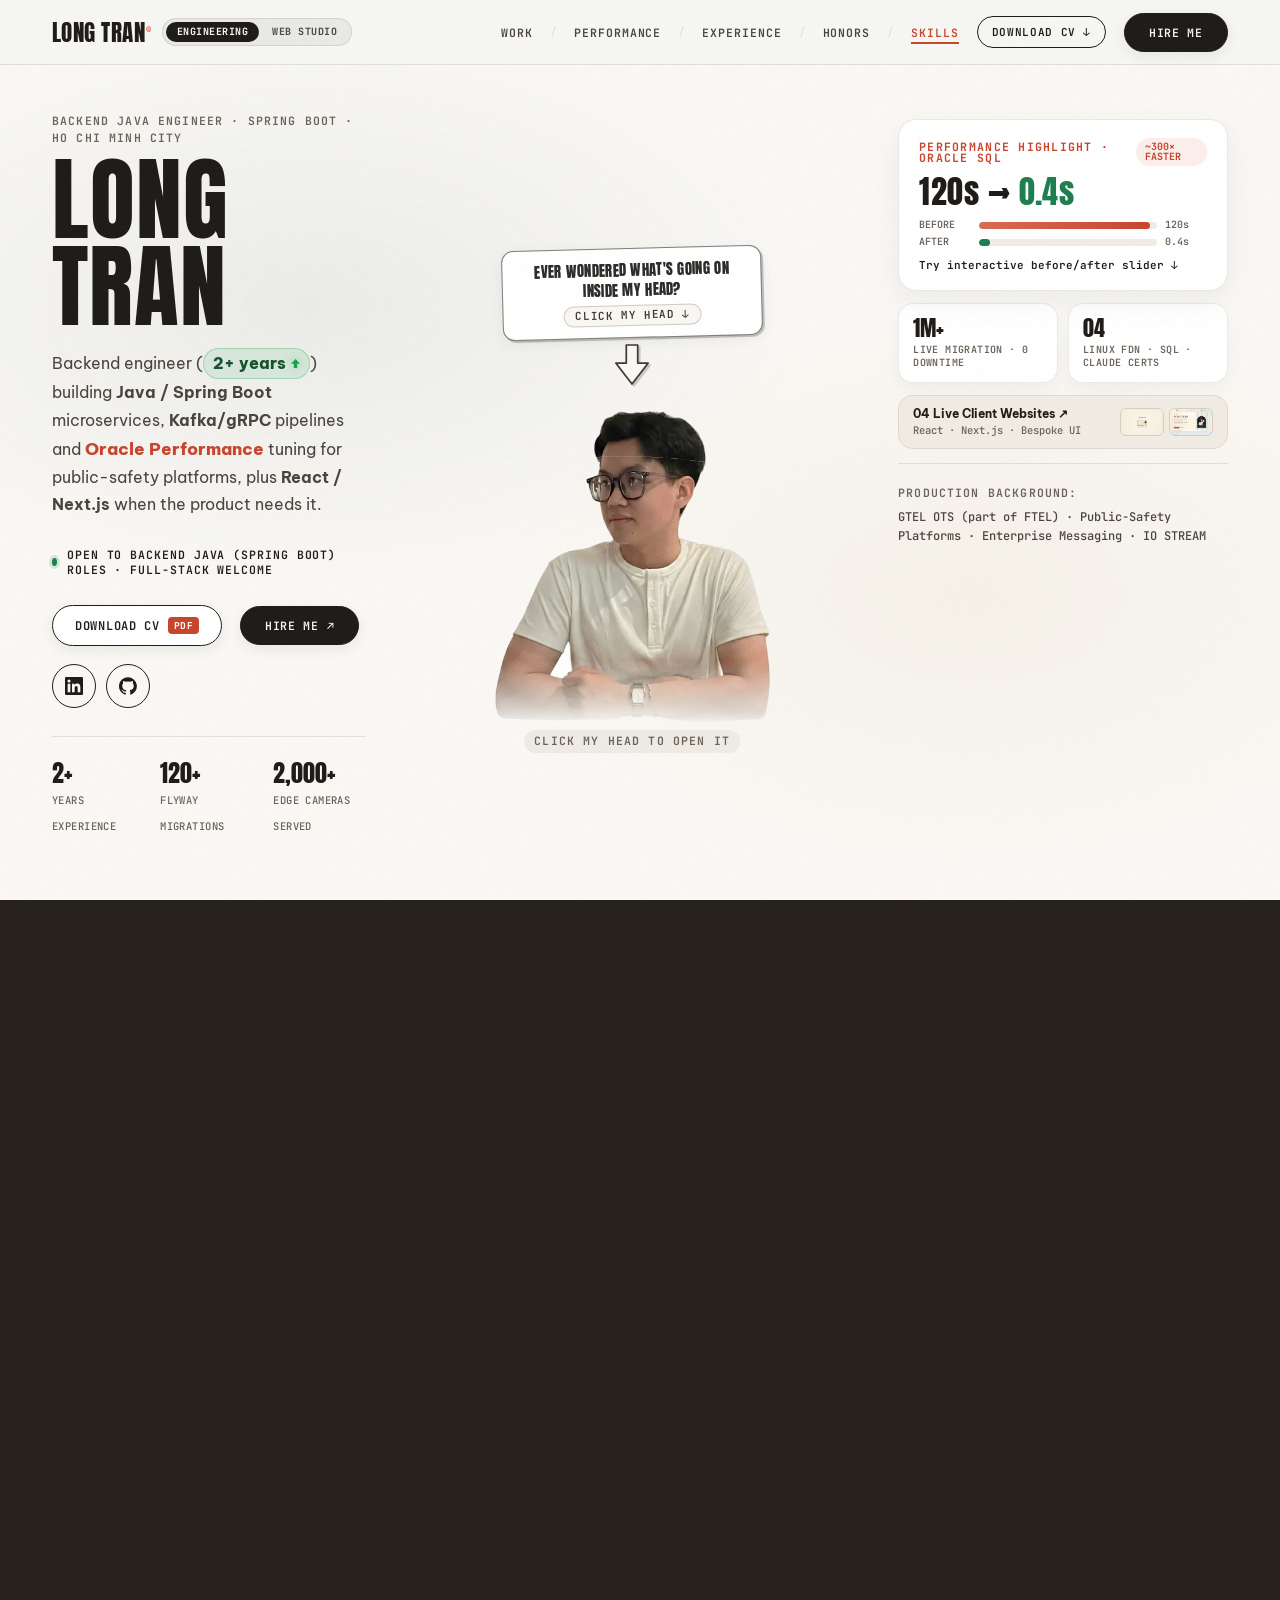
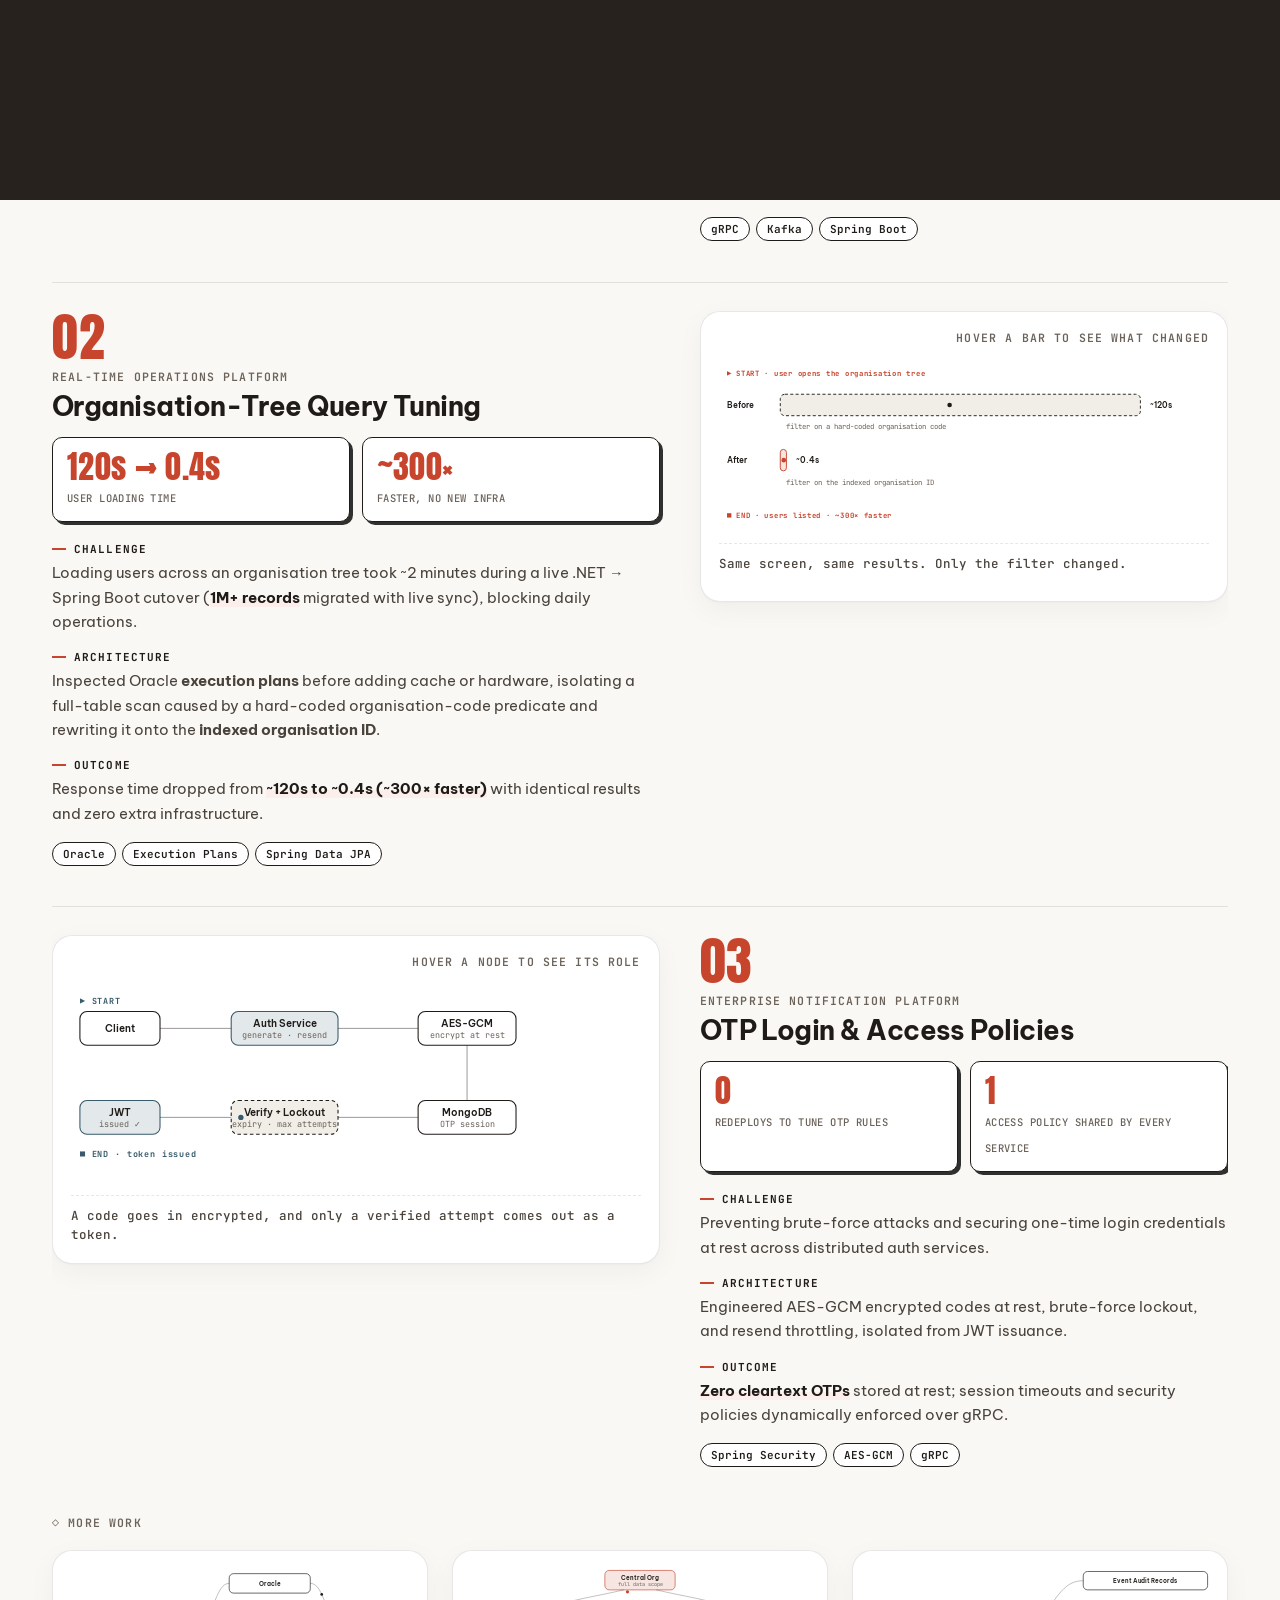
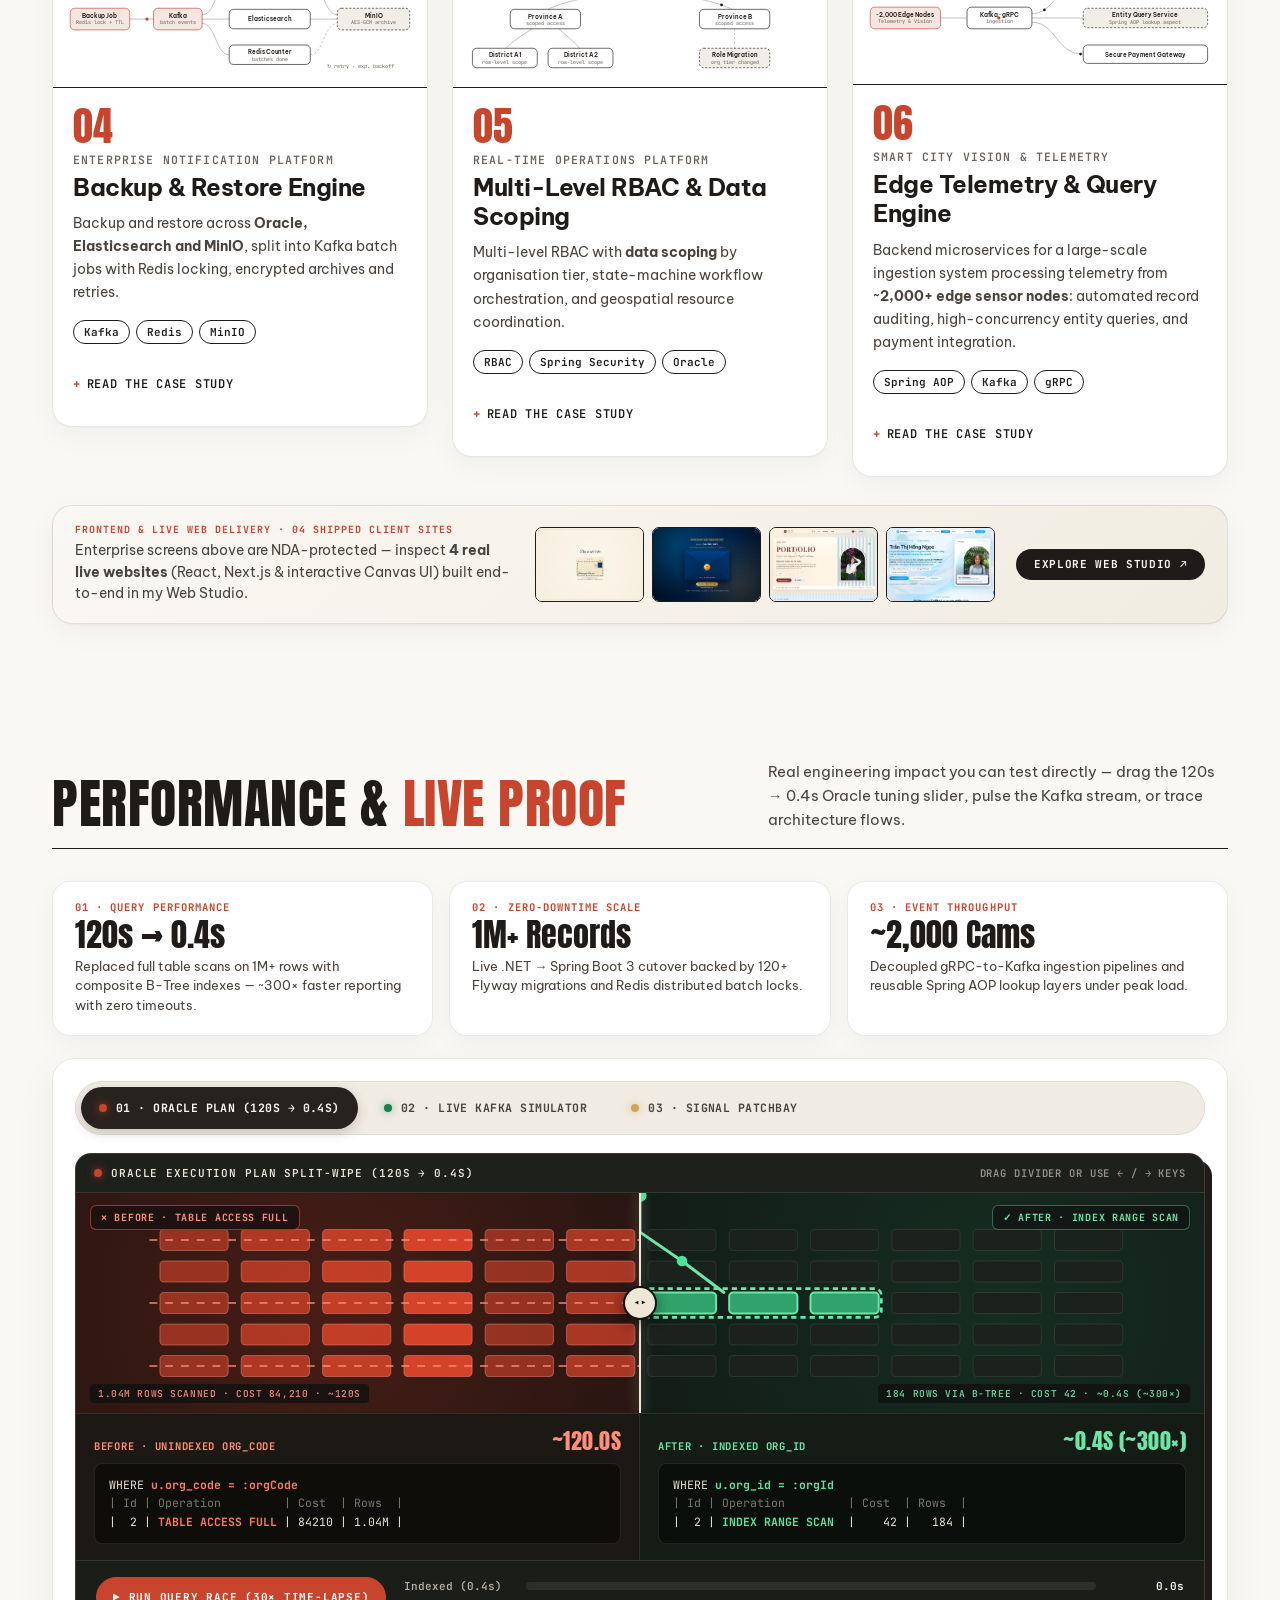
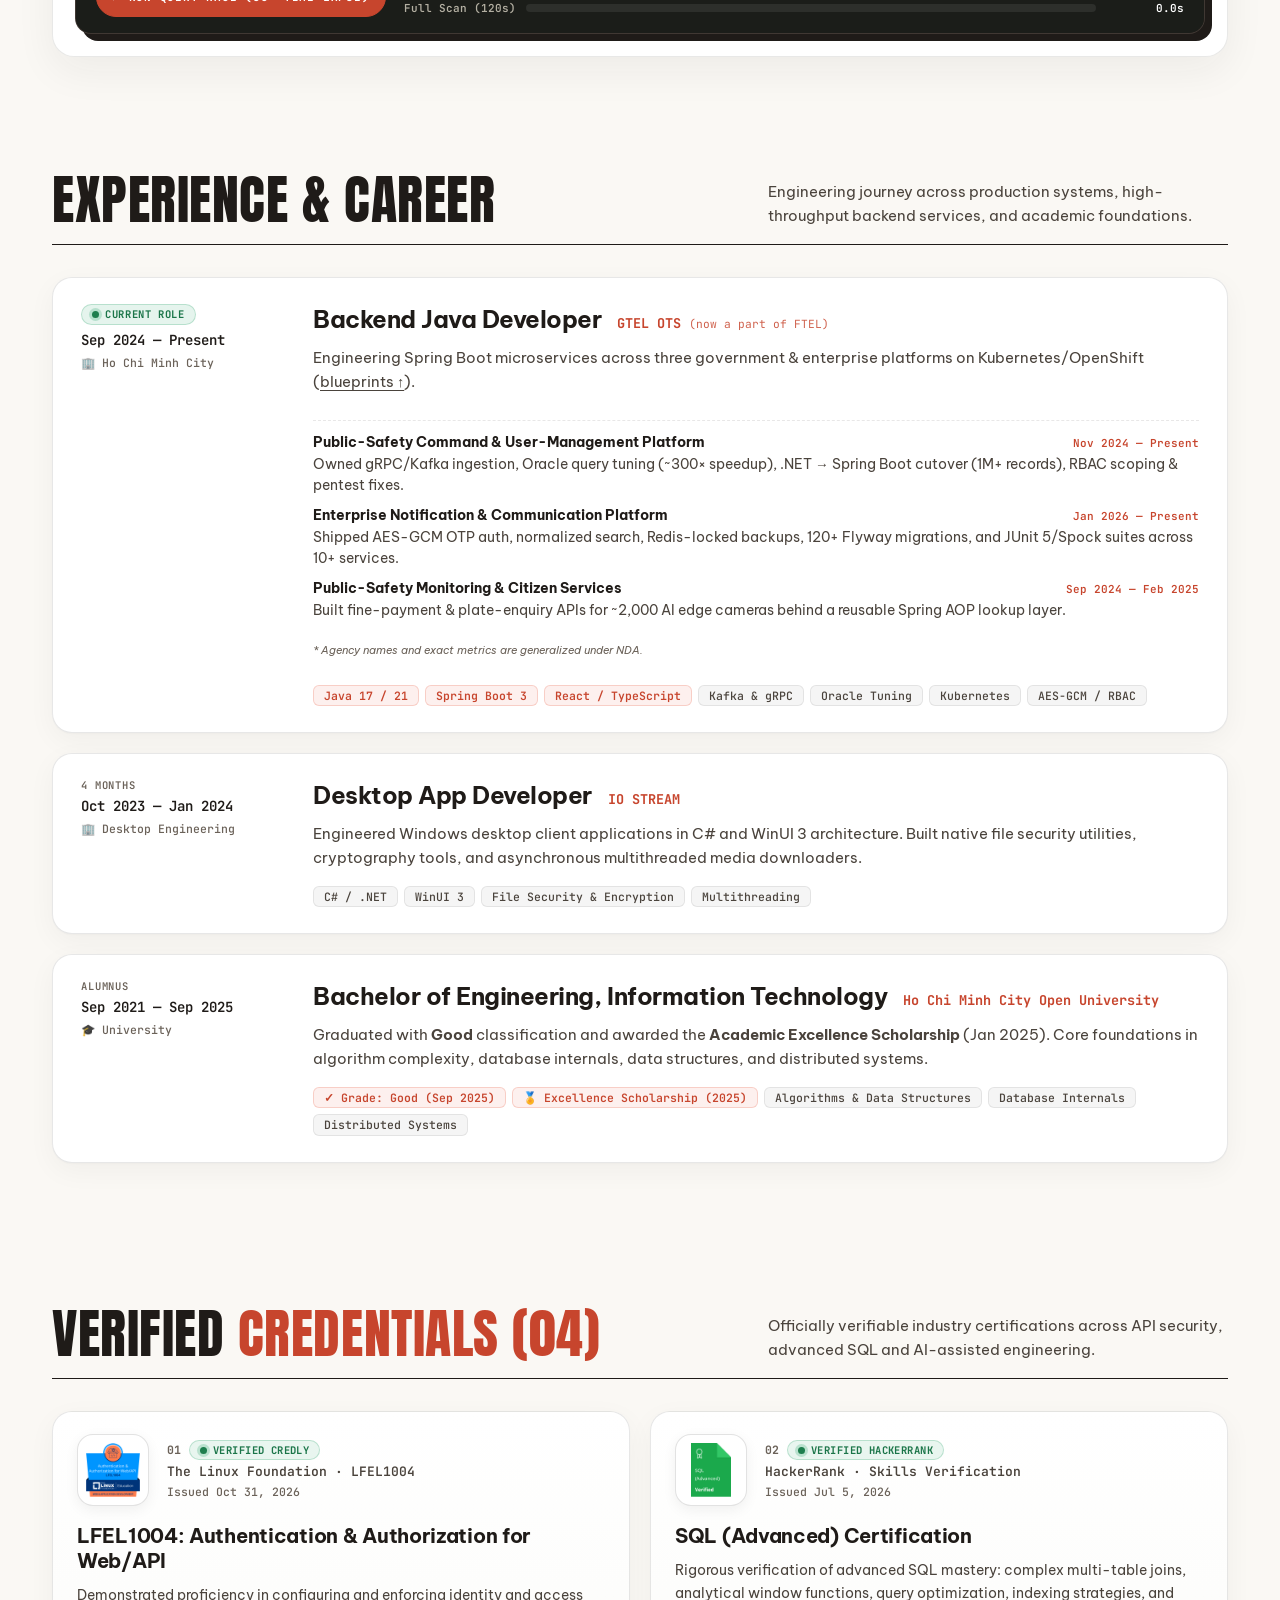
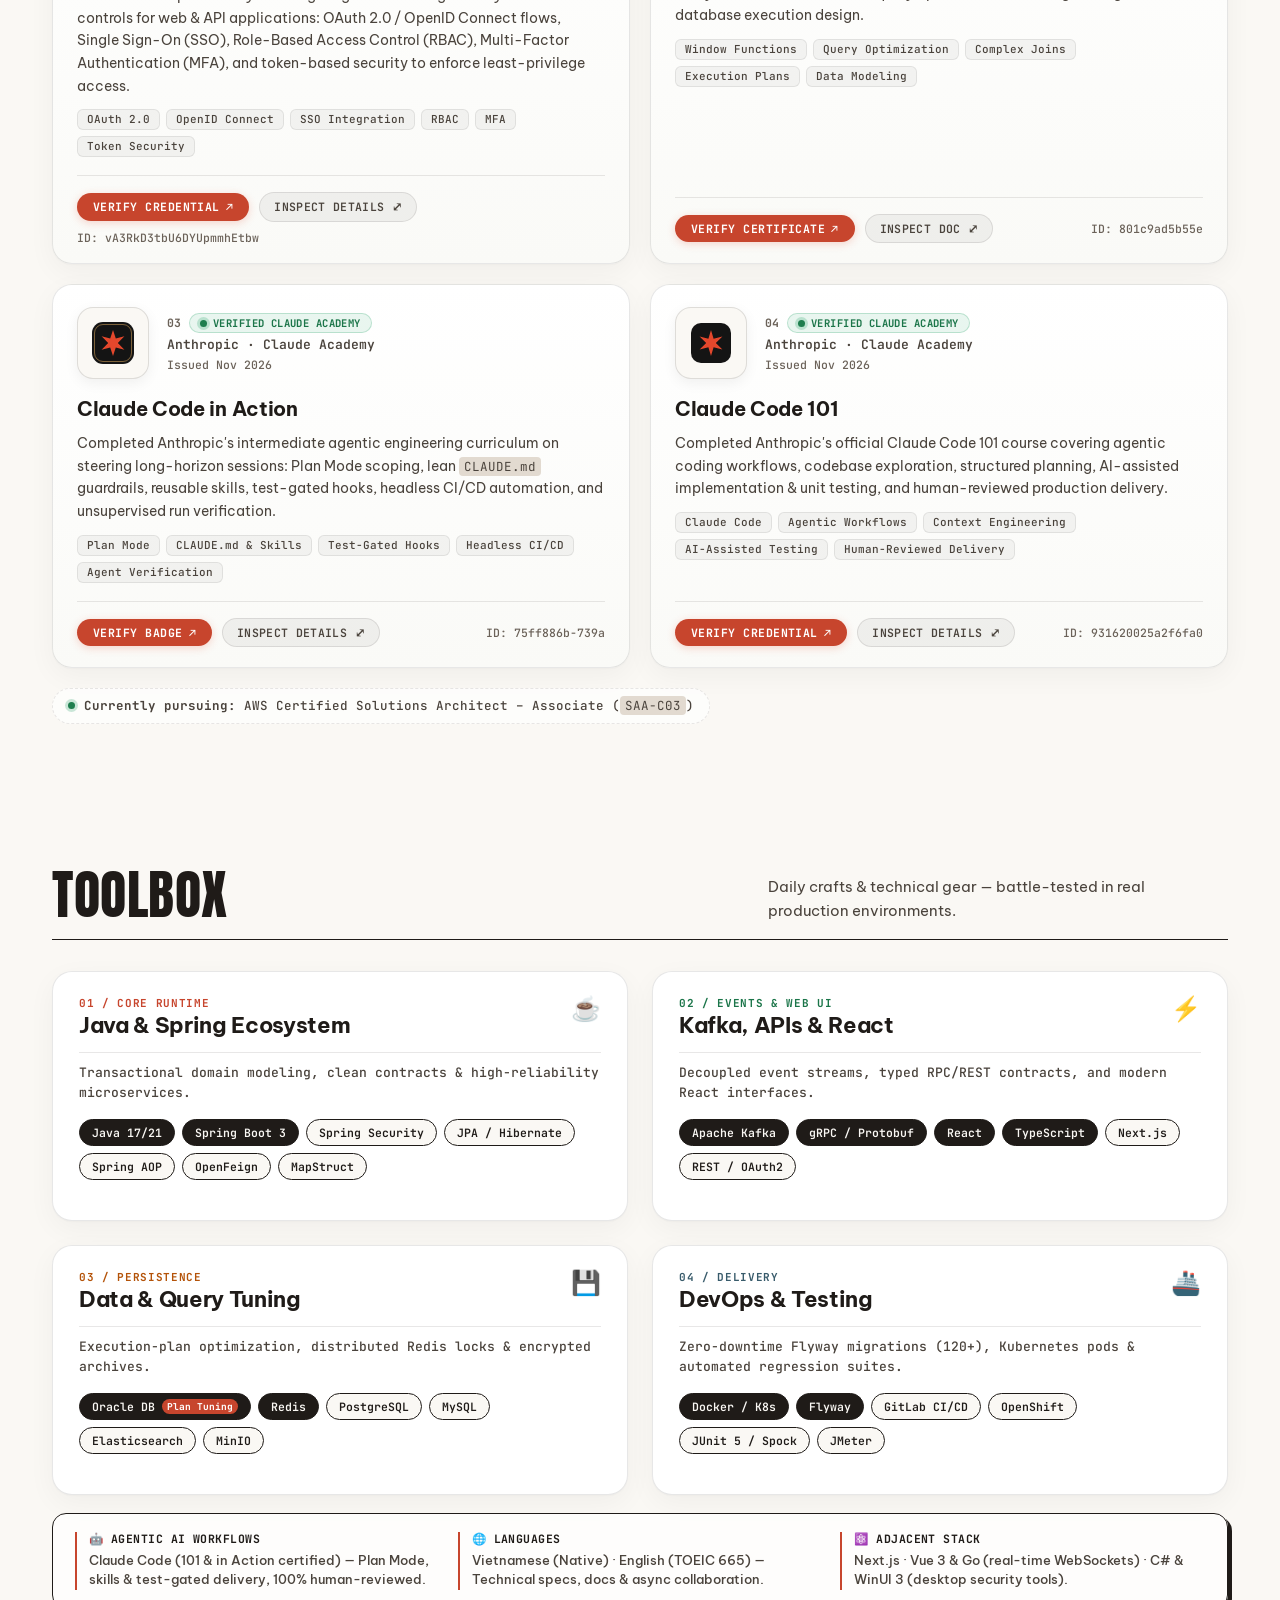
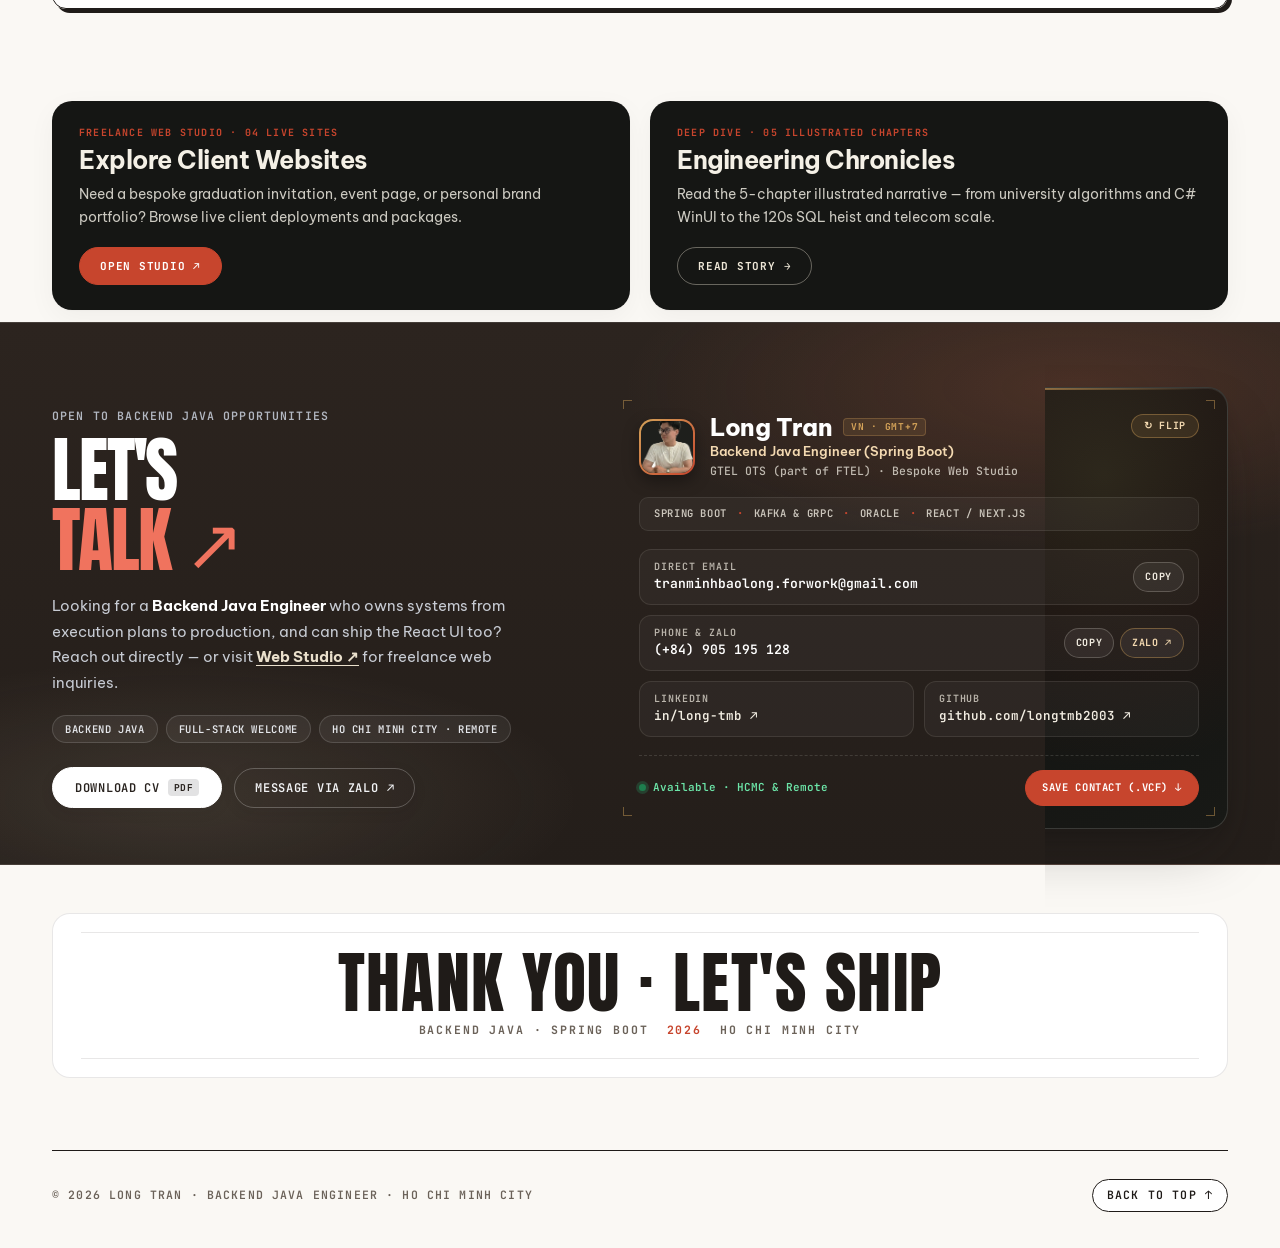
<file: index.html>
<!DOCTYPE html>
<html lang="en">
<head>
<meta charset="UTF-8">
<meta name="viewport" content="width=device-width, initial-scale=1.0">
<link rel="icon" type="image/svg+xml" href="assets/favicon.svg">
<meta name="description" content="Long Tran — Backend Java Engineer (Spring Boot). Microservices, Kafka, gRPC and Oracle performance tuning for high-reliability platforms, plus React/TypeScript when the product needs it.">
<meta property="og:title" content="Long Tran — Backend Java Engineer (Spring Boot · Kafka)">
<meta property="og:description" content="Backend Java Engineer: Spring Boot microservices, Kafka, gRPC and Oracle performance tuning, plus React/TypeScript when needed.">
<meta property="og:type" content="website">
<meta property="og:url" content="https://longtmb2003.github.io/">
<meta property="og:image" content="https://longtmb2003.github.io/assets/og-preview.png">
<meta property="og:image:width" content="1200">
<meta property="og:image:height" content="630">
<meta property="og:image:alt" content="Long Tran — Backend Java Engineer (Spring Boot · Kafka)">
<meta name="twitter:card" content="summary_large_image">
<meta name="twitter:title" content="Long Tran — Backend Java Engineer (Spring Boot · Kafka)">
<meta name="twitter:description" content="Backend Java Engineer: Spring Boot microservices, Kafka, gRPC and Oracle performance tuning, plus React/TypeScript when needed.">
<meta name="twitter:image" content="https://longtmb2003.github.io/assets/og-preview.png">
<link rel="canonical" href="https://longtmb2003.github.io/">
<meta name="theme-color" content="#FBF8F3">
<title>Long Tran — Backend Java Engineer (Spring Boot · Kafka)</title>
<link rel="preconnect" href="https://fonts.googleapis.com">
<link rel="preconnect" href="https://fonts.gstatic.com" crossorigin>
<link href="https://fonts.googleapis.com/css2?family=Anton&family=Be+Vietnam+Pro:wght@400;500;600;700;800&family=JetBrains+Mono:wght@400;500;600;700&family=Caveat:wght@600&display=swap" rel="stylesheet">
<script type="application/ld+json">
{
  "@context": "https://schema.org",
  "@type": "Person",
  "name": "Long Tran",
  "jobTitle": "Backend Java Engineer (Spring Boot)",
  "url": "https://longtmb2003.github.io/",
  "image": "https://longtmb2003.github.io/assets/long.png",
  "email": "mailto:tranminhbaolong.forwork@gmail.com",
  "telephone": "+84905195128",
  "address": { "@type": "PostalAddress", "addressLocality": "Ho Chi Minh City", "addressCountry": "VN" },
  "sameAs": [
    "https://www.linkedin.com/in/long-tmb",
    "https://github.com/longtmb2003"
  ],
  "knowsAbout": ["Java", "Spring Boot", "React", "TypeScript", "Apache Kafka", "gRPC", "Oracle Database", "Kubernetes"]
}
</script>
<link rel="stylesheet" href="assets/styles.css">
</head>
<body>
<a class="access-skip" href="#work">Skip to selected work</a>

<header class="topbar">
  <div class="top-progress-bar" id="topProgressBar"></div>
  <div class="wrap">
    <div class="logo-block">
      <a class="logo" href="#about">Long Tran<sup>©</sup></a>
      <div class="mode-switch" role="navigation" aria-label="Portfolio mode">
        <a class="mode-pill active" href="index.html" aria-current="page">Engineering</a>
        <a class="mode-pill" href="studio.html">Web Studio</a>
      </div>
    </div>

    <nav class="nav" aria-label="Primary navigation">
      <a href="#work">Work</a>
      <span class="nav-dot" aria-hidden="true">/</span>
      <a href="#lab">Performance</a>
      <span class="nav-dot" aria-hidden="true">/</span>
      <a href="#experience">Experience</a>
      <span class="nav-dot" aria-hidden="true">/</span>
      <a href="#achievements">Honors</a>
      <span class="nav-dot" aria-hidden="true">/</span>
      <a href="#skills">Skills</a>
    </nav>



    <a class="btn-cv-top" href="assets/CV_LongTran_BackendJavaDeveloper.pdf" target="_blank" rel="noopener noreferrer" download="CV_LongTran_BackendJavaDeveloper.pdf" title="Download CV (PDF)">Download CV ↓</a>
    <details class="mobile-index">
      <summary>Menu <span aria-hidden="true">+</span></summary>
      <nav aria-label="Page index">
        <a href="#about"><span>01</span> Meet Long</a>
        <a href="#work"><span>02</span> Enterprise Systems</a>
        <a href="#lab"><span>03</span> Interactive Lab</a>
        <a href="#experience"><span>04</span> Experience &amp; Degree</a>
        <a href="#achievements"><span>05</span> Certifications</a>
        <a href="#skills"><span>06</span> Tech Toolbox</a>
        <a href="studio.html"><span>07</span> Web Studio (Freelance) →</a>
        <a href="story.html"><span>08</span> Career Chronicles →</a>
        <a href="#contact"><span>09</span> Business Card &amp; Contact ↗</a>
      </nav>
    </details>
    <a class="hire" href="#contact">Hire Me</a>
  </div>
</header>

<main>

<div class="wrap">

<!-- HERO SECTION: INSIDE MY HEAD & EDITORIAL MANIFESTO -->
<section id="about" class="hero">
  <div class="hero-grid">
    <!-- LEFT: INTRO / POLAROID SCRAP CARD -->
    <div class="hero-left" id="heroLeft">
      <div class="intro-card" id="introCard">
        <p class="label">Backend Java Engineer · Spring Boot · Ho Chi Minh City</p>
        <h1 class="display">Long<br>Tran</h1>
        <p class="hero-desc">Backend engineer (<span class="lvl-up-stat"><strong>2+ years</strong><span class="lvl-up-arrow" aria-hidden="true" title="Leveling up"><svg viewBox="0 0 12 12" width="11" height="11"><path d="M6 1.2L10.8 6.4H7.8V10.8H4.2V6.4H1.2L6 1.2Z" fill="currentColor"/></svg></span></span>) building <strong>Java / Spring Boot</strong> microservices, <strong>Kafka/gRPC</strong> pipelines and <span class="perf-emphasis">Oracle Performance</span> tuning for public-safety platforms, plus <strong>React / Next.js</strong> when the product needs it.</p>
        <div class="avail">Open to Backend Java (Spring Boot) roles · Full-stack welcome</div>
        <div class="hero-actions">
          <a class="cv-cta" href="assets/CV_LongTran_BackendJavaDeveloper.pdf" target="_blank" rel="noopener noreferrer" download="CV_LongTran_BackendJavaDeveloper.pdf">
            <span>Download CV</span>
            <span class="cv-badge">PDF</span>
          </a>
          <a class="hire" href="#contact">Hire Me ↗</a>
          <div class="hero-social">
            <a href="https://www.linkedin.com/in/long-tmb/" target="_blank" rel="noopener noreferrer" aria-label="LinkedIn profile" title="LinkedIn">
              <svg viewBox="0 0 24 24" width="18" height="18" aria-hidden="true"><path fill="currentColor" d="M20.45 20.45h-3.56v-5.57c0-1.33-.02-3.04-1.85-3.04-1.86 0-2.14 1.45-2.14 2.94v5.67H9.35V9h3.41v1.56h.05c.48-.9 1.64-1.85 3.37-1.85 3.6 0 4.27 2.37 4.27 5.46v6.28ZM5.34 7.43a2.06 2.06 0 1 1 0-4.13 2.06 2.06 0 0 1 0 4.13ZM7.12 20.45H3.56V9h3.56v11.45ZM22.22 0H1.77C.79 0 0 .77 0 1.73v20.54C0 23.23.79 24 1.77 24h20.45c.98 0 1.78-.77 1.78-1.73V1.73C24 .77 23.2 0 22.22 0Z"/></svg>
            </a>
            <a href="https://github.com/longtmb2003" target="_blank" rel="noopener noreferrer" aria-label="GitHub profile" title="GitHub">
              <svg viewBox="0 0 24 24" width="18" height="18" aria-hidden="true"><path fill="currentColor" d="M12 .3a12 12 0 0 0-3.8 23.38c.6.12.83-.26.83-.57v-2.1c-3.34.73-4.04-1.6-4.04-1.6-.55-1.4-1.34-1.77-1.34-1.77-1.08-.74.09-.73.09-.73 1.2.09 1.83 1.24 1.83 1.24 1.07 1.83 2.8 1.3 3.49 1 .1-.78.42-1.31.76-1.6-2.67-.31-5.47-1.34-5.47-5.93 0-1.31.47-2.38 1.24-3.22-.14-.3-.54-1.52.1-3.18 0 0 1-.32 3.3 1.23a11.5 11.5 0 0 1 6 0c2.28-1.55 3.29-1.23 3.29-1.23.64 1.66.24 2.88.12 3.18a4.65 4.65 0 0 1 1.23 3.22c0 4.61-2.8 5.62-5.48 5.92.42.36.81 1.1.81 2.22v3.29c0 .32.22.7.83.58A12 12 0 0 0 12 .3Z"/></svg>
            </a>
          </div>
        </div>
        <div class="hero-stats-row">
          <div class="h-stat"><b>2+</b><span>Years experience</span></div>
          <div class="h-stat"><b>120+</b><span>Flyway migrations</span></div>
          <div class="h-stat"><b>2,000+</b><span>Edge cameras served</span></div>
        </div>
      </div>

      <!-- POLAROID STORY CARD CONTAINER -->
      <div class="polaroid-card" id="polaroidCard" role="region" aria-live="polite">
        <div class="polaroid-drag-handle">
          <span>Memory scrap · <b id="pMemoryIndex">01/05</b></span>
          <button class="polaroid-close-btn" id="pCloseBtn" type="button" aria-label="Close memory card">Close ×</button>
        </div>
        <div class="polaroid-visual" id="pVisual"></div>
        <div class="polaroid-body">
          <span class="polaroid-tag" id="pTag">Daily craft</span>
          <h2 class="polaroid-title" id="pTitle">Java &amp; Spring Boot ☕</h2>
          <p class="polaroid-text" id="pText"></p>
          <div class="polaroid-chips" id="pChips"></div>
          <div class="polaroid-nav">
            <button class="polaroid-nav-btn" id="pPrevBtn" type="button">‹ Previous</button>
            <span class="label" style="font-size:10px;">Drag me around</span>
            <button class="polaroid-nav-btn" id="pNextBtn" type="button">Next story →</button>
          </div>
        </div>
      </div>
    </div>

    <!-- CENTER: THE STAGE & SPLIT HEAD -->
    <div class="hero-stage-container">
      <div class="stage" id="stage">
        <!-- Prominent Pointer Arrow & Speech Bubble pointing directly to head -->
        <div class="bubble" id="speechBubble" role="button" tabindex="0" aria-label="Click to explore my head">
          <div class="bubble-box">
            Ever wondered what's going on inside my head?
            <span class="bubble-sub">CLICK MY HEAD ↓</span>
          </div>
          <div class="pointer-arrow-wrap">
            <svg class="pointer-arrow-svg" viewBox="0 0 42 46" fill="none" xmlns="http://www.w3.org/2000/svg">
              <path d="M15,2 L27,2 L27,21 L38,21 L21,43 L4,21 L15,21 Z" fill="#FAF7F2" stroke="#3C3935" stroke-width="1.8" stroke-linejoin="round"/>
            </svg>
          </div>
        </div>

        <button class="item" data-idx="0" data-id="java" style="--i:0;--dx:-195;--dy:-180;--r:-6deg"><b aria-hidden="true">☕</b><span>Java</span></button>
        <button class="item" data-idx="1" data-id="kafka" style="--i:1;--dx:-115;--dy:-282;--r:-3deg"><b aria-hidden="true">📨</b><span>Kafka</span></button>
        <button class="item item-perf" data-idx="2" data-id="oracle" style="--i:2;--dx:0;--dy:-326;--r:0deg"><b aria-hidden="true">⚡</b><span>Performance</span></button>
        <button class="item" data-idx="3" data-id="security" style="--i:3;--dx:115;--dy:-282;--r:3deg"><b aria-hidden="true">🔐</b><span>Security</span></button>
        <button class="item" data-idx="4" data-id="sql" style="--i:4;--dx:195;--dy:-180;--r:6deg"><b aria-hidden="true">🏅</b><span>SQL</span></button>

        <!-- The Head Assembly -->
        <button class="head-box" id="headBtn" type="button" aria-expanded="false" aria-controls="stage" aria-label="Open my head to explore my memories">
          <!-- Upper lid part -->
          <img class="head-lid" src="assets/head_lid.webp" alt="Long Tran - head top" width="452" height="512">
          
          <!-- Inner skull glow & neural particles -->
          <div class="head-interior" aria-hidden="true">
            <div class="head-glow"></div>
            <div class="particles-stream">
              <span>☕</span><span>⚡</span><span>{ }</span><span>01</span>
            </div>
          </div>
          
          <!-- Lower face & shoulders part -->
          <img class="head-base" src="assets/head_base.webp" alt="Long Tran - head base" width="452" height="512">
        </button>

        <div class="head-hint label" id="headHint" aria-live="polite">Click my head to open it</div>
      </div>
    </div>

    <!-- RIGHT: PROOF PANEL -->
    <div class="hero-right">
      <div class="hero-proof-panel">
        <a class="hero-perf-card" href="#lab">
          <div class="hero-perf-top">
            <span class="hero-perf-kicker">Performance Highlight · Oracle SQL</span>
            <span class="hero-perf-badge">~300× FASTER</span>
          </div>
          <div class="hero-perf-headline">120s → <span>0.4s</span></div>
          <div class="hero-perf-bars" aria-hidden="true">
            <div class="hp-bar-row"><span>BEFORE</span><div class="hp-bar-track"><div class="hp-bar-fill before"></div></div><span>120s</span></div>
            <div class="hp-bar-row"><span>AFTER</span><div class="hp-bar-track"><div class="hp-bar-fill after"></div></div><span>0.4s</span></div>
          </div>
          <span class="hero-perf-link">Try interactive before/after slider ↓</span>
        </a>

        <div class="hero-proof-grid">
          <a class="hero-mini-tile" href="#experience">
            <b>1M+</b>
            <span>Live Migration · 0 Downtime</span>
          </a>
          <a class="hero-mini-tile" href="#achievements">
            <b>04</b>
            <span>Linux Fdn · SQL · Claude Certs</span>
          </a>
        </div>

        <a class="hero-studio-strip" href="studio.html">
          <div class="hero-studio-strip-copy">
            <strong>04 Live Client Websites ↗</strong>
            <span>React · Next.js · Bespoke UI</span>
          </div>
          <div class="hero-studio-thumbs" aria-hidden="true">
            <img src="assets/projects/vodinhlong.webp" alt="" width="44" height="28">
            <img src="assets/projects/tranhuynhanhthu.webp" alt="" width="44" height="28">
          </div>
        </a>
      </div>

      <div class="trusted-block" style="margin-top:14px;">
        <span class="label">Production background:</span>
        <p class="trusted-names">GTEL OTS (part of FTEL) · Public-Safety Platforms · Enterprise Messaging · IO STREAM</p>
      </div>
    </div>
  </div>
</section>
</div>

<!-- CRISS-CROSS DUAL-ANGLE KINETIC RIBBON -->
<div class="cross-ribbon-wrap" aria-hidden="true">
  <div class="cross-ribbon back">
    <div class="cross-track">
      <span>Spring Boot 3</span><span class="cross-sep">/</span><span>Apache Kafka</span><span class="cross-sep">/</span><span>gRPC &amp; Protobuf</span><span class="cross-sep">/</span><span>Oracle Plan Tuning</span><span class="cross-sep">/</span><span>Redis Locks</span><span class="cross-sep">/</span><span>Kubernetes</span><span class="cross-sep">/</span><span>Flyway 120+</span><span class="cross-sep">/</span>
      <span>Spring Boot 3</span><span class="cross-sep">/</span><span>Apache Kafka</span><span class="cross-sep">/</span><span>gRPC &amp; Protobuf</span><span class="cross-sep">/</span><span>Oracle Plan Tuning</span><span class="cross-sep">/</span><span>Redis Locks</span><span class="cross-sep">/</span><span>Kubernetes</span><span class="cross-sep">/</span><span>Flyway 120+</span><span class="cross-sep">/</span>
    </div>
  </div>
  <div class="cross-ribbon front">
    <div class="cross-track">
      <span>Java 21</span><span class="cross-sep">/</span><span>React &amp; TypeScript</span><span class="cross-sep">/</span><span>Next.js</span><span class="cross-sep">/</span><span>API Security (AES-GCM · RBAC)</span><span class="cross-sep">/</span><span>2,000+ Edge Cameras</span><span class="cross-sep">/</span><span>Bespoke Web Studio</span><span class="cross-sep">/</span>
      <span>Java 21</span><span class="cross-sep">/</span><span>React &amp; TypeScript</span><span class="cross-sep">/</span><span>Next.js</span><span class="cross-sep">/</span><span>API Security (AES-GCM · RBAC)</span><span class="cross-sep">/</span><span>2,000+ Edge Cameras</span><span class="cross-sep">/</span><span>Bespoke Web Studio</span><span class="cross-sep">/</span>
    </div>
  </div>
</div>

<div class="wrap">
<section id="work">
  <div class="sec-head work-sec-head rv">
    <div>
      <h2 class="display">Enterprise Systems <span class="accent">(06)</span></h2>
      <p>Production backend architectures rendered as interactive blueprints (client UIs are NDA-protected).</p>
    </div>
    <div class="work-filter-pills" role="group" aria-label="Filter enterprise systems">
      <button type="button" class="work-filter-pill active" data-work-filter="all" aria-pressed="true">All <sup>06</sup></button>
      <button type="button" class="work-filter-pill" data-work-filter="featured" aria-pressed="false">Featured Blueprints <sup>03</sup></button>
      <button type="button" class="work-filter-pill" data-work-filter="more" aria-pressed="false">More Systems <sup>03</sup></button>
    </div>
  </div>

  <p class="label work-group rv" data-work-group="featured">◆ Featured case studies</p>

  <!-- FEATURED 01 -->
  <article class="case-study rv" data-work-group="featured">
    <div class="box proj-media" style="--dg:var(--c-green)">
      <div class="dgm-bar"><span class="label">Hover a node to see its role</span></div>
      <svg class="dgm" viewBox="0 0 640 225" xmlns="http://www.w3.org/2000/svg">
        <text class="se" x="6" y="80">▶ START</text>
        <g class="n" tabindex="0" style="--d:0s" data-role="Command system: operators create incidents here, and each incident is emitted once as an event.">
          <rect class="node hot" x="6" y="88" width="110" height="40" rx="8"/>
          <text class="lbl" x="61" y="106" text-anchor="middle">Command System</text>
          <text class="sub" x="61" y="118" text-anchor="middle">incident events</text>
        </g>
        <g class="n" tabindex="0" style="--d:.6s" data-role="gRPC gateway: the single intake point. A typed contract checks every event before it enters the stream.">
          <rect class="node" x="160" y="88" width="100" height="40" rx="8"/>
          <text class="lbl" x="210" y="106" text-anchor="middle">gRPC Gateway</text>
          <text class="sub" x="210" y="118" text-anchor="middle">typed contract</text>
        </g>
        <g class="n" tabindex="0" style="--d:1.2s" data-role="Kafka topics: each downstream system reads with its own consumer group, so one slow reader cannot hold up the others.">
          <rect class="node hot" x="315" y="88" width="80" height="40" rx="8"/>
          <text class="lbl" x="355" y="111" text-anchor="middle">Kafka</text>
        </g>
        <g class="n" tabindex="0" style="--d:1.8s" data-role="Support system: consumer group A, reads the incident stream on its own schedule.">
          <rect class="node" x="470" y="22" width="160" height="34" rx="8"/>
          <text class="lbl" x="550" y="44" text-anchor="middle">Support System</text>
        </g>
        <g class="n" tabindex="0" style="--d:1.8s" data-role="Edge units: consumer group B, receive the same events independently.">
          <rect class="node" x="470" y="90" width="160" height="34" rx="8"/>
          <text class="lbl" x="550" y="112" text-anchor="middle">Edge Units</text>
        </g>
        <g class="n" tabindex="0" style="--d:1.8s" data-role="Event log and database: consumer group C, keeps raw events so history can be checked later.">
          <rect class="node" x="470" y="158" width="160" height="34" rx="8"/>
          <text class="lbl" x="550" y="180" text-anchor="middle">Event Log + DB</text>
        </g>
        <path class="edge flow" style="--d:.3s" d="M116,108 L160,108"/>
        <path class="edge flow" style="--d:.9s" d="M260,108 L315,108"/>
        <path class="edge flow" style="--d:1.5s" d="M395,100 C430,100 430,39 470,39"/>
        <path class="edge flow" style="--d:1.5s" d="M395,108 L470,107"/>
        <path class="edge flow" style="--d:1.5s" d="M395,116 C430,116 430,175 470,175"/>
        <circle class="pulse" r="3"><animateMotion dur="2.2s" repeatCount="indefinite" path="M116,108 L160,108 L260,108 L315,108"/></circle>
        <circle class="pulse w" r="2.5"><animateMotion dur="2s" begin="0.2s" repeatCount="indefinite" path="M395,100 C430,100 430,39 470,39"/></circle>
        <circle class="pulse w" r="2.5"><animateMotion dur="2s" begin="0.5s" repeatCount="indefinite" path="M395,108 L470,107"/></circle>
        <circle class="pulse w" r="2.5"><animateMotion dur="2s" begin="0.8s" repeatCount="indefinite" path="M395,116 C430,116 430,175 470,175"/></circle>
        <text class="se" x="405" y="214">■ END · 3 independent consumers</text>
      </svg>
      <p class="dgm-cap" aria-live="polite">Data starts at the command system and ends in three independent consumers.</p>
    </div>
    <div class="cs-text">
      <div class="proj-no">01</div>
      <div class="p-tag label">Real-Time Operations Platform</div>
      <h3>Incident-Event Pipeline</h3>
      <div class="cs-metrics">
        <div><b>3</b><span>systems on one stream</span></div>
        <div><b>0</b><span>producer changes per new consumer</span></div>
      </div>
      <dl class="cs-body">
        <dt>Challenge</dt>
        <dd>Command, support and field edge systems all needed identical operational events; point-to-point calls coupled them tightly so one slow downstream service stalled the others.</dd>
        <dt>Architecture</dt>
        <dd>Designed a typed gRPC ingress gateway publishing into partitioned Kafka topics with isolated consumer groups per downstream system and raw event auditing.</dd>
        <dt>Outcome</dt>
        <dd>Downstream services scale and recover independently, and <b class="m">new consumers attach with zero producer changes</b>.</dd>
      </dl>
      <div class="chip-row"><span class="chip">gRPC</span><span class="chip">Kafka</span><span class="chip">Spring Boot</span></div>
    </div>
  </article>

  <!-- FEATURED 02 -->
  <article class="case-study flip rv" data-work-group="featured">
    <div class="box proj-media" style="--dg:var(--accent)">
      <div class="dgm-bar"><span class="label">Hover a bar to see what changed</span></div>
      <svg class="dgm" viewBox="0 0 640 225" xmlns="http://www.w3.org/2000/svg">
        <text class="se" x="10" y="22">▶ START · user opens the organisation tree</text>
        <g class="n" tabindex="0" style="--d:.2s" data-role="Before: the query filtered on a hard-coded organisation code that the database could not use efficiently. About two minutes per load.">
          <text class="lbl" x="10" y="64">Before</text>
          <rect class="node warn" x="80" y="46" width="470" height="28" rx="6"/>
          <text class="lbl" x="562" y="64">~120s</text>
          <text class="sub" x="88" y="92">filter on a hard-coded organisation code</text>
        </g>
        <g class="n" tabindex="0" style="--d:2.8s" data-role="After: the same results, with the filter rewritten on the indexed organisation ID. Found by reading the execution plans.">
          <text class="lbl" x="10" y="136">After</text>
          <rect class="node hot" x="80" y="118" width="8" height="28" rx="4"/>
          <text class="lbl" x="100" y="136">~0.4s</text>
          <text class="sub" x="88" y="164">filter on the indexed organisation ID</text>
        </g>
        <circle class="pulse w" r="3"><animateMotion dur="6s" repeatCount="indefinite" path="M86,60 L544,60"/></circle>
        <circle class="pulse" r="3"><animateMotion dur="0.5s" repeatCount="indefinite" path="M82,132 L86,132"/></circle>
        <text class="se" x="10" y="208">■ END · users listed · ~300× faster</text>
      </svg>
      <p class="dgm-cap" aria-live="polite">Same screen, same results. Only the filter changed.</p>
    </div>
    <div class="cs-text">
      <div class="proj-no">02</div>
      <div class="p-tag label">Real-Time Operations Platform</div>
      <h3>Organisation-Tree Query Tuning</h3>
      <div class="cs-metrics">
        <div><b>120s → 0.4s</b><span>user loading time</span></div>
        <div><b>~300×</b><span>faster, no new infra</span></div>
      </div>
      <dl class="cs-body">
        <dt>Challenge</dt>
        <dd>Loading users across an organisation tree took ~2 minutes during a live .NET → Spring Boot cutover (<b class="m">1M+ records</b> migrated with live sync), blocking daily operations.</dd>
        <dt>Architecture</dt>
        <dd>Inspected Oracle <strong>execution plans</strong> before adding cache or hardware, isolating a full-table scan caused by a hard-coded organisation-code predicate and rewriting it onto the <strong>indexed organisation ID</strong>.</dd>
        <dt>Outcome</dt>
        <dd>Response time dropped from <b class="m">~120s to ~0.4s (~300× faster)</b> with identical results and zero extra infrastructure.</dd>
      </dl>
      <div class="chip-row"><span class="chip">Oracle</span><span class="chip">Execution Plans</span><span class="chip">Spring Data JPA</span></div>
    </div>
  </article>

  <!-- FEATURED 03 -->
  <article class="case-study rv" data-work-group="featured">
    <div class="box proj-media" style="--dg:var(--c-indigo)">
      <div class="dgm-bar"><span class="label">Hover a node to see its role</span></div>
      <svg class="dgm" viewBox="0 0 640 225" xmlns="http://www.w3.org/2000/svg">
        <text class="se" x="10" y="24">▶ START</text>
        <g class="n" tabindex="0" style="--d:0s" data-role="Client: the user asks for a one-time code.">
          <rect class="node" x="10" y="32" width="90" height="38" rx="8"/>
          <text class="lbl" x="55" y="55" text-anchor="middle">Client</text>
        </g>
        <g class="n" tabindex="0" style="--d:.6s" data-role="Auth service: generates the code, applies the resend quota and masks phone numbers in logs.">
          <rect class="node hot" x="180" y="32" width="120" height="38" rx="8"/>
          <text class="lbl" x="240" y="49" text-anchor="middle">Auth Service</text>
          <text class="sub" x="240" y="62" text-anchor="middle">generate · resend</text>
        </g>
        <g class="n" tabindex="0" style="--d:1.2s" data-role="AES-GCM: the code is encrypted before it is stored, so a leaked record does not expose a usable OTP.">
          <rect class="node" x="390" y="32" width="110" height="38" rx="8"/>
          <text class="lbl" x="445" y="49" text-anchor="middle">AES-GCM</text>
          <text class="sub" x="445" y="62" text-anchor="middle">encrypt at rest</text>
        </g>
        <g class="n" tabindex="0" style="--d:1.8s" data-role="MongoDB: the OTP session keeps the encrypted code, its expiry and the failed-attempt counter.">
          <rect class="node" x="390" y="132" width="110" height="38" rx="8"/>
          <text class="lbl" x="445" y="149" text-anchor="middle">MongoDB</text>
          <text class="sub" x="445" y="162" text-anchor="middle">OTP session</text>
        </g>
        <g class="n" tabindex="0" style="--d:2.4s" data-role="Verify and lockout: checks expiry and attempts. Validity, max attempts and lockout time are editable at runtime through an admin API.">
          <rect class="node warn" x="180" y="132" width="120" height="38" rx="8"/>
          <text class="lbl" x="240" y="149" text-anchor="middle">Verify + Lockout</text>
          <text class="sub" x="240" y="162" text-anchor="middle">expiry · max attempts</text>
        </g>
        <g class="n" tabindex="0" style="--d:3s" data-role="JWT: issued on success. Refresh-token lifetime follows the group's session timeout, pushed to other services over gRPC.">
          <rect class="node hot" x="10" y="132" width="90" height="38" rx="8"/>
          <text class="lbl" x="55" y="149" text-anchor="middle">JWT</text>
          <text class="sub" x="55" y="162" text-anchor="middle">issued ✓</text>
        </g>
        <path class="edge flow" style="--d:.3s" d="M100,51 L180,51"/>
        <path class="edge flow" style="--d:.9s" d="M300,51 L390,51"/>
        <path class="edge flow" style="--d:1.5s" d="M445,70 L445,132"/>
        <path class="edge flow" style="--d:2.1s" d="M390,151 L300,151"/>
        <path class="edge flow" style="--d:2.7s" d="M180,151 L100,151"/>
        <circle class="pulse" r="3"><animateMotion dur="3.2s" repeatCount="indefinite" path="M100,51 L180,51 L300,51 L390,51 L445,70 L445,132 L390,151 L300,151 L180,151 L100,151"/></circle>
        <text class="se" x="10" y="196">■ END · token issued</text>
      </svg>
      <p class="dgm-cap" aria-live="polite">A code goes in encrypted, and only a verified attempt comes out as a token.</p>
    </div>
    <div class="cs-text">
      <div class="proj-no">03</div>
      <div class="p-tag label">Enterprise Notification Platform</div>
      <h3>OTP Login &amp; Access Policies</h3>
      <div class="cs-metrics">
        <div><b>0</b><span>redeploys to tune OTP rules</span></div>
        <div><b>1</b><span>access policy shared by every service</span></div>
      </div>
      <dl class="cs-body">
        <dt>Challenge</dt>
        <dd>Preventing brute-force attacks and securing one-time login credentials at rest across distributed auth services.</dd>
        <dt>Architecture</dt>
        <dd>Engineered AES-GCM encrypted codes at rest, brute-force lockout, and resend throttling, isolated from JWT issuance.</dd>
        <dt>Outcome</dt>
        <dd><b class="m">Zero cleartext OTPs</b> stored at rest; session timeouts and security policies dynamically enforced over gRPC.</dd>
      </dl>
      <div class="chip-row"><span class="chip">Spring Security</span><span class="chip">AES-GCM</span><span class="chip">gRPC</span></div>
    </div>
  </article>

  <p class="label work-group rv" data-work-group="more">◇ More work</p>
  <div class="more-grid" data-work-group="more">
    <!-- MORE 04 -->
    <article class="box more-card rv">
      <div class="proj-media"><svg class="dgm" viewBox="0 0 640 200" xmlns="http://www.w3.org/2000/svg">
          <rect class="node hot" x="6" y="80" width="110" height="40" rx="8"/>
          <text class="lbl" x="61" y="98" text-anchor="middle">Backup Job</text>
          <text class="sub" x="61" y="110" text-anchor="middle">Redis lock + TTL</text>
          <rect class="node hot" x="160" y="80" width="90" height="40" rx="8"/>
          <text class="lbl" x="205" y="98" text-anchor="middle">Kafka</text>
          <text class="sub" x="205" y="110" text-anchor="middle">batch events</text>
          <rect class="node" x="300" y="16" width="150" height="36" rx="8"/>
          <text class="lbl" x="375" y="38" text-anchor="middle">Oracle</text>
          <rect class="node" x="300" y="82" width="150" height="36" rx="8"/>
          <text class="lbl" x="375" y="104" text-anchor="middle">Elasticsearch</text>
          <rect class="node" x="300" y="148" width="150" height="36" rx="8"/>
          <text class="lbl" x="375" y="165" text-anchor="middle">Redis Counter</text>
          <text class="sub" x="375" y="177" text-anchor="middle">batches done</text>
          <rect class="node warn" x="500" y="80" width="134" height="40" rx="8"/>
          <text class="lbl" x="567" y="98" text-anchor="middle">MinIO</text>
          <text class="sub" x="567" y="110" text-anchor="middle">AES-GCM archive</text>
          <path class="edge" d="M116,100 L160,100"/>
          <path class="edge" d="M250,92 C275,92 275,34 300,34"/>
          <path class="edge" d="M250,100 L300,100"/>
          <path class="edge" d="M250,108 C275,108 275,166 300,166"/>
          <path class="edge" d="M450,34 C475,34 475,92 500,92"/>
          <path class="edge" d="M450,100 L500,100"/>
          <path class="edge dash" d="M450,166 C475,166 475,108 500,108"/>
          <circle class="pulse" r="3"><animateMotion dur="2.6s" repeatCount="indefinite" path="M116,100 L160,100 L250,100 L300,100 L450,100 L500,100"/></circle>
          <circle class="pulse w" r="2.5"><animateMotion dur="2.4s" begin="0.8s" repeatCount="indefinite" path="M250,92 C275,92 275,34 300,34 L450,34 C475,34 475,92 500,92"/></circle>
          <text class="tick" x="480" y="190">↻ retry · exp. backoff</text>
        </svg></div>
      <div class="more-body">
        <div class="proj-no">04</div><div class="p-tag label">Enterprise Notification Platform</div>
        <h3>Backup &amp; Restore Engine</h3>
        <p>Backup and restore across <strong>Oracle, Elasticsearch and MinIO</strong>, split into Kafka batch jobs with Redis locking, encrypted archives and retries.</p>
        <div class="chip-row"><span class="chip">Kafka</span><span class="chip">Redis</span><span class="chip">MinIO</span></div>
        <details class="case">
          <summary>Read the case study</summary>
          <div class="case-body">
            <h4>Problem</h4>
            <p>Backups covered large volumes of data in several stores, had to run safely with multiple pods, and restores were producing duplicate recipients.</p>
            <h4>Solution</h4>
            <p>A job takes a <strong>Redis lock</strong> (<code>setIfAbsent</code> with a TTL) so only one run proceeds. Work is split into batches published to <strong>Kafka</strong>, and a Redis counter tracks finished batches to trigger finalisation. Archive files are encrypted with <strong>AES-GCM</strong> before they reach MinIO.</p>
            <h4>Key decisions</h4>
            <p>The lock TTL keeps a crashed pod from blocking later runs · transient failures are retried with exponential backoff · the restore path was fixed so recipients are not inserted twice.</p>
            <h4>Impact</h4>
            <p>Backups run safely across pods, archives are encrypted at rest, and restores no longer create duplicate recipients.</p>
          </div>
        </details>
      </div>
    </article>
    <!-- MORE 05 -->
    <article class="box more-card rv">
      <div class="proj-media"><svg class="dgm" viewBox="0 0 640 200" xmlns="http://www.w3.org/2000/svg">
          <rect class="node hot" x="255" y="10" width="130" height="36" rx="8"/>
          <text class="lbl" x="320" y="27" text-anchor="middle">Central Org</text>
          <text class="sub" x="320" y="39" text-anchor="middle">full data scope</text>
          <rect class="node" x="80" y="82" width="130" height="36" rx="8"/>
          <text class="lbl" x="145" y="99" text-anchor="middle">Province A</text>
          <text class="sub" x="145" y="111" text-anchor="middle">scoped access</text>
          <rect class="node" x="430" y="82" width="130" height="36" rx="8"/>
          <text class="lbl" x="495" y="99" text-anchor="middle">Province B</text>
          <text class="sub" x="495" y="111" text-anchor="middle">scoped access</text>
          <rect class="node" x="10" y="154" width="120" height="36" rx="8"/>
          <text class="lbl" x="70" y="171" text-anchor="middle">District A1</text>
          <text class="sub" x="70" y="183" text-anchor="middle">row-level scope</text>
          <rect class="node" x="150" y="154" width="120" height="36" rx="8"/>
          <text class="lbl" x="210" y="171" text-anchor="middle">District A2</text>
          <text class="sub" x="210" y="183" text-anchor="middle">row-level scope</text>
          <rect class="node warn" x="430" y="154" width="130" height="36" rx="8"/>
          <text class="lbl" x="495" y="171" text-anchor="middle">Role Migration</text>
          <text class="sub" x="495" y="183" text-anchor="middle">org tier changed</text>
          <path class="edge" d="M290,46 C230,60 180,66 150,82"/>
          <path class="edge" d="M350,46 C410,60 460,66 490,82"/>
          <path class="edge" d="M120,118 C100,132 85,140 72,154"/>
          <path class="edge" d="M170,118 C185,132 197,140 208,154"/>
          <path class="edge dash" d="M495,118 L495,154"/>
          <circle class="pulse" r="3"><animateMotion dur="2.6s" repeatCount="indefinite" path="M320,46 C230,60 180,66 150,82 C 110,120 85,140 72,154"/></circle>
          <circle class="pulse w" r="2.6"><animateMotion dur="2.6s" begin="1.2s" repeatCount="indefinite" path="M320,46 C410,60 460,66 490,82 L495,154"/></circle>
        </svg></div>
      <div class="more-body">
        <div class="proj-no">05</div><div class="p-tag label">Real-Time Operations Platform</div>
        <h3>Multi-Level RBAC &amp; Data Scoping</h3>
        <p>Multi-level RBAC with <strong>data scoping</strong> by organisation tier, state-machine workflow orchestration, and geospatial resource coordination.</p>
        <div class="chip-row"><span class="chip">RBAC</span><span class="chip">Spring Security</span><span class="chip">Oracle</span></div>
        <details class="case">
          <summary>Read the case study</summary>
          <div class="case-body">
            <h4>Problem</h4>
            <p>Permissions differed at each organisational level, and a user should only see data from their own unit and the units below it. When an organisation changed tier, its role mappings had to follow.</p>
            <h4>Solution</h4>
            <p>A layered permission model (permissions → groups → roles) with <strong>data scoping</strong> by organisation, plus a migration that remaps roles when the hierarchy changes.</p>
            <h4>Key decisions</h4>
            <p>Scope is applied in the query instead of filtering results afterwards · permission groups keep the number of roles small · integration accounts get their own provisioning flow.</p>
            <h4>Impact</h4>
            <p>One permission model covers every account type, and access rules are kept in one place.</p>
          </div>
        </details>
      </div>
    </article>
    <!-- MORE 06 -->
    <article class="box more-card rv">
      <div class="proj-media"><svg class="dgm" viewBox="0 0 640 195" xmlns="http://www.w3.org/2000/svg">
          <rect class="node hot" x="6" y="78" width="130" height="40" rx="8"/>
          <text class="lbl" x="71" y="96" text-anchor="middle">~2,000 Edge Nodes</text>
          <text class="sub" x="71" y="108" text-anchor="middle">Telemetry &amp; Vision</text>
          <rect class="node" x="185" y="78" width="120" height="40" rx="8"/>
          <text class="lbl" x="245" y="96" text-anchor="middle">Kafka · gRPC</text>
          <text class="sub" x="245" y="108" text-anchor="middle">ingestion</text>
          <rect class="node" x="400" y="12" width="230" height="34" rx="8"/>
          <text class="lbl" x="515" y="34" text-anchor="middle">Event Audit Records</text>
          <rect class="node warn" x="400" y="80" width="230" height="36" rx="8"/>
          <text class="lbl" x="515" y="97" text-anchor="middle">Entity Query Service</text>
          <text class="sub" x="515" y="109" text-anchor="middle">Spring AOP lookup aspect</text>
          <rect class="node" x="400" y="148" width="230" height="34" rx="8"/>
          <text class="lbl" x="515" y="170" text-anchor="middle">Secure Payment Gateway</text>
          <path class="edge" d="M136,98 L185,98"/>
          <path class="edge" d="M305,90 C350,90 350,29 400,29"/>
          <path class="edge" d="M305,98 L400,98"/>
          <path class="edge" d="M305,106 C350,106 350,165 400,165"/>
          <circle class="pulse" r="3"><animateMotion dur="2s" repeatCount="indefinite" path="M136,98 L185,98 L305,98 L400,98"/></circle>
          <circle class="pulse w" r="2.5"><animateMotion dur="2s" begin="0.4s" repeatCount="indefinite" path="M305,90 C350,90 350,29 400,29"/></circle>
          <circle class="pulse w" r="2.5"><animateMotion dur="2s" begin="0.9s" repeatCount="indefinite" path="M305,106 C350,106 350,165 400,165"/></circle>
        </svg></div>
      <div class="more-body">
        <div class="proj-no">06</div><div class="p-tag label">Smart City Vision &amp; Telemetry</div>
        <h3>Edge Telemetry &amp; Query Engine</h3>
        <p>Backend microservices for a large-scale ingestion system processing telemetry from <strong>~2,000+ edge sensor nodes</strong>: automated record auditing, high-concurrency entity queries, and payment integration.</p>
        <div class="chip-row"><span class="chip">Spring AOP</span><span class="chip">Kafka</span><span class="chip">gRPC</span></div>
        <details class="case">
          <summary>Read the case study</summary>
          <div class="case-body">
            <h4>What I did</h4>
            <p>Centralized repetitive entity validation lookups behind a reusable <strong>Spring AOP aspect</strong>, reducing latency and boilerplate across endpoints. Resolved streaming data discrepancies in the Kafka/gRPC telemetry ingestion path.</p>
            <h4>Scope</h4>
            <p>Joined as an intern (Sep 2024) and continued full-time until Feb 2025.</p>
          </div>
        </details>
      </div>
    </article>
  </div>

  <!-- COMPACT FRONTEND & LIVE CLIENT WEB FILMSTRIP BRIDGE -->
  <div class="web-proof-strip rv">
    <div class="wps-copy">
      <span class="wps-kicker">Frontend &amp; Live Web Delivery · 04 Shipped Client Sites</span>
      <p>Enterprise screens above are NDA-protected — inspect <strong>4 real live websites</strong> (React, Next.js &amp; interactive Canvas UI) built end-to-end in my Web Studio.</p>
    </div>
    <a class="wps-thumbs" href="studio.html" aria-label="Preview 4 live client websites in Web Studio">
      <img src="assets/projects/vodinhlong.webp" alt="Vo Dinh Long Graduation Invite" width="120" height="75" loading="lazy">
      <img src="assets/projects/phamminhphuong.webp" alt="Pham Minh Phuong HCMUT Keepsake" width="120" height="75" loading="lazy">
      <img src="assets/projects/tranhuynhanhthu.webp" alt="Tran Huynh Anh Thu Portfolio" width="120" height="75" loading="lazy">
      <img src="assets/projects/tranthihongngoc.webp" alt="Tran Thi Hong Ngoc Portfolio" width="120" height="75" loading="lazy">
    </a>
    <a class="wps-btn" href="studio.html">Explore Web Studio ↗</a>
  </div>
</section>

<section id="lab">
  <div class="sec-head rv">
    <h2 class="display">Performance &amp; <span class="accent">Live Proof</span></h2>
    <p>Real engineering impact you can test directly — drag the 120s → 0.4s Oracle tuning slider, pulse the Kafka stream, or trace architecture flows.</p>
  </div>

  <div class="perf-highlights-bar rv">
    <div class="perf-pill-card">
      <span class="perf-pill-kicker">01 · Query Performance</span>
      <div class="perf-pill-metric">120s → 0.4s</div>
      <p>Replaced full table scans on 1M+ rows with composite B-Tree indexes — ~300× faster reporting with zero timeouts.</p>
    </div>
    <div class="perf-pill-card">
      <span class="perf-pill-kicker">02 · Zero-Downtime Scale</span>
      <div class="perf-pill-metric">1M+ Records</div>
      <p>Live .NET → Spring Boot 3 cutover backed by 120+ Flyway migrations and Redis distributed batch locks.</p>
    </div>
    <div class="perf-pill-card">
      <span class="perf-pill-kicker">03 · Event Throughput</span>
      <div class="perf-pill-metric">~2,000 Cams</div>
      <p>Decoupled gRPC-to-Kafka ingestion pipelines and reusable Spring AOP lookup layers under peak load.</p>
    </div>
  </div>

  <div class="lab-console rv">
    <div class="lab-tabs" role="tablist" aria-label="Interactive engineering simulations">
      <button class="lab-tab active" id="labTabOracle" role="tab" type="button" aria-selected="true" aria-controls="labPanelOracle" data-lab-tab="oracle">
        <span class="lab-led" aria-hidden="true"></span>
        <span>01 · Oracle Plan (120s → 0.4s)</span>
      </button>
      <button class="lab-tab" id="labTabKafka" role="tab" type="button" aria-selected="false" aria-controls="labPanelKafka" tabindex="-1" data-lab-tab="kafka">
        <span class="lab-led green" aria-hidden="true"></span>
        <span>02 · Live Kafka Simulator</span>
      </button>
      <button class="lab-tab" id="labTabPatchbay" role="tab" type="button" aria-selected="false" aria-controls="labPanelPatchbay" tabindex="-1" data-lab-tab="patchbay">
        <span class="lab-led gold" aria-hidden="true"></span>
        <span>03 · Signal Patchbay</span>
      </button>
    </div>

    <!-- TAB PANEL 01: ORACLE 120s -> 0.4s EXECUTION PLAN SPLIT-WIPE -->
    <div class="lab-panel" id="labPanelOracle" role="tabpanel" aria-labelledby="labTabOracle">
      <div class="lab-card">
        <div class="lab-card-bar">
          <div class="lab-card-title">
            <span class="lab-led" aria-hidden="true"></span>
            <span id="labOracleTitle">Oracle Execution Plan Split-Wipe (120s → 0.4s)</span>
          </div>
          <span class="lab-card-meta">Drag divider or use ← / → keys</span>
        </div>

        <div class="wipe-stage" id="oracleWipeStage" style="--wipe: 50%;">
          <div class="wipe-layer wipe-layer-after">
            <svg viewBox="0 0 860 220" preserveAspectRatio="xMidYMid slice" aria-hidden="true">
              <rect x="64" y="54" width="52" height="16" rx="3" fill="#1B221E" stroke="rgba(238,231,215,0.09)" stroke-width="0.8"/><rect x="126" y="54" width="52" height="16" rx="3" fill="#1B221E" stroke="rgba(238,231,215,0.09)" stroke-width="0.8"/><rect x="188" y="54" width="52" height="16" rx="3" fill="#1B221E" stroke="rgba(238,231,215,0.09)" stroke-width="0.8"/><rect x="250" y="54" width="52" height="16" rx="3" fill="#1B221E" stroke="rgba(238,231,215,0.09)" stroke-width="0.8"/><rect x="312" y="54" width="52" height="16" rx="3" fill="#1B221E" stroke="rgba(238,231,215,0.09)" stroke-width="0.8"/><rect x="374" y="54" width="52" height="16" rx="3" fill="#1B221E" stroke="rgba(238,231,215,0.09)" stroke-width="0.8"/><rect x="436" y="54" width="52" height="16" rx="3" fill="#1B221E" stroke="rgba(238,231,215,0.09)" stroke-width="0.8"/><rect x="498" y="54" width="52" height="16" rx="3" fill="#1B221E" stroke="rgba(238,231,215,0.09)" stroke-width="0.8"/><rect x="560" y="54" width="52" height="16" rx="3" fill="#1B221E" stroke="rgba(238,231,215,0.09)" stroke-width="0.8"/><rect x="622" y="54" width="52" height="16" rx="3" fill="#1B221E" stroke="rgba(238,231,215,0.09)" stroke-width="0.8"/><rect x="684" y="54" width="52" height="16" rx="3" fill="#1B221E" stroke="rgba(238,231,215,0.09)" stroke-width="0.8"/><rect x="746" y="54" width="52" height="16" rx="3" fill="#1B221E" stroke="rgba(238,231,215,0.09)" stroke-width="0.8"/><rect x="64" y="78" width="52" height="16" rx="3" fill="#1B221E" stroke="rgba(238,231,215,0.09)" stroke-width="0.8"/><rect x="126" y="78" width="52" height="16" rx="3" fill="#1B221E" stroke="rgba(238,231,215,0.09)" stroke-width="0.8"/><rect x="188" y="78" width="52" height="16" rx="3" fill="#1B221E" stroke="rgba(238,231,215,0.09)" stroke-width="0.8"/><rect x="250" y="78" width="52" height="16" rx="3" fill="#1B221E" stroke="rgba(238,231,215,0.09)" stroke-width="0.8"/><rect x="312" y="78" width="52" height="16" rx="3" fill="#1B221E" stroke="rgba(238,231,215,0.09)" stroke-width="0.8"/><rect x="374" y="78" width="52" height="16" rx="3" fill="#1B221E" stroke="rgba(238,231,215,0.09)" stroke-width="0.8"/><rect x="436" y="78" width="52" height="16" rx="3" fill="#1B221E" stroke="rgba(238,231,215,0.09)" stroke-width="0.8"/><rect x="498" y="78" width="52" height="16" rx="3" fill="#1B221E" stroke="rgba(238,231,215,0.09)" stroke-width="0.8"/><rect x="560" y="78" width="52" height="16" rx="3" fill="#1B221E" stroke="rgba(238,231,215,0.09)" stroke-width="0.8"/><rect x="622" y="78" width="52" height="16" rx="3" fill="#1B221E" stroke="rgba(238,231,215,0.09)" stroke-width="0.8"/><rect x="684" y="78" width="52" height="16" rx="3" fill="#1B221E" stroke="rgba(238,231,215,0.09)" stroke-width="0.8"/><rect x="746" y="78" width="52" height="16" rx="3" fill="#1B221E" stroke="rgba(238,231,215,0.09)" stroke-width="0.8"/><rect x="64" y="102" width="52" height="16" rx="3" fill="#1B221E" stroke="rgba(238,231,215,0.09)" stroke-width="0.8"/><rect x="126" y="102" width="52" height="16" rx="3" fill="#1B221E" stroke="rgba(238,231,215,0.09)" stroke-width="0.8"/><rect x="188" y="102" width="52" height="16" rx="3" fill="#1B221E" stroke="rgba(238,231,215,0.09)" stroke-width="0.8"/><rect x="250" y="102" width="52" height="16" rx="3" fill="#1B221E" stroke="rgba(238,231,215,0.09)" stroke-width="0.8"/><rect x="312" y="102" width="52" height="16" rx="3" fill="#1B221E" stroke="rgba(238,231,215,0.09)" stroke-width="0.8"/><rect x="374" y="102" width="52" height="16" rx="3" fill="#1B221E" stroke="rgba(238,231,215,0.09)" stroke-width="0.8"/><rect x="436" y="102" width="52" height="16" rx="3" fill="#2FA36B" stroke="#6CE5A8" stroke-width="1.5"/><rect x="498" y="102" width="52" height="16" rx="3" fill="#2FA36B" stroke="#6CE5A8" stroke-width="1.5"/><rect x="560" y="102" width="52" height="16" rx="3" fill="#2FA36B" stroke="#6CE5A8" stroke-width="1.5"/><rect x="622" y="102" width="52" height="16" rx="3" fill="#1B221E" stroke="rgba(238,231,215,0.09)" stroke-width="0.8"/><rect x="684" y="102" width="52" height="16" rx="3" fill="#1B221E" stroke="rgba(238,231,215,0.09)" stroke-width="0.8"/><rect x="746" y="102" width="52" height="16" rx="3" fill="#1B221E" stroke="rgba(238,231,215,0.09)" stroke-width="0.8"/><rect x="64" y="126" width="52" height="16" rx="3" fill="#1B221E" stroke="rgba(238,231,215,0.09)" stroke-width="0.8"/><rect x="126" y="126" width="52" height="16" rx="3" fill="#1B221E" stroke="rgba(238,231,215,0.09)" stroke-width="0.8"/><rect x="188" y="126" width="52" height="16" rx="3" fill="#1B221E" stroke="rgba(238,231,215,0.09)" stroke-width="0.8"/><rect x="250" y="126" width="52" height="16" rx="3" fill="#1B221E" stroke="rgba(238,231,215,0.09)" stroke-width="0.8"/><rect x="312" y="126" width="52" height="16" rx="3" fill="#1B221E" stroke="rgba(238,231,215,0.09)" stroke-width="0.8"/><rect x="374" y="126" width="52" height="16" rx="3" fill="#1B221E" stroke="rgba(238,231,215,0.09)" stroke-width="0.8"/><rect x="436" y="126" width="52" height="16" rx="3" fill="#1B221E" stroke="rgba(238,231,215,0.09)" stroke-width="0.8"/><rect x="498" y="126" width="52" height="16" rx="3" fill="#1B221E" stroke="rgba(238,231,215,0.09)" stroke-width="0.8"/><rect x="560" y="126" width="52" height="16" rx="3" fill="#1B221E" stroke="rgba(238,231,215,0.09)" stroke-width="0.8"/><rect x="622" y="126" width="52" height="16" rx="3" fill="#1B221E" stroke="rgba(238,231,215,0.09)" stroke-width="0.8"/><rect x="684" y="126" width="52" height="16" rx="3" fill="#1B221E" stroke="rgba(238,231,215,0.09)" stroke-width="0.8"/><rect x="746" y="126" width="52" height="16" rx="3" fill="#1B221E" stroke="rgba(238,231,215,0.09)" stroke-width="0.8"/><rect x="64" y="150" width="52" height="16" rx="3" fill="#1B221E" stroke="rgba(238,231,215,0.09)" stroke-width="0.8"/><rect x="126" y="150" width="52" height="16" rx="3" fill="#1B221E" stroke="rgba(238,231,215,0.09)" stroke-width="0.8"/><rect x="188" y="150" width="52" height="16" rx="3" fill="#1B221E" stroke="rgba(238,231,215,0.09)" stroke-width="0.8"/><rect x="250" y="150" width="52" height="16" rx="3" fill="#1B221E" stroke="rgba(238,231,215,0.09)" stroke-width="0.8"/><rect x="312" y="150" width="52" height="16" rx="3" fill="#1B221E" stroke="rgba(238,231,215,0.09)" stroke-width="0.8"/><rect x="374" y="150" width="52" height="16" rx="3" fill="#1B221E" stroke="rgba(238,231,215,0.09)" stroke-width="0.8"/><rect x="436" y="150" width="52" height="16" rx="3" fill="#1B221E" stroke="rgba(238,231,215,0.09)" stroke-width="0.8"/><rect x="498" y="150" width="52" height="16" rx="3" fill="#1B221E" stroke="rgba(238,231,215,0.09)" stroke-width="0.8"/><rect x="560" y="150" width="52" height="16" rx="3" fill="#1B221E" stroke="rgba(238,231,215,0.09)" stroke-width="0.8"/><rect x="622" y="150" width="52" height="16" rx="3" fill="#1B221E" stroke="rgba(238,231,215,0.09)" stroke-width="0.8"/><rect x="684" y="150" width="52" height="16" rx="3" fill="#1B221E" stroke="rgba(238,231,215,0.09)" stroke-width="0.8"/><rect x="746" y="150" width="52" height="16" rx="3" fill="#1B221E" stroke="rgba(238,231,215,0.09)" stroke-width="0.8"/>
              <path d="M430 28 L430 56 L462 78 L494 102" fill="none" stroke="#6CE5A8" stroke-width="2.2" stroke-linecap="round" stroke-linejoin="round"/>
              <circle cx="430" cy="28" r="5" fill="#4BE397"/>
              <circle cx="462" cy="78" r="4" fill="#4BE397"/>
              <rect x="432" y="99" width="182" height="22" rx="5" fill="none" stroke="#6CE5A8" stroke-width="2" stroke-dasharray="4 3"/>
            </svg>
          </div>

          <div class="wipe-layer wipe-layer-before">
            <svg viewBox="0 0 860 220" preserveAspectRatio="xMidYMid slice" aria-hidden="true">
              <rect x="64" y="54" width="52" height="16" rx="3" fill="#E4472C" fill-opacity="0.55" stroke="#FF8E78" stroke-opacity="0.45" stroke-width="0.8"/><rect x="126" y="54" width="52" height="16" rx="3" fill="#E4472C" fill-opacity="0.67" stroke="#FF8E78" stroke-opacity="0.45" stroke-width="0.8"/><rect x="188" y="54" width="52" height="16" rx="3" fill="#E4472C" fill-opacity="0.79" stroke="#FF8E78" stroke-opacity="0.45" stroke-width="0.8"/><rect x="250" y="54" width="52" height="16" rx="3" fill="#E4472C" fill-opacity="0.91" stroke="#FF8E78" stroke-opacity="0.45" stroke-width="0.8"/><rect x="312" y="54" width="52" height="16" rx="3" fill="#E4472C" fill-opacity="0.55" stroke="#FF8E78" stroke-opacity="0.45" stroke-width="0.8"/><rect x="374" y="54" width="52" height="16" rx="3" fill="#E4472C" fill-opacity="0.67" stroke="#FF8E78" stroke-opacity="0.45" stroke-width="0.8"/><rect x="436" y="54" width="52" height="16" rx="3" fill="#E4472C" fill-opacity="0.79" stroke="#FF8E78" stroke-opacity="0.45" stroke-width="0.8"/><rect x="498" y="54" width="52" height="16" rx="3" fill="#E4472C" fill-opacity="0.91" stroke="#FF8E78" stroke-opacity="0.45" stroke-width="0.8"/><rect x="560" y="54" width="52" height="16" rx="3" fill="#E4472C" fill-opacity="0.55" stroke="#FF8E78" stroke-opacity="0.45" stroke-width="0.8"/><rect x="622" y="54" width="52" height="16" rx="3" fill="#E4472C" fill-opacity="0.67" stroke="#FF8E78" stroke-opacity="0.45" stroke-width="0.8"/><rect x="684" y="54" width="52" height="16" rx="3" fill="#E4472C" fill-opacity="0.79" stroke="#FF8E78" stroke-opacity="0.45" stroke-width="0.8"/><rect x="746" y="54" width="52" height="16" rx="3" fill="#E4472C" fill-opacity="0.91" stroke="#FF8E78" stroke-opacity="0.45" stroke-width="0.8"/><rect x="64" y="78" width="52" height="16" rx="3" fill="#E4472C" fill-opacity="0.55" stroke="#FF8E78" stroke-opacity="0.45" stroke-width="0.8"/><rect x="126" y="78" width="52" height="16" rx="3" fill="#E4472C" fill-opacity="0.67" stroke="#FF8E78" stroke-opacity="0.45" stroke-width="0.8"/><rect x="188" y="78" width="52" height="16" rx="3" fill="#E4472C" fill-opacity="0.79" stroke="#FF8E78" stroke-opacity="0.45" stroke-width="0.8"/><rect x="250" y="78" width="52" height="16" rx="3" fill="#E4472C" fill-opacity="0.91" stroke="#FF8E78" stroke-opacity="0.45" stroke-width="0.8"/><rect x="312" y="78" width="52" height="16" rx="3" fill="#E4472C" fill-opacity="0.55" stroke="#FF8E78" stroke-opacity="0.45" stroke-width="0.8"/><rect x="374" y="78" width="52" height="16" rx="3" fill="#E4472C" fill-opacity="0.67" stroke="#FF8E78" stroke-opacity="0.45" stroke-width="0.8"/><rect x="436" y="78" width="52" height="16" rx="3" fill="#E4472C" fill-opacity="0.79" stroke="#FF8E78" stroke-opacity="0.45" stroke-width="0.8"/><rect x="498" y="78" width="52" height="16" rx="3" fill="#E4472C" fill-opacity="0.91" stroke="#FF8E78" stroke-opacity="0.45" stroke-width="0.8"/><rect x="560" y="78" width="52" height="16" rx="3" fill="#E4472C" fill-opacity="0.55" stroke="#FF8E78" stroke-opacity="0.45" stroke-width="0.8"/><rect x="622" y="78" width="52" height="16" rx="3" fill="#E4472C" fill-opacity="0.67" stroke="#FF8E78" stroke-opacity="0.45" stroke-width="0.8"/><rect x="684" y="78" width="52" height="16" rx="3" fill="#E4472C" fill-opacity="0.79" stroke="#FF8E78" stroke-opacity="0.45" stroke-width="0.8"/><rect x="746" y="78" width="52" height="16" rx="3" fill="#E4472C" fill-opacity="0.91" stroke="#FF8E78" stroke-opacity="0.45" stroke-width="0.8"/><rect x="64" y="102" width="52" height="16" rx="3" fill="#E4472C" fill-opacity="0.55" stroke="#FF8E78" stroke-opacity="0.45" stroke-width="0.8"/><rect x="126" y="102" width="52" height="16" rx="3" fill="#E4472C" fill-opacity="0.67" stroke="#FF8E78" stroke-opacity="0.45" stroke-width="0.8"/><rect x="188" y="102" width="52" height="16" rx="3" fill="#E4472C" fill-opacity="0.79" stroke="#FF8E78" stroke-opacity="0.45" stroke-width="0.8"/><rect x="250" y="102" width="52" height="16" rx="3" fill="#E4472C" fill-opacity="0.91" stroke="#FF8E78" stroke-opacity="0.45" stroke-width="0.8"/><rect x="312" y="102" width="52" height="16" rx="3" fill="#E4472C" fill-opacity="0.55" stroke="#FF8E78" stroke-opacity="0.45" stroke-width="0.8"/><rect x="374" y="102" width="52" height="16" rx="3" fill="#E4472C" fill-opacity="0.67" stroke="#FF8E78" stroke-opacity="0.45" stroke-width="0.8"/><rect x="436" y="102" width="52" height="16" rx="3" fill="#E4472C" fill-opacity="0.79" stroke="#FF8E78" stroke-opacity="0.45" stroke-width="0.8"/><rect x="498" y="102" width="52" height="16" rx="3" fill="#E4472C" fill-opacity="0.91" stroke="#FF8E78" stroke-opacity="0.45" stroke-width="0.8"/><rect x="560" y="102" width="52" height="16" rx="3" fill="#E4472C" fill-opacity="0.55" stroke="#FF8E78" stroke-opacity="0.45" stroke-width="0.8"/><rect x="622" y="102" width="52" height="16" rx="3" fill="#E4472C" fill-opacity="0.67" stroke="#FF8E78" stroke-opacity="0.45" stroke-width="0.8"/><rect x="684" y="102" width="52" height="16" rx="3" fill="#E4472C" fill-opacity="0.79" stroke="#FF8E78" stroke-opacity="0.45" stroke-width="0.8"/><rect x="746" y="102" width="52" height="16" rx="3" fill="#E4472C" fill-opacity="0.91" stroke="#FF8E78" stroke-opacity="0.45" stroke-width="0.8"/><rect x="64" y="126" width="52" height="16" rx="3" fill="#E4472C" fill-opacity="0.55" stroke="#FF8E78" stroke-opacity="0.45" stroke-width="0.8"/><rect x="126" y="126" width="52" height="16" rx="3" fill="#E4472C" fill-opacity="0.67" stroke="#FF8E78" stroke-opacity="0.45" stroke-width="0.8"/><rect x="188" y="126" width="52" height="16" rx="3" fill="#E4472C" fill-opacity="0.79" stroke="#FF8E78" stroke-opacity="0.45" stroke-width="0.8"/><rect x="250" y="126" width="52" height="16" rx="3" fill="#E4472C" fill-opacity="0.91" stroke="#FF8E78" stroke-opacity="0.45" stroke-width="0.8"/><rect x="312" y="126" width="52" height="16" rx="3" fill="#E4472C" fill-opacity="0.55" stroke="#FF8E78" stroke-opacity="0.45" stroke-width="0.8"/><rect x="374" y="126" width="52" height="16" rx="3" fill="#E4472C" fill-opacity="0.67" stroke="#FF8E78" stroke-opacity="0.45" stroke-width="0.8"/><rect x="436" y="126" width="52" height="16" rx="3" fill="#E4472C" fill-opacity="0.79" stroke="#FF8E78" stroke-opacity="0.45" stroke-width="0.8"/><rect x="498" y="126" width="52" height="16" rx="3" fill="#E4472C" fill-opacity="0.91" stroke="#FF8E78" stroke-opacity="0.45" stroke-width="0.8"/><rect x="560" y="126" width="52" height="16" rx="3" fill="#E4472C" fill-opacity="0.55" stroke="#FF8E78" stroke-opacity="0.45" stroke-width="0.8"/><rect x="622" y="126" width="52" height="16" rx="3" fill="#E4472C" fill-opacity="0.67" stroke="#FF8E78" stroke-opacity="0.45" stroke-width="0.8"/><rect x="684" y="126" width="52" height="16" rx="3" fill="#E4472C" fill-opacity="0.79" stroke="#FF8E78" stroke-opacity="0.45" stroke-width="0.8"/><rect x="746" y="126" width="52" height="16" rx="3" fill="#E4472C" fill-opacity="0.91" stroke="#FF8E78" stroke-opacity="0.45" stroke-width="0.8"/><rect x="64" y="150" width="52" height="16" rx="3" fill="#E4472C" fill-opacity="0.55" stroke="#FF8E78" stroke-opacity="0.45" stroke-width="0.8"/><rect x="126" y="150" width="52" height="16" rx="3" fill="#E4472C" fill-opacity="0.67" stroke="#FF8E78" stroke-opacity="0.45" stroke-width="0.8"/><rect x="188" y="150" width="52" height="16" rx="3" fill="#E4472C" fill-opacity="0.79" stroke="#FF8E78" stroke-opacity="0.45" stroke-width="0.8"/><rect x="250" y="150" width="52" height="16" rx="3" fill="#E4472C" fill-opacity="0.91" stroke="#FF8E78" stroke-opacity="0.45" stroke-width="0.8"/><rect x="312" y="150" width="52" height="16" rx="3" fill="#E4472C" fill-opacity="0.55" stroke="#FF8E78" stroke-opacity="0.45" stroke-width="0.8"/><rect x="374" y="150" width="52" height="16" rx="3" fill="#E4472C" fill-opacity="0.67" stroke="#FF8E78" stroke-opacity="0.45" stroke-width="0.8"/><rect x="436" y="150" width="52" height="16" rx="3" fill="#E4472C" fill-opacity="0.79" stroke="#FF8E78" stroke-opacity="0.45" stroke-width="0.8"/><rect x="498" y="150" width="52" height="16" rx="3" fill="#E4472C" fill-opacity="0.91" stroke="#FF8E78" stroke-opacity="0.45" stroke-width="0.8"/><rect x="560" y="150" width="52" height="16" rx="3" fill="#E4472C" fill-opacity="0.55" stroke="#FF8E78" stroke-opacity="0.45" stroke-width="0.8"/><rect x="622" y="150" width="52" height="16" rx="3" fill="#E4472C" fill-opacity="0.67" stroke="#FF8E78" stroke-opacity="0.45" stroke-width="0.8"/><rect x="684" y="150" width="52" height="16" rx="3" fill="#E4472C" fill-opacity="0.79" stroke="#FF8E78" stroke-opacity="0.45" stroke-width="0.8"/><rect x="746" y="150" width="52" height="16" rx="3" fill="#E4472C" fill-opacity="0.91" stroke="#FF8E78" stroke-opacity="0.45" stroke-width="0.8"/>
              <line x1="56" y1="62" x2="804" y2="62" stroke="#FF8E78" stroke-width="1.5" stroke-dasharray="6 6" opacity="0.7"/>
              <line x1="56" y1="110" x2="804" y2="110" stroke="#FF8E78" stroke-width="1.5" stroke-dasharray="6 6" opacity="0.7"/>
              <line x1="56" y1="158" x2="804" y2="158" stroke="#FF8E78" stroke-width="1.5" stroke-dasharray="6 6" opacity="0.7"/>
            </svg>
          </div>

          <span class="wipe-corner-tag left">✕ BEFORE · TABLE ACCESS FULL</span>
          <span class="wipe-corner-tag right">✓ AFTER · INDEX RANGE SCAN</span>
          <span class="wipe-corner-foot left">1.04M rows scanned · Cost 84,210 · ~120s</span>
          <span class="wipe-corner-foot right">184 rows via B-Tree · Cost 42 · ~0.4s (~300×)</span>

          <div
            class="wipe-handle"
            id="oracleWipeHandle"
            role="slider"
            tabindex="0"
            aria-label="Compare full table scan heatmap before tuning and B-Tree index scan after tuning"
            aria-valuemin="6"
            aria-valuemax="94"
            aria-valuenow="50"
          >
            <span class="wipe-knob" aria-hidden="true">◂▸</span>
          </div>
        </div>

        <div class="plan-diff-grid">
          <div class="plan-diff-col before">
            <div class="plan-diff-head">
              <span>Before · Unindexed ORG_CODE</span>
              <span class="plan-diff-metric">~120.0s</span>
            </div>
            <pre class="wipe-plan-code">WHERE <span class="hl-bad">u.org_code = :orgCode</span>
<span class="hl-dim">| Id | Operation         | Cost  | Rows  |</span>
|  2 | <span class="hl-bad">TABLE ACCESS FULL</span> | 84210 | 1.04M |</pre>
          </div>
          <div class="plan-diff-col after">
            <div class="plan-diff-head">
              <span>After · Indexed ORG_ID</span>
              <span class="plan-diff-metric">~0.4s (~300×)</span>
            </div>
            <pre class="wipe-plan-code">WHERE <span class="hl-good">u.org_id = :orgId</span>
<span class="hl-dim">| Id | Operation         | Cost  | Rows  |</span>
|  2 | <span class="hl-good">INDEX RANGE SCAN</span>  |    42 |   184 |</pre>
          </div>
        </div>

        <div class="race-strip">
          <button class="lab-btn primary" id="oracleRaceBtn" type="button">▶ Run Query Race (30× Time-Lapse)</button>
          <div class="race-bars">
            <div class="race-row">
              <span class="r-lbl">Indexed (0.4s)</span>
              <div class="race-track"><div class="race-fill good" id="raceFillGood"></div></div>
              <span class="r-val" id="raceValGood">0.0s</span>
            </div>
            <div class="race-row">
              <span class="r-lbl">Full Scan (120s)</span>
              <div class="race-track"><div class="race-fill bad" id="raceFillBad"></div></div>
              <span class="r-val" id="raceValBad">0.0s</span>
            </div>
          </div>
        </div>
      </div>
    </div>

    <!-- TAB PANEL 02: LIVE KAFKA / GRPC EVENT PIPELINE SIMULATOR -->
    <div class="lab-panel" id="labPanelKafka" role="tabpanel" aria-labelledby="labTabKafka" hidden>
      <div class="lab-card">
        <div class="lab-card-bar">
          <div class="lab-card-title">
            <span class="lab-led green" aria-hidden="true"></span>
            <span id="labKafkaTitle">Live gRPC → Kafka Pipeline Simulator</span>
          </div>
          <span class="lab-card-meta">3 Partitions · Idempotent Consumers · Redis Lock TTL</span>
        </div>

        <div class="sim-canvas-wrap">
          <canvas class="sim-canvas" id="kafkaSimCanvas" role="img" aria-label="Live simulation of gRPC ingestion streaming through 3 Kafka partitions into Core Ops, Support, and Audit Log consumer groups with an idempotency shield"></canvas>
        </div>

        <div class="sim-toolbar">
          <div class="sim-controls-left">
            <label class="sim-fader">
              <span>TPS</span>
              <input type="range" id="simTpsInput" min="2000" max="24000" step="1000" value="12000" aria-label="Incoming transactions per second">
              <output id="simTpsOut" for="simTpsInput">12.0k/s</output>
            </label>
            <button class="lab-btn" id="simDupBtn" type="button">⚡ Inject Duplicate</button>
            <button class="lab-btn" id="simLagBtn" type="button" aria-pressed="false">⚠ Simulate Lag</button>
          </div>
          <div class="sim-controls-right">
            <button class="lab-btn" id="simDevBtn" type="button" aria-pressed="false">○ Dev View</button>
          </div>
        </div>

        <div class="sim-metrics-strip">
          <div class="sim-metric">
            <span>Events Processed</span>
            <strong class="ok" id="simMetricProcessed">0</strong>
          </div>
          <div class="sim-metric">
            <span>Duplicates Blocked</span>
            <strong id="simMetricBlocked">0</strong>
          </div>
          <div class="sim-metric">
            <span>Support Group Lag</span>
            <strong class="ok" id="simMetricLag">0</strong>
          </div>
          <div class="sim-metric">
            <span>Simulated p99</span>
            <strong id="simMetricP99">8.5ms</strong>
          </div>
        </div>
      </div>
    </div>

    <!-- TAB PANEL 03: ARCHITECTURE SIGNAL PATCHBAY -->
    <div class="lab-panel" id="labPanelPatchbay" role="tabpanel" aria-labelledby="labTabPatchbay" hidden>
      <div class="patchbay-layout">
        <div class="patchbay-story-card" aria-live="polite">
          <span class="patchbay-route" id="pbRoute">gRPC Ingestion ⟶ Kafka 3-Group</span>
          <h3 class="patchbay-story-title" id="pbTitle">Decoupled Incident Stream</h3>
          <p class="patchbay-story-text" id="pbText">Ingested real-time alerts over gRPC into a single Kafka topic so Core Operations, Support, and Audit consumers scale independently with zero producer changes.</p>
          <div class="patchbay-story-impact" id="pbImpact">3 independent consumer groups · 0 producer rewrites</div>
          <div class="patchbay-pills" id="pbPills" role="group" aria-label="Select architecture signal cable"></div>
        </div>

        <div class="patchbay-rack">
          <svg class="patchbay-svg" id="patchbaySvg" viewBox="0 0 1000 510" role="group" aria-label="Interactive architecture patchbay connecting Spring Boot, Kafka, Oracle, and Security nodes"></svg>
          <div class="patchbay-caption">
            <span>Signal Patchbay · 4 Domains · 6 Production Links</span>
            <span>Hover or click a cable to trace ↗</span>
          </div>
        </div>
      </div>
    </div>
  </div>
</section>

<section id="experience">
  <div class="sec-head rv">
    <h2 class="display">Experience &amp; Career</h2>
    <p>Engineering journey across production systems, high-throughput backend services, and academic foundations.</p>
  </div>

  <div class="xp-timeline">
    <!-- GTEL OTS (NOW A PART OF FTEL) - CURRENT -->
    <article class="xp-item spotlight-card xp-current rv">
      <div class="xp-side">
        <span class="xp-badge-current"><i class="live-dot"></i> CURRENT ROLE</span>
        <div class="xp-date">Sep 2024 — Present</div>
        <span class="xp-location" style="font:500 11.5px var(--mono); color:var(--mute);">🏢 Ho Chi Minh City</span>
      </div>
      <div class="xp-card-main">
        <div class="xp-header-row">
          <h3 class="xp-role">Backend Java Developer</h3>
          <span class="xp-co">GTEL OTS <small style="font-weight:400; opacity:0.85;">(now a part of FTEL)</small></span>
        </div>
        <p class="xp-desc">
          Engineering Spring Boot microservices across three government &amp; enterprise platforms on Kubernetes/OpenShift (<a href="#work" style="text-decoration:underline; text-underline-offset:3px;">blueprints ↑</a>).
        </p>

        <div class="xp-platform-list">
          <div class="xp-platform-row">
            <div class="xp-platform-head">
              <h4>Public-Safety Command &amp; User-Management Platform</h4>
              <span>Nov 2024 — Present</span>
            </div>
            <p>Owned gRPC/Kafka ingestion, Oracle query tuning (~300× speedup), .NET → Spring Boot cutover (1M+ records), RBAC scoping &amp; pentest fixes.</p>
          </div>

          <div class="xp-platform-row">
            <div class="xp-platform-head">
              <h4>Enterprise Notification &amp; Communication Platform</h4>
              <span>Jan 2026 — Present</span>
            </div>
            <p>Shipped AES-GCM OTP auth, normalized search, Redis-locked backups, 120+ Flyway migrations, and JUnit 5/Spock suites across 10+ services.</p>
          </div>

          <div class="xp-platform-row">
            <div class="xp-platform-head">
              <h4>Public-Safety Monitoring &amp; Citizen Services</h4>
              <span>Sep 2024 — Feb 2025</span>
            </div>
            <p>Built fine-payment &amp; plate-enquiry APIs for ~2,000 AI edge cameras behind a reusable Spring AOP lookup layer.</p>
          </div>
        </div>
        <p class="xp-nda-note">* Agency names and exact metrics are generalized under NDA.</p>

        <div class="xp-chips" style="margin-top:14px;">
          <span class="xp-chip active">Java 17 / 21</span>
          <span class="xp-chip active">Spring Boot 3</span>
          <span class="xp-chip active">React / TypeScript</span>
          <span class="xp-chip">Kafka &amp; gRPC</span>
          <span class="xp-chip">Oracle Tuning</span>
          <span class="xp-chip">Kubernetes</span>
          <span class="xp-chip">AES-GCM / RBAC</span>
        </div>
      </div>
    </article>

    <!-- IO STREAM -->
    <article class="xp-item spotlight-card rv">
      <div class="xp-side">
        <span class="xp-badge-past">4 MONTHS</span>
        <div class="xp-date">Oct 2023 — Jan 2024</div>
        <span class="xp-location" style="font:500 11.5px var(--mono); color:var(--mute);">🏢 Desktop Engineering</span>
      </div>
      <div class="xp-card-main">
        <div class="xp-header-row">
          <h3 class="xp-role">Desktop App Developer</h3>
          <span class="xp-co">IO STREAM</span>
        </div>
        <p class="xp-desc">
          Engineered Windows desktop client applications in C# and WinUI 3 architecture. Built native file security utilities, cryptography tools, and asynchronous multithreaded media downloaders.
        </p>
        <div class="xp-chips">
          <span class="xp-chip">C# / .NET</span>
          <span class="xp-chip">WinUI 3</span>
          <span class="xp-chip">File Security &amp; Encryption</span>
          <span class="xp-chip">Multithreading</span>
        </div>
      </div>
    </article>

    <!-- HCMC OPEN UNIVERSITY -->
    <article class="xp-item spotlight-card rv">
      <div class="xp-side">
        <span class="xp-badge-past">ALUMNUS</span>
        <div class="xp-date">Sep 2021 — Sep 2025</div>
        <span class="xp-location" style="font:500 11.5px var(--mono); color:var(--mute);">🎓 University</span>
      </div>
      <div class="xp-card-main">
        <div class="xp-header-row">
          <h3 class="xp-role">Bachelor of Engineering, Information Technology</h3>
          <span class="xp-co">Ho Chi Minh City Open University</span>
        </div>
        <p class="xp-desc">
          Graduated with <strong>Good</strong> classification and awarded the <strong>Academic Excellence Scholarship</strong> (Jan 2025). Core foundations in algorithm complexity, database internals, data structures, and distributed systems.
        </p>
        <div class="xp-chips">
          <span class="xp-chip active">✓ Grade: Good (Sep 2025)</span>
          <span class="xp-chip active">🏅 Excellence Scholarship (2025)</span>
          <span class="xp-chip">Algorithms &amp; Data Structures</span>
          <span class="xp-chip">Database Internals</span>
          <span class="xp-chip">Distributed Systems</span>
        </div>
      </div>
    </article>
  </div>
</section>

<section id="achievements">
  <div class="sec-head rv">
    <h2 class="display">Verified <span class="accent">Credentials (04)</span></h2>
    <p>Officially verifiable industry certifications across API security, advanced SQL and AI-assisted engineering.</p>
  </div>

  <!-- 2x2 VERIFIED CERTIFICATES GRID -->
  <div class="cert-grid">
    <!-- 01: LINUX FOUNDATION LFEL1004 -->
    <article class="cert-card spotlight-card cert-featured rv" data-category="security" data-cert-id="lfel1004">
      <div class="cert-card-top">
        <a class="cert-badge-frame" href="https://www.credly.com/go/vA3RkD3tbU6DYUpmmhEtbw" target="_blank" rel="noopener noreferrer" title="Verify LFEL1004 Badge on Credly">
          <img src="assets/certs/linux-foundation-lfel1004.png" alt="Linux Foundation LFEL1004 Badge" class="cert-badge-img" width="72" height="72" loading="lazy">
        </a>
        <div class="cert-header-meta">
          <div class="cert-badge-row">
            <span class="cert-no">01</span>
            <span class="cert-verified-pill"><i class="live-dot"></i> Verified Credly</span>
          </div>
          <span class="cert-issuer">The Linux Foundation · LFEL1004</span>
          <span class="cert-date">Issued Oct 31, 2026</span>
        </div>
      </div>
      <div class="cert-card-content">
        <h3 class="cert-title">LFEL1004: Authentication &amp; Authorization for Web/API</h3>
        <p class="cert-desc">
          Demonstrated proficiency in configuring and enforcing identity and access controls for web &amp; API applications: OAuth 2.0 / OpenID Connect flows, Single Sign-On (SSO), Role-Based Access Control (RBAC), Multi-Factor Authentication (MFA), and token-based security to enforce least-privilege access.
        </p>
        <div class="cert-skill-tags">
          <span class="cert-tag">OAuth 2.0</span>
          <span class="cert-tag">OpenID Connect</span>
          <span class="cert-tag">SSO Integration</span>
          <span class="cert-tag">RBAC</span>
          <span class="cert-tag">MFA</span>
          <span class="cert-tag">Token Security</span>
        </div>
      </div>
      <div class="cert-card-action">
        <div class="cert-action-group">
          <a class="cert-btn" href="https://www.credly.com/go/vA3RkD3tbU6DYUpmmhEtbw" target="_blank" rel="noopener noreferrer">
            <span>Verify Credential</span>
            <span class="cert-btn-arr">↗</span>
          </a>
          <button type="button" class="cert-inspect-btn" data-cert-open="lfel1004">
            <span>Inspect Details ⤢</span>
          </button>
        </div>
        <span class="cert-id-tag">ID: vA3RkD3tbU6DYUpmmhEtbw</span>
      </div>
    </article>

    <!-- 02: HACKERRANK SQL ADVANCED -->
    <article class="cert-card spotlight-card cert-featured rv" data-category="database" data-cert-id="hackerrank-sql">
      <div class="cert-card-top">
        <a class="cert-badge-frame" href="https://www.hackerrank.com/certificates/801c9ad5b55e" target="_blank" rel="noopener noreferrer" title="Verify SQL (Advanced) Certificate on HackerRank">
          <img src="assets/certs/hackerrank-sql-advanced.png" alt="HackerRank SQL (Advanced) Badge" class="cert-badge-img" width="72" height="72" loading="lazy">
        </a>
        <div class="cert-header-meta">
          <div class="cert-badge-row">
            <span class="cert-no">02</span>
            <span class="cert-verified-pill"><i class="live-dot"></i> Verified HackerRank</span>
          </div>
          <span class="cert-issuer">HackerRank · Skills Verification</span>
          <span class="cert-date">Issued Jul 5, 2026</span>
        </div>
      </div>
      <div class="cert-card-content">
        <h3 class="cert-title">SQL (Advanced) Certification</h3>
        <p class="cert-desc">
          Rigorous verification of advanced SQL mastery: complex multi-table joins, analytical window functions, query optimization, indexing strategies, and database execution design.
        </p>
        <div class="cert-skill-tags">
          <span class="cert-tag">Window Functions</span>
          <span class="cert-tag">Query Optimization</span>
          <span class="cert-tag">Complex Joins</span>
          <span class="cert-tag">Execution Plans</span>
          <span class="cert-tag">Data Modeling</span>
        </div>
      </div>
      <div class="cert-card-action">
        <div class="cert-action-group">
          <a class="cert-btn" href="https://www.hackerrank.com/certificates/801c9ad5b55e" target="_blank" rel="noopener noreferrer">
            <span>Verify Certificate</span>
            <span class="cert-btn-arr">↗</span>
          </a>
          <button type="button" class="cert-inspect-btn" data-cert-open="hackerrank-sql">
            <span>Inspect Doc ⤢</span>
          </button>
        </div>
        <span class="cert-id-tag">ID: 801c9ad5b55e</span>
      </div>
    </article>

    <!-- 03: ANTHROPIC CLAUDE CODE IN ACTION -->
    <article class="cert-card spotlight-card cert-featured rv" data-category="ai" data-cert-id="claude-code-in-action">
      <div class="cert-card-top">
        <a class="cert-badge-frame icon-frame" href="https://academy.claude.com/badges/75ff886b-739a-41af-8dca-4b7404e60825" target="_blank" rel="noopener noreferrer" title="Verify Claude Code in Action Badge on Claude Academy">
          <svg width="42" height="42" viewBox="0 0 42 42" fill="none" aria-hidden="true">
            <rect width="42" height="42" rx="11" fill="#141414"/>
            <rect x="2.5" y="2.5" width="37" height="37" rx="8.5" stroke="#D4A359" stroke-opacity="0.55"/>
            <path d="M21 8L23.8 16.6L32.4 14.2L25.8 21L32.4 27.8L23.8 25.4L21 34L18.2 25.4L9.6 27.8L16.2 21L9.6 14.2L18.2 16.6L21 8Z" fill="#E4472C"/>
          </svg>
        </a>
        <div class="cert-header-meta">
          <div class="cert-badge-row">
            <span class="cert-no">03</span>
            <span class="cert-verified-pill"><i class="live-dot"></i> Verified Claude Academy</span>
          </div>
          <span class="cert-issuer">Anthropic · Claude Academy</span>
          <span class="cert-date">Issued Nov 2026</span>
        </div>
      </div>
      <div class="cert-card-content">
        <h3 class="cert-title">Claude Code in Action</h3>
        <p class="cert-desc">
          Completed Anthropic's intermediate agentic engineering curriculum on steering long-horizon sessions: Plan Mode scoping, lean <code>CLAUDE.md</code> guardrails, reusable skills, test-gated hooks, headless CI/CD automation, and unsupervised run verification.
        </p>
        <div class="cert-skill-tags">
          <span class="cert-tag">Plan Mode</span>
          <span class="cert-tag">CLAUDE.md &amp; Skills</span>
          <span class="cert-tag">Test-Gated Hooks</span>
          <span class="cert-tag">Headless CI/CD</span>
          <span class="cert-tag">Agent Verification</span>
        </div>
      </div>
      <div class="cert-card-action">
        <div class="cert-action-group">
          <a class="cert-btn" href="https://academy.claude.com/badges/75ff886b-739a-41af-8dca-4b7404e60825" target="_blank" rel="noopener noreferrer">
            <span>Verify Badge</span>
            <span class="cert-btn-arr">↗</span>
          </a>
          <button type="button" class="cert-inspect-btn" data-cert-open="claude-code-in-action">
            <span>Inspect Details ⤢</span>
          </button>
        </div>
        <span class="cert-id-tag">ID: 75ff886b-739a</span>
      </div>
    </article>

    <!-- 04: ANTHROPIC CLAUDE CODE 101 -->
    <article class="cert-card spotlight-card cert-featured rv" data-category="ai" data-cert-id="claude-code-101">
      <div class="cert-card-top">
        <a class="cert-badge-frame icon-frame" href="https://academy.claude.com/verify/931620025a2f6fa00558279139d5a159" target="_blank" rel="noopener noreferrer" title="Verify Claude Code 101 Certificate on Claude Academy">
          <svg width="40" height="40" viewBox="0 0 40 40" fill="none" aria-hidden="true">
            <rect width="40" height="40" rx="10" fill="#141414"/>
            <path d="M20 7L22.6 15.8L31.4 13.4L24.8 20L31.4 26.6L22.6 24.2L20 33L17.4 24.2L8.6 26.6L15.2 20L8.6 13.4L17.4 15.8L20 7Z" fill="#E4472C"/>
          </svg>
        </a>
        <div class="cert-header-meta">
          <div class="cert-badge-row">
            <span class="cert-no">04</span>
            <span class="cert-verified-pill"><i class="live-dot"></i> Verified Claude Academy</span>
          </div>
          <span class="cert-issuer">Anthropic · Claude Academy</span>
          <span class="cert-date">Issued Nov 2026</span>
        </div>
      </div>
      <div class="cert-card-content">
        <h3 class="cert-title">Claude Code 101</h3>
        <p class="cert-desc">
          Completed Anthropic's official Claude Code 101 course covering agentic coding workflows, codebase exploration, structured planning, AI-assisted implementation &amp; unit testing, and human-reviewed production delivery.
        </p>
        <div class="cert-skill-tags">
          <span class="cert-tag">Claude Code</span>
          <span class="cert-tag">Agentic Workflows</span>
          <span class="cert-tag">Context Engineering</span>
          <span class="cert-tag">AI-Assisted Testing</span>
          <span class="cert-tag">Human-Reviewed Delivery</span>
        </div>
      </div>
      <div class="cert-card-action">
        <div class="cert-action-group">
          <a class="cert-btn" href="https://academy.claude.com/verify/931620025a2f6fa00558279139d5a159" target="_blank" rel="noopener noreferrer">
            <span>Verify Credential</span>
            <span class="cert-btn-arr">↗</span>
          </a>
          <button type="button" class="cert-inspect-btn" data-cert-open="claude-code-101">
            <span>Inspect Details ⤢</span>
          </button>
        </div>
        <span class="cert-id-tag">ID: 931620025a2f6fa0</span>
      </div>
    </article>
  </div>

  <p class="cert-wip-note rv">
    <span class="live-dot"></span>
    <span><strong>Currently pursuing:</strong> AWS Certified Solutions Architect – Associate (<code>SAA-C03</code>)</span>
  </p>
</section>

<section id="skills">
  <div class="sec-head rv">
    <h2 class="display">Toolbox</h2>
    <p>Daily crafts &amp; technical gear — battle-tested in real production environments.</p>
  </div>

  <div class="toolbox-grid">
    <div class="tool-card rv" style="--card-accent:var(--accent);">
      <div class="tool-card-head">
        <div class="tool-card-meta">
          <span class="tool-card-stamp">01 / Core Runtime</span>
          <h3>Java &amp; Spring Ecosystem</h3>
        </div>
        <span class="tool-card-icon" aria-hidden="true">☕</span>
      </div>
      <p class="tool-card-desc">Transactional domain modeling, clean contracts &amp; high-reliability microservices.</p>
      <div class="tool-chips">
        <span class="tool-chip core">Java 17/21</span>
        <span class="tool-chip core">Spring Boot 3</span>
        <span class="tool-chip">Spring Security</span>
        <span class="tool-chip">JPA / Hibernate</span>
        <span class="tool-chip">Spring AOP</span>
        <span class="tool-chip">OpenFeign</span>
        <span class="tool-chip">MapStruct</span>
      </div>
    </div>

    <div class="tool-card rv" style="--card-accent:var(--c-green);">
      <div class="tool-card-head">
        <div class="tool-card-meta">
          <span class="tool-card-stamp">02 / Events &amp; Web UI</span>
          <h3>Kafka, APIs &amp; React</h3>
        </div>
        <span class="tool-card-icon" aria-hidden="true">⚡</span>
      </div>
      <p class="tool-card-desc">Decoupled event streams, typed RPC/REST contracts, and modern React interfaces.</p>
      <div class="tool-chips">
        <span class="tool-chip core">Apache Kafka</span>
        <span class="tool-chip core">gRPC / Protobuf</span>
        <span class="tool-chip core">React</span>
        <span class="tool-chip core">TypeScript</span>
        <span class="tool-chip">Next.js</span>
        <span class="tool-chip">REST / OAuth2</span>
      </div>
    </div>

    <div class="tool-card rv" style="--card-accent:#B45309;">
      <div class="tool-card-head">
        <div class="tool-card-meta">
          <span class="tool-card-stamp">03 / Persistence</span>
          <h3>Data &amp; Query Tuning</h3>
        </div>
        <span class="tool-card-icon" aria-hidden="true">💾</span>
      </div>
      <p class="tool-card-desc">Execution-plan optimization, distributed Redis locks &amp; encrypted archives.</p>
      <div class="tool-chips">
        <span class="tool-chip core highlight">Oracle DB <small>Plan Tuning</small></span>
        <span class="tool-chip core">Redis</span>
        <span class="tool-chip">PostgreSQL</span>
        <span class="tool-chip">MySQL</span>
        <span class="tool-chip">Elasticsearch</span>
        <span class="tool-chip">MinIO</span>
      </div>
    </div>

    <div class="tool-card rv" style="--card-accent:var(--c-indigo);">
      <div class="tool-card-head">
        <div class="tool-card-meta">
          <span class="tool-card-stamp">04 / Delivery</span>
          <h3>DevOps &amp; Testing</h3>
        </div>
        <span class="tool-card-icon" aria-hidden="true">🚢</span>
      </div>
      <p class="tool-card-desc">Zero-downtime Flyway migrations (120+), Kubernetes pods &amp; automated regression suites.</p>
      <div class="tool-chips">
        <span class="tool-chip core">Docker / K8s</span>
        <span class="tool-chip core">Flyway</span>
        <span class="tool-chip">GitLab CI/CD</span>
        <span class="tool-chip">OpenShift</span>
        <span class="tool-chip">JUnit 5 / Spock</span>
        <span class="tool-chip">JMeter</span>
      </div>
    </div>
  </div>

  <!-- COMPACT FIELD NOTES STRIP -->
  <div class="toolbox-notes-bar rv">
    <div class="tn-item">
      <strong>🤖 Agentic AI Workflows</strong>
      <span>Claude Code (101 &amp; in Action certified) — Plan Mode, skills &amp; test-gated delivery, 100% human-reviewed.</span>
    </div>
    <div class="tn-item">
      <strong>🌐 Languages</strong>
      <span>Vietnamese (Native) · English (TOEIC 665) — Technical specs, docs &amp; async collaboration.</span>
    </div>
    <div class="tn-item">
      <strong>⚛️ Adjacent Stack</strong>
      <span>Next.js · Vue 3 &amp; Go (real-time WebSockets) · C# &amp; WinUI 3 (desktop security tools).</span>
    </div>
  </div>
</section>
</div>

<div class="wrap">
  <div class="dual-teasers rv">
    <aside class="chronicles-teaser" aria-label="Freelance Web Studio">
      <div class="chronicles-teaser-copy">
        <span class="chronicles-teaser-kicker">Freelance Web Studio · 04 Live Sites</span>
        <h2>Explore Client Websites</h2>
        <p>Need a bespoke graduation invitation, event page, or personal brand portfolio? Browse live client deployments and packages.</p>
      </div>
      <a class="chronicles-teaser-btn" href="studio.html">
        <span>Open Studio</span>
        <span aria-hidden="true">↗</span>
      </a>
    </aside>

    <aside class="chronicles-teaser" aria-label="Illustrated career chronicles">
      <div class="chronicles-teaser-copy">
        <span class="chronicles-teaser-kicker">Deep Dive · 05 Illustrated Chapters</span>
        <h2>Engineering Chronicles</h2>
        <p>Read the 5-chapter illustrated narrative — from university algorithms and C# WinUI to the 120s SQL heist and telecom scale.</p>
      </div>
      <a class="chronicles-teaser-btn secondary" href="story.html">
        <span>Read Story</span>
        <span aria-hidden="true">→</span>
      </a>
    </aside>
  </div>
</div>

<div class="sumi-band sumi-contact">
<div class="wrap">
<section id="contact">
  <div class="contact-shell">
    <div class="contact-pitch rv">
      <p class="label">Open to Backend Java Opportunities</p>
      <h2 class="display contact-big" id="contactMagnetic">
        <span class="sr-only">Let's talk</span>
        <span aria-hidden="true"><span class="mag-char">L</span><span class="mag-char">e</span><span class="mag-char">t</span><span class="mag-char">'</span><span class="mag-char">s</span><br><a href="mailto:tranminhbaolong.forwork@gmail.com"><span class="mag-char">t</span><span class="mag-char">a</span><span class="mag-char">l</span><span class="mag-char">k</span><span class="mag-char">&nbsp;</span><span class="mag-char">↗</span></a></span>
      </h2>
      <p class="contact-copy">Looking for a <strong>Backend Java Engineer</strong> who owns systems from execution plans to production, and can ship the React UI too? Reach out directly — or visit <a href="studio.html" class="inline-studio-link">Web Studio ↗</a> for freelance web inquiries.</p>
      <div class="avail-row">
        <span>Backend Java</span>
        <span>Full-stack welcome</span>
        <span>Ho Chi Minh City · Remote</span>
      </div>
      <div class="contact-quick-actions">
        <a class="cv-cta" href="assets/CV_LongTran_BackendJavaDeveloper.pdf" target="_blank" rel="noopener noreferrer" download="CV_LongTran_BackendJavaDeveloper.pdf">
          <span>Download CV</span>
          <span class="cv-badge">PDF</span>
        </a>
        <a class="zalo-cta" href="https://zalo.me/0905195128" target="_blank" rel="noopener noreferrer">
          <span>Message via Zalo</span>
          <span aria-hidden="true">↗</span>
        </a>
      </div>
    </div>

    <!-- 3D FLIPPABLE EXECUTIVE DIGITAL BUSINESS CARD ("CARD VISIT") -->
    <div class="biz-card-stage rv">
      <div class="biz-card-flipper" id="bizCardFlipper">
        <!-- FRONT FACE -->
        <article class="biz-card biz-face-front" id="execBizCard" aria-label="Long Tran Digital Business Card — Front">
          <div class="biz-card-glow" aria-hidden="true"></div>
          <span class="biz-corner tl" aria-hidden="true"></span>
          <span class="biz-corner tr" aria-hidden="true"></span>
          <span class="biz-corner bl" aria-hidden="true"></span>
          <span class="biz-corner br" aria-hidden="true"></span>

          <div class="biz-top">
            <div class="biz-identity">
              <div class="biz-avatar-wrap">
                <img src="assets/long.webp" alt="Long Tran portrait" class="biz-avatar" width="58" height="58" loading="lazy">
              </div>
              <div class="biz-name-block">
                <div class="biz-name-row">
                  <h3 class="biz-name">Long Tran</h3>
                  <span class="biz-monogram">VN · GMT+7</span>
                </div>
                <p class="biz-role">Backend Java Engineer (Spring Boot)</p>
                <p class="biz-org">GTEL OTS (part of FTEL) · Bespoke Web Studio</p>
              </div>
            </div>
            <button type="button" class="biz-flip-btn" data-biz-flip aria-label="Flip business card to back side">
              <span>↻ Flip</span>
            </button>
          </div>

          <div class="biz-spec-bar" aria-label="Core Specialties">
            <span>Spring Boot</span>
            <i aria-hidden="true">·</i>
            <span>Kafka &amp; gRPC</span>
            <i aria-hidden="true">·</i>
            <span>Oracle</span>
            <i aria-hidden="true">·</i>
            <span>React / Next.js</span>
          </div>

          <div class="biz-channels">
            <div class="biz-row">
              <div class="biz-row-main">
                <span class="biz-field-label">Direct Email</span>
                <a class="biz-field-val" href="mailto:tranminhbaolong.forwork@gmail.com">tranminhbaolong.forwork@gmail.com</a>
              </div>
              <button class="biz-action-btn" id="copyEmailBtn" type="button" data-email="tranminhbaolong.forwork@gmail.com" aria-label="Copy email address">Copy</button>
            </div>

            <div class="biz-row">
              <div class="biz-row-main">
                <span class="biz-field-label">Phone &amp; Zalo</span>
                <a class="biz-field-val" href="tel:+84905195128">(+84) 905 195 128</a>
              </div>
              <div class="biz-row-actions">
                <button class="biz-action-btn" id="copyPhoneBtn" type="button" data-phone="+84905195128" aria-label="Copy phone number">Copy</button>
                <a class="biz-action-link" href="https://zalo.me/0905195128" target="_blank" rel="noopener noreferrer">Zalo ↗</a>
              </div>
            </div>

            <div class="biz-grid-2">
              <a class="biz-social-cell" href="https://www.linkedin.com/in/long-tmb/" target="_blank" rel="noopener noreferrer">
                <span class="biz-field-label">LinkedIn</span>
                <span class="biz-social-val">in/long-tmb ↗</span>
              </a>
              <a class="biz-social-cell" href="https://github.com/longtmb2003" target="_blank" rel="noopener noreferrer">
                <span class="biz-field-label">GitHub</span>
                <span class="biz-social-val">github.com/longtmb2003 ↗</span>
              </a>
            </div>
          </div>

          <div class="biz-foot">
            <div class="biz-serial">
              <span class="biz-status-inline"><i class="live-dot"></i> Available · HCMC &amp; Remote</span>
            </div>
            <button class="biz-vcard-btn" id="downloadVcardBtn" type="button">
              <span>Save Contact (.vcf)</span>
              <span aria-hidden="true">↓</span>
            </button>
          </div>
        </article>

        <!-- BACK FACE -->
        <aside class="biz-card biz-face-back" aria-label="Long Tran Digital Business Card — Back" aria-hidden="true">
          <span class="biz-corner tl" aria-hidden="true"></span>
          <span class="biz-corner tr" aria-hidden="true"></span>
          <span class="biz-corner bl" aria-hidden="true"></span>
          <span class="biz-corner br" aria-hidden="true"></span>

          <div class="biz-back-top">
            <div class="biz-crest">
              <svg width="42" height="42" viewBox="0 0 42 42" fill="none" aria-hidden="true">
                <rect x="1" y="1" width="40" height="40" rx="10" stroke="#D4A359" stroke-width="1.2"/>
                <circle cx="21" cy="21" r="12" stroke="#E4472C" stroke-width="1.2" stroke-dasharray="3 3"/>
                <path d="M21 9L23.4 18.6L33 21L23.4 23.4L21 33L18.6 23.4L9 21L18.6 18.6L21 9Z" fill="#D4A359"/>
              </svg>
              <div>
                <span class="biz-back-kicker">ECOSYSTEM PASSPORT · LT-2026</span>
                <strong class="biz-back-motto">"Explicit contracts. Sub-second queries. Unforgettable interfaces."</strong>
              </div>
            </div>
            <button type="button" class="biz-flip-btn" data-biz-flip aria-label="Flip business card to front side">
              <span>↺ Front</span>
            </button>
          </div>

          <div class="biz-portals">
            <a class="biz-portal-item current" href="#about">
              <span>01 / ENGINEERING CV</span>
              <strong>Spring Boot, Kafka &amp; Lab ●</strong>
            </a>
            <a class="biz-portal-item" href="studio.html">
              <span>02 / BESPOKE STUDIO</span>
              <strong>04 Live Client Websites ↗</strong>
            </a>
            <a class="biz-portal-item" href="story.html">
              <span>03 / CHRONICLES</span>
              <strong>5-Chapter Illustrated Strip →</strong>
            </a>
          </div>

          <div class="biz-foot">
            <span class="biz-location">longtmb2003.github.io</span>
            <button type="button" class="biz-action-btn" id="copySiteUrlBtn" data-site-url="https://longtmb2003.github.io/">Copy Portfolio URL</button>
          </div>
        </aside>
      </div>
    </div>
  </div>
</section>
</div>
</div>
</main>

<div class="wrap">
  <div class="closing-poster rv" aria-label="Closing note">
    <div class="closing-poster-title">Thank You · Let's Ship</div>
    <div class="closing-poster-meta">
      <span>Backend Java · Spring Boot</span>
      <strong>2026</strong>
      <span>Ho Chi Minh City</span>
    </div>
  </div>
  <footer class="label footer-colophon">
    <span>© 2026 Long Tran · Backend Java Engineer · Ho Chi Minh City</span>
    <a href="#about">Back to top ↑</a>
  </footer>
</div>

<!-- CERTIFICATE LIGHTBOX INSPECTION MODAL -->
<div id="certModalOverlay" class="cert-modal-overlay" aria-hidden="true" role="dialog" aria-modal="true" aria-labelledby="modalCertTitle">
  <div class="cert-modal-card">
    <button class="cert-modal-close" id="certModalCloseBtn" type="button" aria-label="Close certificate inspector">&times;</button>
    <div class="cert-modal-grid">
      <div class="cert-modal-visual-pane">
        <div class="cert-modal-img-wrap" id="modalImgWrap">
          <img alt="" id="modalCertImg" class="cert-modal-img" hidden>
        </div>
        <div class="cert-modal-view-toggle" id="modalViewToggle" style="display:none;">
          <button type="button" class="view-toggle-btn active" id="toggleBadgeBtn" data-view="badge">Official Badge</button>
          <button type="button" class="view-toggle-btn" id="toggleCertBtn" data-view="cert">Certificate Doc</button>
        </div>
        <span id="modalCertIdBadge" class="cert-id-tag" style="margin-top:6px;"></span>
      </div>

      <div class="cert-modal-spec-pane">
        <div class="cert-modal-status" id="modalCertStatus">
          <i class="live-dot"></i> <span id="modalCertStatusText">Verified Credential</span>
        </div>
        <h3 class="cert-modal-title" id="modalCertTitle">Certificate Title</h3>
        <div class="cert-modal-issuer" id="modalCertIssuer">Issuer</div>
        <p class="cert-modal-desc" id="modalCertDesc">Description</p>

        <div class="cert-modal-meta-box">
          <div class="spec-row">
            <span class="spec-label">Issued To</span>
            <span class="spec-val" id="modalCertEarner">Long Trần</span>
          </div>
          <div class="spec-row">
            <span class="spec-label">Issue Date</span>
            <span class="spec-val" id="modalCertDate">Oct 31, 2026</span>
          </div>
          <div class="spec-row">
            <span class="spec-label">Authority / Platform</span>
            <span class="spec-val" id="modalCertAuthority">The Linux Foundation</span>
          </div>
          <div class="spec-row" id="modalRowCredId">
            <span class="spec-label">Credential ID</span>
            <span class="spec-val mono" id="modalCertIdVal">vA3RkD3tbU6DYUpmmhEtbw</span>
          </div>
        </div>

        <div>
          <span class="spec-label" style="display:block; margin-bottom:6px;">Verified Engineering Competencies:</span>
          <div class="cert-modal-skills" id="modalCertSkills"></div>
        </div>

        <div class="cert-modal-actions">
          <a href="#" target="_blank" rel="noopener noreferrer" class="cert-modal-verify-btn" id="modalVerifyBtn">
            <span>Verify on Official Registry</span>
            <span>↗</span>
          </a>
          <button type="button" class="cert-modal-copy-btn" id="modalCopyBtn">
            <span>📋 Copy Link</span>
          </button>
        </div>
      </div>
    </div>
  </div>
</div>

<button class="to-top-btn" id="toTopBtn" type="button" aria-label="Back to top" title="Back to top">↑</button>

<script src="assets/app.js" defer></script>
</body>
</html>
</file>
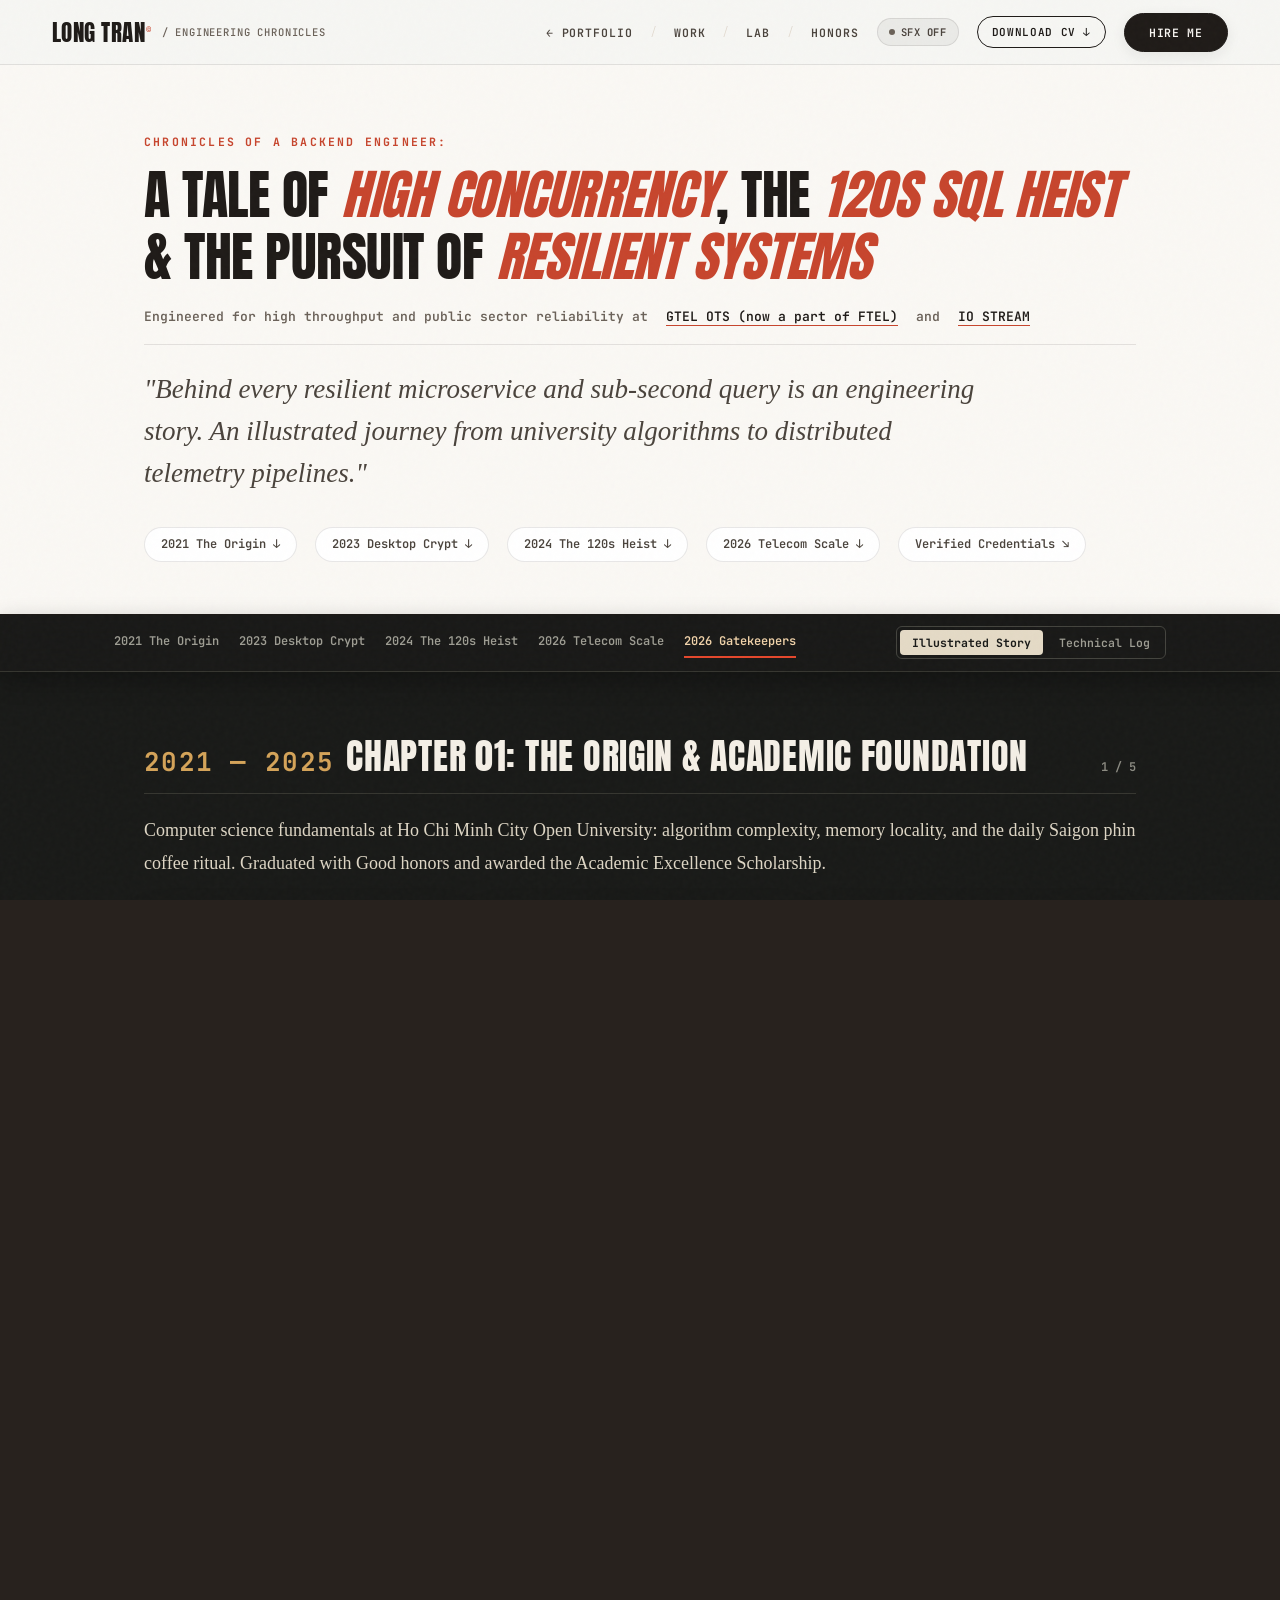
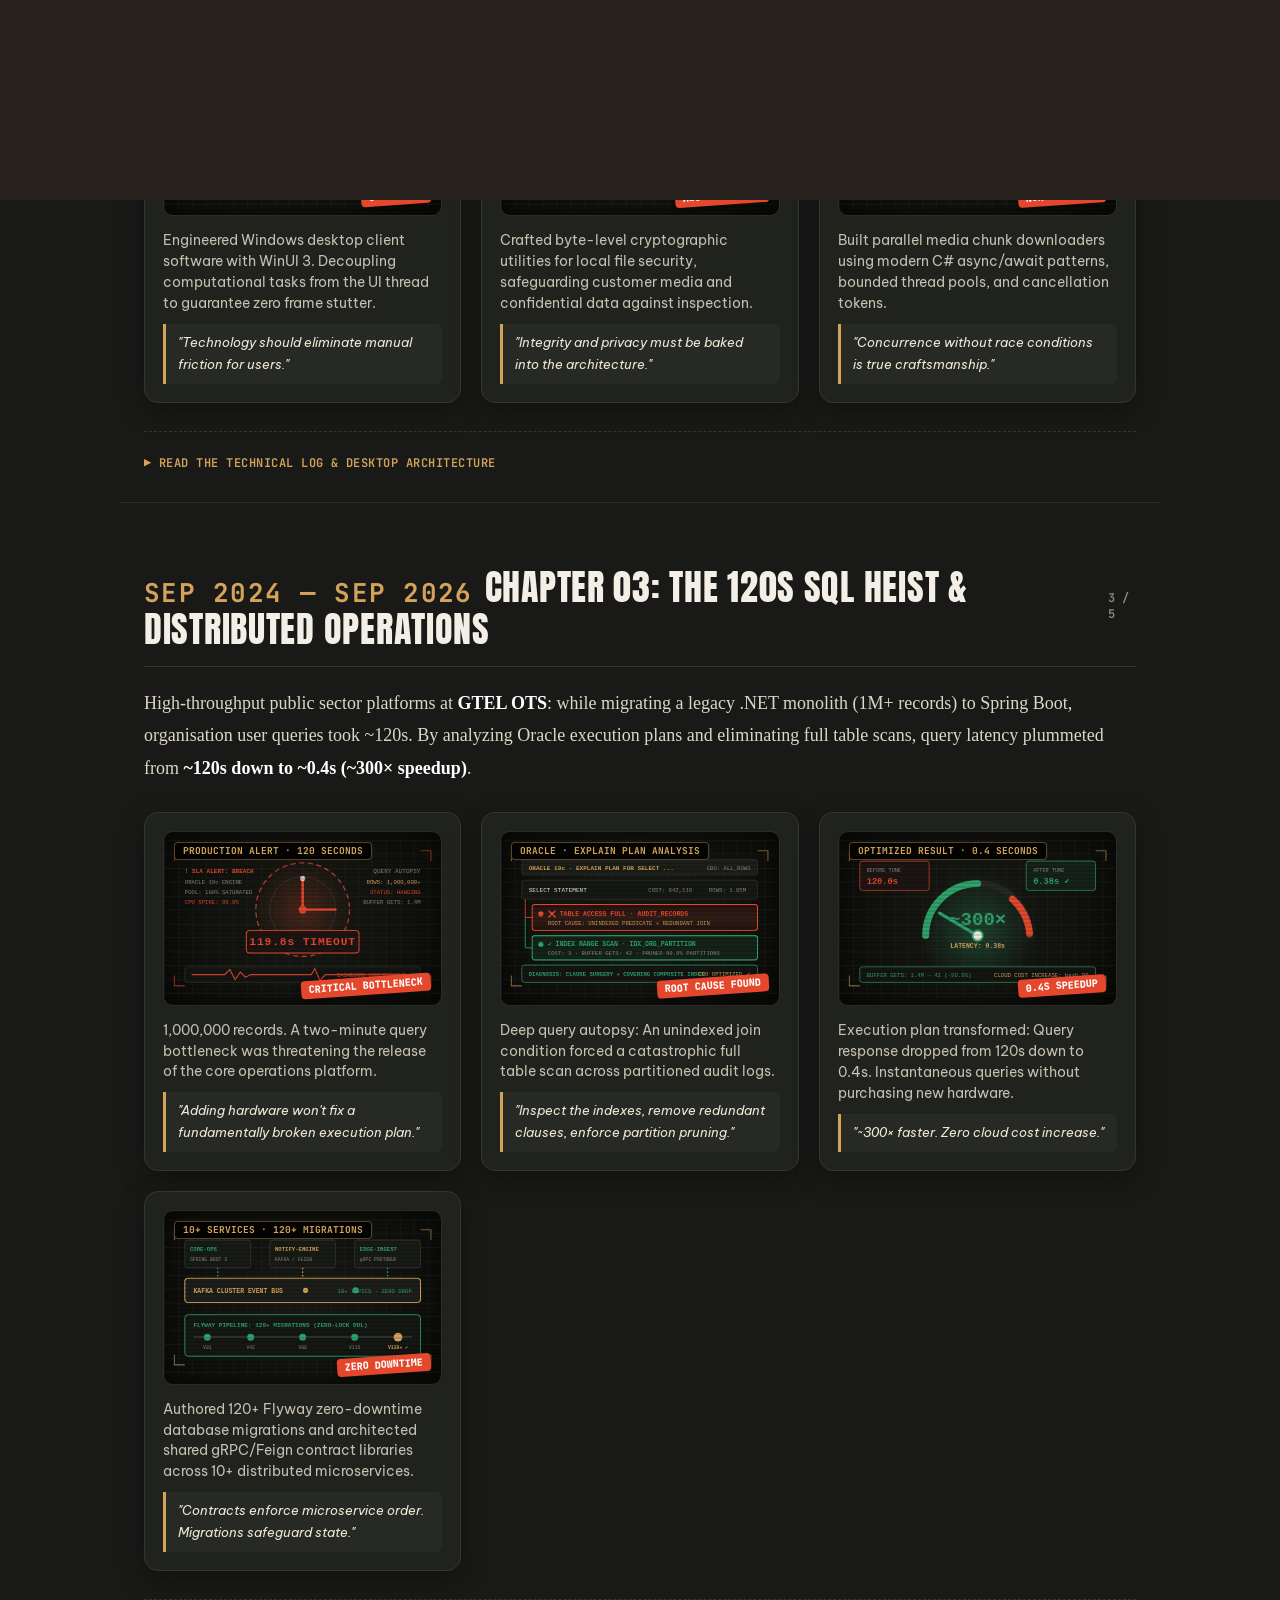
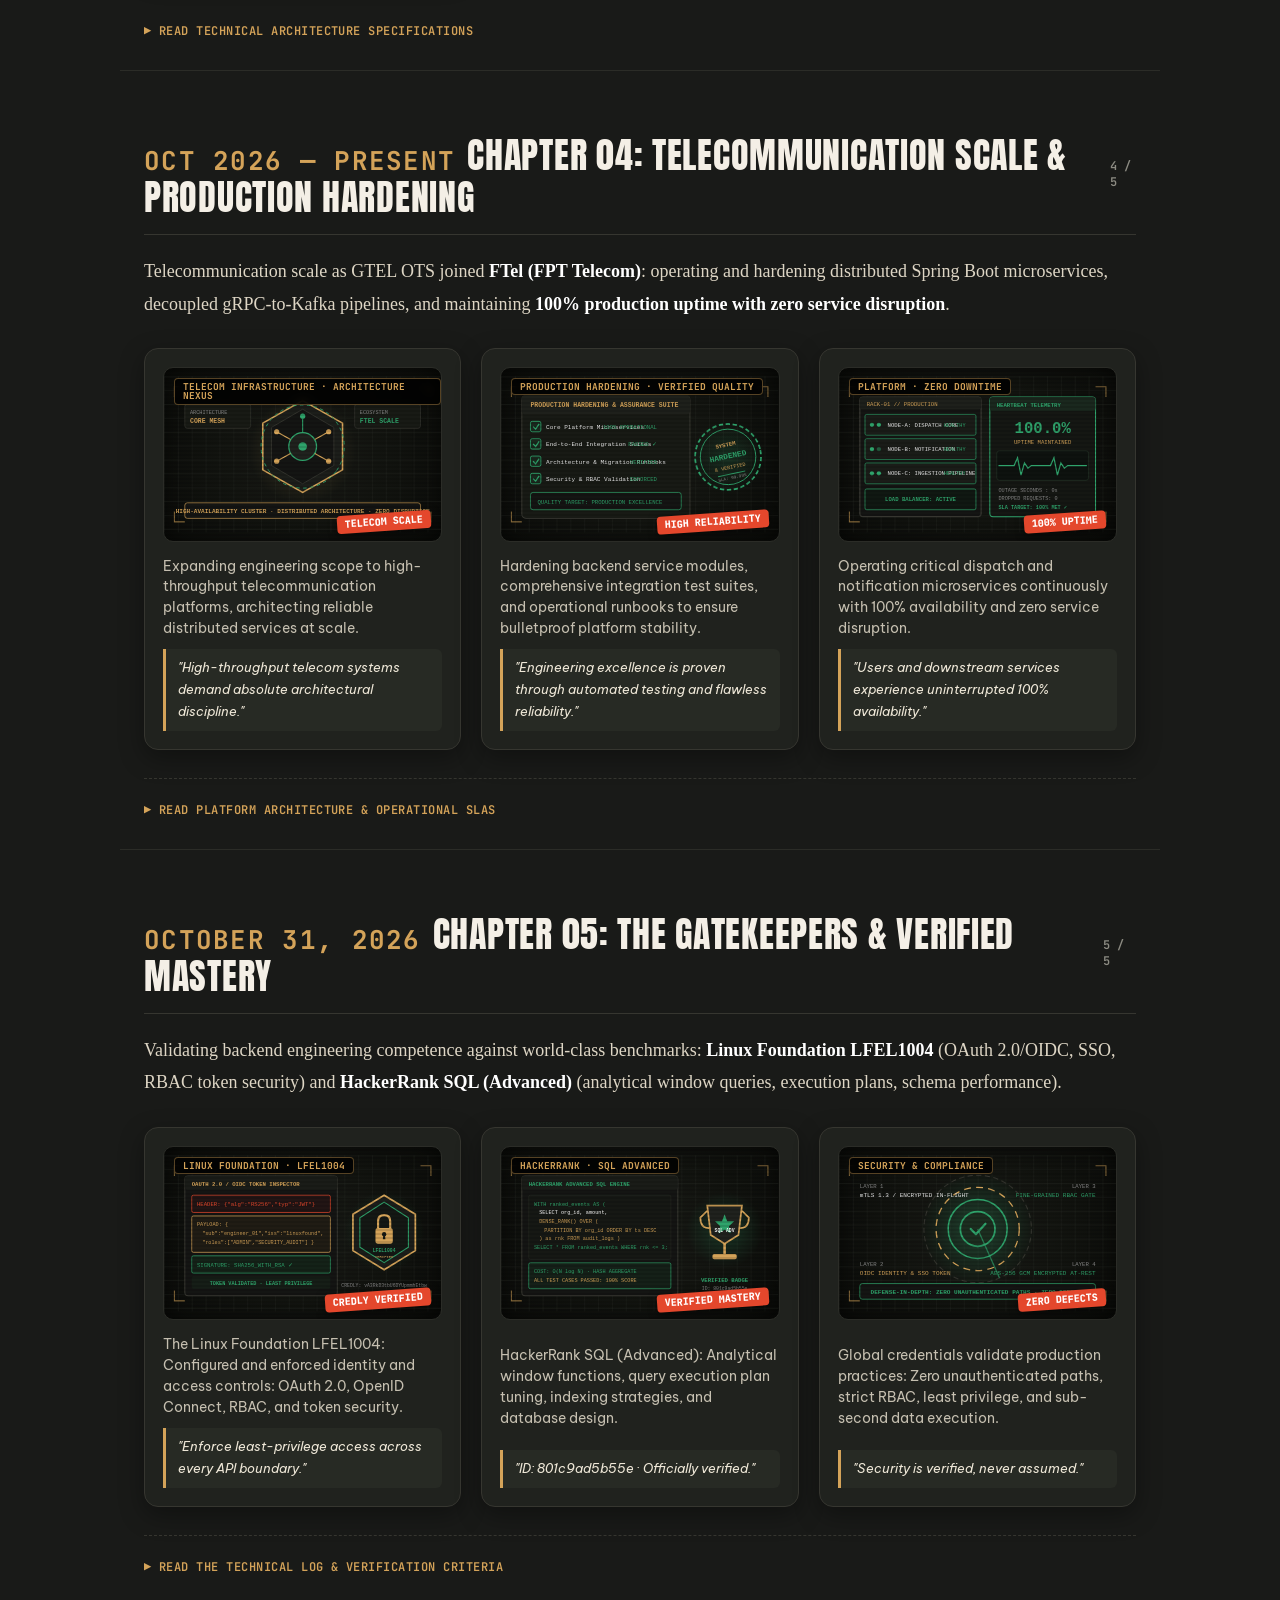
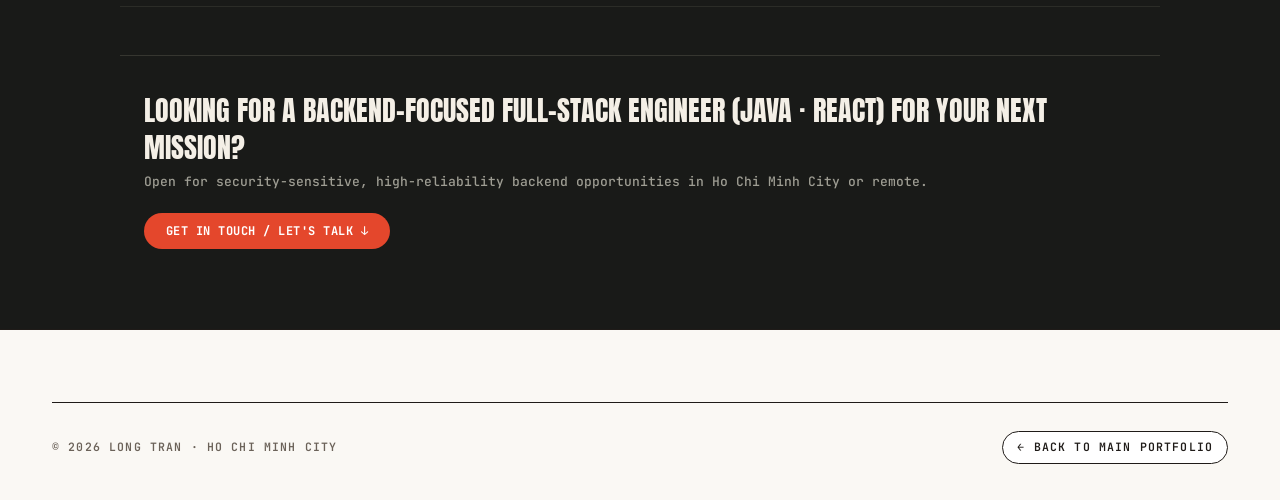
<file: story.html>
<!DOCTYPE html>
<html lang="en">
<head>
<meta charset="UTF-8">
<meta name="viewport" content="width=device-width, initial-scale=1.0">
<link rel="icon" type="image/svg+xml" href="assets/favicon.svg">
<meta name="description" content="Illustrated engineering chronicles of Long Tran — from university algorithms and C# WinUI to the 120s Oracle SQL heist, Kafka pipelines, and FTel telecom scale.">
<meta property="og:title" content="Engineering Chronicles — Long Tran">
<meta property="og:description" content="Five illustrated chapters behind the backend systems: C# WinUI, Oracle ~300× tuning, Kafka streams, and API security.">
<meta property="og:type" content="article">
<meta property="og:url" content="https://longtmb2003.github.io/story.html">
<meta property="og:image" content="https://longtmb2003.github.io/assets/og-preview.png">
<link rel="canonical" href="https://longtmb2003.github.io/story.html">
<meta name="theme-color" content="#FBF8F3">
<title>Engineering Chronicles — Long Tran</title>
<link rel="preconnect" href="https://fonts.googleapis.com">
<link rel="preconnect" href="https://fonts.gstatic.com" crossorigin>
<link href="https://fonts.googleapis.com/css2?family=Anton&family=Be+Vietnam+Pro:wght@400;500;600;700;800&family=JetBrains+Mono:wght@400;500;600;700&family=Caveat:wght@600&display=swap" rel="stylesheet">
<link rel="stylesheet" href="assets/styles.css">
</head>
<body>
<a class="access-skip" href="#story-chronicles">Skip to chronicles</a>

<header class="topbar">
  <div class="top-progress-bar" id="topProgressBar"></div>
  <div class="wrap">
    <div class="logo-block">
      <a class="logo" href="index.html">Long Tran<sup>©</sup></a>
      <span class="logo-role">/ Engineering Chronicles</span>
    </div>

    <nav class="nav" aria-label="Chronicles navigation">
      <a href="index.html">← Portfolio</a>
      <span class="nav-dot" aria-hidden="true">/</span>
      <a href="index.html#work">Work</a>
      <span class="nav-dot" aria-hidden="true">/</span>
      <a href="index.html#lab">Lab</a>
      <span class="nav-dot" aria-hidden="true">/</span>
      <a href="index.html#achievements">Honors</a>
    </nav>

    <a class="story-back-mobile" href="index.html">← Portfolio</a>

    <button class="sfx-toggle" id="sfxToggleBtn" type="button" aria-pressed="false" title="Toggle subtle UI sound effects">
      <span class="sfx-dot" aria-hidden="true"></span>
      <span class="sfx-label">SFX</span>
      <strong id="sfxStateText">OFF</strong>
    </button>

    <a class="btn-cv-top" href="assets/CV_LongTran_BackendJavaDeveloper.pdf" target="_blank" rel="noopener noreferrer" download="CV_LongTran_BackendJavaDeveloper.pdf" title="Download CV (PDF)">Download CV ↓</a>
    <a class="hire" href="index.html#contact">Hire Me</a>
  </div>
</header>

<main>
<div class="wrap">
  <!-- COLD OPEN: EDITORIAL STORY INVITATION (CALIF.IO / PHP2SHELL STYLE) -->
  <section class="cold-open rv" aria-labelledby="storyOpening">
    <h1 id="storyOpening">
      <span class="kicker">CHRONICLES OF A BACKEND ENGINEER:</span>
      A tale of <em>high concurrency</em>, the <em>120s SQL heist</em> &amp; the pursuit of <em>resilient systems</em>
    </h1>
    <p class="press-coverage">
      Engineered for high throughput and public sector reliability at
      <a href="#the-high-throughput">GTEL OTS (now a part of FTEL)</a> and
      <a href="#the-crypt">IO STREAM</a>
    </p>
    <p class="invitation">
      "Behind every resilient microservice and sub-second query is an engineering story. An illustrated journey from university algorithms to distributed telemetry pipelines."
    </p>
    <nav class="shortcuts" aria-label="Start reading chronicle">
      <a href="#the-origin">2021 The Origin ↓</a>
      <a href="#the-crypt">2023 Desktop Crypt ↓</a>
      <a href="#the-120s-heist">2024 The 120s Heist ↓</a>
      <a href="#the-high-throughput">2026 Telecom Scale ↓</a>
      <a href="#the-gatekeepers">Verified Credentials ↘</a>
    </nav>
  </section>
</div>

<section class="comic-chronicles" id="story-chronicles" data-mode="story" aria-label="An illustrated journey through engineering history">
  <!-- STICKY READER TOOLBAR -->
  <div class="reader-toolbar">
    <div class="reader-toolbar-inner">
      <nav class="era-links" aria-label="Comic chapters navigation">
        <a href="#the-origin" class="active" data-chapter="the-origin">2021 The Origin</a>
        <a href="#the-crypt" data-chapter="the-crypt">2023 Desktop Crypt</a>
        <a href="#the-120s-heist" data-chapter="the-120s-heist">2024 The 120s Heist</a>
        <a href="#the-high-throughput" data-chapter="the-high-throughput">2026 Telecom Scale</a>
        <a href="#the-gatekeepers" data-chapter="the-gatekeepers">2026 Gatekeepers</a>
      </nav>
      <div class="reader-mode" role="group" aria-label="Comic reading mode">
        <button type="button" class="mode-btn active" id="btnStoryMode" data-mode="story" aria-pressed="true">Illustrated Story</button>
        <button type="button" class="mode-btn" id="btnLogMode" data-mode="blueprint" aria-pressed="false">Technical Log</button>
      </div>
    </div>
  </div>

  <!-- CHAPTER 01: 2021 -->
  <article class="story-chapter" id="the-origin" aria-labelledby="ch1-heading">
    <div class="chapter-heading">
      <h2 id="ch1-heading"><span>2021 — 2025</span>Chapter 01: The Origin &amp; Academic Foundation</h2>
      <small>1 / 5</small>
    </div>
    <div class="chapter-description">
      <p>
        Computer science fundamentals at Ho Chi Minh City Open University: algorithm complexity, memory locality, and the daily Saigon phin coffee ritual. Graduated with Good honors and awarded the Academic Excellence Scholarship.
      </p>
    </div>
    <div class="panel-layout">
      <div class="comic-panel">
        <div class="panel-art-wrap">
          <span class="panel-badge">SAIGON · 07:30 AM</span>
          <svg viewBox="0 0 320 180" fill="none" xmlns="http://www.w3.org/2000/svg">
            <defs>
              <pattern id="ch1Grid" width="16" height="16" patternUnits="userSpaceOnUse"><path d="M 16 0 L 0 0 0 16" fill="none" stroke="#252822" stroke-width="0.8"/></pattern>
              <linearGradient id="cGlassGrad" x1="0" y1="0" x2="1" y2="1"><stop offset="0%" stop-color="#2A2D25"/><stop offset="100%" stop-color="#121310"/></linearGradient>
              <linearGradient id="cEspressoGrad" x1="0" y1="0" x2="0" y2="1"><stop offset="0%" stop-color="#4A2E18"/><stop offset="100%" stop-color="#241408"/></linearGradient>
              <linearGradient id="cMilkGrad" x1="0" y1="0" x2="0" y2="1"><stop offset="0%" stop-color="#FFF4DD"/><stop offset="100%" stop-color="#E1BF86"/></linearGradient>
            </defs>
            <rect width="320" height="180" fill="url(#ch1Grid)"/>
            <path d="M12 24 L12 12 L24 12 M308 24 L308 12 L296 12 M12 156 L12 168 L24 168 M308 156 L308 168 L296 168" stroke="#D4A359" stroke-width="1.2" opacity="0.6"/>
            <!-- Telemetry readout right side -->
            <text x="186" y="44" font-size="8.5" font-family="monospace" font-weight="bold" fill="#D4A359" letter-spacing="1">KERNEL: SAIGON//07:30</text>
            <text x="186" y="60" font-size="7.5" font-family="monospace" fill="#888">EXTRACTION : 60 DPM</text>
            <text x="186" y="74" font-size="7.5" font-family="monospace" fill="#888">BUFFER     : HOT ESPRESSO</text>
            <text x="186" y="88" font-size="7.5" font-family="monospace" fill="#2FA36B">INITIALIZE : OK (0.04s)</text>
            <text x="186" y="102" font-size="7.5" font-family="monospace" fill="#888">INPUT      : ROBUSTA 100%</text>
            <line x1="186" y1="110" x2="295" y2="110" stroke="#363630" stroke-width="1"/>
            <text x="186" y="124" font-size="7" font-family="monospace" fill="#D4A359">CONCURRENCY BRAIN READY</text>
            <!-- Glass -->
            <path d="M72 70 L82 156 Q84 164 94 164 L122 164 Q132 164 134 156 L144 70 Z" fill="url(#cGlassGrad)" stroke="#D4A359" stroke-width="1.8"/>
            <path d="M85 142 L88 162 L128 162 L131 142 Z" fill="url(#cMilkGrad)"/>
            <path d="M77 86 L85 142 L131 142 L139 86 Z" fill="url(#cEspressoGrad)"/>
            <rect x="90" y="96" width="16" height="16" rx="3" fill="#3D453C" opacity="0.75" stroke="#2FA36B" stroke-width="0.8"/>
            <rect x="110" y="106" width="16" height="16" rx="3" fill="#3D453C" opacity="0.75" stroke="#2FA36B" stroke-width="0.8"/>
            <!-- Phin Saucer plate -->
            <rect x="62" y="62" width="92" height="7" rx="2" fill="#20221E" stroke="#D4A359" stroke-width="1.5"/>
            <!-- Phin Chamber -->
            <path d="M76 22 L140 22 L134 62 L82 62 Z" fill="#272A24" stroke="#D4A359" stroke-width="1.8"/>
            <!-- Phin Lid & Knob -->
            <path d="M72 22 Q108 14 144 22 Z" fill="#363630" stroke="#D4A359" stroke-width="1.5"/>
            <circle cx="108" cy="14" r="4.5" fill="#D4A359"/>
            <path d="M100 10 Q98 2 104 -4 Q110 -10 106 -16" stroke="#E4472C" stroke-width="1.5" stroke-linecap="round" fill="none" opacity="0.7"/>
            <path d="M116 10 Q120 2 114 -4 Q108 -10 112 -16" stroke="#E4472C" stroke-width="1.5" stroke-linecap="round" fill="none" opacity="0.7"/>
            <!-- Drip bead -->
            <circle cx="108" cy="67" r="2.2" fill="#D4A359"><animate attributeName="cy" values="67;86" dur="1.2s" repeatCount="indefinite"/><animate attributeName="opacity" values="1;0" dur="1.2s" repeatCount="indefinite"/></circle>
            <ellipse cx="108" cy="86" rx="16" ry="2.5" fill="none" stroke="#D4A359" stroke-width="0.8"><animate attributeName="rx" values="3;16" dur="1.2s" repeatCount="indefinite"/><animate attributeName="opacity" values="1;0" dur="1.2s" repeatCount="indefinite"/></ellipse>
          </svg>
          <span class="panel-stamp">CAFFEINE COMPILER</span>
        </div>
        <p class="panel-caption">Before any service warms up, the phin brews. Saigon iced milk coffee isn't just a drink—it's the mental compiler for high-concurrency thinking.</p>
        <div class="panel-dialogue">"1 drop = 100 requests per second."</div>
      </div>

      <div class="comic-panel">
        <div class="panel-art-wrap">
          <span class="panel-badge">CS LAB · MEMORY &amp; TREES</span>
          <svg viewBox="0 0 320 180" fill="none" xmlns="http://www.w3.org/2000/svg">
            <defs>
              <pattern id="ch1TreeGrid" width="16" height="16" patternUnits="userSpaceOnUse"><path d="M 16 0 L 0 0 0 16" fill="none" stroke="#252822" stroke-width="0.8"/></pattern>
            </defs>
            <rect width="320" height="180" fill="url(#ch1TreeGrid)"/>
            <path d="M12 24 L12 12 L24 12 M308 24 L308 12 L296 12 M12 156 L12 168 L24 168 M308 156 L308 168 L296 168" stroke="#2FA36B" stroke-width="1.2" opacity="0.6"/>
            <!-- Left Memory Layout matrix -->
            <rect x="22" y="30" width="80" height="116" rx="4" fill="#181A16" stroke="#363630" stroke-width="1.2"/>
            <text x="30" y="44" font-size="7.5" font-family="monospace" fill="#D4A359" font-weight="bold">HEAP / RAM</text>
            <rect x="28" y="52" width="68" height="14" rx="2" fill="#20221E" stroke="#2FA36B" stroke-width="0.8"/>
            <text x="32" y="62" font-size="6.5" font-family="monospace" fill="#2FA36B">0x7F · ROOT</text>
            <rect x="28" y="70" width="68" height="14" rx="2" fill="#20221E" stroke="#363630" stroke-width="0.8"/>
            <text x="32" y="80" font-size="6.5" font-family="monospace" fill="#888">0x8C · LEFT</text>
            <rect x="28" y="88" width="68" height="14" rx="2" fill="#20221E" stroke="#363630" stroke-width="0.8"/>
            <text x="32" y="98" font-size="6.5" font-family="monospace" fill="#888">0x9A · RIGHT</text>
            <rect x="28" y="106" width="68" height="14" rx="2" fill="#20221E" stroke="#E4472C" stroke-width="0.8"/>
            <text x="32" y="116" font-size="6.5" font-family="monospace" fill="#E4472C">0xB4 · LEAF</text>
            <text x="30" y="136" font-size="6.5" font-family="monospace" fill="#2FA36B">ALIGN: 64-BYTE</text>
            <!-- Right Tree Hierarchy -->
            <line x1="210" y1="46" x2="160" y2="86" stroke="#2FA36B" stroke-width="1.6"/>
            <line x1="210" y1="46" x2="260" y2="86" stroke="#D4A359" stroke-width="1.6"/>
            <line x1="160" y1="86" x2="135" y2="132" stroke="#2FA36B" stroke-width="1.4"/>
            <line x1="160" y1="86" x2="185" y2="132" stroke="#363630" stroke-width="1.4"/>
            <line x1="260" y1="86" x2="235" y2="132" stroke="#363630" stroke-width="1.4"/>
            <line x1="260" y1="86" x2="285" y2="132" stroke="#D4A359" stroke-width="1.4"/>
            <!-- Pulsing traversal packet -->
            <circle cx="210" cy="46" r="3.5" fill="#FFF"><animateMotion path="M0,0 L-50,40 L-75,86" dur="2s" repeatCount="indefinite"/></circle>
            <!-- Nodes -->
            <circle cx="210" cy="46" r="14" fill="#1C2E20" stroke="#2FA36B" stroke-width="2"/>
            <text x="210" y="50" font-size="8.5" font-family="monospace" font-weight="bold" fill="#FFF" text-anchor="middle">50</text>
            <circle cx="160" cy="86" r="12" fill="#1C2E20" stroke="#2FA36B" stroke-width="1.8"/>
            <text x="160" y="90" font-size="8" font-family="monospace" font-weight="bold" fill="#FFF" text-anchor="middle">25</text>
            <circle cx="260" cy="86" r="12" fill="#20221E" stroke="#D4A359" stroke-width="1.8"/>
            <text x="260" y="90" font-size="8" font-family="monospace" font-weight="bold" fill="#FFF" text-anchor="middle">75</text>
            <circle cx="135" cy="132" r="10" fill="#2E1C1A" stroke="#E4472C" stroke-width="1.8"/>
            <text x="135" y="135.5" font-size="7.5" font-family="monospace" font-weight="bold" fill="#FFF" text-anchor="middle">12</text>
            <circle cx="185" cy="132" r="10" fill="#20221E" stroke="#363630" stroke-width="1.4"/>
            <text x="185" y="135.5" font-size="7.5" font-family="monospace" fill="#888" text-anchor="middle">38</text>
            <circle cx="235" cy="132" r="10" fill="#20221E" stroke="#363630" stroke-width="1.4"/>
            <text x="235" y="135.5" font-size="7.5" font-family="monospace" fill="#888" text-anchor="middle">62</text>
            <circle cx="285" cy="132" r="10" fill="#272A24" stroke="#D4A359" stroke-width="1.4"/>
            <text x="285" y="135.5" font-size="7.5" font-family="monospace" fill="#FFF" text-anchor="middle">90</text>
            <rect x="135" y="152" width="150" height="16" rx="3" fill="#141613" stroke="#2FA36B" stroke-width="1"/>
            <text x="210" y="163" font-size="7" font-family="monospace" fill="#2FA36B" font-weight="bold" text-anchor="middle">COMPLEXITY: O(log N) · BALANCED</text>
          </svg>
          <span class="panel-stamp">ALGORITHM MERIT</span>
        </div>
        <p class="panel-caption">Mastering relational database internal trees, memory pointers, operating system threads, and algorithmic efficiency from the ground up.</p>
        <div class="panel-dialogue">"Theoretical rigor makes production debugging intuitive."</div>
      </div>

      <div class="comic-panel">
        <div class="panel-art-wrap">
          <span class="panel-badge">HCMCOU · DEGREE &amp; SCHOLARSHIP</span>
          <svg viewBox="0 0 320 180" fill="none" xmlns="http://www.w3.org/2000/svg">
            <defs>
              <pattern id="ch1HcmcouGrid" width="16" height="16" patternUnits="userSpaceOnUse"><path d="M 16 0 L 0 0 0 16" fill="none" stroke="#252822" stroke-width="0.8"/></pattern>
              <linearGradient id="goldDiplomaGrad" x1="0" y1="0" x2="1" y2="1"><stop offset="0%" stop-color="#D4A359"/><stop offset="50%" stop-color="#FFF2D6"/><stop offset="100%" stop-color="#9E7332"/></linearGradient>
            </defs>
            <rect width="320" height="180" fill="url(#ch1HcmcouGrid)"/>
            <path d="M12 24 L12 12 L24 12 M308 24 L308 12 L296 12 M12 156 L12 168 L24 168 M308 156 L308 168 L296 168" stroke="#D4A359" stroke-width="1.2" opacity="0.6"/>
            <!-- Ornate Diploma certificate parchment frame -->
            <rect x="30" y="20" width="260" height="140" rx="6" fill="#161814" stroke="url(#goldDiplomaGrad)" stroke-width="2"/>
            <rect x="36" y="26" width="248" height="128" rx="4" fill="#1C1E1A" stroke="#363630" stroke-width="1" stroke-dasharray="3 3"/>
            <!-- Center Seal / Laurel Emblem -->
            <circle cx="160" cy="62" r="24" fill="#252822" stroke="url(#goldDiplomaGrad)" stroke-width="2"/>
            <!-- Star in seal -->
            <polygon points="160,46 164,56 174,58 166,65 168,76 160,70 152,76 154,65 146,58 156,56" fill="url(#goldDiplomaGrad)"/>
            <!-- University & Degree details -->
            <text x="160" y="100" font-size="10" font-family="monospace" font-weight="900" fill="#FFF" text-anchor="middle" letter-spacing="1">B.ENG INFORMATION TECHNOLOGY</text>
            <text x="160" y="114" font-size="8" font-family="monospace" fill="#D4A359" text-anchor="middle">HO CHI MINH CITY OPEN UNIVERSITY</text>
            <text x="160" y="126" font-size="7.5" font-family="monospace" fill="#2FA36B" text-anchor="middle" font-weight="bold">DEGREE CLASSIFICATION: GOOD · 2021 — 2025</text>
            <!-- Scholarship Ribbon Banner -->
            <rect x="68" y="134" width="184" height="14" rx="3" fill="#E4472C"/>
            <text x="160" y="144" font-size="7" font-family="monospace" font-weight="900" fill="#FFF" text-anchor="middle" letter-spacing="0.5">★ ACADEMIC EXCELLENCE SCHOLARSHIP AWARDEE ★</text>
          </svg>
          <span class="panel-stamp">TOP HONORS</span>
        </div>
        <p class="panel-caption">Awarded the Academic Excellence Scholarship and graduated with a B.Eng in Information Technology (Grade: Good, 2021 — 2025).</p>
        <div class="panel-dialogue">"Recognized for top-tier academic dedication."</div>
      </div>
    </div>
    <details class="story-transcript">
      <summary>▶ Read the technical log &amp; academic context</summary>
      <div class="transcript-body">
        <p><strong>Curriculum Core:</strong> Algorithmic analysis, relational database normalization, concurrency synchronization primitives, network socket programming, and software engineering architecture.</p>
        <p><strong>Key Artifacts:</strong> Academic Excellence Scholarship (Jan 2025), B.Eng Degree in IT (Sep 2025). The rigorous foundation in B-trees, hashing strategies, and memory layouts later became the decisive weapon in solving Oracle query bottlenecks and tuning Kafka partition streaming in production.</p>
      </div>
    </details>
  </article>

  <!-- CHAPTER 02: 2023 -->
  <article class="story-chapter" id="the-crypt" aria-labelledby="ch2-heading">
    <div class="chapter-heading">
      <h2 id="ch2-heading"><span>Oct 2023 — Jan 2024</span>Chapter 02: The Cryptographic Vault</h2>
      <small>2 / 5</small>
    </div>
    <div class="chapter-description">
      <p>
        Classroom theory met commercial software at <strong>IO STREAM</strong>: multithreaded media downloaders, asynchronous scheduling, and local file encryption utilities in C# and WinUI 3.
      </p>
    </div>
    <div class="panel-layout">
      <div class="comic-panel">
        <div class="panel-art-wrap">
          <span class="panel-badge">IO STREAM · WINUI 3</span>
          <svg viewBox="0 0 320 180" fill="none" xmlns="http://www.w3.org/2000/svg">
            <defs>
              <pattern id="ch2WinGrid" width="16" height="16" patternUnits="userSpaceOnUse"><path d="M 16 0 L 0 0 0 16" fill="none" stroke="#252822" stroke-width="0.8"/></pattern>
              <linearGradient id="winGlassGrad" x1="0" y1="0" x2="1" y2="1"><stop offset="0%" stop-color="#232620"/><stop offset="100%" stop-color="#121310"/></linearGradient>
            </defs>
            <rect width="320" height="180" fill="url(#ch2WinGrid)"/>
            <path d="M12 24 L12 12 L24 12 M308 24 L308 12 L296 12 M12 156 L12 168 L24 168 M308 156 L308 168 L296 168" stroke="#D4A359" stroke-width="1.2" opacity="0.6"/>
            <rect x="26" y="24" width="268" height="136" rx="8" fill="url(#winGlassGrad)" stroke="#363630" stroke-width="1.5"/>
            <path d="M26 32 Q26 24 34 24 L286 24 Q294 24 294 32 L294 44 L26 44 Z" fill="#1C1E1A"/>
            <circle cx="42" cy="34" r="3.5" fill="#E4472C"/>
            <circle cx="53" cy="34" r="3.5" fill="#D4A359"/>
            <circle cx="64" cy="34" r="3.5" fill="#2FA36B"/>
            <text x="160" y="37" font-size="7.5" font-family="monospace" fill="#888" text-anchor="middle">IoStream.Security.WinUI — ThreadPool: 8 Cores</text>
            <rect x="40" y="54" width="240" height="18" rx="3" fill="#181A15" stroke="#2FA36B" stroke-width="0.8"/>
            <text x="50" y="66" font-size="7.5" font-family="monospace" fill="#2FA36B" font-weight="bold">UI THREAD: 60.0 FPS · DISPATCHER OK</text>
            <text x="235" y="66" font-size="7" font-family="monospace" fill="#D4A359">JANK: 0ms</text>
            <text x="40" y="86" font-size="7" font-family="monospace" fill="#AAA">ASYNC WORKER #1 [AES-256 ENCRYPT]</text>
            <rect x="40" y="92" width="240" height="8" rx="2" fill="#20221E"/>
            <rect x="40" y="92" width="220" height="8" rx="2" fill="#2FA36B"/>
            <text x="264" y="99" font-size="6.5" font-family="monospace" fill="#FFF">92%</text>
            <text x="40" y="114" font-size="7" font-family="monospace" fill="#AAA">ASYNC WORKER #2 [PARALLEL CHUNK DOWNLOADER]</text>
            <rect x="40" y="120" width="240" height="8" rx="2" fill="#20221E"/>
            <rect x="40" y="120" width="186" height="8" rx="2" fill="#D4A359"/>
            <text x="230" y="127" font-size="6.5" font-family="monospace" fill="#FFF">78%</text>
            <rect x="40" y="136" width="240" height="14" rx="2" fill="#141513"/>
            <text x="48" y="146" font-size="6.5" font-family="monospace" fill="#2FA36B">● DISPATCHERQUEUE: ASYNC/AWAIT NON-BLOCKING</text>
          </svg>
          <span class="panel-stamp">SMOOTH UI</span>
        </div>
        <p class="panel-caption">Engineered Windows desktop client software with WinUI 3. Decoupling computational tasks from the UI thread to guarantee zero frame stutter.</p>
        <div class="panel-dialogue">"Technology should eliminate manual friction for users."</div>
      </div>

      <div class="comic-panel">
        <div class="panel-art-wrap">
          <span class="panel-badge">SECURITY · AES CIPHER</span>
          <svg viewBox="0 0 320 180" fill="none" xmlns="http://www.w3.org/2000/svg">
            <defs>
              <pattern id="ch2AesGrid" width="16" height="16" patternUnits="userSpaceOnUse"><path d="M 16 0 L 0 0 0 16" fill="none" stroke="#252822" stroke-width="0.8"/></pattern>
              <linearGradient id="aesLaserGrad" x1="0" y1="0" x2="1" y2="0"><stop offset="0%" stop-color="#2FA36B" stop-opacity="0"/><stop offset="50%" stop-color="#2FA36B"/><stop offset="100%" stop-color="#2FA36B" stop-opacity="0"/></linearGradient>
            </defs>
            <rect width="320" height="180" fill="url(#ch2AesGrid)"/>
            <path d="M12 24 L12 12 L24 12 M308 24 L308 12 L296 12 M12 156 L12 168 L24 168 M308 156 L308 168 L296 168" stroke="#D4A359" stroke-width="1.2" opacity="0.6"/>
            <circle cx="160" cy="86" r="66" stroke="#363630" stroke-width="1.2" stroke-dasharray="4 4"/>
            <circle cx="160" cy="86" r="50" stroke="#D4A359" stroke-width="1.6" stroke-dasharray="8 6"/>
            <circle cx="160" cy="86" r="36" stroke="#2FA36B" stroke-width="1.8"/>
            <polygon points="160,62 178,72 178,98 160,108 142,98 142,72" fill="#20221E" stroke="#D4A359" stroke-width="2"/>
            <circle cx="160" cy="82" r="5.5" fill="#E4472C"/>
            <polygon points="157,84 163,84 164,96 156,96" fill="#E4472C"/>
            <rect x="80" y="85" width="160" height="2" fill="url(#aesLaserGrad)"><animate attributeName="y" values="30;140;30" dur="3s" repeatCount="indefinite"/></rect>
            <text x="24" y="44" font-size="7" font-family="monospace" fill="#2FA36B">0x7F 0xA4 0x12 0x90</text>
            <text x="24" y="56" font-size="7" font-family="monospace" fill="#888">IV : 96-BIT RANDOM</text>
            <text x="24" y="68" font-size="7" font-family="monospace" fill="#D4A359">KEY: 256-BIT SYMMETRIC</text>
            <text x="220" y="118" font-size="7" font-family="monospace" fill="#2FA36B">AUTH TAG: 128-BIT</text>
            <text x="220" y="130" font-size="7" font-family="monospace" fill="#888">TAMPER-PROOF : YES</text>
            <text x="220" y="142" font-size="7" font-family="monospace" fill="#E4472C">NO PLAINTEXT ON DISK</text>
          </svg>
          <span class="panel-stamp">AES-256 VAULT</span>
        </div>
        <p class="panel-caption">Crafted byte-level cryptographic utilities for local file security, safeguarding customer media and confidential data against inspection.</p>
        <div class="panel-dialogue">"Integrity and privacy must be baked into the architecture."</div>
      </div>

      <div class="comic-panel">
        <div class="panel-art-wrap">
          <span class="panel-badge">ASYNC · CONCURRENCY</span>
          <svg viewBox="0 0 320 180" fill="none" xmlns="http://www.w3.org/2000/svg">
            <defs>
              <pattern id="ch2ChunkGrid" width="16" height="16" patternUnits="userSpaceOnUse"><path d="M 16 0 L 0 0 0 16" fill="none" stroke="#252822" stroke-width="0.8"/></pattern>
            </defs>
            <rect width="320" height="180" fill="url(#ch2ChunkGrid)"/>
            <path d="M12 24 L12 12 L24 12 M308 24 L308 12 L296 12 M12 156 L12 168 L24 168 M308 156 L308 168 L296 168" stroke="#D4A359" stroke-width="1.2" opacity="0.6"/>
            <!-- 4 Parallel Streaming Lanes -->
            <rect x="28" y="28" width="264" height="24" rx="4" fill="#181A15" stroke="#363630" stroke-width="1"/>
            <text x="36" y="43" font-size="7.5" font-family="monospace" fill="#D4A359">THREAD 01</text>
            <rect x="100" y="34" width="30" height="12" rx="2" fill="#2FA36B"><animate attributeName="x" values="100;230;100" dur="2.4s" repeatCount="indefinite"/></rect>
            <text x="248" y="43" font-size="7" font-family="monospace" fill="#2FA36B">CHUNK #1 ✓</text>
            <rect x="28" y="58" width="264" height="24" rx="4" fill="#181A15" stroke="#363630" stroke-width="1"/>
            <text x="36" y="73" font-size="7.5" font-family="monospace" fill="#D4A359">THREAD 02</text>
            <rect x="100" y="64" width="45" height="12" rx="2" fill="#2FA36B"><animate attributeName="x" values="100;220;100" dur="2.8s" begin="0.3s" repeatCount="indefinite"/></rect>
            <text x="248" y="73" font-size="7" font-family="monospace" fill="#2FA36B">CHUNK #2 ✓</text>
            <rect x="28" y="88" width="264" height="24" rx="4" fill="#181A15" stroke="#363630" stroke-width="1"/>
            <text x="36" y="103" font-size="7.5" font-family="monospace" fill="#D4A359">THREAD 03</text>
            <rect x="100" y="94" width="38" height="12" rx="2" fill="#D4A359"><animate attributeName="x" values="100;215;100" dur="2.1s" begin="0.6s" repeatCount="indefinite"/></rect>
            <text x="248" y="103" font-size="7" font-family="monospace" fill="#D4A359">CHUNK #3 ↻</text>
            <rect x="28" y="118" width="264" height="24" rx="4" fill="#181A15" stroke="#363630" stroke-width="1"/>
            <text x="36" y="133" font-size="7.5" font-family="monospace" fill="#D4A359">THREAD 04</text>
            <rect x="100" y="124" width="50" height="12" rx="2" fill="#2FA36B"><animate attributeName="x" values="100;225;100" dur="2.6s" begin="0.2s" repeatCount="indefinite"/></rect>
            <text x="248" y="133" font-size="7" font-family="monospace" fill="#2FA36B">CHUNK #4 ✓</text>
            <rect x="28" y="148" width="264" height="18" rx="3" fill="#141613" stroke="#2FA36B" stroke-width="1"/>
            <text x="160" y="160" font-size="7" font-family="monospace" fill="#2FA36B" font-weight="bold" text-anchor="middle">PIPELINE: MULTI-PART STREAM · MD5 CHECKSUM VERIFIED</text>
          </svg>
          <span class="panel-stamp">NON-BLOCKING</span>
        </div>
        <p class="panel-caption">Built parallel media chunk downloaders using modern C# async/await patterns, bounded thread pools, and cancellation tokens.</p>
        <div class="panel-dialogue">"Concurrence without race conditions is true craftsmanship."</div>
      </div>
    </div>
    <details class="story-transcript">
      <summary>▶ Read the technical log &amp; desktop architecture</summary>
      <div class="transcript-body">
        <p><strong>Stack &amp; Frameworks:</strong> C#, .NET, WinUI 3, Windows App SDK, Cryptography APIs.</p>
        <p><strong>Engineering Takeaway:</strong> Learned the intricacies of thread synchronization, byte streams, and memory buffers. Managing local machine resources laid the groundwork for managing cloud container resources in distributed microservices.</p>
      </div>
    </details>
  </article>

  <!-- CHAPTER 03: 2024 - 2026 -->
  <article class="story-chapter" id="the-120s-heist" aria-labelledby="ch3-heading">
    <div class="chapter-heading">
      <h2 id="ch3-heading"><span>Sep 2024 — Sep 2026</span>Chapter 03: The 120s SQL Heist &amp; Distributed Operations</h2>
      <small>3 / 5</small>
    </div>
    <div class="chapter-description">
      <p>
        High-throughput public sector platforms at <strong>GTEL OTS</strong>: while migrating a legacy .NET monolith (1M+ records) to Spring Boot, organisation user queries took ~120s. By analyzing Oracle execution plans and eliminating full table scans, query latency plummeted from <strong>~120s down to ~0.4s (~300× speedup)</strong>.
      </p>
    </div>
        <div class="panel-layout">
      <div class="comic-panel">
        <div class="panel-art-wrap">
          <span class="panel-badge">PRODUCTION ALERT · 120 SECONDS</span>
          <svg viewBox="0 0 320 180" fill="none" xmlns="http://www.w3.org/2000/svg">
            <defs>
              <pattern id="ch3p1Grid" width="16" height="16" patternUnits="userSpaceOnUse">
                <path d="M 16 0 L 0 0 0 16" fill="none" stroke="#252822" stroke-width="0.8"/>
              </pattern>
              <radialGradient id="alertGlow" cx="50%" cy="50%" r="50%">
                <stop offset="0%" stop-color="#E4472C" stop-opacity="0.25"/>
                <stop offset="100%" stop-color="#E4472C" stop-opacity="0"/>
              </radialGradient>
            </defs>
            <rect width="320" height="180" fill="url(#ch3p1Grid)"/>
            <path d="M12 24 L12 12 L24 12 M308 24 L308 12 L296 12 M12 156 L12 168 L24 168 M308 156 L308 168 L296 168" stroke="#E4472C" stroke-width="1.2" opacity="0.6"/>
            <circle cx="160" cy="80" r="58" fill="url(#alertGlow)"/>
            <circle cx="160" cy="80" r="54" stroke="#E4472C" stroke-width="1.5" stroke-dasharray="6 4" opacity="0.8"/>
            <circle cx="160" cy="80" r="38" stroke="#363630" stroke-width="1"/>
            <line x1="160" y1="80" x2="160" y2="44" stroke="#E4472C" stroke-width="3" stroke-linecap="round"/>
            <line x1="160" y1="80" x2="198" y2="80" stroke="#E4472C" stroke-width="2.5" stroke-linecap="round"/>
            <circle cx="160" cy="80" r="4.5" fill="#E4472C"/>
            <circle cx="160" cy="44" r="3" fill="#FFF"><animate attributeName="opacity" values="0.2;1;0.2" dur="0.8s" repeatCount="indefinite"/></circle>
            <rect x="95" y="104" width="130" height="26" rx="4" fill="#1C1514" stroke="#E4472C" stroke-width="1.2"/>
            <text x="160" y="121" font-size="13" font-weight="900" font-family="monospace" fill="#E4472C" text-anchor="middle" letter-spacing="1">119.8s TIMEOUT</text>
            <text x="24" y="38" font-size="7" font-family="monospace" fill="#E4472C" font-weight="bold">! SLA ALERT: BREACH</text>
            <text x="24" y="50" font-size="6.5" font-family="monospace" fill="#888">ORACLE 19c ENGINE</text>
            <text x="24" y="62" font-size="6.5" font-family="monospace" fill="#888">POOL: 100% SATURATED</text>
            <text x="24" y="74" font-size="6.5" font-family="monospace" fill="#E4472C">CPU SPIKE: 99.8%</text>
            <text x="296" y="38" font-size="7" font-family="monospace" fill="#888" text-anchor="end">QUERY AUTOPSY</text>
            <text x="296" y="50" font-size="6.5" font-family="monospace" fill="#D4A359" text-anchor="end">ROWS: 1,000,000+</text>
            <text x="296" y="62" font-size="6.5" font-family="monospace" fill="#E4472C" text-anchor="end">STATUS: HANGING</text>
            <text x="296" y="74" font-size="6.5" font-family="monospace" fill="#888" text-anchor="end">BUFFER GETS: 1.4M</text>
            <rect x="24" y="146" width="272" height="18" rx="3" fill="#141513" stroke="#363630" stroke-width="0.8"/>
            <path d="M 32 155 L 70 155 L 76 149 L 82 161 L 88 152 L 94 158 L 100 155 L 170 155 L 174 148 L 180 162 L 186 155 L 290 155" stroke="#E4472C" stroke-width="1.2" fill="none"/>
            <text x="200" y="158" font-size="6" font-family="monospace" fill="#E4472C">DASHBOARD UNRESPONSIVE (120s)</text>
          </svg>
          <span class="panel-stamp">CRITICAL BOTTLENECK</span>
        </div>
        <p class="panel-caption">1,000,000 records. A two-minute query bottleneck was threatening the release of the core operations platform.</p>
        <div class="panel-dialogue">"Adding hardware won't fix a fundamentally broken execution plan."</div>
      </div>

      <div class="comic-panel">
        <div class="panel-art-wrap">
          <span class="panel-badge">ORACLE · EXPLAIN PLAN ANALYSIS</span>
          <svg viewBox="0 0 320 180" fill="none" xmlns="http://www.w3.org/2000/svg">
            <defs>
              <pattern id="ch3p2Grid" width="16" height="16" patternUnits="userSpaceOnUse">
                <path d="M 16 0 L 0 0 0 16" fill="none" stroke="#252822" stroke-width="0.8"/>
              </pattern>
              <linearGradient id="scanBeam" x1="0" y1="0" x2="0" y2="1">
                <stop offset="0%" stop-color="#D4A359" stop-opacity="0"/>
                <stop offset="50%" stop-color="#D4A359" stop-opacity="0.35"/>
                <stop offset="100%" stop-color="#D4A359" stop-opacity="0"/>
              </linearGradient>
            </defs>
            <rect width="320" height="180" fill="url(#ch3p2Grid)"/>
            <path d="M12 24 L12 12 L24 12 M308 24 L308 12 L296 12 M12 156 L12 168 L24 168 M308 156 L308 168 L296 168" stroke="#D4A359" stroke-width="1.2" opacity="0.6"/>
            <rect x="24" y="22" width="272" height="18" rx="3" fill="#1C1E1A" stroke="#363630" stroke-width="0.8"/>
            <text x="32" y="34" font-size="7" font-family="monospace" fill="#D4A359" font-weight="bold">ORACLE 19c · EXPLAIN PLAN FOR SELECT ...</text>
            <text x="288" y="34" font-size="6.5" font-family="monospace" fill="#888" text-anchor="end">CBO: ALL_ROWS</text>
            <rect x="24" y="46" width="272" height="22" rx="3" fill="#161814" stroke="#363630" stroke-width="0.8"/>
            <text x="32" y="60" font-size="7" font-family="monospace" fill="#EEE">SELECT STATEMENT</text>
            <text x="170" y="60" font-size="6.5" font-family="monospace" fill="#888">COST: 842,110</text>
            <text x="240" y="60" font-size="6.5" font-family="monospace" fill="#888">ROWS: 1.05M</text>
            <rect x="36" y="74" width="260" height="30" rx="3" fill="#241412" stroke="#E4472C" stroke-width="1.2"/>
            <path d="M 28 68 L 28 89 L 36 89" stroke="#E4472C" stroke-width="1" fill="none"/>
            <circle cx="46" cy="85" r="3" fill="#E4472C"/>
            <text x="54" y="87" font-size="7.5" font-family="monospace" fill="#E4472C" font-weight="bold">❌ TABLE ACCESS FULL · AUDIT_RECORDS</text>
            <text x="54" y="98" font-size="6.5" font-family="monospace" fill="#D4A359">ROOT CAUSE: UNINDEXED PREDICATE + REDUNDANT JOIN</text>
            <rect x="36" y="74" width="260" height="30" rx="3" fill="url(#scanBeam)"><animate attributeName="opacity" values="0.1;0.6;0.1" dur="2s" repeatCount="indefinite"/></rect>
            <rect x="36" y="110" width="260" height="28" rx="3" fill="#142218" stroke="#2FA36B" stroke-width="1.2"/>
            <path d="M 28 89 L 28 124 L 36 124" stroke="#2FA36B" stroke-width="1" fill="none"/>
            <circle cx="46" cy="120" r="3" fill="#2FA36B"/>
            <text x="54" y="122" font-size="7.5" font-family="monospace" fill="#2FA36B" font-weight="bold">✓ INDEX RANGE SCAN · IDX_ORG_PARTITION</text>
            <text x="54" y="132" font-size="6.5" font-family="monospace" fill="#888">COST: 3 · BUFFER GETS: 42 · PRUNED 99.9% PARTITIONS</text>
            <rect x="24" y="144" width="272" height="20" rx="3" fill="#141513" stroke="#2FA36B" stroke-width="0.8"/>
            <text x="32" y="157" font-size="6.5" font-family="monospace" fill="#2FA36B" font-weight="bold">DIAGNOSIS: CLAUSE SURGERY + COVERING COMPOSITE INDEX</text>
            <text x="288" y="157" font-size="6.5" font-family="monospace" fill="#D4A359" text-anchor="end">CBO OPTIMIZED ✓</text>
          </svg>
          <span class="panel-stamp">ROOT CAUSE FOUND</span>
        </div>
        <p class="panel-caption">Deep query autopsy: An unindexed join condition forced a catastrophic full table scan across partitioned audit logs.</p>
        <div class="panel-dialogue">"Inspect the indexes, remove redundant clauses, enforce partition pruning."</div>
      </div>

      <div class="comic-panel">
        <div class="panel-art-wrap">
          <span class="panel-badge">OPTIMIZED RESULT · 0.4 SECONDS</span>
          <svg viewBox="0 0 320 180" fill="none" xmlns="http://www.w3.org/2000/svg">
            <defs>
              <pattern id="ch3p3Grid" width="16" height="16" patternUnits="userSpaceOnUse">
                <path d="M 16 0 L 0 0 0 16" fill="none" stroke="#252822" stroke-width="0.8"/>
              </pattern>
              <radialGradient id="speedGlow" cx="50%" cy="50%" r="50%">
                <stop offset="0%" stop-color="#2FA36B" stop-opacity="0.3"/>
                <stop offset="100%" stop-color="#2FA36B" stop-opacity="0"/>
              </radialGradient>
            </defs>
            <rect width="320" height="180" fill="url(#ch3p3Grid)"/>
            <path d="M12 24 L12 12 L24 12 M308 24 L308 12 L296 12 M12 156 L12 168 L24 168 M308 156 L308 168 L296 168" stroke="#D4A359" stroke-width="1.2" opacity="0.6"/>
            <circle cx="160" cy="105" r="68" fill="url(#speedGlow)"/>
            <path d="M 100 110 A 60 60 0 1 1 220 110" stroke="#262822" stroke-width="8" stroke-linecap="round"/>
            <path d="M 200 68 A 60 60 0 0 1 220 110" stroke="#E4472C" stroke-width="8" stroke-linecap="round" stroke-dasharray="3 3"/>
            <path d="M 100 110 A 60 60 0 0 1 160 50" stroke="#2FA36B" stroke-width="8" stroke-linecap="round"/>
            <line x1="160" y1="110" x2="116" y2="84" stroke="#2FA36B" stroke-width="3.5" stroke-linecap="round">
              <animateTransform attributeName="transform" type="rotate" from="40 160 110" to="0 160 110" dur="1s" fill="freeze"/>
            </line>
            <circle cx="160" cy="110" r="6" fill="#EEE7D7" stroke="#2FA36B" stroke-width="2"/>
            <text x="160" y="98" font-size="22" font-weight="900" font-family="monospace" fill="#2FA36B" text-anchor="middle">~300×</text>
            <text x="160" y="124" font-size="7.5" font-family="monospace" fill="#D4A359" text-anchor="middle" font-weight="bold">LATENCY: 0.38s</text>
            <rect x="24" y="24" width="80" height="34" rx="3" fill="#1C1514" stroke="#E4472C" stroke-width="0.8"/>
            <text x="32" y="37" font-size="6" font-family="monospace" fill="#888">BEFORE TUNE</text>
            <text x="32" y="50" font-size="10" font-weight="900" font-family="monospace" fill="#E4472C">120.0s</text>
            <rect x="216" y="24" width="80" height="34" rx="3" fill="#142218" stroke="#2FA36B" stroke-width="0.8"/>
            <text x="224" y="37" font-size="6" font-family="monospace" fill="#888">AFTER TUNE</text>
            <text x="224" y="50" font-size="10" font-weight="900" font-family="monospace" fill="#2FA36B">0.38s ✓</text>
            <rect x="24" y="146" width="272" height="18" rx="3" fill="#141513" stroke="#2FA36B" stroke-width="0.8"/>
            <text x="32" y="158" font-size="6.5" font-family="monospace" fill="#2FA36B">BUFFER GETS: 1.4M → 42 (-99.9%)</text>
            <text x="288" y="158" font-size="6.5" font-family="monospace" fill="#D4A359" text-anchor="end">CLOUD COST INCREASE: bash.00</text>
          </svg>
          <span class="panel-stamp">0.4s SPEEDUP</span>
        </div>
        <p class="panel-caption">Execution plan transformed: Query response dropped from 120s down to 0.4s. Instantaneous queries without purchasing new hardware.</p>
        <div class="panel-dialogue">"~300× faster. Zero cloud cost increase."</div>
      </div>

      <div class="comic-panel">
        <div class="panel-art-wrap">
          <span class="panel-badge">10+ SERVICES · 120+ MIGRATIONS</span>
          <svg viewBox="0 0 320 180" fill="none" xmlns="http://www.w3.org/2000/svg">
            <defs>
              <pattern id="ch3p4Grid" width="16" height="16" patternUnits="userSpaceOnUse">
                <path d="M 16 0 L 0 0 0 16" fill="none" stroke="#252822" stroke-width="0.8"/>
              </pattern>
            </defs>
            <rect width="320" height="180" fill="url(#ch3p4Grid)"/>
            <path d="M12 24 L12 12 L24 12 M308 24 L308 12 L296 12 M12 156 L12 168 L24 168 M308 156 L308 168 L296 168" stroke="#D4A359" stroke-width="1.2" opacity="0.6"/>
            <rect x="24" y="68" width="272" height="28" rx="4" fill="#1C1E1A" stroke="#D4A359" stroke-width="1.2"/>
            <text x="34" y="85" font-size="7.5" font-family="monospace" fill="#D4A359" font-weight="bold">KAFKA CLUSTER EVENT BUS</text>
            <text x="286" y="85" font-size="6.5" font-family="monospace" fill="#2FA36B" text-anchor="end">10+ TOPICS · ZERO DROP</text>
            <circle cx="160" cy="82" r="3.5" fill="#2FA36B"><animate attributeName="cx" values="120;250;120" dur="3s" repeatCount="indefinite"/></circle>
            <circle cx="180" cy="82" r="3" fill="#D4A359"><animate attributeName="cx" values="240;110;240" dur="2.6s" repeatCount="indefinite"/></circle>
            <rect x="24" y="24" width="76" height="32" rx="3" fill="#181A15" stroke="#363630" stroke-width="1"/>
            <text x="30" y="37" font-size="6.5" font-family="monospace" fill="#2FA36B" font-weight="bold">CORE-OPS</text>
            <text x="30" y="48" font-size="5.5" font-family="monospace" fill="#888">SPRING BOOT 3</text>
            <line x1="62" y1="56" x2="62" y2="68" stroke="#2FA36B" stroke-width="1.2" stroke-dasharray="2 2"/>
            <rect x="122" y="24" width="76" height="32" rx="3" fill="#181A15" stroke="#363630" stroke-width="1"/>
            <text x="128" y="37" font-size="6.5" font-family="monospace" fill="#D4A359" font-weight="bold">NOTIFY-ENGINE</text>
            <text x="128" y="48" font-size="5.5" font-family="monospace" fill="#888">KAFKA / FEIGN</text>
            <line x1="160" y1="56" x2="160" y2="68" stroke="#D4A359" stroke-width="1.2" stroke-dasharray="2 2"/>
            <rect x="220" y="24" width="76" height="32" rx="3" fill="#181A15" stroke="#363630" stroke-width="1"/>
            <text x="226" y="37" font-size="6.5" font-family="monospace" fill="#2FA36B" font-weight="bold">EDGE-INGEST</text>
            <text x="226" y="48" font-size="5.5" font-family="monospace" fill="#888">gRPC PROTOBUF</text>
            <line x1="258" y1="56" x2="258" y2="68" stroke="#2FA36B" stroke-width="1.2" stroke-dasharray="2 2"/>
            <rect x="24" y="110" width="272" height="48" rx="4" fill="#151713" stroke="#2FA36B" stroke-width="1"/>
            <text x="34" y="124" font-size="7" font-family="monospace" fill="#2FA36B" font-weight="bold">FLYWAY PIPELINE: 120+ MIGRATIONS (ZERO-LOCK DDL)</text>
            <line x1="34" y1="136" x2="286" y2="136" stroke="#363630" stroke-width="2"/>
            <circle cx="50" cy="136" r="4" fill="#2FA36B"/>
            <circle cx="100" cy="136" r="4" fill="#2FA36B"/>
            <circle cx="160" cy="136" r="4" fill="#2FA36B"/>
            <circle cx="220" cy="136" r="4" fill="#2FA36B"/>
            <circle cx="270" cy="136" r="5" fill="#D4A359"/>
            <text x="50" y="150" font-size="5.5" font-family="monospace" fill="#888" text-anchor="middle">V01</text>
            <text x="100" y="150" font-size="5.5" font-family="monospace" fill="#888" text-anchor="middle">V42</text>
            <text x="160" y="150" font-size="5.5" font-family="monospace" fill="#888" text-anchor="middle">V88</text>
            <text x="220" y="150" font-size="5.5" font-family="monospace" fill="#888" text-anchor="middle">V115</text>
            <text x="270" y="150" font-size="5.5" font-family="monospace" fill="#D4A359" text-anchor="middle" font-weight="bold">V120+ ✓</text>
          </svg>
          <span class="panel-stamp">ZERO DOWNTIME</span>
        </div>
        <p class="panel-caption">Authored 120+ Flyway zero-downtime database migrations and architected shared gRPC/Feign contract libraries across 10+ distributed microservices.</p>
        <div class="panel-dialogue">"Contracts enforce microservice order. Migrations safeguard state."</div>
      </div>
    </div>
    <details class="story-transcript">
      <summary>▶ Read technical architecture specifications</summary>
      <div class="transcript-body">
        <p><strong>Architecture Pattern:</strong> Event-Driven Architecture (EDA) &amp; Microservices with typed Protobuf/gRPC contracts.</p>
        <p><strong>Core Stack:</strong> Java 17/21, Spring Boot 3, Oracle 19c, Apache Kafka, Redis, Elasticsearch, Docker/K8s.</p>
        <p><strong>Key Milestones:</strong> 120+ zero-downtime Flyway migrations, sub-second query tuning via execution plan optimization, shared Feign/gRPC libraries across 10+ internal services, automated test safety via JUnit 5 &amp; Spock.</p>
      </div>
    </details>
  </article>

  <!-- CHAPTER 04: 2026 - PRESENT -->
    <article class="story-chapter" id="the-high-throughput" aria-labelledby="ch4-heading">
    <div class="chapter-heading">
      <h2 id="ch4-heading"><span>Oct 2026 — Present</span>Chapter 04: Telecommunication Scale &amp; Production Hardening</h2>
      <small>4 / 5</small>
    </div>
    <div class="chapter-description">
      <p>
        Telecommunication scale as GTEL OTS joined <strong>FTel (FPT Telecom)</strong>: operating and hardening distributed Spring Boot microservices, decoupled gRPC-to-Kafka pipelines, and maintaining <strong>100% production uptime with zero service disruption</strong>.
      </p>
    </div>
    <div class="panel-layout">
      <!-- Panel 1 -->
      <div class="comic-panel">
        <div class="panel-art-wrap">
          <span class="panel-badge">TELECOM INFRASTRUCTURE · ARCHITECTURE NEXUS</span>
          <svg viewBox="0 0 320 180" fill="none" xmlns="http://www.w3.org/2000/svg">
            <defs>
              <pattern id="ch4p1Grid" width="16" height="16" patternUnits="userSpaceOnUse">
                <path d="M 16 0 L 0 0 0 16" fill="none" stroke="#252822" stroke-width="0.8"/>
              </pattern>
              <radialGradient id="allianceGlow" cx="50%" cy="50%" r="50%">
                <stop offset="0%" stop-color="#D4A359" stop-opacity="0.2"/>
                <stop offset="100%" stop-color="#D4A359" stop-opacity="0"/>
              </radialGradient>
            </defs>
            <rect width="320" height="180" fill="url(#ch4p1Grid)"/>
            <path d="M12 24 L12 12 L24 12 M308 24 L308 12 L296 12 M12 156 L12 168 L24 168 M308 156 L308 168 L296 168" stroke="#D4A359" stroke-width="1.2" opacity="0.6"/>
            <circle cx="160" cy="85" r="62" fill="url(#allianceGlow)"/>
            <polygon points="160,28 206,54 206,108 160,134 114,108 114,54" stroke="#D4A359" stroke-width="1.8" fill="#1C1E1A"/>
            <polygon points="160,38 196,59 196,103 160,124 124,103 124,59" stroke="#363630" stroke-width="1" fill="#141513"/>
            <!-- Distributed Service Mesh Nodes -->
            <circle cx="160" cy="81" r="16" fill="#20221E" stroke="#2FA36B" stroke-width="1.5"/>
            <circle cx="160" cy="81" r="5" fill="#2FA36B"/>
            <line x1="160" y1="65" x2="160" y2="46" stroke="#2FA36B" stroke-width="1.2"/>
            <circle cx="160" cy="46" r="3" fill="#2FA36B"/>
            <line x1="174" y1="89" x2="190" y2="98" stroke="#D4A359" stroke-width="1.2"/>
            <circle cx="190" cy="98" r="3" fill="#D4A359"/>
            <line x1="146" y1="89" x2="130" y2="98" stroke="#D4A359" stroke-width="1.2"/>
            <circle cx="130" cy="98" r="3" fill="#D4A359"/>
            <line x1="174" y1="73" x2="190" y2="64" stroke="#D4A359" stroke-width="1.2"/>
            <circle cx="190" cy="64" r="3" fill="#D4A359"/>
            <line x1="146" y1="73" x2="130" y2="64" stroke="#D4A359" stroke-width="1.2"/>
            <circle cx="130" cy="64" r="3" fill="#D4A359"/>
            <circle cx="160" cy="81" r="48" stroke="#2FA36B" stroke-width="1" stroke-dasharray="4 4"><animateTransform attributeName="transform" type="rotate" from="0 160 81" to="360 160 81" dur="18s" repeatCount="indefinite"/></circle>
            <rect x="24" y="32" width="76" height="28" rx="3" fill="#181A15" stroke="#363630" stroke-width="0.8"/>
            <text x="30" y="44" font-size="6" font-family="monospace" fill="#888">ARCHITECTURE</text>
            <text x="30" y="54" font-size="7.5" font-weight="bold" font-family="monospace" fill="#D4A359">CORE MESH</text>
            <rect x="220" y="32" width="76" height="28" rx="3" fill="#181A15" stroke="#363630" stroke-width="0.8"/>
            <text x="226" y="44" font-size="6" font-family="monospace" fill="#888">ECOSYSTEM</text>
            <text x="226" y="54" font-size="7.5" font-weight="bold" font-family="monospace" fill="#2FA36B">FTEL SCALE</text>
            <rect x="24" y="146" width="272" height="18" rx="3" fill="#141513" stroke="#D4A359" stroke-width="0.8"/>
            <text x="160" y="158" font-size="7" font-family="monospace" fill="#D4A359" font-weight="bold" text-anchor="middle">HIGH-AVAILABILITY CLUSTER · DISTRIBUTED ARCHITECTURE · ZERO DISRUPTION</text>
          </svg>
          <span class="panel-stamp">TELECOM SCALE</span>
        </div>
        <p class="panel-caption">Expanding engineering scope to high-throughput telecommunication platforms, architecting reliable distributed services at scale.</p>
        <div class="panel-dialogue">"High-throughput telecom systems demand absolute architectural discipline."</div>
      </div>

      <!-- Panel 2 -->
      <div class="comic-panel">
        <div class="panel-art-wrap">
          <span class="panel-badge">PRODUCTION HARDENING · VERIFIED QUALITY</span>
          <svg viewBox="0 0 320 180" fill="none" xmlns="http://www.w3.org/2000/svg">
            <defs>
              <pattern id="ch4p2Grid" width="16" height="16" patternUnits="userSpaceOnUse">
                <path d="M 16 0 L 0 0 0 16" fill="none" stroke="#252822" stroke-width="0.8"/>
              </pattern>
              <radialGradient id="acceptGlow" cx="50%" cy="50%" r="50%">
                <stop offset="0%" stop-color="#2FA36B" stop-opacity="0.2"/>
                <stop offset="100%" stop-color="#2FA36B" stop-opacity="0"/>
              </radialGradient>
            </defs>
            <rect width="320" height="180" fill="url(#ch4p2Grid)"/>
            <path d="M12 24 L12 12 L24 12 M308 24 L308 12 L296 12 M12 156 L12 168 L24 168 M308 156 L308 168 L296 168" stroke="#D4A359" stroke-width="1.2" opacity="0.6"/>
            <rect x="24" y="22" width="194" height="142" rx="5" fill="#181A15" stroke="#363630" stroke-width="1.2"/>
            <rect x="24" y="22" width="194" height="22" rx="4" fill="#1E201B"/>
            <text x="34" y="36" font-size="7.5" font-family="monospace" fill="#D4A359" font-weight="bold">PRODUCTION HARDENING &amp; ASSURANCE SUITE</text>
            <rect x="34" y="52" width="12" height="12" rx="2" fill="#1A281E" stroke="#2FA36B" stroke-width="1"/>
            <path d="M 37 58 L 40 61 L 44 55" stroke="#2FA36B" stroke-width="1.4" fill="none"/>
            <text x="52" y="61" font-size="7" font-family="monospace" fill="#EEE">Core Platform Microservices</text>
            <text x="180" y="61" font-size="6.5" font-family="monospace" fill="#2FA36B" text-anchor="end">100% OPERATIONAL</text>
            <rect x="34" y="72" width="12" height="12" rx="2" fill="#1A281E" stroke="#2FA36B" stroke-width="1"/>
            <path d="M 37 78 L 40 81 L 44 75" stroke="#2FA36B" stroke-width="1.4" fill="none"/>
            <text x="52" y="81" font-size="7" font-family="monospace" fill="#EEE">End-to-End Integration Suites</text>
            <text x="180" y="81" font-size="6.5" font-family="monospace" fill="#2FA36B" text-anchor="end">PASSED ✓</text>
            <rect x="34" y="92" width="12" height="12" rx="2" fill="#1A281E" stroke="#2FA36B" stroke-width="1"/>
            <path d="M 37 98 L 40 101 L 44 95" stroke="#2FA36B" stroke-width="1.4" fill="none"/>
            <text x="52" y="101" font-size="7" font-family="monospace" fill="#EEE">Architecture &amp; Migration Runbooks</text>
            <text x="180" y="101" font-size="6.5" font-family="monospace" fill="#2FA36B" text-anchor="end">VERIFIED</text>
            <rect x="34" y="112" width="12" height="12" rx="2" fill="#1A281E" stroke="#2FA36B" stroke-width="1"/>
            <path d="M 37 118 L 40 121 L 44 115" stroke="#2FA36B" stroke-width="1.4" fill="none"/>
            <text x="52" y="121" font-size="7" font-family="monospace" fill="#EEE">Security &amp; RBAC Validation</text>
            <text x="180" y="121" font-size="6.5" font-family="monospace" fill="#2FA36B" text-anchor="end">ENFORCED</text>
            <rect x="34" y="134" width="174" height="20" rx="3" fill="#141513" stroke="#2FA36B" stroke-width="0.8"/>
            <text x="42" y="147" font-size="6.5" font-family="monospace" fill="#2FA36B">QUALITY TARGET: PRODUCTION EXCELLENCE</text>
            <g transform="translate(262, 93) rotate(-12)">
              <circle cx="0" cy="0" r="42" fill="url(#acceptGlow)"/>
              <circle cx="0" cy="0" r="38" stroke="#2FA36B" stroke-width="2" stroke-dasharray="5 3"/>
              <circle cx="0" cy="0" r="32" stroke="#2FA36B" stroke-width="1"/>
              <text x="0" y="-12" font-size="6.5" font-family="monospace" fill="#D4A359" text-anchor="middle" font-weight="bold">SYSTEM</text>
              <text x="0" y="2" font-size="9" font-weight="900" font-family="monospace" fill="#2FA36B" text-anchor="middle">HARDENED</text>
              <text x="0" y="14" font-size="6" font-family="monospace" fill="#D4A359" text-anchor="middle">&amp; VERIFIED</text>
              <path d="M -16 20 L 16 20" stroke="#2FA36B" stroke-width="1"/>
              <text x="0" y="26" font-size="5" font-family="monospace" fill="#888" text-anchor="middle">SLA: 99.99%</text>
            </g>
          </svg>
          <span class="panel-stamp">HIGH RELIABILITY</span>
        </div>
        <p class="panel-caption">Hardening backend service modules, comprehensive integration test suites, and operational runbooks to ensure bulletproof platform stability.</p>
        <div class="panel-dialogue">"Engineering excellence is proven through automated testing and flawless reliability."</div>
      </div>

      <!-- Panel 3 -->
      <div class="comic-panel">
        <div class="panel-art-wrap">
          <span class="panel-badge">PLATFORM · ZERO DOWNTIME</span>
          <svg viewBox="0 0 320 180" fill="none" xmlns="http://www.w3.org/2000/svg">
            <defs>
              <pattern id="ch4p3Grid" width="16" height="16" patternUnits="userSpaceOnUse">
                <path d="M 16 0 L 0 0 0 16" fill="none" stroke="#252822" stroke-width="0.8"/>
              </pattern>
            </defs>
            <rect width="320" height="180" fill="url(#ch4p3Grid)"/>
            <path d="M12 24 L12 12 L24 12 M308 24 L308 12 L296 12 M12 156 L12 168 L24 168 M308 156 L308 168 L296 168" stroke="#D4A359" stroke-width="1.2" opacity="0.6"/>
            <rect x="24" y="24" width="140" height="138" rx="4" fill="#141513" stroke="#363630" stroke-width="1.5"/>
            <rect x="24" y="24" width="140" height="14" rx="3" fill="#1E201B"/>
            <text x="32" y="34" font-size="6.5" font-family="monospace" fill="#D4A359">RACK-01 // PRODUCTION</text>
            <rect x="30" y="44" width="128" height="24" rx="2" fill="#1A1C18" stroke="#2FA36B" stroke-width="0.8"/>
            <circle cx="38" cy="56" r="2.5" fill="#2FA36B"><animate attributeName="opacity" values="0.4;1;0.4" dur="1.2s" repeatCount="indefinite"/></circle>
            <circle cx="46" cy="56" r="2.5" fill="#2FA36B"/>
            <text x="56" y="58" font-size="6.5" font-family="monospace" fill="#EEE">NODE-A: DISPATCH CORE</text>
            <text x="146" y="58" font-size="6" font-family="monospace" fill="#2FA36B" text-anchor="end">HEALTHY</text>
            <rect x="30" y="72" width="128" height="24" rx="2" fill="#1A1C18" stroke="#2FA36B" stroke-width="0.8"/>
            <circle cx="38" cy="84" r="2.5" fill="#2FA36B"/>
            <circle cx="46" cy="84" r="2.5" fill="#2FA36B"><animate attributeName="opacity" values="0.4;1;0.4" dur="0.9s" repeatCount="indefinite"/></circle>
            <text x="56" y="86" font-size="6.5" font-family="monospace" fill="#EEE">NODE-B: NOTIFICATION</text>
            <text x="146" y="86" font-size="6" font-family="monospace" fill="#2FA36B" text-anchor="end">HEALTHY</text>
            <rect x="30" y="100" width="128" height="24" rx="2" fill="#1A1C18" stroke="#2FA36B" stroke-width="0.8"/>
            <circle cx="38" cy="112" r="2.5" fill="#2FA36B"/>
            <circle cx="46" cy="112" r="2.5" fill="#2FA36B"/>
            <text x="56" y="114" font-size="6.5" font-family="monospace" fill="#EEE">NODE-C: INGESTION PIPELINE</text>
            <text x="146" y="114" font-size="6" font-family="monospace" fill="#2FA36B" text-anchor="end">HEALTHY</text>
            <rect x="30" y="130" width="128" height="24" rx="2" fill="#101812" stroke="#2FA36B" stroke-width="0.8"/>
            <text x="94" y="144" font-size="6.5" font-family="monospace" fill="#2FA36B" font-weight="bold" text-anchor="middle">LOAD BALANCER: ACTIVE</text>
            <rect x="174" y="24" width="122" height="138" rx="4" fill="#151713" stroke="#2FA36B" stroke-width="1.2"/>
            <rect x="174" y="24" width="122" height="16" rx="3" fill="#1A281E"/>
            <text x="182" y="35" font-size="6.5" font-family="monospace" fill="#2FA36B" font-weight="bold">HEARTBEAT TELEMETRY</text>
            <text x="235" y="66" font-size="18" font-weight="900" font-family="monospace" fill="#2FA36B" text-anchor="middle">100.0%</text>
            <text x="235" y="78" font-size="6.5" font-family="monospace" fill="#D4A359" text-anchor="middle">UPTIME MAINTAINED</text>
            <rect x="182" y="86" width="106" height="34" rx="3" fill="#0E120F" stroke="#253528" stroke-width="0.8"/>
            <path d="M 184 103 L 202 103 L 206 94 L 210 114 L 214 100 L 218 106 L 222 103 L 244 103 L 248 94 L 252 114 L 256 100 L 260 106 L 264 103 L 286 103" stroke="#2FA36B" stroke-width="1.4" fill="none"/>
            <text x="184" y="133" font-size="6" font-family="monospace" fill="#888">OUTAGE SECONDS : 0s</text>
            <text x="184" y="143" font-size="6" font-family="monospace" fill="#888">DROPPED REQUESTS: 0</text>
            <text x="184" y="153" font-size="6" font-family="monospace" fill="#2FA36B" font-weight="bold">SLA TARGET: 100% MET ✓</text>
          </svg>
          <span class="panel-stamp">100% UPTIME</span>
        </div>
        <p class="panel-caption">Operating critical dispatch and notification microservices continuously with 100% availability and zero service disruption.</p>
        <div class="panel-dialogue">"Users and downstream services experience uninterrupted 100% availability."</div>
      </div>
    </div>
    <details class="story-transcript">
      <summary>▶ Read platform architecture &amp; operational SLAs</summary>
      <div class="transcript-body">
        <p><strong>Platform Scope:</strong> High-availability telecommunication backend services and streaming microservices at FPT Telecom (FTel).</p>
        <p><strong>Engineering Focus:</strong> Automated integration test safety (JUnit 5, Spock), zero-downtime rolling deployments, architectural runbooks, and cross-service contract enforcement via gRPC/Feign.</p>
        <p><strong>Operational SLA:</strong> 100% production uptime, zero data loss, sub-second latency, and uninterrupted service delivery across all mission-critical platform modules.</p>
      </div>
    </details>
  </article>

  <!-- CHAPTER 05: OCTOBER 2026 -->
  <article class="story-chapter" id="the-gatekeepers" aria-labelledby="ch5-heading">
    <div class="chapter-heading">
      <h2 id="ch5-heading"><span>October 31, 2026</span>Chapter 05: The Gatekeepers &amp; Verified Mastery</h2>
      <small>5 / 5</small>
    </div>
    <div class="chapter-description">
      <p>
        Validating backend engineering competence against world-class benchmarks: <strong>Linux Foundation LFEL1004</strong> (OAuth 2.0/OIDC, SSO, RBAC token security) and <strong>HackerRank SQL (Advanced)</strong> (analytical window queries, execution plans, schema performance).
      </p>
    </div>
        <div class="panel-layout">
      <div class="comic-panel">
        <div class="panel-art-wrap">
          <span class="panel-badge">LINUX FOUNDATION · LFEL1004</span>
          <svg viewBox="0 0 320 180" fill="none" xmlns="http://www.w3.org/2000/svg">
            <defs>
              <pattern id="ch5p1Grid" width="16" height="16" patternUnits="userSpaceOnUse">
                <path d="M 16 0 L 0 0 0 16" fill="none" stroke="#252822" stroke-width="0.8"/>
              </pattern>
              <radialGradient id="lfGlow" cx="50%" cy="50%" r="50%">
                <stop offset="0%" stop-color="#2FA36B" stop-opacity="0.25"/>
                <stop offset="100%" stop-color="#2FA36B" stop-opacity="0"/>
              </radialGradient>
            </defs>
            <rect width="320" height="180" fill="url(#ch5p1Grid)"/>
            <path d="M12 24 L12 12 L24 12 M308 24 L308 12 L296 12 M12 156 L12 168 L24 168 M308 156 L308 168 L296 168" stroke="#D4A359" stroke-width="1.2" opacity="0.6"/>
            <rect x="24" y="24" width="176" height="138" rx="4" fill="#141513" stroke="#363630" stroke-width="1.2"/>
            <rect x="24" y="24" width="176" height="16" rx="3" fill="#1A1C18"/>
            <text x="32" y="35" font-size="6.5" font-family="monospace" fill="#D4A359" font-weight="bold">OAUTH 2.0 / OIDC TOKEN INSPECTOR</text>
            <rect x="32" y="46" width="160" height="20" rx="2" fill="#221514" stroke="#E4472C" stroke-width="0.8"/>
            <text x="38" y="58" font-size="6.5" font-family="monospace" fill="#E4472C">HEADER: {"alg":"RS256","typ":"JWT"}</text>
            <rect x="32" y="70" width="160" height="42" rx="2" fill="#201C14" stroke="#D4A359" stroke-width="0.8"/>
            <text x="38" y="82" font-size="6" font-family="monospace" fill="#D4A359">PAYLOAD: {</text>
            <text x="44" y="92" font-size="6" font-family="monospace" fill="#D4A359">"sub":"engineer_01","iss":"linuxfound",</text>
            <text x="44" y="102" font-size="6" font-family="monospace" fill="#D4A359">"roles":["ADMIN","SECURITY_AUDIT"] }</text>
            <rect x="32" y="116" width="160" height="20" rx="2" fill="#142218" stroke="#2FA36B" stroke-width="0.8"/>
            <text x="38" y="129" font-size="6.5" font-family="monospace" fill="#2FA36B">SIGNATURE: SHA256_WITH_RSA ✓</text>
            <rect x="32" y="140" width="160" height="14" rx="2" fill="#161E17"/>
            <text x="112" y="150" font-size="6" font-family="monospace" fill="#2FA36B" font-weight="bold" text-anchor="middle">TOKEN VALIDATED · LEAST PRIVILEGE</text>
            <g transform="translate(254, 88)">
              <circle cx="0" cy="0" r="46" fill="url(#lfGlow)"/>
              <polygon points="0,-42 36,-20 36,22 0,44 -36,22 -36,-20" stroke="#D4A359" stroke-width="2" fill="#1C1E1A"/>
              <polygon points="0,-34 28,-16 28,18 0,36 -28,18 -28,-16" stroke="#2FA36B" stroke-width="1.2" fill="#141814"/>
              <rect x="-10" y="-4" width="20" height="18" rx="3" fill="#D4A359"/>
              <path d="M -7 -4 L -7 -12 Q -7 -19 0 -19 Q 7 -19 7 -12 L 7 -4" stroke="#D4A359" stroke-width="2.5" fill="none"/>
              <circle cx="0" cy="3" r="2.5" fill="#141814"/>
              <polygon points="-1,4 1,4 1.5,9 -1.5,9" fill="#141814"/>
              <text x="0" y="24" font-size="5.5" font-weight="bold" font-family="monospace" fill="#2FA36B" text-anchor="middle">LFEL1004</text>
              <text x="0" y="31" font-size="4.5" font-family="monospace" fill="#D4A359" text-anchor="middle">VERIFIED</text>
            </g>
            <text x="254" y="152" font-size="5.5" font-family="monospace" fill="#888" text-anchor="middle">CREDLY: vA3RkD3tbU6DYUpmmhEtbw</text>
          </svg>
          <span class="panel-stamp">CREDLY VERIFIED</span>
        </div>
        <p class="panel-caption">The Linux Foundation LFEL1004: Configured and enforced identity and access controls: OAuth 2.0, OpenID Connect, RBAC, and token security.</p>
        <div class="panel-dialogue">"Enforce least-privilege access across every API boundary."</div>
      </div>

      <div class="comic-panel">
        <div class="panel-art-wrap">
          <span class="panel-badge">HACKERRANK · SQL ADVANCED</span>
          <svg viewBox="0 0 320 180" fill="none" xmlns="http://www.w3.org/2000/svg">
            <defs>
              <pattern id="ch5p2Grid" width="16" height="16" patternUnits="userSpaceOnUse">
                <path d="M 16 0 L 0 0 0 16" fill="none" stroke="#252822" stroke-width="0.8"/>
              </pattern>
              <radialGradient id="sqlGlow" cx="50%" cy="50%" r="50%">
                <stop offset="0%" stop-color="#2FA36B" stop-opacity="0.25"/>
                <stop offset="100%" stop-color="#2FA36B" stop-opacity="0"/>
              </radialGradient>
            </defs>
            <rect width="320" height="180" fill="url(#ch5p2Grid)"/>
            <path d="M12 24 L12 12 L24 12 M308 24 L308 12 L296 12 M12 156 L12 168 L24 168 M308 156 L308 168 L296 168" stroke="#D4A359" stroke-width="1.2" opacity="0.6"/>
            <rect x="24" y="24" width="180" height="138" rx="4" fill="#141513" stroke="#363630" stroke-width="1.2"/>
            <rect x="24" y="24" width="180" height="16" rx="3" fill="#1A1C18"/>
            <text x="32" y="35" font-size="6.5" font-family="monospace" fill="#2FA36B" font-weight="bold">HACKERRANK ADVANCED SQL ENGINE</text>
            <rect x="32" y="46" width="164" height="74" rx="2" fill="#161814" stroke="#252822" stroke-width="0.8"/>
            <text x="38" y="58" font-size="6" font-family="monospace" fill="#2FA36B">WITH ranked_events AS (</text>
            <text x="44" y="68" font-size="6" font-family="monospace" fill="#FFF">SELECT org_id, amount,</text>
            <text x="44" y="78" font-size="6" font-family="monospace" fill="#D4A359">DENSE_RANK() OVER (</text>
            <text x="50" y="88" font-size="6" font-family="monospace" fill="#D4A359">PARTITION BY org_id ORDER BY ts DESC</text>
            <text x="44" y="98" font-size="6" font-family="monospace" fill="#D4A359">) as rnk FROM audit_logs )</text>
            <text x="38" y="108" font-size="6" font-family="monospace" fill="#2FA36B">SELECT * FROM ranked_events WHERE rnk &lt;= 3;</text>
            <rect x="32" y="124" width="164" height="30" rx="2" fill="#152018" stroke="#2FA36B" stroke-width="0.8"/>
            <text x="38" y="136" font-size="6" font-family="monospace" fill="#2FA36B">COST: O(N log N) · HASH AGGREGATE</text>
            <text x="38" y="146" font-size="6" font-family="monospace" fill="#D4A359">ALL TEST CASES PASSED: 100% SCORE</text>
            <g transform="translate(258, 86)">
              <circle cx="0" cy="0" r="44" fill="url(#sqlGlow)"/>
              <path d="M -20 -28 L 20 -28 L 16 6 Q 0 16 0 16 Q 0 16 -16 6 Z" fill="#20221E" stroke="#D4A359" stroke-width="2"/>
              <path d="M -20 -22 L -28 -14 Q -28 -2 -18 -2" stroke="#D4A359" stroke-width="2" fill="none"/>
              <path d="M 20 -22 L 28 -14 Q 28 -2 18 -2" stroke="#D4A359" stroke-width="2" fill="none"/>
              <line x1="0" y1="16" x2="0" y2="28" stroke="#D4A359" stroke-width="3"/>
              <rect x="-14" y="28" width="28" height="6" rx="2" fill="#D4A359"/>
              <polygon points="0,-18 3,-10 11,-10 5,-4 7,4 0,0 -7,4 -5,-4 -11,-10 -3,-10" fill="#2FA36B"/>
              <text x="0" y="3" font-size="5.5" font-family="monospace" fill="#FFF" font-weight="bold" text-anchor="middle">SQL ADV</text>
            </g>
            <text x="258" y="146" font-size="6.5" font-family="monospace" fill="#2FA36B" font-weight="bold" text-anchor="middle">VERIFIED BADGE</text>
            <text x="258" y="156" font-size="5.5" font-family="monospace" fill="#888" text-anchor="middle">ID: 801c9ad5b55e</text>
          </svg>
          <span class="panel-stamp">VERIFIED MASTERY</span>
        </div>
        <p class="panel-caption">HackerRank SQL (Advanced): Analytical window functions, query execution plan tuning, indexing strategies, and database design.</p>
        <div class="panel-dialogue">"ID: 801c9ad5b55e · Officially verified."</div>
      </div>

      <div class="comic-panel">
        <div class="panel-art-wrap">
          <span class="panel-badge">SECURITY &amp; COMPLIANCE</span>
          <svg viewBox="0 0 320 180" fill="none" xmlns="http://www.w3.org/2000/svg">
            <defs>
              <pattern id="ch5p3Grid" width="16" height="16" patternUnits="userSpaceOnUse">
                <path d="M 16 0 L 0 0 0 16" fill="none" stroke="#252822" stroke-width="0.8"/>
              </pattern>
              <radialGradient id="defenseGlow" cx="50%" cy="50%" r="50%">
                <stop offset="0%" stop-color="#2FA36B" stop-opacity="0.3"/>
                <stop offset="100%" stop-color="#2FA36B" stop-opacity="0"/>
              </radialGradient>
            </defs>
            <rect width="320" height="180" fill="url(#ch5p3Grid)"/>
            <path d="M12 24 L12 12 L24 12 M308 24 L308 12 L296 12 M12 156 L12 168 L24 168 M308 156 L308 168 L296 168" stroke="#D4A359" stroke-width="1.2" opacity="0.6"/>
            <circle cx="160" cy="85" r="66" fill="url(#defenseGlow)"/>
            <circle cx="160" cy="85" r="62" stroke="#363630" stroke-width="1.2" stroke-dasharray="6 4"/>
            <circle cx="160" cy="85" r="48" stroke="#D4A359" stroke-width="1.5" stroke-dasharray="8 6"/>
            <circle cx="160" cy="85" r="34" stroke="#2FA36B" stroke-width="1.8"/>
            <circle cx="160" cy="85" r="20" fill="#1C2E20" stroke="#2FA36B" stroke-width="2"/>
            <path d="M 152 85 L 158 91 L 169 79" stroke="#2FA36B" stroke-width="2.5" stroke-linecap="round" stroke-linejoin="round"/>
            <line x1="160" y1="85" x2="222" y2="85" stroke="#2FA36B" stroke-width="1.5" opacity="0.7">
              <animateTransform attributeName="transform" type="rotate" from="0 160 85" to="360 160 85" dur="10s" repeatCount="indefinite"/>
            </line>
            <text x="24" y="38" font-size="6.5" font-family="monospace" fill="#888">LAYER 1</text>
            <text x="24" y="48" font-size="7" font-family="monospace" fill="#EEE">mTLS 1.3 / ENCRYPTED IN-FLIGHT</text>
            <text x="24" y="128" font-size="6.5" font-family="monospace" fill="#888">LAYER 2</text>
            <text x="24" y="138" font-size="7" font-family="monospace" fill="#D4A359">OIDC IDENTITY &amp; SSO TOKEN</text>
            <text x="296" y="38" font-size="6.5" font-family="monospace" fill="#888" text-anchor="end">LAYER 3</text>
            <text x="296" y="48" font-size="7" font-family="monospace" fill="#2FA36B" text-anchor="end">FINE-GRAINED RBAC GATE</text>
            <text x="296" y="128" font-size="6.5" font-family="monospace" fill="#888" text-anchor="end">LAYER 4</text>
            <text x="296" y="138" font-size="7" font-family="monospace" fill="#2FA36B" text-anchor="end">AES-256 GCM ENCRYPTED AT-REST</text>
            <rect x="24" y="148" width="272" height="18" rx="3" fill="#141513" stroke="#2FA36B" stroke-width="0.8"/>
            <text x="160" y="160" font-size="7" font-family="monospace" fill="#2FA36B" font-weight="bold" text-anchor="middle">DEFENSE-IN-DEPTH: ZERO UNAUTHENTICATED PATHS · ZERO DEFECTS</text>
          </svg>
          <span class="panel-stamp">ZERO DEFECTS</span>
        </div>
        <p class="panel-caption">Global credentials validate production practices: Zero unauthenticated paths, strict RBAC, least privilege, and sub-second data execution.</p>
        <div class="panel-dialogue">"Security is verified, never assumed."</div>
      </div>
    </div>
    <details class="story-transcript">
      <summary>▶ Read the technical log &amp; verification criteria</summary>
      <div class="transcript-body">
        <p><strong>Linux Foundation LFEL1004:</strong> Passed final exam with &gt;70% passing grade. Verified proficiency in OAuth 2.0 authorization code / PKCE flows, OpenID Connect ID tokens, Single Sign-On (SSO), RBAC roles, MFA integration, and JWT cryptographic signature verification.</p>
        <p><strong>HackerRank SQL (Advanced):</strong> Verification ID <code>801c9ad5b55e</code>. Verified analytical aggregations, recursive CTEs, query plan index scans, and database schema performance.</p>
      </div>
    </details>
  </article>

  <!-- COMIC END EDITORIAL SHELL -->
  <div class="comic-end-shell">
    <div>
      <p>Looking for a Backend-focused Full-Stack engineer (Java · React) for your next mission?</p>
      <span style="font:500 13px var(--mono); color:#9E9D93;">Open for security-sensitive, high-reliability backend opportunities in Ho Chi Minh City or remote.</span>
    </div>
    <a href="index.html#contact">
      <span>Get in touch / Let's talk</span>
      <span>↓</span>
    </a>
  </div>
</section>
</main>

<div class="wrap">
  <footer class="label">
    <span>© 2026 Long Tran · Ho Chi Minh City</span>
    <a href="index.html">← Back to main portfolio</a>
  </footer>
</div>

<button class="to-top-btn" id="toTopBtn" type="button" aria-label="Back to top" title="Back to top">↑</button>

<script src="assets/app.js" defer></script>
</body>
</html>
</file>
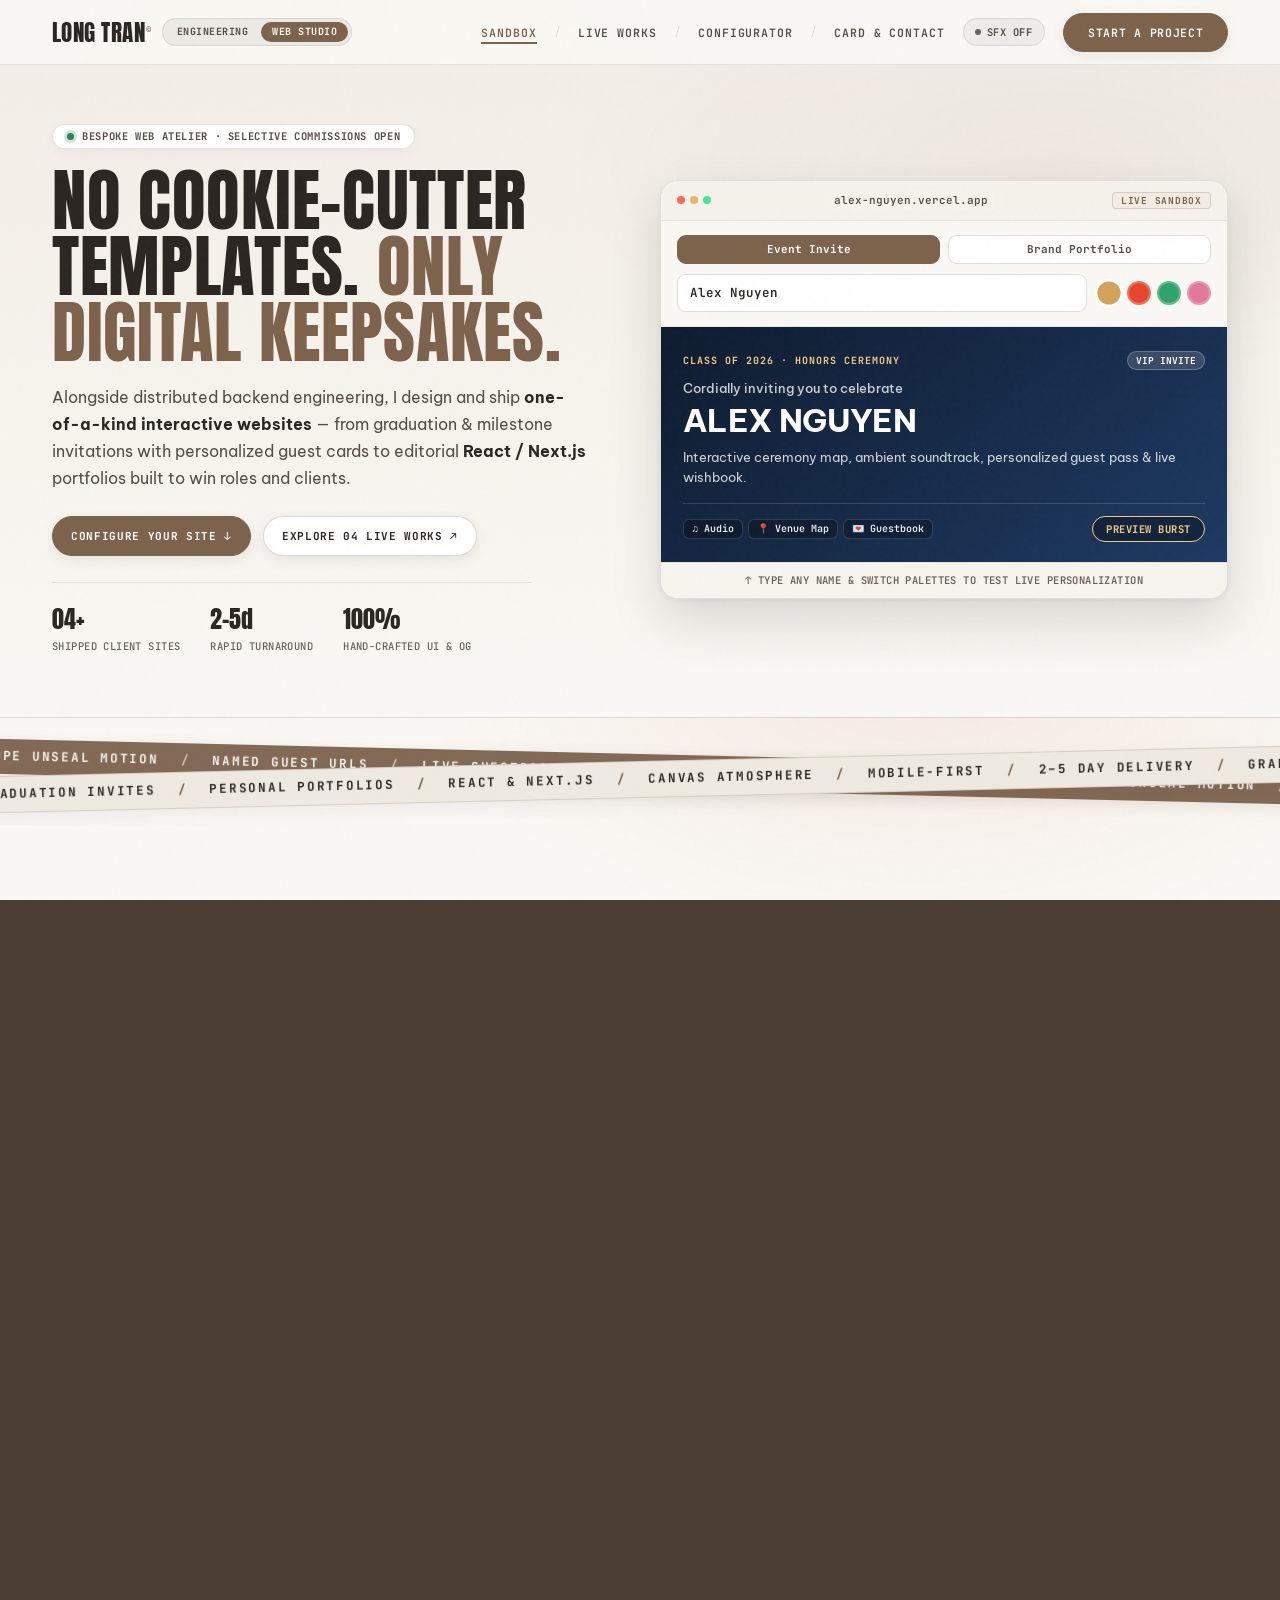
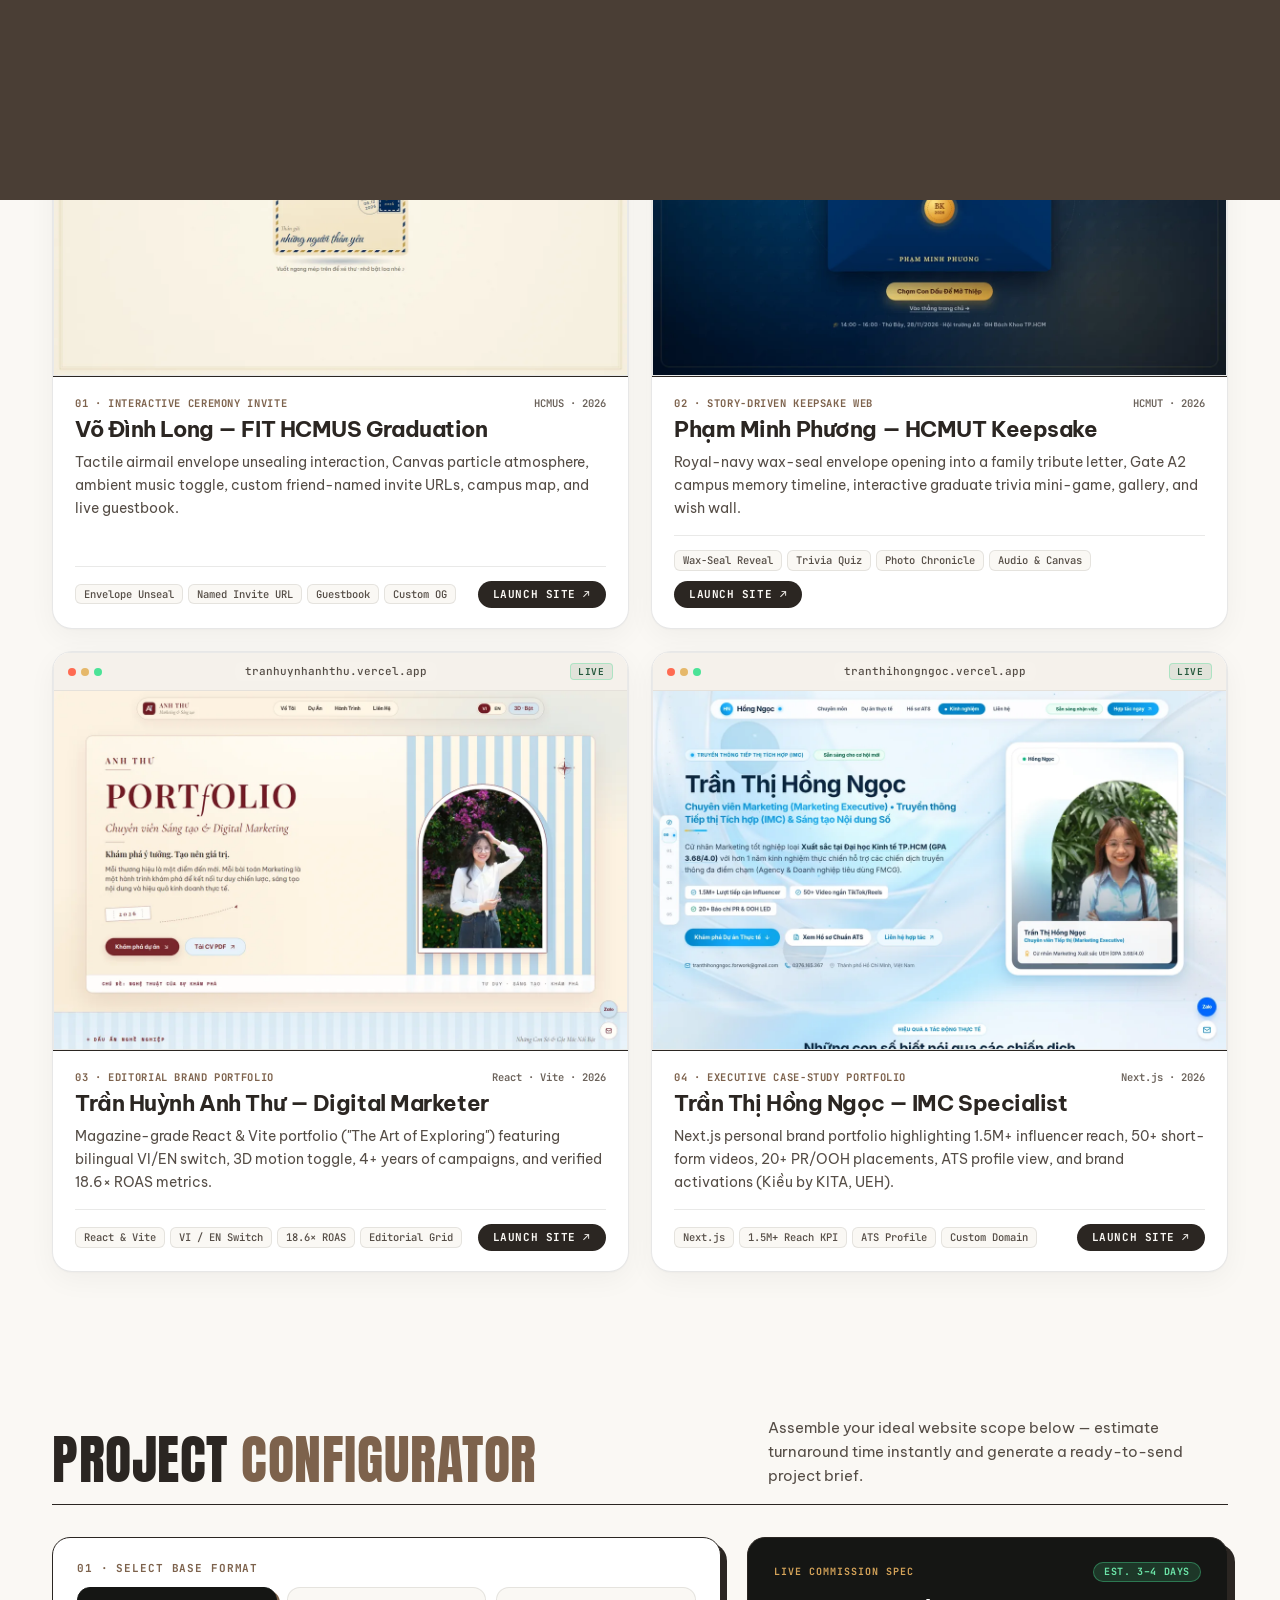
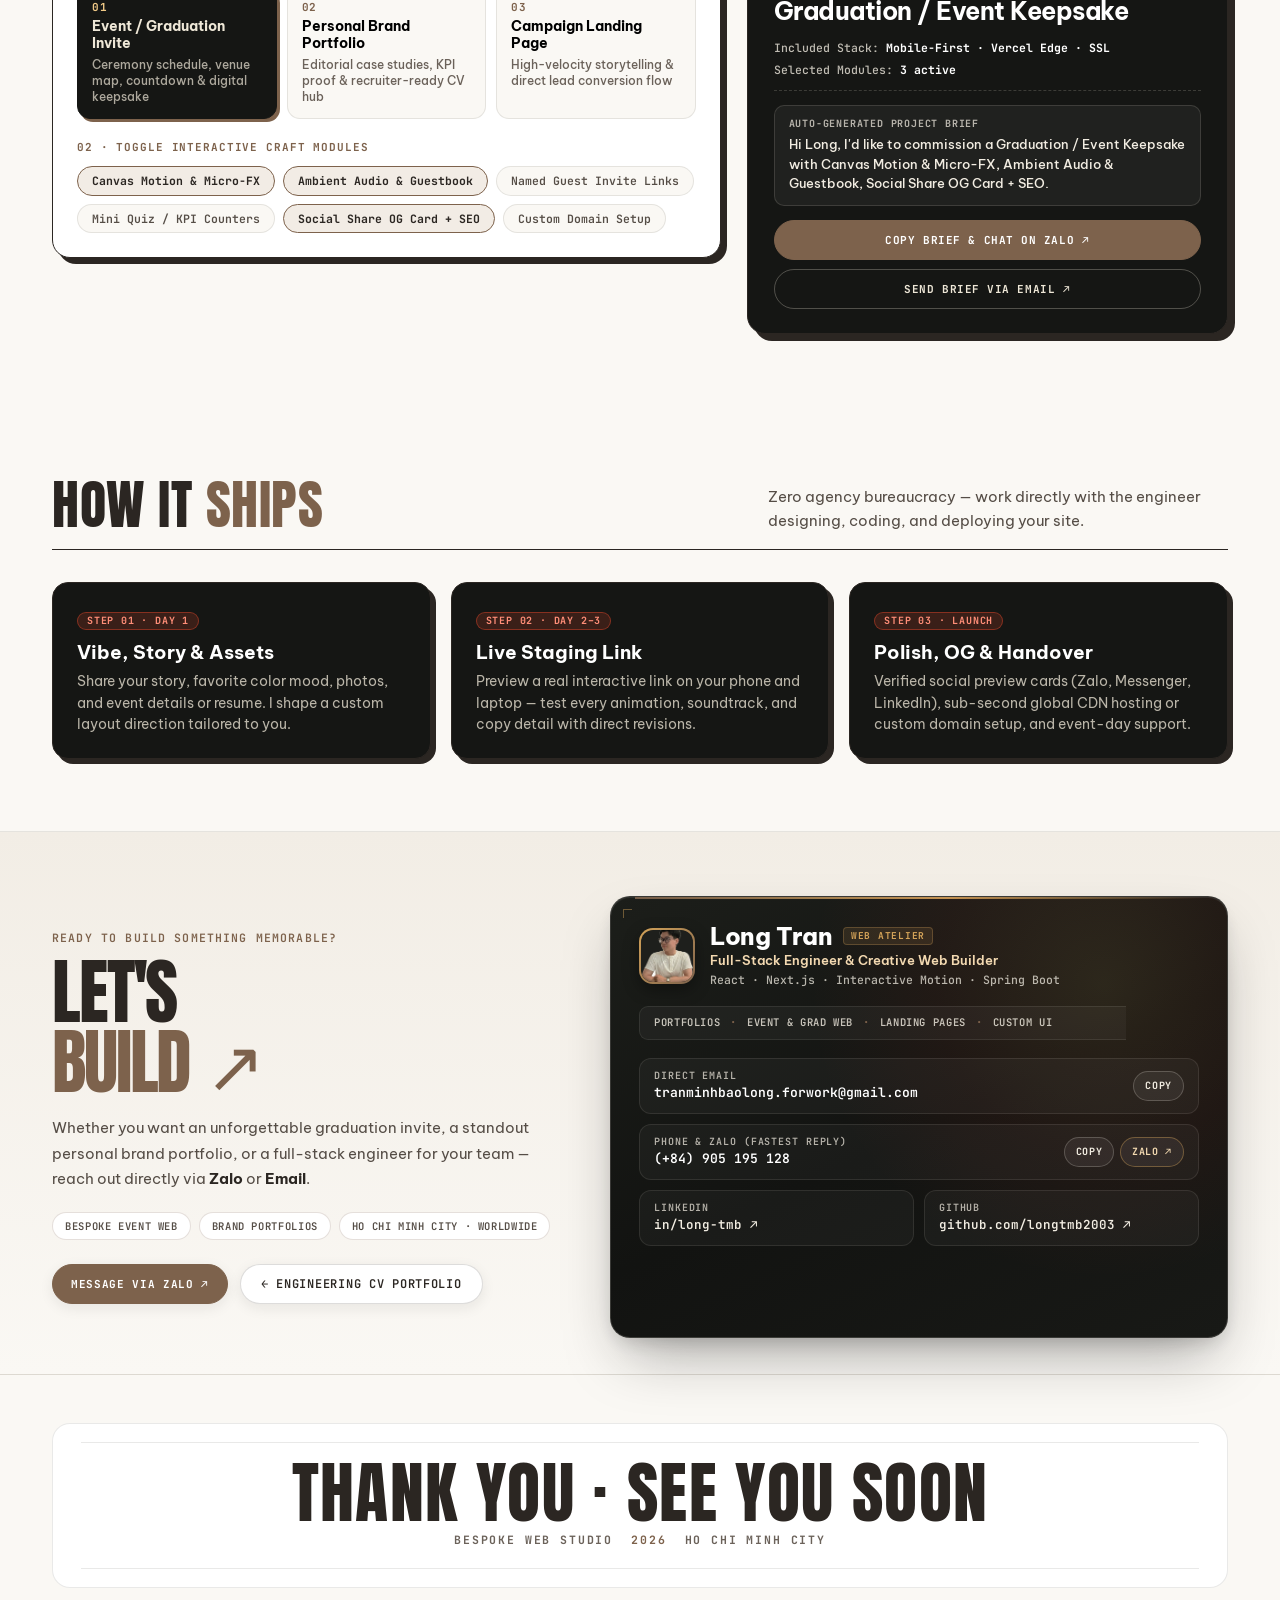
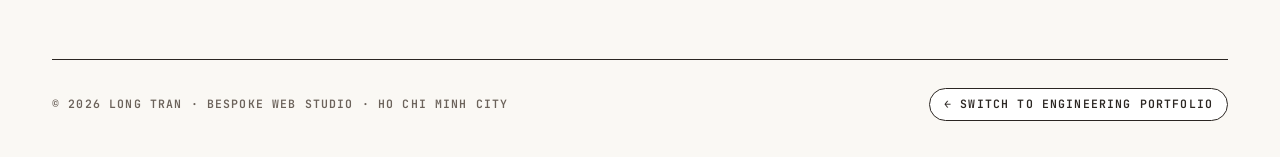
<file: studio.html>
<!DOCTYPE html>
<html lang="en">
<head>
<meta charset="UTF-8">
<meta name="viewport" content="width=device-width, initial-scale=1.0">
<link rel="icon" type="image/svg+xml" href="assets/favicon.svg">
<meta name="description" content="Long Tran Web Atelier — Bespoke interactive websites for graduations, milestone events, and personal brand portfolios. Custom motion, sound, and sub-second performance.">
<meta property="og:title" content="Long Tran — Bespoke Web Studio (Portfolios &amp; Interactive Event Sites)">
<meta property="og:description" content="No cookie-cutter templates. Explore 4 live client websites — interactive graduation invitations, trivia keepsakes, and React/Next.js portfolios.">
<meta property="og:type" content="website">
<meta property="og:url" content="https://longtmb2003.github.io/studio.html">
<meta property="og:image" content="https://longtmb2003.github.io/assets/og-preview.png">
<meta property="og:image:width" content="1200">
<meta property="og:image:height" content="630">
<meta property="og:image:alt" content="Long Tran — Bespoke Web Atelier">
<meta name="twitter:card" content="summary_large_image">
<meta name="twitter:title" content="Long Tran — Bespoke Web Studio">
<meta name="twitter:description" content="Custom-engineered graduation invitations, event keepsakes, and personal brand portfolios.">
<meta name="twitter:image" content="https://longtmb2003.github.io/assets/og-preview.png">
<link rel="canonical" href="https://longtmb2003.github.io/studio.html">
<meta name="theme-color" content="#FAF8F4">
<title>Long Tran — Bespoke Web Studio · Portfolios &amp; Interactive Event Web</title>
<link rel="preconnect" href="https://fonts.googleapis.com">
<link rel="preconnect" href="https://fonts.gstatic.com" crossorigin>
<link href="https://fonts.googleapis.com/css2?family=Anton&family=Be+Vietnam+Pro:wght@400;500;600;700;800&family=JetBrains+Mono:wght@400;500;600;700&display=swap" rel="stylesheet">
<script type="application/ld+json">
{
  "@context": "https://schema.org",
  "@type": "ProfessionalService",
  "name": "Long Tran — Bespoke Web Studio",
  "url": "https://longtmb2003.github.io/studio.html",
  "image": "https://longtmb2003.github.io/assets/long.png",
  "email": "mailto:tranminhbaolong.forwork@gmail.com",
  "telephone": "+84905195128",
  "address": { "@type": "PostalAddress", "addressLocality": "Ho Chi Minh City", "addressCountry": "VN" },
  "description": "Custom-engineered interactive graduation invitations, event websites, and personal brand portfolios built with React, Next.js, and HTML5 Canvas."
}
</script>
<link rel="stylesheet" href="assets/styles.css">
</head>
<body class="studio-page">
<a class="access-skip" href="#showcase">Skip to live client showcase</a>

<header class="topbar">
  <div class="top-progress-bar" id="topProgressBar"></div>
  <div class="wrap">
    <div class="logo-block">
      <a class="logo" href="#studio-top">Long Tran<sup>©</sup></a>
      <div class="mode-switch" role="navigation" aria-label="Portfolio mode">
        <a class="mode-pill" href="index.html">Engineering</a>
        <a class="mode-pill active" href="studio.html" aria-current="page">Web Studio</a>
      </div>
    </div>

    <nav class="nav" aria-label="Studio navigation">
      <a href="#studio-top">Sandbox</a>
      <span class="nav-dot" aria-hidden="true">/</span>
      <a href="#showcase">Live Works</a>
      <span class="nav-dot" aria-hidden="true">/</span>
      <a href="#blueprint">Configurator</a>
      <span class="nav-dot" aria-hidden="true">/</span>
      <a href="#contact">Card &amp; Contact</a>
    </nav>

    <button class="sfx-toggle" id="sfxToggleBtn" type="button" aria-pressed="false" title="Toggle subtle UI sound effects">
      <span class="sfx-dot" aria-hidden="true"></span>
      <span class="sfx-label">SFX</span>
      <strong id="sfxStateText">OFF</strong>
    </button>

    <details class="mobile-index">
      <summary>Menu <span aria-hidden="true">+</span></summary>
      <nav aria-label="Studio page index">
        <a href="#studio-top"><span>01</span> Live Bespoke Sandbox</a>
        <a href="#showcase"><span>02</span> Client Showcase (04)</a>
        <a href="#blueprint"><span>03</span> Project Configurator</a>
        <a href="#contact"><span>04</span> Business Card &amp; Contact</a>
        <a href="index.html"><span>05</span> ← Engineering CV Portfolio</a>
      </nav>
    </details>
    <a class="hire" href="#blueprint">Start a Project</a>
  </div>
</header>

<main>
<div class="sumi-band sumi-hero">
<div class="wrap">

<!-- STUDIO HERO: MANIFESTO + INTERACTIVE LIVE BESPOKE SANDBOX -->
<section id="studio-top" class="studio-hero">
  <div class="studio-hero-grid">
    <div class="studio-hero-copy">
      <span class="studio-hero-badge"><i class="live-dot"></i> Bespoke Web Atelier · Selective Commissions Open</span>
      <h1 class="display studio-display-title">
        No Cookie-Cutter<br>
        Templates. <span class="accent">Only<br>Digital Keepsakes.</span>
      </h1>
      <p class="studio-hero-lead">
        Alongside distributed backend engineering, I design and ship <strong>one-of-a-kind interactive websites</strong> — from graduation &amp; milestone invitations with personalized guest cards to editorial <strong>React / Next.js</strong> portfolios built to win roles and clients.
      </p>
      <div class="studio-hero-actions">
        <a class="scb-btn primary" href="#blueprint">Configure Your Site ↓</a>
        <a class="scb-btn" href="#showcase">Explore 04 Live Works ↗</a>
      </div>
      <div class="hero-stats-row studio-stats">
        <div class="h-stat"><b>04+</b><span>Shipped client sites</span></div>
        <div class="h-stat"><b>2–5d</b><span>Rapid turnaround</span></div>
        <div class="h-stat"><b>100%</b><span>Hand-crafted UI &amp; OG</span></div>
      </div>
    </div>

    <!-- INTERACTIVE BESPOKE PREVIEW SANDBOX -->
    <div class="sandbox-shell" id="atelierSandbox">
      <div class="sandbox-topbar">
        <div class="studio-dots" aria-hidden="true"><i></i><i></i><i></i></div>
        <span class="sandbox-url" id="sbxUrlSlug">alex-nguyen.vercel.app</span>
        <span class="sandbox-tag">LIVE SANDBOX</span>
      </div>

      <div class="sandbox-controls">
        <div class="sandbox-mode-btns" role="group" aria-label="Preview template style">
          <button type="button" class="sbx-mode-btn active" data-sbx-mode="invite" aria-pressed="true">Event Invite</button>
          <button type="button" class="sbx-mode-btn" data-sbx-mode="portfolio" aria-pressed="false">Brand Portfolio</button>
        </div>

        <div class="sandbox-input-row">
          <label class="sr-only" for="sandboxNameInput">Type your name to preview</label>
          <input id="sandboxNameInput" class="sandbox-input" type="text" maxlength="26" value="Alex Nguyen" placeholder="Type your name to test…" autocomplete="off">
          <div class="sandbox-swatches" role="group" aria-label="Color palette">
            <button type="button" class="sbx-swatch active" data-sbx-theme="gold" style="--sw:#D4A359;" aria-label="Midnight Gold palette" aria-pressed="true"></button>
            <button type="button" class="sbx-swatch" data-sbx-theme="vermilion" style="--sw:#E4472C;" aria-label="Editorial Vermilion palette" aria-pressed="false"></button>
            <button type="button" class="sbx-swatch" data-sbx-theme="emerald" style="--sw:#2FA36B;" aria-label="Emerald Noir palette" aria-pressed="false"></button>
            <button type="button" class="sbx-swatch" data-sbx-theme="rose" style="--sw:#E07A9A;" aria-label="Velvet Rose palette" aria-pressed="false"></button>
          </div>
        </div>
      </div>

      <!-- LIVE MINIATURE STAGE -->
      <div class="sandbox-stage" id="sandboxStage" data-theme="gold">
        <div class="sbx-particles" id="sbxParticles" aria-hidden="true"></div>
        <div class="sbx-stage-top">
          <span class="sbx-kicker" id="sbxKicker">CLASS OF 2026 · HONORS CEREMONY</span>
          <span class="sbx-badge" id="sbxBadge">VIP INVITE</span>
        </div>
        <div class="sbx-greeting" id="sbxGreeting">Cordially inviting you to celebrate</div>
        <div class="sbx-name" id="sbxDisplayName">ALEX NGUYEN</div>
        <p class="sbx-desc" id="sbxDesc">Interactive ceremony map, ambient soundtrack, personalized guest pass &amp; live wishbook.</p>
        <div class="sbx-stage-foot">
          <div class="sbx-mini-pills" id="sbxPills">
            <span>♫ Audio</span>
            <span>📍 Venue Map</span>
            <span>💌 Guestbook</span>
          </div>
          <button type="button" class="sbx-spark-btn" id="sandboxSparkBtn">Preview Burst</button>
        </div>
      </div>
      <div class="sandbox-caption">
        <span>↑ Type any name &amp; switch palettes to test live personalization</span>
      </div>
    </div>
  </div>
</section>
</div>
</div>

<!-- CRISS-CROSS DUAL-ANGLE KINETIC RIBBON -->
<div class="cross-ribbon-wrap" aria-hidden="true">
  <div class="cross-ribbon back">
    <div class="cross-track">
      <span>Envelope Unseal Motion</span><span class="cross-sep">/</span><span>Named Guest URLs</span><span class="cross-sep">/</span><span>Live Guestbook</span><span class="cross-sep">/</span><span>Custom OG Previews</span><span class="cross-sep">/</span><span>Sub-Second Load</span><span class="cross-sep">/</span>
      <span>Envelope Unseal Motion</span><span class="cross-sep">/</span><span>Named Guest URLs</span><span class="cross-sep">/</span><span>Live Guestbook</span><span class="cross-sep">/</span><span>Custom OG Previews</span><span class="cross-sep">/</span><span>Sub-Second Load</span><span class="cross-sep">/</span>
    </div>
  </div>
  <div class="cross-ribbon front">
    <div class="cross-track">
      <span>Graduation Invites</span><span class="cross-sep">/</span><span>Personal Portfolios</span><span class="cross-sep">/</span><span>React &amp; Next.js</span><span class="cross-sep">/</span><span>Canvas Atmosphere</span><span class="cross-sep">/</span><span>Mobile-First</span><span class="cross-sep">/</span><span>2–5 Day Delivery</span><span class="cross-sep">/</span>
      <span>Graduation Invites</span><span class="cross-sep">/</span><span>Personal Portfolios</span><span class="cross-sep">/</span><span>React &amp; Next.js</span><span class="cross-sep">/</span><span>Canvas Atmosphere</span><span class="cross-sep">/</span><span>Mobile-First</span><span class="cross-sep">/</span><span>2–5 Day Delivery</span><span class="cross-sep">/</span>
    </div>
  </div>
</div>

<div class="wrap">
<!-- LIVE CLIENT EXHIBITION LOOKBOOK (#showcase) — INSPIRED BY VANDANAR.DESIGN + BEHANCE -->
<section id="showcase">
  <div class="sec-head rv">
    <h2 class="display">Selected Works <span class="accent">(04)</span></h2>
    <p>Real screenshots from live production sites. Select a project on the exhibition rail or browse the full grid below.</p>
  </div>

  <!-- EDITORIAL EXHIBITION STAGE (01 / 04 INTERACTIVE SELECTOR) -->
  <div class="exhibit-stage rv" id="exhibitStage">
    <div class="exhibit-visual-pane">
      <div class="exhibit-browser-chrome">
        <div class="studio-dots" aria-hidden="true"><i></i><i></i><i></i></div>
        <span class="exhibit-url" id="exhibitUrl">vodinhlong-graduation.vercel.app</span>
        <span class="exhibit-counter" id="exhibitCounter">01 / 04</span>
      </div>
      <a class="exhibit-shot-link" id="exhibitLink" href="https://vodinhlong-graduation.vercel.app/" target="_blank" rel="noopener noreferrer" aria-label="Launch featured project website">
        <img id="exhibitImg" src="assets/projects/vodinhlong.webp" alt="Vo Dinh Long — FIT HCMUS Graduation Invitation screenshot" width="1200" height="750">
      </a>
    </div>

    <div class="exhibit-index-pane">
      <div class="exhibit-meta-top">
        <span class="exhibit-role" id="exhibitRole">Interactive Ceremony Invite · 2026</span>
        <h3 class="exhibit-title" id="exhibitTitle">Võ Đình Long — FIT HCMUS Graduation</h3>
        <p class="exhibit-summary" id="exhibitSummary">Vintage airmail envelope interaction ("Swipe to unseal"), Canvas particle ambiance, custom guest-named invite URLs, Hall 1 map, and live wish wall.</p>
        <a class="exhibit-cta" id="exhibitCta" href="https://vodinhlong-graduation.vercel.app/" target="_blank" rel="noopener noreferrer">Launch Live Site ↗</a>
      </div>

      <div class="exhibit-rail" role="tablist" aria-label="Featured client projects">
        <button type="button" class="exhibit-rail-item active" role="tab" aria-selected="true" data-exhibit-idx="0">
          <span class="er-no">01</span>
          <span class="er-name">Võ Đình Long · HCMUS</span>
          <span class="er-tag">Grad Invite</span>
        </button>
        <button type="button" class="exhibit-rail-item" role="tab" aria-selected="false" data-exhibit-idx="1">
          <span class="er-no">02</span>
          <span class="er-name">Phạm Minh Phương · HCMUT</span>
          <span class="er-tag">Keepsake</span>
        </button>
        <button type="button" class="exhibit-rail-item" role="tab" aria-selected="false" data-exhibit-idx="2">
          <span class="er-no">03</span>
          <span class="er-name">Trần Huỳnh Anh Thư</span>
          <span class="er-tag">Portfolio</span>
        </button>
        <button type="button" class="exhibit-rail-item" role="tab" aria-selected="false" data-exhibit-idx="3">
          <span class="er-no">04</span>
          <span class="er-name">Trần Thị Hồng Ngọc</span>
          <span class="er-tag">Portfolio</span>
        </button>
      </div>
    </div>
  </div>

  <!-- FILTERABLE FULL ARCHIVE GRID WITH REAL SCREENSHOTS -->
  <div class="studio-toolbar rv">
    <div class="studio-filters" role="group" aria-label="Filter client web projects">
      <button class="studio-filter-btn active" data-studio-filter="all" aria-pressed="true" type="button">
        <span>All Works</span>
        <span class="filter-count">4</span>
      </button>
      <button class="studio-filter-btn" data-studio-filter="graduation" aria-pressed="false" type="button">
        <span>Event &amp; Graduation</span>
        <span class="filter-count">2</span>
      </button>
      <button class="studio-filter-btn" data-studio-filter="portfolio" aria-pressed="false" type="button">
        <span>Brand Portfolios</span>
        <span class="filter-count">2</span>
      </button>
    </div>

    <div class="viewport-switch" id="viewportToggleGroup" role="group" aria-label="Preview device frame">
      <button type="button" class="vp-btn active" data-vp="desktop" aria-pressed="true">Desktop Frame</button>
      <button type="button" class="vp-btn" data-vp="mobile" aria-pressed="false">Mobile Frame</button>
    </div>
  </div>

  <div class="studio-grid" id="studioShowcaseGrid">
    <!-- WORK 01: VO DINH LONG GRADUATION -->
    <article class="studio-card spotlight-card rv" data-studio-cat="graduation">
      <div class="studio-stage-shell">
        <div class="studio-device-frame">
          <div class="studio-browser-bar">
            <div class="studio-dots" aria-hidden="true"><i></i><i></i><i></i></div>
            <span class="studio-url">vodinhlong-graduation.vercel.app</span>
            <span class="studio-live-tag">LIVE</span>
          </div>
          <a class="studio-shot-wrap" href="https://vodinhlong-graduation.vercel.app/" target="_blank" rel="noopener noreferrer" aria-label="Launch Vo Dinh Long Graduation Invitation live website">
            <img class="studio-shot" src="assets/projects/vodinhlong.webp" alt="Live screenshot of Vo Dinh Long FIT HCMUS Graduation Invitation" width="1200" height="750" loading="lazy">
            <span class="studio-shot-hover">Open Live Site ↗</span>
          </a>
        </div>
      </div>
      <div class="studio-body">
        <div class="studio-meta-row">
          <span class="studio-cat">01 · Interactive Ceremony Invite</span>
          <span class="studio-year">HCMUS · 2026</span>
        </div>
        <h3>Võ Đình Long — FIT HCMUS Graduation</h3>
        <p>Tactile airmail envelope unsealing interaction, Canvas particle atmosphere, ambient music toggle, custom friend-named invite URLs, campus map, and live guestbook.</p>
        <div class="studio-foot">
          <div class="studio-tags">
            <span>Envelope Unseal</span>
            <span>Named Invite URL</span>
            <span>Guestbook</span>
            <span>Custom OG</span>
          </div>
          <a class="studio-visit-btn" href="https://vodinhlong-graduation.vercel.app/" target="_blank" rel="noopener noreferrer">Launch Site ↗</a>
        </div>
      </div>
    </article>

    <!-- WORK 02: PHAM MINH PHUONG GRADUATION -->
    <article class="studio-card spotlight-card rv" data-studio-cat="graduation">
      <div class="studio-stage-shell">
        <div class="studio-device-frame">
          <div class="studio-browser-bar">
            <div class="studio-dots" aria-hidden="true"><i></i><i></i><i></i></div>
            <span class="studio-url">phamminhphuong-graduation.vercel.app</span>
            <span class="studio-live-tag">LIVE</span>
          </div>
          <a class="studio-shot-wrap" href="https://phamminhphuong-graduation.vercel.app/" target="_blank" rel="noopener noreferrer" aria-label="Launch Pham Minh Phuong HCMUT Graduation Keepsake live website">
            <img class="studio-shot" src="assets/projects/phamminhphuong.webp" alt="Live screenshot of Pham Minh Phuong HCMUT Graduation Keepsake" width="1200" height="750" loading="lazy">
            <span class="studio-shot-hover">Open Live Site ↗</span>
          </a>
        </div>
      </div>
      <div class="studio-body">
        <div class="studio-meta-row">
          <span class="studio-cat">02 · Story-Driven Keepsake Web</span>
          <span class="studio-year">HCMUT · 2026</span>
        </div>
        <h3>Phạm Minh Phương — HCMUT Keepsake</h3>
        <p>Royal-navy wax-seal envelope opening into a family tribute letter, Gate A2 campus memory timeline, interactive graduate trivia mini-game, gallery, and wish wall.</p>
        <div class="studio-foot">
          <div class="studio-tags">
            <span>Wax-Seal Reveal</span>
            <span>Trivia Quiz</span>
            <span>Photo Chronicle</span>
            <span>Audio &amp; Canvas</span>
          </div>
          <a class="studio-visit-btn" href="https://phamminhphuong-graduation.vercel.app/" target="_blank" rel="noopener noreferrer">Launch Site ↗</a>
        </div>
      </div>
    </article>

    <!-- WORK 03: TRAN HUYNH ANH THU PORTFOLIO -->
    <article class="studio-card spotlight-card rv" data-studio-cat="portfolio">
      <div class="studio-stage-shell">
        <div class="studio-device-frame">
          <div class="studio-browser-bar">
            <div class="studio-dots" aria-hidden="true"><i></i><i></i><i></i></div>
            <span class="studio-url">tranhuynhanhthu.vercel.app</span>
            <span class="studio-live-tag">LIVE</span>
          </div>
          <a class="studio-shot-wrap" href="https://tranhuynhanhthu.vercel.app/" target="_blank" rel="noopener noreferrer" aria-label="Launch Tran Huynh Anh Thu Creative Marketer Portfolio live website">
            <img class="studio-shot" src="assets/projects/tranhuynhanhthu.webp" alt="Live screenshot of Tran Huynh Anh Thu Creative Marketer Portfolio" width="1200" height="750" loading="lazy">
            <span class="studio-shot-hover">Open Live Site ↗</span>
          </a>
        </div>
      </div>
      <div class="studio-body">
        <div class="studio-meta-row">
          <span class="studio-cat">03 · Editorial Brand Portfolio</span>
          <span class="studio-year">React · Vite · 2026</span>
        </div>
        <h3>Trần Huỳnh Anh Thư — Digital Marketer</h3>
        <p>Magazine-grade React &amp; Vite portfolio ("The Art of Exploring") featuring bilingual VI/EN switch, 3D motion toggle, 4+ years of campaigns, and verified 18.6× ROAS metrics.</p>
        <div class="studio-foot">
          <div class="studio-tags">
            <span>React &amp; Vite</span>
            <span>VI / EN Switch</span>
            <span>18.6× ROAS</span>
            <span>Editorial Grid</span>
          </div>
          <a class="studio-visit-btn" href="https://tranhuynhanhthu.vercel.app/" target="_blank" rel="noopener noreferrer">Launch Site ↗</a>
        </div>
      </div>
    </article>

    <!-- WORK 04: TRAN THI HONG NGOC PORTFOLIO -->
    <article class="studio-card spotlight-card rv" data-studio-cat="portfolio">
      <div class="studio-stage-shell">
        <div class="studio-device-frame">
          <div class="studio-browser-bar">
            <div class="studio-dots" aria-hidden="true"><i></i><i></i><i></i></div>
            <span class="studio-url">tranthihongngoc.vercel.app</span>
            <span class="studio-live-tag">LIVE</span>
          </div>
          <a class="studio-shot-wrap" href="https://tranthihongngoc.vercel.app/" target="_blank" rel="noopener noreferrer" aria-label="Launch Tran Thi Hong Ngoc IMC Specialist Portfolio live website">
            <img class="studio-shot" src="assets/projects/tranthihongngoc.webp" alt="Live screenshot of Tran Thi Hong Ngoc IMC Specialist Portfolio" width="1200" height="750" loading="lazy">
            <span class="studio-shot-hover">Open Live Site ↗</span>
          </a>
        </div>
      </div>
      <div class="studio-body">
        <div class="studio-meta-row">
          <span class="studio-cat">04 · Executive Case-Study Portfolio</span>
          <span class="studio-year">Next.js · 2026</span>
        </div>
        <h3>Trần Thị Hồng Ngọc — IMC Specialist</h3>
        <p>Next.js personal brand portfolio highlighting 1.5M+ influencer reach, 50+ short-form videos, 20+ PR/OOH placements, ATS profile view, and brand activations (Kiều by KITA, UEH).</p>
        <div class="studio-foot">
          <div class="studio-tags">
            <span>Next.js</span>
            <span>1.5M+ Reach KPI</span>
            <span>ATS Profile</span>
            <span>Custom Domain</span>
          </div>
          <a class="studio-visit-btn" href="https://tranthihongngoc.vercel.app/" target="_blank" rel="noopener noreferrer">Launch Site ↗</a>
        </div>
      </div>
    </article>
  </div>
</section>

<!-- INTERACTIVE PROJECT BLUEPRINT CONFIGURATOR (#blueprint) -->
<section id="blueprint">
  <div class="sec-head rv">
    <h2 class="display">Project <span class="accent">Configurator</span></h2>
    <p>Assemble your ideal website scope below — estimate turnaround time instantly and generate a ready-to-send project brief.</p>
  </div>

  <div class="blueprint-builder rv">
    <div class="bp-controls">
      <div class="bp-step-group">
        <span class="bp-step-label">01 · Select Base Format</span>
        <div class="bp-format-grid" role="group" aria-label="Select website format">
          <button type="button" class="bp-format-card active" data-bp-format="Graduation / Event Keepsake" data-bp-days="2.5" aria-pressed="true">
            <span class="bp-fmt-icon" aria-hidden="true">01</span>
            <strong>Event / Graduation Invite</strong>
            <small>Ceremony schedule, venue map, countdown &amp; digital keepsake</small>
          </button>
          <button type="button" class="bp-format-card" data-bp-format="Personal Brand Portfolio" data-bp-days="3.5" aria-pressed="false">
            <span class="bp-fmt-icon" aria-hidden="true">02</span>
            <strong>Personal Brand Portfolio</strong>
            <small>Editorial case studies, KPI proof &amp; recruiter-ready CV hub</small>
          </button>
          <button type="button" class="bp-format-card" data-bp-format="Campaign / Service Landing Page" data-bp-days="3" aria-pressed="false">
            <span class="bp-fmt-icon" aria-hidden="true">03</span>
            <strong>Campaign Landing Page</strong>
            <small>High-velocity storytelling &amp; direct lead conversion flow</small>
          </button>
        </div>
      </div>

      <div class="bp-step-group">
        <span class="bp-step-label">02 · Toggle Interactive Craft Modules</span>
        <div class="bp-mod-chips" role="group" aria-label="Toggle bespoke website features">
          <button type="button" class="bp-mod-chip active" data-bp-mod="Canvas Motion &amp; Micro-FX" data-bp-add="0.5" aria-pressed="true">Canvas Motion &amp; Micro-FX</button>
          <button type="button" class="bp-mod-chip active" data-bp-mod="Ambient Audio &amp; Guestbook" data-bp-add="0.5" aria-pressed="true">Ambient Audio &amp; Guestbook</button>
          <button type="button" class="bp-mod-chip" data-bp-mod="Named Guest Invite Links" data-bp-add="0.5" aria-pressed="false">Named Guest Invite Links</button>
          <button type="button" class="bp-mod-chip" data-bp-mod="Mini Trivia Quiz / KPI Counters" data-bp-add="1" aria-pressed="false">Mini Quiz / KPI Counters</button>
          <button type="button" class="bp-mod-chip active" data-bp-mod="Social Share OG Card + SEO" data-bp-add="0" aria-pressed="true">Social Share OG Card + SEO</button>
          <button type="button" class="bp-mod-chip" data-bp-mod="Custom Domain Setup" data-bp-add="0.5" aria-pressed="false">Custom Domain Setup</button>
        </div>
      </div>
    </div>

    <!-- LIVE GENERATED ARCHITECTURAL SPEC TICKET -->
    <aside class="bp-ticket" id="bpTicket" aria-live="polite">
      <div class="bp-ticket-head">
        <span class="bp-ticket-kicker">LIVE COMMISSION SPEC</span>
        <span class="bp-ticket-eta" id="bpEtaBadge">EST. 3–4 DAYS</span>
      </div>
      <h3 class="bp-ticket-title" id="bpSelectedFormat">Graduation / Event Keepsake</h3>
      <div class="bp-ticket-meta">
        <span>Included Stack: <strong>Mobile-First · Vercel Edge · SSL</strong></span>
        <span>Selected Modules: <strong id="bpModCount">3 active</strong></span>
      </div>
      <div class="bp-brief-box">
        <span class="bp-brief-label">Auto-Generated Project Brief</span>
        <p id="bpBriefPreview">Hi Long, I'd like to commission a Graduation / Event Keepsake with Canvas Motion &amp; Micro-FX, Ambient Audio &amp; Guestbook, and Social Share OG Card + SEO.</p>
      </div>
      <div class="bp-ticket-actions">
        <button type="button" class="bp-send-btn primary" id="bpZaloBtn">
          <span>Copy Brief &amp; Chat on Zalo ↗</span>
        </button>
        <a class="bp-send-btn" id="bpEmailLink" href="mailto:tranminhbaolong.forwork@gmail.com">
          <span>Send Brief via Email ↗</span>
        </a>
      </div>
    </aside>
  </div>
</section>

<!-- 3-STEP ATELIER PROCESS -->
<section id="process">
  <div class="sec-head rv">
    <h2 class="display">How It <span class="accent">Ships</span></h2>
    <p>Zero agency bureaucracy — work directly with the engineer designing, coding, and deploying your site.</p>
  </div>

  <div class="process-grid rv">
    <div class="process-step">
      <span class="process-no">STEP 01 · DAY 1</span>
      <h3>Vibe, Story &amp; Assets</h3>
      <p>Share your story, favorite color mood, photos, and event details or resume. I shape a custom layout direction tailored to you.</p>
    </div>
    <div class="process-step">
      <span class="process-no">STEP 02 · DAY 2–3</span>
      <h3>Live Staging Link</h3>
      <p>Preview a real interactive link on your phone and laptop — test every animation, soundtrack, and copy detail with direct revisions.</p>
    </div>
    <div class="process-step">
      <span class="process-no">STEP 03 · LAUNCH</span>
      <h3>Polish, OG &amp; Handover</h3>
      <p>Verified social preview cards (Zalo, Messenger, LinkedIn), sub-second global CDN hosting or custom domain setup, and event-day support.</p>
    </div>
  </div>
</section>
</div>

<!-- CONTACT & 3D FLIPPABLE EXECUTIVE BUSINESS CARD -->
<div class="sumi-band sumi-contact">
<div class="wrap">
<section id="contact">
  <div class="contact-shell">
    <div class="contact-pitch rv">
      <p class="label">Ready to Build Something Memorable?</p>
      <h2 class="display contact-big" id="contactMagnetic">
        <span class="sr-only">Let's build</span>
        <span aria-hidden="true"><span class="mag-char">L</span><span class="mag-char">e</span><span class="mag-char">t</span><span class="mag-char">'</span><span class="mag-char">s</span><br><a href="mailto:tranminhbaolong.forwork@gmail.com"><span class="mag-char">b</span><span class="mag-char">u</span><span class="mag-char">i</span><span class="mag-char">l</span><span class="mag-char">d</span><span class="mag-char">&nbsp;</span><span class="mag-char">↗</span></a></span>
      </h2>
      <p class="contact-copy">Whether you want an unforgettable graduation invite, a standout personal brand portfolio, or a full-stack engineer for your team — reach out directly via <strong>Zalo</strong> or <strong>Email</strong>.</p>
      <div class="avail-row">
        <span>Bespoke Event Web</span>
        <span>Brand Portfolios</span>
        <span>Ho Chi Minh City · Worldwide</span>
      </div>
      <div class="contact-quick-actions">
        <a class="scb-btn primary" href="https://zalo.me/0905195128" target="_blank" rel="noopener noreferrer">
          <span>Message via Zalo ↗</span>
        </a>
        <a class="zalo-cta" href="index.html">
          <span>← Engineering CV Portfolio</span>
        </a>
      </div>
    </div>

    <!-- 3D FLIPPABLE EXECUTIVE DIGITAL BUSINESS CARD -->
    <div class="biz-card-stage rv">
      <div class="biz-card-flipper" id="bizCardFlipper">
        <!-- FRONT FACE -->
        <article class="biz-card biz-face-front" id="execBizCard" aria-label="Long Tran Digital Business Card — Front">
          <div class="biz-card-glow" aria-hidden="true"></div>
          <span class="biz-corner tl" aria-hidden="true"></span>
          <span class="biz-corner tr" aria-hidden="true"></span>
          <span class="biz-corner bl" aria-hidden="true"></span>
          <span class="biz-corner br" aria-hidden="true"></span>

          <div class="biz-top">
            <div class="biz-identity">
              <div class="biz-avatar-wrap">
                <img src="assets/long.webp" alt="Long Tran portrait" class="biz-avatar" width="58" height="58" loading="lazy">
              </div>
              <div class="biz-name-block">
                <div class="biz-name-row">
                  <h3 class="biz-name">Long Tran</h3>
                  <span class="biz-monogram">WEB ATELIER</span>
                </div>
                <p class="biz-role">Full-Stack Engineer &amp; Creative Web Builder</p>
                <p class="biz-org">React · Next.js · Interactive Motion · Spring Boot</p>
              </div>
            </div>
            <button type="button" class="biz-flip-btn" data-biz-flip aria-label="Flip business card to back side">
              <span>↻ Flip</span>
            </button>
          </div>

          <div class="biz-spec-bar" aria-label="Studio Specialties">
            <span>Portfolios</span>
            <i aria-hidden="true">·</i>
            <span>Event &amp; Grad Web</span>
            <i aria-hidden="true">·</i>
            <span>Landing Pages</span>
            <i aria-hidden="true">·</i>
            <span>Custom UI</span>
          </div>

          <div class="biz-channels">
            <div class="biz-row">
              <div class="biz-row-main">
                <span class="biz-field-label">Direct Email</span>
                <a class="biz-field-val" href="mailto:tranminhbaolong.forwork@gmail.com">tranminhbaolong.forwork@gmail.com</a>
              </div>
              <button class="biz-action-btn" id="copyEmailBtn" type="button" data-email="tranminhbaolong.forwork@gmail.com" aria-label="Copy email address">Copy</button>
            </div>

            <div class="biz-row">
              <div class="biz-row-main">
                <span class="biz-field-label">Phone &amp; Zalo (Fastest Reply)</span>
                <a class="biz-field-val" href="tel:+84905195128">(+84) 905 195 128</a>
              </div>
              <div class="biz-row-actions">
                <button class="biz-action-btn" id="copyPhoneBtn" type="button" data-phone="+84905195128" aria-label="Copy phone number">Copy</button>
                <a class="biz-action-link" href="https://zalo.me/0905195128" target="_blank" rel="noopener noreferrer">Zalo ↗</a>
              </div>
            </div>

            <div class="biz-grid-2">
              <a class="biz-social-cell" href="https://www.linkedin.com/in/long-tmb/" target="_blank" rel="noopener noreferrer">
                <span class="biz-field-label">LinkedIn</span>
                <span class="biz-social-val">in/long-tmb ↗</span>
              </a>
              <a class="biz-social-cell" href="https://github.com/longtmb2003" target="_blank" rel="noopener noreferrer">
                <span class="biz-field-label">GitHub</span>
                <span class="biz-social-val">github.com/longtmb2003 ↗</span>
              </a>
            </div>
          </div>

          <div class="biz-foot">
            <div class="biz-serial">
              <span class="biz-status-inline"><i class="live-dot"></i> Accepting Commissions</span>
            </div>
            <button class="biz-vcard-btn" id="downloadVcardBtn" type="button">
              <span>Save Contact (.vcf)</span>
              <span aria-hidden="true">↓</span>
            </button>
          </div>
        </article>

        <!-- BACK FACE -->
        <aside class="biz-card biz-face-back" aria-label="Long Tran Digital Business Card — Back" aria-hidden="true">
          <span class="biz-corner tl" aria-hidden="true"></span>
          <span class="biz-corner tr" aria-hidden="true"></span>
          <span class="biz-corner bl" aria-hidden="true"></span>
          <span class="biz-corner br" aria-hidden="true"></span>

          <div class="biz-back-top">
            <div class="biz-crest">
              <svg width="42" height="42" viewBox="0 0 42 42" fill="none" aria-hidden="true">
                <rect x="1" y="1" width="40" height="40" rx="10" stroke="#D4A359" stroke-width="1.2"/>
                <circle cx="21" cy="21" r="12" stroke="#E4472C" stroke-width="1.2" stroke-dasharray="3 3"/>
                <path d="M21 9L23.4 18.6L33 21L23.4 23.4L21 33L18.6 23.4L9 21L18.6 18.6L21 9Z" fill="#D4A359"/>
              </svg>
              <div>
                <span class="biz-back-kicker">ECOSYSTEM PASSPORT · LT-2026</span>
                <strong class="biz-back-motto">"Explicit contracts. Sub-second queries. Unforgettable interfaces."</strong>
              </div>
            </div>
            <button type="button" class="biz-flip-btn" data-biz-flip aria-label="Flip business card to front side">
              <span>↺ Front</span>
            </button>
          </div>

          <div class="biz-portals">
            <a class="biz-portal-item" href="index.html">
              <span>01 / ENGINEERING CV</span>
              <strong>Microservices, Kafka &amp; Lab →</strong>
            </a>
            <a class="biz-portal-item current" href="#studio-top">
              <span>02 / BESPOKE STUDIO</span>
              <strong>04 Live Client Websites ●</strong>
            </a>
            <a class="biz-portal-item" href="story.html">
              <span>03 / CHRONICLES</span>
              <strong>5-Chapter Illustrated Strip →</strong>
            </a>
          </div>

          <div class="biz-foot">
            <span class="biz-location">longtmb2003.github.io/studio.html</span>
            <button type="button" class="biz-action-btn" id="copySiteUrlBtn" data-site-url="https://longtmb2003.github.io/studio.html">Copy Studio Link</button>
          </div>
        </aside>
      </div>
    </div>
  </div>
</section>

</div>
</div>
</main>

<div class="wrap">
  <div class="closing-poster rv" aria-label="Closing note">
    <div class="closing-poster-title">Thank You · See You Soon</div>
    <div class="closing-poster-meta">
      <span>Bespoke Web Studio</span>
      <strong>2026</strong>
      <span>Ho Chi Minh City</span>
    </div>
  </div>
  <footer class="label footer-colophon">
    <span>© 2026 Long Tran · Bespoke Web Studio · Ho Chi Minh City</span>
    <a href="index.html">← Switch to Engineering Portfolio</a>
  </footer>
</div>

<button class="to-top-btn" id="toTopBtn" type="button" aria-label="Back to top" title="Back to top">↑</button>

<script src="assets/app.js" defer></script>
</body>
</html>
</file>
<file: assets/styles.css>
:root {
  --paper:#FAF8F4;
  --washi:#F1ECE3;
  --card:#FFFFFF;
  --sumi:#28221E;
  --sumi-2:#332B26;
  --ember:#3B2C24;
  --ink:#1F1B18;
  --ink-2:#4A433C;
  --mute:#6B6259;
  --line:rgba(31,27,24,.10);
  --line-kin:rgba(255,245,235,.16);
  --ghost:#E2DAD0;
  --accent:#C7452D;
  --accent-soft:#FCEEEB;
  --accent-hover:#A6331E;
  --kin:#E2CEB0;
  --kin-light:#F3E6D3;
  --kin-deep:#7A6242;
  --grad-kin:linear-gradient(135deg, #FFFFFF 0%, #F3E6D3 55%, #C7452D 100%);
  --ai:#385B6B;
  --green:#1E7E4E;
  --c-green:#1B7549;
  --c-indigo:#385B6B;
  --display:'Anton', Impact, 'Arial Narrow', sans-serif;
  --sans:'Be Vietnam Pro', -apple-system, BlinkMacSystemFont, 'Segoe UI', Roboto, sans-serif;
  --mono:'JetBrains Mono', ui-monospace, Menlo, Monaco, monospace;
  --ease-out:cubic-bezier(0.22, 1, 0.36, 1);
  --ease-spring:cubic-bezier(0.34, 1.35, 0.64, 1);
}
*, *::before, *::after { margin:0; padding:0; box-sizing:border-box; }
html { scroll-behavior:smooth; }
body {
  background:var(--paper);
  color:var(--ink);
  font:400 15.5px/1.68 var(--sans);
  -webkit-font-smoothing:antialiased;
  -moz-osx-font-smoothing:grayscale;
  overflow-x:hidden;
}
body::after {
  content:'';
  position:fixed;
  inset:0;
  pointer-events:none;
  z-index:9990;
  opacity:.022;
  background-image:url("data:image/svg+xml,%3Csvg viewBox='0 0 220 220' xmlns='http://www.w3.org/2000/svg'%3E%3Cfilter id='g'%3E%3CfeTurbulence type='fractalNoise' baseFrequency='0.85' numOctaves='3' stitchTiles='stitch'/%3E%3C/filter%3E%3Crect width='100%25' height='100%25' filter='url(%23g)'/%3E%3C/svg%3E");
}
a { color:inherit; text-decoration:none; }
::selection { background:var(--accent); color:#FFFFFF; }
:focus-visible { outline:2px solid var(--accent); outline-offset:3px; }
.wrap { max-width:1240px; margin:0 auto; padding:0 32px; }
.label { font:600 11.5px/1.45 var(--mono); letter-spacing:.1em; text-transform:uppercase; color:var(--mute); }
.display { font-family:var(--display); font-weight:400; text-transform:uppercase; line-height:.96; letter-spacing:.012em; }
.accent { color:var(--accent); }

/* TOPBAR */
.topbar {
  position:sticky;
  top:0;
  z-index:100;
  background:rgba(245,245,243,.90);
  backdrop-filter:blur(16px);
  -webkit-backdrop-filter:blur(16px);
  border-bottom:1px solid var(--line);
}
.top-progress-bar {
  position: absolute;
  bottom: -1px;
  left: 0;
  height: 2px;
  width: 100%;
  transform: scaleX(0);
  transform-origin: left center;
  will-change: transform;
  background: linear-gradient(90deg, var(--accent), #E86A54);
  box-shadow: 0 0 10px rgba(200,62,43,0.42);
  z-index: 101;
  pointer-events: none;
}
.topbar .wrap {
  display:flex;
  align-items:center;
  gap:18px;
  height:64px;
}
.logo-block { display:flex; align-items:center; gap:10px; }
.logo { font:400 23px/1 var(--display); letter-spacing:.02em; text-transform:uppercase; }
.logo sup { font:600 9px var(--mono); margin-left:1px; color:var(--accent); }
.logo-role { font:500 10.5px/1 var(--mono); letter-spacing:.08em; text-transform:uppercase; color:var(--mute); display:none; }
@media (min-width:1100px) { .logo-role { display:inline; } }

/* Dual-Mode Cross-Page Switcher */
.mode-switch {
  display: inline-flex;
  align-items: center;
  padding: 3px;
  border-radius: 99px;
  background: rgba(20, 20, 20, .06);
  border: 1px solid var(--line);
  gap: 2px;
}
.mode-pill {
  padding: 5px 11px;
  border-radius: 99px;
  font: 700 10px/1 var(--mono);
  letter-spacing: .05em;
  text-transform: uppercase;
  color: var(--ink-2);
  white-space: nowrap;
  transition: background .18s ease, color .18s ease;
}
.mode-pill:hover {
  color: var(--ink);
}
.mode-pill.active {
  background: var(--ink);
  color: var(--paper);
}

.nav { display:flex; align-items:center; gap:18px; margin-left:auto; }
.nav a {
  font:600 11.5px var(--mono);
  letter-spacing:.08em;
  text-transform:uppercase;
  color:var(--ink-2);
  position:relative;
  padding:4px 0;
  transition:color .2s;
}
.nav a::after {
  content:'';
  position:absolute;
  left:0;
  bottom:0;
  width:0;
  height:1.5px;
  background:var(--accent);
  transition:width .25s ease;
}
.nav a:hover { color:var(--accent); }
.nav a:hover::after { width:100%; }
.nav-dot { color:var(--ghost); font-size:10px; user-select:none; }

.status-badge {
  display:inline-flex;
  align-items:center;
  gap:7px;
  padding:5px 12px;
  border-radius:99px;
  background:rgba(20,20,20,.05);
  border:1px solid var(--line);
  font:500 11px var(--mono);
  letter-spacing:.04em;
  text-transform:uppercase;
  color:var(--ink-2);
  white-space:nowrap;
}
.live-dot {
  width:7px;
  height:7px;
  border-radius:50%;
  background:var(--green);
  box-shadow:0 0 0 3px rgba(47,163,107,.25);
  animation:pulseDot 2s infinite;
}
@keyframes pulseDot { 0%,100%{opacity:1;transform:scale(1);} 50%{opacity:.6;transform:scale(1.2);} }

.hire {
  font:600 11.5px var(--mono);
  text-transform:uppercase;
  letter-spacing:.06em;
  padding:11px 24px;
  border-radius:99px;
  background:var(--ink);
  color:var(--paper);
  border:1.5px solid var(--ink);
  transition:all .25s ease;
  white-space:nowrap;
}
.hire:hover { background:var(--accent); border-color:var(--accent); transform:translateY(-1px); }

.btn-cv-top {
  display:inline-flex;
  align-items:center;
  gap:5px;
  font:600 11px var(--mono);
  text-transform:uppercase;
  letter-spacing:.06em;
  padding:8px 14px;
  border-radius:99px;
  background:transparent;
  color:var(--ink);
  border:1.5px solid var(--ink);
  transition:all .2s;
  white-space:nowrap;
}
.btn-cv-top:hover {
  background:var(--ink);
  color:var(--paper);
  transform:translateY(-1px);
}

.hero-actions {
  display:flex;
  flex-wrap:wrap;
  align-items:center;
  gap:18px;
  margin-top:4px;
  margin-bottom:28px;
}
.hero-social { display:flex; gap:10px; }
.hero-social a {
  display:grid;
  place-items:center;
  width:44px;
  height:44px;
  border-radius:50%;
  border:1px solid var(--ink);
  color:var(--ink);
  transition:background .2s, color .2s;
}
.hero-social a:hover,
.hero-social a:focus-visible { background:var(--ink); color:var(--paper); }
.cv-cta {
  display:inline-flex;
  align-items:center;
  gap:8px;
  font:600 12px var(--mono);
  text-transform:uppercase;
  letter-spacing:.06em;
  padding:11px 22px;
  border-radius:99px;
  background:var(--card);
  color:var(--ink);
  border:1.5px solid var(--ink);
  box-shadow:3px 3px 0 var(--ink);
  transition:all .2s ease;
  white-space:nowrap;
}
.cv-cta:hover {
  background:var(--accent-soft);
  transform:translate(-1px,-1px);
  box-shadow:4px 4px 0 var(--ink);
}
.cv-badge {
  font:700 9.5px var(--mono);
  background:var(--accent);
  color:#fff;
  padding:2px 6px;
  border-radius:4px;
  letter-spacing:.04em;
}

/* HERO SECTION */
.hero { position:relative; padding:48px 0 56px; }
.hero-stage-container { position:relative; }

/* Hero Grid Layout */
.hero-grid {
  position:relative;
  z-index:2;
  display:grid;
  grid-template-columns:minmax(0,1fr) minmax(360px,460px) minmax(0,1.05fr);
  gap:36px;
  align-items:start;
}

/* LEFT COLUMN: INTRO / POLAROID MOUNT */
.hero-left { position:relative; z-index:5; }
.intro-card { transition:opacity .35s, transform .35s; }
.hero-left.has-active-card .intro-card { display:none; }

.hero-left h1 { font-size:clamp(64px,7.2vw,104px); margin:10px 0 18px; line-height:0.94; letter-spacing:.01em; }
.hero-desc { color:var(--ink-2); font-size:15.5px; line-height:1.78; max-width:440px; margin-bottom:22px; }
.avail {
  display:inline-flex;
  align-items:center;
  gap:10px;
  margin-top:6px;
  margin-bottom:24px;
  font:600 11.5px var(--mono);
  text-transform:uppercase;
  letter-spacing:.08em;
}
.avail::before {
  content:'';
  width:8px;
  height:8px;
  border-radius:50%;
  background:var(--green);
  box-shadow:0 0 0 3px rgba(47,163,107,.2);
}
.hero-stats-row {
  display:flex;
  gap:30px;
  margin-top:0;
  padding-top:24px;
  border-top:1px solid var(--line);
}
.h-stat b { display:block; font:400 24px/1 var(--display); color:var(--ink); }
.h-stat span { font:500 10.5px var(--mono); text-transform:uppercase; color:var(--mute); letter-spacing:.04em; }

/* POLAROID SCRAP CARD (LEFT DOCKED OR FLOATING) */
.polaroid-card {
  display:none;
  position:relative;
  width:100%;
  max-width:390px;
  background:var(--card);
  border:1.5px solid var(--ink);
  border-radius:12px;
  box-shadow:8px 8px 0 var(--ink);
  transform:rotate(-2deg);
  overflow:hidden;
  animation:cardPopIn .4s cubic-bezier(.34,1.56,.64,1);
  z-index:20;
}
.polaroid-card.active { display:block; }
@keyframes cardPopIn {
  from { opacity:0; transform:translateY(30px) rotate(-8deg) scale(.92); }
  to { opacity:1; transform:translateY(0) rotate(-2deg) scale(1); }
}
.polaroid-drag-handle {
  display:flex;
  justify-content:space-between;
  align-items:center;
  padding:8px 14px;
  background:#FAF9F6;
  border-bottom:1px solid var(--line);
  font:600 10px var(--mono);
  letter-spacing:.08em;
  text-transform:uppercase;
  color:var(--mute);
  user-select:none;
}
.polaroid-close-btn {
  border:0;
  background:none;
  font:700 16px/1 var(--mono);
  color:var(--ink);
  cursor:pointer;
  padding:2px 6px;
  border-radius:4px;
  transition:background .2s, color .2s;
}
.polaroid-close-btn { font-size:11px; text-transform:uppercase; letter-spacing:.06em; border:1.5px solid var(--ink); border-radius:99px; padding:4px 10px; }
.polaroid-close-btn:hover { background:var(--ink); color:var(--paper); }
.polaroid-visual {
  position:relative;
  height:175px;
  width:100%;
  border-bottom:1.5px solid var(--ink);
  overflow:hidden;
  background:#F5F3EF;
}
.polaroid-visual svg { width:100%; height:100%; display:block; }
.polaroid-visual img { width:100%; height:100%; object-fit:cover; display:block; }
/* memory materials: terminal, paper note, certificate ticket */
.mat { position:relative; height:100%; overflow:hidden; }
.mat-term { background:#1A1917; color:#E8E5DE; }
.mat-bar { display:flex; align-items:center; gap:5px; padding:7px 10px; background:#252421; font:600 9.5px var(--mono); color:#9B978E; }
.mat-bar i { width:7px; height:7px; border-radius:50%; background:#4A4743; }
.mat-bar span { margin-left:6px; }
.mat-term pre { margin:0; padding:10px 14px; font:10.5px/1.6 var(--mono); white-space:pre; overflow:hidden; }
.mat-term .k { color:#F08A6E; } .mat-term .s { color:#A9CF9C; } .mat-term .c { color:#8A877F; }
.rx { display:inline-block; width:3.2em; height:.95em; vertical-align:-1px; background:currentColor; border-radius:2px; }
.mat-paper { background:#F4F1EA; display:grid; place-items:center; }
.mat-note { position:relative; width:72%; padding:16px 20px 18px; background:#FFF4C4; font:600 21px/1.15 'Caveat', cursive; color:#2A2925; transform:rotate(-2deg); box-shadow:3px 4px 0 rgba(20,20,20,.12); }
.mat-note::before { content:''; position:absolute; top:-9px; left:50%; width:64px; height:18px; transform:translateX(-50%) rotate(3deg); background:rgba(228,71,44,.25); }
.mat .mat-doodle { position:absolute; right:22px; bottom:20px; width:44px; height:auto; fill:none; stroke:var(--accent); stroke-width:3; stroke-linecap:round; transform:rotate(8deg); }
.mat-ticket { position:relative; width:80%; padding:14px 18px; background:var(--card); border:1.5px solid var(--ink); outline:1px dashed var(--ink); outline-offset:-7px; display:grid; gap:2px; transform:rotate(1.5deg); }
.mat-ticket strong { font:400 22px/1.05 var(--display); text-transform:uppercase; margin:2px 0 4px; }
.mat-ticket span { font:500 10.5px var(--mono); color:var(--ink-2); }
.mat-kicker { text-transform:uppercase; letter-spacing:.08em; color:var(--accent) !important; }
.mat-stamp { position:absolute; right:12px; bottom:10px; padding:2px 8px; border:2px solid var(--accent); border-radius:4px; color:var(--accent) !important; font-weight:700 !important; text-transform:uppercase; transform:rotate(-8deg); }
.mat-cap { position:absolute; right:10px; bottom:7px; font:600 8.5px var(--mono); letter-spacing:.08em; text-transform:uppercase; opacity:.55; }
.mat-paper .mat-cap { color:var(--ink); }
.polaroid-body { padding:18px 20px 16px; }
.polaroid-tag {
  display:inline-block;
  font:600 10px var(--mono);
  letter-spacing:.08em;
  text-transform:uppercase;
  color:var(--accent);
  background:var(--accent-soft);
  padding:3px 9px;
  border-radius:99px;
  margin-bottom:8px;
}
.polaroid-title {
  font:400 28px/1.05 var(--display);
  text-transform:uppercase;
  margin-bottom:10px;
  color:var(--ink);
}
.polaroid-text { font-size:14px; line-height:1.65; color:var(--ink-2); margin-bottom:12px; }
.polaroid-chips { display:flex; flex-wrap:wrap; gap:5px; margin-bottom:16px; }
.polaroid-chip {
  font:500 10.5px var(--mono);
  padding:3px 8px;
  background:var(--paper);
  border:1px solid var(--line);
  border-radius:6px;
  color:var(--ink-2);
}
.polaroid-nav {
  display:flex;
  align-items:center;
  justify-content:space-between;
  padding-top:12px;
  border-top:1px solid var(--line);
}
.polaroid-nav-btn {
  border:0;
  background:none;
  font:600 11px var(--mono);
  text-transform:uppercase;
  letter-spacing:.06em;
  color:var(--ink);
  cursor:pointer;
  padding:4px 8px;
  border-radius:4px;
  transition:color .2s;
}
.polaroid-nav-btn:hover { color:var(--accent); text-decoration:underline; }

/* CENTER COLUMN: THE HEAD & INTERACTIVE STAGE */
.stage {
  --k:.8;
  --ky:1;
  position:relative;
  height:650px;
  width:100%;
  display:flex;
  flex-direction:column;
  align-items:center;
  justify-content:flex-end;
  user-select:none;
}

.skip-interaction {
  display:inline-flex;
  align-items:center;
  justify-content:center;
  min-height:30px;
  border:1px solid var(--line);
  border-radius:99px;
  background:rgba(255,255,255,.78);
  color:var(--ink-2);
  padding:5px 10px;
  font:600 9.5px/1 var(--mono);
  letter-spacing:.05em;
  text-transform:uppercase;
  cursor:pointer;
  transition:background .2s, color .2s, border-color .2s, transform .2s;
}
.skip-interaction:hover { border-color:var(--ink); color:var(--ink); transform:translateY(-1px); }
.intro-skip { margin-top:22px; padding:7px 16px; font-size:10px; }

/* Editorial Paper Pointer Card & Gentle Soothing Arrow pointing to head */
.bubble {
  position:absolute;
  left:50%;
  top:135px;
  transform:translateX(-50%);
  width:max-content;
  max-width:260px;
  z-index:15;
  display:flex;
  flex-direction:column;
  align-items:center;
  cursor:pointer;
  transition:opacity .35s, transform .35s;
  animation:floatBubble 2.4s ease-in-out infinite alternate;
}
.bubble-box {
  background:#FFFFFF;
  color:#2D2B28;
  border-radius:12px;
  box-shadow:0 4px 14px rgba(20,20,20,0.06), 2px 2px 0 rgba(20,20,20,0.22);
  padding:11px 17px;
  font:400 15px/1.3 var(--display);
  text-transform:uppercase;
  text-align:center;
  border:1.5px solid rgba(20,20,20,0.55);
  position:relative;
  transform:rotate(-1.5deg);
  letter-spacing:.02em;
  transition:transform .2s ease, box-shadow .2s ease, background .2s ease;
}
.bubble:hover .bubble-box {
  transform:rotate(-1.5deg) translateY(-2px);
  box-shadow:0 6px 18px rgba(20,20,20,0.08), 3px 3px 0 rgba(20,20,20,0.25);
  background:#FCFAF7;
}
.bubble:active .bubble-box {
  transform:rotate(-1.5deg) translateY(1px);
  box-shadow:1px 1px 0 rgba(20,20,20,0.2);
}
.bubble-sub {
  display:inline-flex;
  align-items:center;
  justify-content:center;
  gap:5px;
  font:600 11px/1 var(--mono);
  color:#3C3935;
  background:#FAF7F2;
  padding:4px 11px;
  border-radius:99px;
  letter-spacing:.06em;
  margin-top:6px;
  border:1px solid rgba(20,20,20,0.2);
  box-shadow:none;
  transition:background .2s, color .2s;
}
.bubble:hover .bubble-sub {
  background:#F0ECE4;
  color:#1F1E1C;
}
.pointer-arrow-wrap {
  display:flex;
  flex-direction:column;
  align-items:center;
  margin-top:5px;
  animation:arrowNudge 1.1s ease-in-out infinite alternate;
}
.pointer-arrow-svg {
  width:40px;
  height:44px;
  display:block;
  filter:drop-shadow(2px 2px 0 rgba(20,20,20,0.2));
}
@keyframes arrowNudge {
  0% { transform:translateY(0); }
  100% { transform:translateY(8px); }
}
@keyframes floatBubble {
  0% { transform:translateX(-50%) translateY(0); }
  100% { transform:translateX(-50%) translateY(-5px); }
}

/* Head interactive button assembly */
.head-box {
  position:relative;
  z-index:4;
  width:275px;
  height:312px;
  padding:0;
  border:0;
  background:none;
  cursor:pointer;
  outline:none;
  margin-bottom:40px;
}
.head-base {
  position:relative;
  z-index:3;
  display:block;
  width:100%;
  height:auto;
  transition:transform .5s cubic-bezier(.34,1.56,.64,1);
  -webkit-mask-image:linear-gradient(#000 80%,transparent);
  mask-image:linear-gradient(#000 80%,transparent);
}
.head-lid {
  position:absolute;
  top:0;
  left:0;
  z-index:5;
  display:block;
  width:100%;
  height:auto;
  transition:transform .65s cubic-bezier(.34,1.56,.64,1);
  transform-origin:bottom left;
}
.head-interior {
  position:absolute;
  top:18px;
  left:50%;
  transform:translateX(-50%);
  width:160px;
  height:70px;
  z-index:2;
  opacity:0;
  pointer-events:none;
  transition:opacity .4s ease;
}
.head-glow {
  position:absolute;
  inset:0;
  background:radial-gradient(ellipse at center, rgba(228,71,44,.85) 0%, rgba(255,165,0,.6) 45%, transparent 70%);
  border-radius:50%;
  filter:blur(8px);
  animation:glowPulse 2s ease-in-out infinite alternate;
}
@keyframes glowPulse { from { transform:scale(.9); opacity:.7; } to { transform:scale(1.15); opacity:1; } }

.particles-stream {
  position:absolute;
  top:-10px;
  left:50%;
  transform:translateX(-50%);
  display:flex;
  gap:10px;
  font-size:15px;
  opacity:0;
  pointer-events:none;
}
.particles-stream span {
  display:inline-block;
  animation:particleFloat 2.4s ease-out infinite;
}
.particles-stream span:nth-child(2) { animation-delay:.4s; font-size:12px; }
.particles-stream span:nth-child(3) { animation-delay:.8s; font-size:16px; }
.particles-stream span:nth-child(4) { animation-delay:1.2s; font-size:13px; }
@keyframes particleFloat {
  0% { transform:translateY(0) scale(.5); opacity:0; }
  30% { opacity:1; }
  100% { transform:translateY(-80px) scale(1.1) rotate(15deg); opacity:0; }
}

/* Playful Bouncing / Nudging Animation when closed */
.stage:not(.open) .head-box:hover {
  animation: headBounce 1.1s cubic-bezier(.28,.84,.42,1);
  transform-origin: bottom center;
}

@keyframes headBounce {
  0%, 100% {
    transform: translateY(0) rotate(0deg) scale(1, 1);
  }
  12% {
    transform: translateY(-4px) scale(0.98, 1.03);
  }
  30% {
    transform: translateY(-16px) rotate(-2deg) scale(1.02, 0.98);
  }
  52% {
    transform: translateY(2px) rotate(1deg) scale(1.04, 0.95);
  }
  72% {
    transform: translateY(-6px) rotate(-0.5deg) scale(0.99, 1.01);
  }
  90% {
    transform: translateY(0) scale(1, 1);
  }
}

/* Lid teaser (cracks open lid slightly on bounce) */
.stage:not(.open) .head-box:hover .head-lid {
  animation: lidTeaser 1.1s cubic-bezier(.28,.84,.42,1);
  transform-origin: bottom left;
}

@keyframes lidTeaser {
  0%, 100% {
    transform: translateY(0) rotate(0deg);
  }
  25% {
    transform: translateY(-15px) rotate(-3.5deg);
  }
  52% {
    transform: translateY(-4px) rotate(-1deg);
  }
  72% {
    transform: translateY(-8px) rotate(-2deg);
  }
  90% {
    transform: translateY(0) rotate(0deg);
  }
}

/* Light gleam escaping from interior when lid nudges */
.stage:not(.open) .head-box:hover .head-interior {
  animation: interiorGleam 1.1s ease;
}

@keyframes interiorGleam {
  0%, 100% {
    opacity: 0;
    transform: translateX(-50%) scale(0.8);
  }
  20%, 70% {
    opacity: 0.9;
    transform: translateX(-50%) scale(1.08);
  }
}

/* Pulsing aura ring inviting click */
.head-box::before {
  content: '';
  position: absolute;
  top: -10px;
  left: 50%;
  transform: translateX(-50%);
  width: 90px;
  height: 90px;
  border-radius: 50%;
  border: 2px dashed rgba(20,20,20,0.22);
  opacity: 0;
  pointer-events: none;
  z-index: 1;
}
.stage:not(.open) .head-box:hover::before {
  animation: tapRing 1.1s ease-out;
}
@keyframes tapRing {
  0% {
    opacity: 0;
    transform: translateX(-50%) scale(0.5);
  }
  20% {
    opacity: 0.8;
  }
  90% {
    opacity: 0;
    transform: translateX(-50%) scale(1.6);
  }
  100% {
    opacity: 0;
  }
}

/* Hover & Open States */
.head-box:hover .head-lid { transform:translateY(-16px) rotate(-3deg); }
.head-box:active { transform:scale(0.97); }

.stage.open .head-box { animation: none !important; }
.stage.open .head-lid {
  animation: none !important;
  transform: translateY(-92px) rotate(-6.5deg) scale(1.02);
}
.stage.open .head-base { transform:translateY(6px); }
.stage.open .head-interior { opacity:1; animation: none !important; }
.stage.open .particles-stream { opacity:1; }
.stage.open .bubble { opacity:0; transform:translateX(-50%) translateY(-15px) scale(.9); pointer-events:none; }

.head-hint {
  position:absolute;
  bottom:10px;
  left:50%;
  transform:translateX(-50%);
  z-index:6;
  white-space:nowrap;
  background:rgba(236,233,226,.85);
  padding:3px 10px;
  border-radius:99px;
  transition:all .3s;
}

/* FLOATING MEMORY ITEMS BURST */
.item {
  position:absolute;
  left:50%;
  bottom:260px;
  z-index:3;
  width:60px;
  height:60px;
  margin-left:-30px;
  display:grid;
  place-items:center;
  font-size:26px;
  border-radius:50%;
  border:1.5px solid var(--ink);
  background:var(--card);
  cursor:pointer;
  opacity:0;
  pointer-events:none;
  transform:translate(0,40px) scale(.25);
  transition:transform .75s cubic-bezier(.34,1.56,.64,1), opacity .4s ease, background .2s, box-shadow .2s;
  transition-delay:calc(var(--i) * 35ms);
  box-shadow:3px 3px 0 var(--ink);
}
.item span {
  position:absolute;
  top:100%;
  margin-top:6px;
  font:600 10.5px var(--mono);
  letter-spacing:.04em;
  text-transform:uppercase;
  white-space:nowrap;
  background:var(--card);
  padding:2px 7px;
  border-radius:6px;
  border:1px solid var(--line);
  color:var(--ink);
  box-shadow:1px 1px 0 var(--ink);
  pointer-events:none;
}
.item:hover, .item:focus-visible, .item.selected {
  background:var(--accent-soft);
  box-shadow:5px 5px 0 var(--ink);
  transform:translate(calc(var(--dx) * var(--k) * 1px), calc(var(--dy) * var(--ky) * 1px)) rotate(var(--r)) scale(1.15) !important;
  outline:none;
  z-index:10;
}
.item.selected { border-color:var(--ink); background:var(--accent); box-shadow:5px 5px 0 var(--ink); }
.item.selected span { background:var(--accent); color:#fff; border-color:var(--ink); }
.stage.has-selection .item:not(.selected):not(:hover):not(:focus-visible) { opacity:.55; }

.stage.open .item {
  z-index:10;
  opacity:1;
  pointer-events:auto;
  transform:translate(calc(var(--dx) * var(--k) * 1px), calc(var(--dy) * var(--ky) * 1px)) rotate(var(--r));
}

/* RIGHT COLUMN: MANIFESTO & PHILOSOPHY */
.hero-right { position:relative; z-index:2; padding-top:6px; }
.manifesto-wrap { margin-bottom:20px; }
.manifesto-kicker {
  display:inline-flex;
  align-items:center;
  gap:6px;
  margin-bottom:12px;
  padding-bottom:6px;
  border-bottom:1.5px solid var(--ink);
  width:100%;
}
.manifesto-list {
  list-style:none;
  display:flex;
  flex-direction:column;
  gap:14px;
  margin-bottom:24px;
}
.manifesto-item {
  display:flex;
  flex-direction:column;
  align-items:flex-start;
  gap:4px;
  padding:4px 0 8px;
  border-bottom:1px dashed var(--line);
  transition:transform .2s ease;
}
.manifesto-item:last-child {
  border-bottom:none;
  padding-bottom:0;
}
.manifesto-item:hover {
  transform:translateX(4px);
}
.manifesto-title {
  font:700 clamp(15.5px,1.5vw,19px)/1.28 var(--sans);
  text-transform:none;
  color:var(--ink);
  letter-spacing:-0.015em;
  transition:color .28s var(--ease-out);
}
.manifesto-item:hover .manifesto-title {
  color:var(--accent);
}
.manifesto-badge {
  display:inline-flex;
  align-items:center;
  gap:5px;
  font:700 10.5px/1 var(--mono);
  letter-spacing:.05em;
  text-transform:uppercase;
  padding:4px 10px;
  border-radius:99px;
  border:1px solid var(--ink);
  background:var(--card);
}
.manifesto-badge.fire {
  background:var(--accent);
  color:#fff;
  border-color:var(--accent);
  box-shadow:2px 2px 0 var(--ink);
}
.manifesto-badge.cert {
  background:var(--ink);
  color:var(--paper);
  box-shadow:2px 2px 0 rgba(0,0,0,0.15);
}
.manifesto-badge.learn {
  background:var(--paper);
  color:var(--ink);
  border-color:var(--ink);
}

.mission-text {
  font:500 13px/1.7 var(--mono);
  letter-spacing:.02em;
  color:var(--ink-2);
  margin-bottom:20px;
  padding:14px 18px;
  background:var(--ghost);
  border-left:3px solid var(--accent);
  border-radius:0 8px 8px 0;
}
.trusted-block { padding-top:14px; border-top:1px solid var(--line); }
.trusted-names { font:500 12px/1.6 var(--mono); color:var(--ink-2); margin-top:4px; }

/* TICKER */
.ticker {
  overflow:hidden;
  background:var(--ink);
  color:var(--paper);
  padding:14px 0;
  border-top:1px solid var(--ink);
  border-bottom:1px solid var(--ink);
}
.ticker-track { display:flex; width:max-content; animation:tick 42s linear infinite; will-change:transform; }
.ticker span { font:600 18px/1 var(--display); letter-spacing:.05em; text-transform:uppercase; padding:0 16px; white-space:nowrap; }
.ticker span:nth-child(even) { color:#FF7B63; padding:0; opacity:.85; }
@keyframes tick { to { transform:translate3d(-50%, 0, 0); } }

/* COMMON SECTIONS */
section { padding:72px 0; scroll-margin-top:64px; }
.sec-head {
  display:flex;
  justify-content:space-between;
  align-items:end;
  gap:24px;
  margin-bottom:32px;
  padding-bottom:16px;
  border-bottom:1.5px solid var(--ink);
}
.sec-head h2 {
  font-size:clamp(34px,4.2vw,58px);
  line-height:1.02;
  letter-spacing:.01em;
  white-space:nowrap;
}
.sec-head p { max-width:460px; color:var(--ink-2); font-size:14.5px; line-height:1.65; }

.box {
  background:var(--card);
  border:1.5px solid var(--ink);
  border-radius:14px;
  box-shadow:5px 5px 0 rgba(20,21,19,.88);
  transition:transform .34s var(--ease-out), box-shadow .34s var(--ease-out);
}
.box:hover { transform:translate3d(-2px,-3px,0); box-shadow:7px 8px 0 rgba(20,21,19,.92); }

/* WORK SECTION */
.does { display:grid; grid-template-columns:repeat(3,1fr); gap:24px; margin-bottom:44px; }
.does h3 { font:700 19px/1.25 var(--sans); letter-spacing:-0.015em; text-transform:none; margin:8px 0 8px; }
.does p { font-size:14px; color:var(--ink-2); line-height:1.68; }

.work-group { margin:8px 0 6px; }
/* featured case study: big diagram beside a structured story, alternating sides */
.case-study { display:grid; grid-template-columns:1.15fr 1fr; gap:40px; align-items:start; padding:28px 0 40px; }
.case-study + .case-study { border-top:1px solid var(--line); }
.case-study.flip .proj-media { order:2; }
.proj-media { padding:18px; }
.proj-no { font:400 52px/1 var(--display); letter-spacing:.01em; color:var(--accent); }
.p-tag { margin:6px 0 4px; }
.cs-text h3, .more-body h3 { font:700 clamp(21px,2.2vw,27px)/1.22 var(--sans); letter-spacing:-0.02em; text-transform:none; margin-bottom:14px; }
.cs-metrics { display:flex; flex-wrap:wrap; gap:12px; margin-bottom:20px; }
.cs-metrics div { flex:1 1 150px; padding:12px 14px; background:var(--card); border:1.5px solid var(--ink); border-radius:10px; box-shadow:3px 3px 0 rgba(20,21,19,.88); }
.cs-metrics b { display:block; font:400 clamp(24px,2.6vw,32px)/1.05 var(--display); letter-spacing:.01em; color:var(--accent); }
.cs-metrics span { font:500 10.5px var(--mono); text-transform:uppercase; letter-spacing:.04em; color:var(--mute); }
.cs-body { max-width:62ch; }
.cs-body dt { display:flex; align-items:center; gap:8px; font:700 11px var(--mono); text-transform:uppercase; letter-spacing:.1em; }
.cs-body dt::before { content:''; width:14px; height:2px; background:var(--accent); }
.cs-body dd { margin:5px 0 16px; font-size:14.5px; line-height:1.68; color:var(--ink-2); }
.cs-body dd:last-child { margin-bottom:0; }
.m { font-weight:700; color:var(--ink); background:linear-gradient(transparent 58%, var(--accent-soft) 58%); }
.more-grid { display:grid; grid-template-columns:repeat(3,1fr); gap:24px; align-items:start; margin-top:18px; }
.more-card { overflow:hidden; }
.more-card .proj-media { padding:14px; border-bottom:1.5px solid var(--ink); }
.more-body { padding:18px 20px 20px; }
.more-body .proj-no { font-size:40px; }
.more-body h3 { font-size:24px; margin-bottom:10px; }
.more-body > p { font-size:14px; line-height:1.65; color:var(--ink-2); }
.chip-row { display:flex; flex-wrap:wrap; gap:6px; margin-top:16px; }
.chip { font:600 11px var(--mono); padding:4px 10px; border:1px solid var(--ink); border-radius:99px; background:var(--card); }

.case { margin-top:18px; }
.case summary {
  cursor:pointer;
  list-style:none;
  font:600 12px var(--mono);
  text-transform:uppercase;
  letter-spacing:.06em;
  padding:4px 0;
  display:inline-block;
  transition:color .2s;
}
.case summary::-webkit-details-marker { display:none; }
.case summary::before { content:'+ '; color:var(--accent); font-weight:700; }
.case[open] summary::before { content:'− '; }
.case summary:hover { color:var(--accent); }
.case-body { margin-top:14px; padding-left:18px; border-left:2px solid var(--accent); font-size:14px; color:var(--ink-2); }
.case-body h4 { font:700 11px var(--mono); text-transform:uppercase; letter-spacing:.1em; color:var(--ink); margin:12px 0 2px; }
.case-body h4:first-child { margin-top:0; }
code { font:12.5px var(--mono); background:var(--ghost); padding:1px 5px; border-radius:4px; }

/* SVG ARCHITECTURE DIAGRAMS */
.dgm { width:100%; height:auto; display:block; }
.dgm .node { fill:#fff; stroke:var(--ink); stroke-width:1.2; }
.dgm .node.hot { fill:color-mix(in srgb, var(--dg, var(--accent)) 14%, #fff); stroke:var(--dg, var(--accent)); }
.dgm .node.warn { fill:#F1EEE7; stroke-dasharray:4 3; }
.dgm .lbl { font:600 11px var(--sans); fill:var(--ink); }
.dgm .sub, .dgm .tick { font:9.5px var(--mono); fill:var(--mute); }
.dgm .edge { fill:none; stroke:var(--ink); stroke-width:1.1; opacity:.45; }
.dgm .edge.dash { stroke-dasharray:4 4; }
.dgm .pulse { fill:var(--dg, var(--accent)); }
.dgm .pulse.w { fill:var(--ink); }
/* interactive diagrams: hover a node for its role; pulses run along the data path */
.dgm-bar { display:flex; justify-content:flex-end; margin-bottom:12px; }
.dgm-cap { min-height:3.2em; margin-top:12px; padding-top:10px; border-top:1px dashed var(--line); font:500 12.5px/1.55 var(--mono); color:var(--ink-2); }
.dgm .se { font:700 9.5px var(--mono); letter-spacing:.1em; fill:var(--dg, var(--accent)); }
.dgm .n { cursor:help; outline:none; }
.dgm .n .node { transition:stroke-width .15s; }
.dgm .n:hover .node, .dgm .n:focus-visible .node { stroke:var(--dg, var(--accent)); stroke-width:2.4; }

/* --- SPOTLIGHT & FLUID CARD SYSTEM --- */
.spotlight-card {
  position: relative;
  background: var(--card);
  border: 1px solid var(--line);
  border-radius: 18px;
  transition: transform .32s cubic-bezier(0.16, 1, 0.3, 1), box-shadow .32s cubic-bezier(0.16, 1, 0.3, 1), border-color .25s ease;
  overflow: hidden;
}
.spotlight-card::before {
  content: '';
  position: absolute;
  inset: -1px;
  border-radius: inherit;
  padding: 1.5px;
  background: radial-gradient(380px circle at var(--mouse-x, -500px) var(--mouse-y, -500px), rgba(228, 71, 44, 0.28), transparent 45%);
  -webkit-mask: linear-gradient(#fff 0 0) content-box, linear-gradient(#fff 0 0);
  -webkit-mask-composite: xor;
  mask-composite: exclude;
  pointer-events: none;
  opacity: 0;
  transition: opacity .3s ease;
  z-index: 2;
}
.spotlight-card:hover::before {
  opacity: 1;
}
.spotlight-card:hover {
  transform: translateY(-4px);
  box-shadow: 0 18px 40px -8px rgba(20,20,20,0.1), 0 4px 12px -2px rgba(20,20,20,0.05);
  border-color: rgba(20,20,20,0.22);
}

/* --- CERT CARDS (2x2 VERIFIED GRID) --- */
@keyframes certCardFade {
  from { opacity: 0; transform: translateY(8px); }
  to { opacity: 1; transform: translateY(0); }
}
.cert-grid {
  display: grid;
  grid-template-columns: repeat(2, 1fr);
  gap: 20px;
  margin-bottom: 16px;
}
.cert-card {
  padding: 22px 24px 20px;
  display: flex;
  flex-direction: column;
}
.cert-card.cert-featured {
  background: linear-gradient(180deg, #FFFFFF 0%, #FAFAF7 100%);
}
.cert-card-top {
  display: flex;
  align-items: center;
  gap: 18px;
  margin-bottom: 18px;
}
.cert-badge-frame {
  display: flex;
  align-items: center;
  justify-content: center;
  width: 72px;
  height: 72px;
  border-radius: 16px;
  background: #FFFFFF;
  border: 1.5px solid rgba(20,20,20,0.12);
  box-shadow: 0 4px 14px rgba(20,20,20,0.06);
  padding: 8px;
  flex-shrink: 0;
  transition: transform .3s cubic-bezier(0.16, 1, 0.3, 1), box-shadow .3s ease;
  cursor: pointer;
}
.cert-badge-frame:hover {
  transform: perspective(400px) rotateY(-8deg) rotateX(4deg) scale(1.08);
  box-shadow: 0 10px 24px rgba(20,20,20,0.12);
  border-color: var(--accent);
}
.cert-badge-img {
  width: 100%;
  height: 100%;
  object-fit: contain;
  display: block;
}
.cert-badge-frame.icon-frame {
  background: var(--paper);
}
.cert-icon-emblem {
  font-size: 36px;
  line-height: 1;
}
.cert-header-meta {
  display: flex;
  flex-direction: column;
  gap: 4px;
  min-width: 0;
}
.cert-badge-row {
  display: flex;
  align-items: center;
  gap: 8px;
}
.cert-no {
  font: 700 11.5px/1 var(--mono);
  color: var(--mute);
}
.cert-verified-pill {
  display: inline-flex;
  align-items: center;
  gap: 6px;
  padding: 4px 10px;
  border-radius: 99px;
  background: rgba(47,163,107,.1);
  color: var(--c-green);
  font: 700 10.5px/1 var(--mono);
  text-transform: uppercase;
  letter-spacing: .04em;
  border: 1px solid rgba(47,163,107,.25);
}
.cert-issuer {
  font: 600 13px/1.3 var(--mono);
  color: var(--ink-2);
}
.cert-date {
  font: 500 11.5px/1.3 var(--mono);
  color: var(--mute);
}
.cert-card-content {
  flex: 1;
  display: flex;
  flex-direction: column;
  gap: 10px;
}
.cert-title {
  font: 700 19.5px/1.28 var(--sans);
  text-transform: none;
  letter-spacing: -0.015em;
  color: var(--ink);
}
.cert-desc {
  font-size: 14px;
  line-height: 1.62;
  color: var(--ink-2);
}
.cert-skill-tags {
  display: flex;
  flex-wrap: wrap;
  gap: 6px;
  margin-top: 2px;
}
.cert-tag {
  font: 500 11px/1 var(--mono);
  padding: 4px 9px;
  border-radius: 6px;
  background: rgba(20,20,20,.04);
  color: var(--ink-2);
  border: 1px solid rgba(20,20,20,.08);
  transition: all .15s ease;
}
.cert-tag:hover {
  background: rgba(20,20,20,.08);
  color: var(--ink);
}
.cert-card-action {
  display: flex;
  align-items: center;
  justify-content: space-between;
  flex-wrap: wrap;
  gap: 10px;
  margin-top: 18px;
  padding-top: 16px;
  border-top: 1px solid var(--line);
}
.cert-action-group {
  display: flex;
  align-items: center;
  gap: 10px;
}
.cert-btn {
  display: inline-flex;
  align-items: center;
  gap: 6px;
  padding: 8px 16px;
  border-radius: 99px;
  background: var(--accent);
  color: #fff;
  font: 700 11.5px/1 var(--mono);
  text-transform: uppercase;
  letter-spacing: .04em;
  box-shadow: 0 2px 8px rgba(228,71,44,0.22);
  transition: background .2s ease, transform .2s ease, box-shadow .2s ease;
  text-decoration: none;
}
.cert-btn:hover {
  background: var(--accent-hover);
  transform: translateY(-1px);
  box-shadow: 0 4px 14px rgba(228,71,44,0.32);
}
.cert-inspect-btn {
  display: inline-flex;
  align-items: center;
  gap: 5px;
  padding: 8px 14px;
  border-radius: 99px;
  background: rgba(20,20,20,0.05);
  border: 1px solid var(--line);
  color: var(--ink-2);
  font: 600 11.5px/1 var(--mono);
  text-transform: uppercase;
  letter-spacing: .03em;
  cursor: pointer;
  transition: all .2s ease;
}
.cert-inspect-btn:hover {
  background: var(--paper);
  border-color: rgba(20,20,20,0.25);
  color: var(--ink);
  transform: translateY(-1px);
}
.cert-id-tag {
  font: 500 11.5px/1 var(--mono);
  color: var(--mute);
}
.cert-wip-note {
  display: inline-flex;
  align-items: center;
  gap: 9px;
  margin-top: 4px;
  padding: 8px 15px;
  border-radius: 99px;
  background: rgba(255, 255, 255, .65);
  border: 1px dashed var(--line);
  font: 500 12.5px/1.4 var(--mono);
  color: var(--ink-2);
}

/* --- CERT MODAL LIGHTBOX --- */
.cert-modal-overlay {
  position: fixed;
  inset: 0;
  z-index: 500;
  background: rgba(20,20,20,0.65);
  backdrop-filter: blur(8px);
  -webkit-backdrop-filter: blur(8px);
  display: flex;
  align-items: center;
  justify-content: center;
  padding: 20px;
  opacity: 0;
  pointer-events: none;
  transition: opacity .25s ease;
}
.cert-modal-overlay.active {
  opacity: 1;
  pointer-events: auto;
}
.cert-modal-card {
  position: relative;
  width: 100%;
  max-width: 820px;
  max-height: 90vh;
  overflow-y: auto;
  background: var(--paper);
  border: 1.5px solid var(--ink);
  border-radius: 20px;
  box-shadow: 0 24px 60px rgba(0,0,0,0.25);
  transform: scale(0.94) translateY(12px);
  transition: transform .28s cubic-bezier(0.16, 1, 0.3, 1);
  padding: 36px 36px 32px;
}
.cert-modal-overlay.active .cert-modal-card {
  transform: scale(1) translateY(0);
}
.cert-modal-close {
  position: absolute;
  top: 18px;
  right: 18px;
  width: 36px;
  height: 36px;
  border-radius: 50%;
  border: 1px solid var(--line);
  background: var(--card);
  font-size: 20px;
  line-height: 1;
  cursor: pointer;
  display: flex;
  align-items: center;
  justify-content: center;
  color: var(--ink-2);
  transition: all .2s ease;
  z-index: 10;
}
.cert-modal-close:hover {
  background: var(--ink);
  color: #fff;
  transform: rotate(90deg);
}
.cert-modal-grid {
  display: grid;
  grid-template-columns: 280px 1fr;
  gap: 32px;
  align-items: start;
}
.cert-modal-visual-pane {
  display: flex;
  flex-direction: column;
  gap: 14px;
  align-items: center;
}
.cert-modal-img-wrap {
  width: 100%;
  aspect-ratio: 1;
  background: #FFFFFF;
  border: 1.5px solid rgba(20,20,20,0.12);
  border-radius: 18px;
  padding: 16px;
  display: flex;
  align-items: center;
  justify-content: center;
  box-shadow: 0 8px 24px rgba(20,20,20,0.06);
}
.cert-modal-img {
  max-width: 100%;
  max-height: 100%;
  object-fit: contain;
}
.cert-modal-view-toggle {
  display: flex;
  gap: 6px;
  background: rgba(20,20,20,0.06);
  padding: 4px;
  border-radius: 99px;
}
.view-toggle-btn {
  padding: 5px 12px;
  border-radius: 99px;
  border: none;
  background: transparent;
  font: 600 11px var(--mono);
  color: var(--ink-2);
  cursor: pointer;
  transition: all .2s;
}
.view-toggle-btn.active {
  background: #FFFFFF;
  color: var(--ink);
  box-shadow: 0 2px 6px rgba(0,0,0,0.1);
}
.cert-modal-spec-pane {
  display: flex;
  flex-direction: column;
  gap: 12px;
}
.cert-modal-status {
  display: inline-flex;
  align-items: center;
  gap: 6px;
  font: 700 11px var(--mono);
  text-transform: uppercase;
  letter-spacing: .05em;
  color: var(--c-green);
}
.cert-modal-title {
  font: 400 30px/1.05 var(--display);
  text-transform: uppercase;
  color: var(--ink);
}
.cert-modal-issuer {
  font: 600 13px var(--mono);
  color: var(--accent);
}
.cert-modal-desc {
  font-size: 14.5px;
  line-height: 1.6;
  color: var(--ink-2);
}
.cert-modal-meta-box {
  background: var(--card);
  border: 1px solid var(--line);
  border-radius: 12px;
  padding: 14px 16px;
  display: grid;
  gap: 8px;
}
.spec-row {
  display: flex;
  justify-content: space-between;
  align-items: center;
  font-size: 12.5px;
}
.spec-label {
  font: 500 11.5px var(--mono);
  color: var(--mute);
}
.spec-val {
  font: 600 12.5px var(--sans);
  color: var(--ink);
}
.spec-val.mono {
  font-family: var(--mono);
  font-size: 12px;
  color: var(--accent);
}
.cert-modal-skills {
  display: flex;
  flex-wrap: wrap;
  gap: 6px;
  margin-top: 4px;
}
.cert-modal-actions {
  display: flex;
  align-items: center;
  gap: 12px;
  margin-top: 16px;
  padding-top: 16px;
  border-top: 1px solid var(--line);
}
.cert-modal-verify-btn {
  display: inline-flex;
  align-items: center;
  gap: 8px;
  padding: 10px 20px;
  border-radius: 99px;
  background: var(--accent);
  color: #fff;
  font: 700 12px var(--mono);
  text-transform: uppercase;
  letter-spacing: .04em;
  box-shadow: 0 4px 12px rgba(228,71,44,0.25);
  transition: all .2s;
  text-decoration: none;
}
.cert-modal-verify-btn:hover {
  background: var(--accent-hover);
  transform: translateY(-1px);
}
.cert-modal-copy-btn {
  display: inline-flex;
  align-items: center;
  padding: 10px 18px;
  border-radius: 99px;
  background: transparent;
  border: 1px solid var(--line);
  color: var(--ink-2);
  font: 600 12px var(--mono);
  cursor: pointer;
  transition: all .2s;
}
.cert-modal-copy-btn:hover {
  background: rgba(20,20,20,0.06);
  color: var(--ink);
}
.cert-toast {
  position: fixed;
  bottom: 78px;
  right: 22px;
  background: var(--ink);
  color: #FFFFFF;
  padding: 12px 20px;
  border-radius: 99px;
  font: 600 12.5px/1 var(--mono);
  display: flex;
  align-items: center;
  gap: 10px;
  box-shadow: 0 10px 30px rgba(0,0,0,0.25);
  transform: translateY(80px);
  opacity: 0;
  transition: transform .3s cubic-bezier(0.16, 1, 0.3, 1), opacity .3s ease;
  z-index: 600;
  pointer-events: none;
}
.cert-toast.show {
  transform: translateY(0);
  opacity: 1;
}
@media (max-width: 768px) {
  .cert-modal-card { padding: 24px 20px; }
  .cert-modal-grid { grid-template-columns: 1fr; gap: 20px; }
  .cert-modal-img-wrap { max-width: 200px; margin: 0 auto; }
}

/* --- EXPERIENCE TIMELINE MODERN STYLING --- */
.xp-timeline {
  display: flex;
  flex-direction: column;
  gap: 20px;
  position: relative;
}
.xp-item {
  display: grid;
  grid-template-columns: 200px 1fr;
  gap: 32px;
  padding: 26px 28px;
}
.xp-item.xp-current {
  border-color: rgba(228,71,44,0.35);
  box-shadow: 0 8px 28px -4px rgba(228,71,44,0.1);
}
.xp-side {
  display: flex;
  flex-direction: column;
  gap: 6px;
}
.xp-badge-current {
  display: inline-flex;
  align-items: center;
  gap: 6px;
  padding: 4px 10px;
  border-radius: 99px;
  background: rgba(47,163,107,0.12);
  color: var(--c-green);
  font: 700 10.5px/1 var(--mono);
  letter-spacing: .06em;
  align-self: flex-start;
  border: 1px solid rgba(47,163,107,0.25);
}
.xp-badge-past {
  font: 600 10.5px/1 var(--mono);
  color: var(--mute);
  letter-spacing: .08em;
  text-transform: uppercase;
}
.xp-date {
  font: 600 14px/1.3 var(--mono);
  color: var(--ink);
}
.xp-card-main {
  display: flex;
  flex-direction: column;
  gap: 12px;
}
.xp-header-row {
  display: flex;
  align-items: baseline;
  flex-wrap: wrap;
  gap: 8px 16px;
}
.xp-role {
  font: 700 clamp(19px, 1.9vw, 24px)/1.25 var(--sans);
  text-transform: none;
  color: var(--ink);
  letter-spacing: -0.02em;
}
.xp-co {
  font: 700 13.5px var(--mono);
  color: var(--accent);
}
.xp-desc {
  font-size: 14.5px;
  line-height: 1.65;
  color: var(--ink-2);
}
.xp-highlights {
  margin: 4px 0 6px 18px;
  display: flex;
  flex-direction: column;
  gap: 6px;
  font-size: 14px;
  color: var(--ink-2);
  line-height: 1.6;
}
.xp-highlights li strong {
  color: var(--ink);
}
.xp-chips {
  display: flex;
  flex-wrap: wrap;
  gap: 6px;
  margin-top: 4px;
}
.xp-chip {
  font: 500 11.5px/1 var(--mono);
  padding: 4px 10px;
  border-radius: 6px;
  background: rgba(20,20,20,0.04);
  color: var(--ink-2);
  border: 1px solid rgba(20,20,20,0.08);
}
.xp-chip.active {
  background: rgba(228,71,44,0.08);
  color: var(--accent);
  border-color: rgba(228,71,44,0.2);
  font-weight: 600;
}

/* TOOLBOX / TECH STACK */
.toolbox-grid {
  display:grid;
  grid-template-columns:repeat(2,1fr);
  gap:24px;
  margin-bottom:12px;
}
.tool-card {
  display:flex;
  flex-direction:column;
  background:var(--card);
  border:1.5px solid var(--ink);
  border-radius:14px;
  padding:24px 26px 20px;
  box-shadow:5px 5px 0 var(--ink);
  transition:transform .2s ease, box-shadow .2s ease;
}
.tool-card:hover {
  transform:translate(-2px,-2px);
  box-shadow:7px 7px 0 var(--ink);
}
.tool-card-head {
  display:flex;
  align-items:flex-start;
  justify-content:space-between;
  gap:12px;
  margin-bottom:10px;
  padding-bottom:12px;
  border-bottom:1px solid var(--line);
}
.tool-card-meta {
  display:flex;
  flex-direction:column;
  gap:2px;
}
.tool-card-stamp {
  font:700 11px var(--mono);
  text-transform:uppercase;
  letter-spacing:0.06em;
  color:var(--card-accent, var(--accent));
}
.tool-card h3 {
  font:700 clamp(18px,1.8vw,22px)/1.25 var(--sans);
  letter-spacing:-0.015em;
  text-transform:none;
  color:var(--ink);
}
.tool-card-icon {
  font-size:24px;
  line-height:1;
}
.tool-card-desc {
  font:500 13px/1.55 var(--mono);
  color:var(--ink-2);
  margin-bottom:16px;
}
.tool-chips {
  display:flex;
  flex-wrap:wrap;
  gap:7px;
  margin-bottom:20px;
  flex:1;
}
.tool-chip {
  display:inline-flex;
  align-items:center;
  gap:5px;
  padding:5px 12px;
  font:600 11.5px var(--mono);
  color:var(--ink);
  background:var(--paper);
  border:1.5px solid var(--ink);
  border-radius:99px;
  transition:transform .15s ease, background .15s ease;
}
.tool-chip:hover {
  transform:translateY(-1px);
}
.tool-chip.core {
  background:var(--ink);
  color:var(--paper);
  border-color:var(--ink);
}
.tool-chip.highlight small {
  font-size:9.5px;
  padding:1px 5px;
  background:var(--accent);
  color:#fff;
  border-radius:99px;
  font-weight:700;
  margin-left:2px;
}
.tool-proof {
  display:flex;
  align-items:baseline;
  gap:8px;
  padding-top:12px;
  border-top:1px dashed var(--line);
  font:500 12px/1.55 var(--mono);
  color:var(--ink-2);
}
.tool-proof-tag {
  font:700 10px var(--mono);
  text-transform:uppercase;
  letter-spacing:0.06em;
  padding:2px 6px;
  background:var(--paper);
  border:1px solid var(--ink);
  border-radius:3px;
  color:var(--card-accent, var(--accent));
  white-space:nowrap;
}

/* COMPACT FIELD NOTES BAR (REPLACES BULKY STICKY NOTE) */
.toolbox-notes-bar {
  display: grid;
  grid-template-columns: repeat(3, minmax(0, 1fr));
  gap: 18px;
  margin-top: 18px;
  padding: 18px 22px;
  background: rgba(255, 255, 255, .68);
  border: 1.5px solid var(--ink);
  border-radius: 14px;
  box-shadow: 4px 4px 0 var(--ink);
}
.tn-item {
  display: flex;
  flex-direction: column;
  gap: 4px;
  padding-left: 12px;
  border-left: 2px solid var(--accent);
}
.tn-item strong {
  font: 700 11.5px/1.3 var(--mono);
  text-transform: uppercase;
  letter-spacing: .04em;
  color: var(--ink);
}
.tn-item span {
  font: 500 12.5px/1.55 var(--sans);
  color: var(--ink-2);
}

.inline-studio-link {
  color: var(--accent);
  font-weight: 700;
  text-decoration: underline;
  text-underline-offset: 3px;
}

/* CONTACT & EXECUTIVE DIGITAL BUSINESS CARD ("CARD VISIT") */
#contact { padding: 64px 0 36px; }
.contact-shell {
  display: grid;
  grid-template-columns: minmax(0, 0.95fr) minmax(0, 1.15fr);
  gap: 48px;
  align-items: center;
}
.contact-pitch {
  display: flex;
  flex-direction: column;
  align-items: flex-start;
}
.contact-big {
  font-size: clamp(46px, 5.6vw, 82px);
  line-height: 0.98;
  letter-spacing: -0.03em;
  margin-top: 10px;
}
.contact-big a { color: var(--accent); text-decoration: none; }
.contact-big a:hover { text-decoration: underline; text-decoration-thickness: 5px; text-underline-offset: 8px; }
.contact-copy {
  max-width: 480px;
  margin: 18px 0 20px;
  font-size: 15px;
  line-height: 1.7;
  color: var(--ink-2);
}
.avail-row { display: flex; flex-wrap: wrap; gap: 8px; margin-bottom: 24px; }
.avail-row span {
  font: 600 10.5px var(--mono);
  text-transform: uppercase;
  letter-spacing: .06em;
  padding: 6px 12px;
  border: 1px solid var(--ink);
  border-radius: 99px;
  background: rgba(255, 255, 255, .55);
}
.avail-row span:first-child { background: var(--ink); color: var(--paper); }
.contact-quick-actions {
  display: flex;
  flex-wrap: wrap;
  align-items: center;
  gap: 12px;
}
.zalo-cta {
  display: inline-flex;
  align-items: center;
  gap: 8px;
  font: 600 12px var(--mono);
  text-transform: uppercase;
  letter-spacing: .06em;
  padding: 11px 20px;
  border-radius: 99px;
  background: transparent;
  color: var(--ink);
  border: 1.5px solid var(--ink);
  transition: background .2s ease, color .2s ease, transform .2s ease;
  white-space: nowrap;
}
.zalo-cta:hover {
  background: var(--ink);
  color: var(--paper);
  transform: translateY(-1px);
}

/* 3D Flippable Luxury Matte-Obsidian Executive Business Card */
.biz-card-stage {
  perspective: 1200px;
}
.biz-card-flipper {
  position: relative;
  transform-style: preserve-3d;
  transition: transform .76s var(--ease-out);
}
.biz-card-flipper.is-flipped {
  transform: rotateY(180deg);
}
.biz-card {
  position: relative;
  background: linear-gradient(155deg, #1C1E1A 0%, #121311 52%, #181916 100%);
  color: #F2EDE2;
  border: 1px solid rgba(242, 237, 226, .16);
  border-radius: 20px;
  padding: 26px 28px 22px;
  box-shadow:
    0 28px 60px -16px rgba(20, 20, 20, .38),
    0 8px 20px -6px rgba(20, 20, 20, .18),
    inset 0 1px 0 rgba(255, 255, 255, .08);
  overflow: hidden;
  backface-visibility: hidden;
  -webkit-backface-visibility: hidden;
  transition: transform .25s cubic-bezier(.16, 1, .3, 1), box-shadow .25s ease, border-color .25s ease;
}
.biz-face-back {
  position: absolute;
  inset: 0;
  transform: rotateY(180deg);
  display: flex;
  flex-direction: column;
  justify-content: space-between;
}
.biz-card::before {
  content: '';
  position: absolute;
  top: 0;
  left: 24px;
  right: 24px;
  height: 2px;
  background: linear-gradient(90deg, var(--accent) 0%, #D4A359 55%, transparent 100%);
  opacity: .9;
}
.biz-card:hover {
  border-color: rgba(212, 163, 89, .38);
  box-shadow:
    0 34px 68px -16px rgba(20, 20, 20, .46),
    0 10px 24px -6px rgba(20, 20, 20, .22),
    inset 0 1px 0 rgba(255, 255, 255, .12);
}
.biz-card-glow {
  position: absolute;
  inset: 0;
  pointer-events: none;
  background: radial-gradient(420px circle at var(--biz-x, 80%) var(--biz-y, 20%), rgba(212, 163, 89, .13), rgba(228, 71, 44, .06) 40%, transparent 70%);
  z-index: 0;
}
.biz-corner {
  position: absolute;
  width: 9px;
  height: 9px;
  border-color: rgba(212, 163, 89, .45);
  border-style: solid;
  pointer-events: none;
  z-index: 1;
}
.biz-corner.tl { top: 12px; left: 12px; border-width: 1.5px 0 0 1.5px; }
.biz-corner.tr { top: 12px; right: 12px; border-width: 1.5px 1.5px 0 0; }
.biz-corner.bl { bottom: 12px; left: 12px; border-width: 0 0 1.5px 1.5px; }
.biz-corner.br { bottom: 12px; right: 12px; border-width: 0 1.5px 1.5px 0; }

.biz-top,
.biz-back-top,
.biz-portals,
.biz-spec-bar,
.biz-channels,
.biz-foot {
  position: relative;
  z-index: 2;
}
.biz-top,
.biz-back-top {
  display: flex;
  align-items: flex-start;
  justify-content: space-between;
  gap: 14px;
}
.biz-identity {
  display: flex;
  align-items: center;
  gap: 15px;
  min-width: 0;
}
.biz-avatar-wrap {
  width: 56px;
  height: 56px;
  border-radius: 14px;
  padding: 2px;
  background: linear-gradient(135deg, #D4A359, var(--accent));
  flex-shrink: 0;
  box-shadow: 0 6px 16px rgba(0, 0, 0, .35);
}
.biz-avatar {
  width: 100%;
  height: 100%;
  object-fit: cover;
  border-radius: 12px;
  display: block;
  background: #1E1F1C;
}
.biz-name-block {
  min-width: 0;
}
.biz-name-row {
  display: flex;
  align-items: center;
  flex-wrap: wrap;
  gap: 8px 10px;
}
.biz-name {
  font: 800 clamp(20px, 2.1vw, 24px)/1.1 var(--sans);
  letter-spacing: -0.015em;
  color: #FFFFFF;
}
.biz-monogram {
  font: 700 9.5px/1 var(--mono);
  letter-spacing: .08em;
  text-transform: uppercase;
  padding: 3px 7px;
  border-radius: 4px;
  color: #D4A359;
  background: rgba(212, 163, 89, .12);
  border: 1px solid rgba(212, 163, 89, .28);
}
.biz-role {
  margin-top: 3px;
  font: 600 13px/1.35 var(--sans);
  color: #F3D9B1;
}
.biz-org {
  margin-top: 2px;
  font: 500 11.5px/1.4 var(--mono);
  color: rgba(242, 237, 226, .74);
}
.biz-flip-btn {
  display: inline-flex;
  align-items: center;
  gap: 5px;
  padding: 6px 12px;
  border-radius: 99px;
  background: rgba(212, 163, 89, .12);
  border: 1px solid rgba(212, 163, 89, .38);
  color: #F3D9B1;
  font: 700 10px/1 var(--mono);
  letter-spacing: .06em;
  text-transform: uppercase;
  cursor: pointer;
  white-space: nowrap;
  flex-shrink: 0;
  transition: background .18s ease, color .18s ease, transform .15s ease;
}
.biz-flip-btn:hover {
  background: #D4A359;
  color: #141414;
  transform: translateY(-1px);
}
.biz-status-inline {
  display: inline-flex;
  align-items: center;
  gap: 7px;
  font: 600 11px/1.3 var(--mono);
  color: #6CE5A8;
}

/* Back Face Passport Details */
.biz-crest {
  display: flex;
  align-items: center;
  gap: 14px;
}
.biz-back-kicker {
  display: block;
  font: 700 9.5px/1.2 var(--mono);
  letter-spacing: .1em;
  text-transform: uppercase;
  color: #D4A359;
  margin-bottom: 4px;
}
.biz-back-motto {
  display: block;
  font: 600 13px/1.4 var(--sans);
  color: #F2EDE2;
  max-width: 320px;
}
.biz-portals {
  display: grid;
  gap: 9px;
  margin: 14px 0;
}
.biz-portal-item {
  display: flex;
  align-items: center;
  justify-content: space-between;
  gap: 12px;
  padding: 11px 14px;
  border-radius: 11px;
  background: rgba(255, 255, 255, .04);
  border: 1px solid rgba(242, 237, 226, .12);
  transition: background .18s ease, border-color .18s ease, transform .15s ease;
}
.biz-portal-item:hover {
  background: rgba(255, 255, 255, .08);
  border-color: rgba(212, 163, 89, .45);
  transform: translateX(3px);
}
.biz-portal-item.current {
  border-color: rgba(75, 227, 151, .4);
  background: rgba(47, 163, 107, .09);
}
.biz-portal-item span {
  font: 700 10px/1.2 var(--mono);
  letter-spacing: .08em;
  color: rgba(242, 237, 226, .58);
}
.biz-portal-item strong {
  font: 600 12px/1.2 var(--mono);
  color: #FFFFFF;
}

.biz-spec-bar {
  display: flex;
  flex-wrap: wrap;
  align-items: center;
  gap: 6px 10px;
  margin: 18px 0;
  padding: 9px 14px;
  border-radius: 9px;
  background: rgba(255, 255, 255, .04);
  border: 1px solid rgba(242, 237, 226, .09);
  font: 600 10.5px/1.3 var(--mono);
  letter-spacing: .06em;
  text-transform: uppercase;
  color: rgba(242, 237, 226, .8);
}
.biz-spec-bar i {
  color: var(--accent);
  font-style: normal;
  font-weight: 800;
}

.biz-channels {
  display: grid;
  gap: 10px;
}
.biz-row {
  display: flex;
  align-items: center;
  justify-content: space-between;
  gap: 12px;
  padding: 11px 14px;
  border-radius: 12px;
  background: rgba(255, 255, 255, .035);
  border: 1px solid rgba(242, 237, 226, .1);
  transition: background .18s ease, border-color .18s ease;
}
.biz-row:hover {
  background: rgba(255, 255, 255, .06);
  border-color: rgba(242, 237, 226, .22);
}
.biz-row-main {
  display: flex;
  flex-direction: column;
  gap: 2px;
  min-width: 0;
}
.biz-field-label {
  font: 600 10px/1.25 var(--mono);
  letter-spacing: .09em;
  text-transform: uppercase;
  color: rgba(242, 237, 226, .72);
}
.biz-field-val {
  font: 600 13px/1.35 var(--mono);
  color: #FFFFFF;
  overflow-wrap: anywhere;
  transition: color .15s ease;
}
.biz-field-val:hover {
  color: #F3D9B1;
}
.biz-row-actions {
  display: flex;
  align-items: center;
  gap: 6px;
  flex-shrink: 0;
}
.biz-action-btn,
.biz-action-link {
  display: inline-flex;
  align-items: center;
  justify-content: center;
  min-height: 30px;
  padding: 5px 11px;
  border-radius: 99px;
  border: 1px solid rgba(242, 237, 226, .22);
  background: rgba(255, 255, 255, .06);
  color: #F2EDE2;
  font: 700 10px/1 var(--mono);
  letter-spacing: .06em;
  text-transform: uppercase;
  cursor: pointer;
  white-space: nowrap;
  transition: background .15s ease, color .15s ease, border-color .15s ease;
}
.biz-action-btn:hover,
.biz-action-link:hover {
  background: #F2EDE2;
  border-color: #F2EDE2;
  color: #141414;
}
.biz-action-btn.copied {
  background: #4BE397;
  border-color: #4BE397;
  color: #111210;
}
.biz-action-link {
  border-color: rgba(212, 163, 89, .4);
  color: #F3D9B1;
}

.biz-grid-2 {
  display: grid;
  grid-template-columns: repeat(2, minmax(0, 1fr));
  gap: 10px;
}
.biz-social-cell {
  display: flex;
  flex-direction: column;
  gap: 3px;
  padding: 11px 14px;
  border-radius: 12px;
  background: rgba(255, 255, 255, .035);
  border: 1px solid rgba(242, 237, 226, .1);
  transition: background .18s ease, border-color .18s ease, transform .18s ease;
}
.biz-social-cell:hover {
  background: rgba(255, 255, 255, .07);
  border-color: rgba(212, 163, 89, .38);
  transform: translateY(-1px);
}
.biz-social-val {
  font: 600 12.5px/1.3 var(--mono);
  color: #F2EDE2;
  white-space: nowrap;
  overflow: hidden;
  text-overflow: ellipsis;
}

.biz-foot {
  margin-top: 18px;
  padding-top: 14px;
  border-top: 1px dashed rgba(242, 237, 226, .14);
  display: flex;
  flex-wrap: wrap;
  align-items: center;
  justify-content: space-between;
  gap: 12px;
}
.biz-serial {
  display: flex;
  align-items: center;
  gap: 8px;
}
.biz-location {
  font: 500 11.5px/1.3 var(--mono);
  color: rgba(242, 237, 226, .78);
}
.biz-vcard-btn {
  display: inline-flex;
  align-items: center;
  gap: 7px;
  min-height: 36px;
  padding: 8px 16px;
  border-radius: 99px;
  border: 1px solid var(--accent);
  background: var(--accent);
  color: #FFFFFF;
  font: 700 10.5px/1 var(--mono);
  letter-spacing: .06em;
  text-transform: uppercase;
  cursor: pointer;
  transition: background .18s ease, border-color .18s ease, transform .15s ease;
}
.biz-vcard-btn:hover {
  background: var(--accent-hover);
  border-color: var(--accent-hover);
  transform: translateY(-1px);
}
footer {
  display:flex;
  justify-content:space-between;
  align-items:center;
  gap:16px;
  padding:28px 0 36px;
  border-top:1.5px solid var(--ink);
  margin-top:72px;
}
footer a {
  display:inline-flex;
  align-items:center;
  gap:6px;
  padding:7px 14px;
  border-radius:99px;
  border:1px solid var(--ink);
  background:var(--card);
  color:var(--ink);
  transition:background .18s, color .18s, transform .15s;
}
footer a:hover {
  background:var(--ink);
  color:var(--paper);
  transform:translateY(-1px);
}

/* FLOATING BACK-TO-TOP BUTTON */
.to-top-btn {
  position: fixed;
  right: 22px;
  bottom: 22px;
  z-index: 130;
  width: 44px;
  height: 44px;
  border-radius: 50%;
  border: 1.5px solid var(--ink);
  background: var(--card);
  color: var(--ink);
  box-shadow: 3px 3px 0 var(--ink);
  font: 700 18px/1 var(--mono);
  display: inline-flex;
  align-items: center;
  justify-content: center;
  cursor: pointer;
  opacity: 0;
  pointer-events: none;
  transform: translateY(12px);
  transition: opacity .22s ease, transform .22s ease, background .18s ease, color .18s ease, box-shadow .18s ease;
}
.to-top-btn.show {
  opacity: 1;
  pointer-events: auto;
  transform: translateY(0);
}
.to-top-btn:hover {
  background: var(--accent);
  border-color: var(--accent);
  color: #fff;
  transform: translate(-1px, -2px);
  box-shadow: 4px 5px 0 var(--ink);
}
@media (min-width: 1380px) {
  .to-top-btn {
    right: 152px;
  }
}


/* RIGHT MARGIN ARCHITECTURAL TELEMETRY HUD */
.arch-blueprint-layer {
  display: none;
}

@media (min-width: 1380px) {
  .wrap {
    max-width: 1160px;
  }
  .arch-blueprint-layer {
    display: block;
    position: fixed;
    inset: 0;
    pointer-events: none;
    z-index: 4;
    user-select: none;
    overflow: hidden;
  }

  /* RIGHT MARGIN: TELEMETRY & ARCHITECTURE HUD (ENLARGED & PRECISE) */
  .arch-margin-right {
    position: absolute;
    right: 20px;
    top: 92px;
    bottom: 28px;
    width: 118px;
    display: flex;
    flex-direction: column;
    justify-content: space-between;
    align-items: flex-end;
    font-family: var(--mono);
  }
  .arch-spec-block {
    text-align: right;
    border-top: 1.5px solid var(--line);
    border-right: 1.5px solid var(--line);
    padding: 8px 10px 10px 12px;
    background: rgba(255, 255, 255, 0.45);
    border-radius: 0 4px 0 0;
  }
  .arch-spec-corner {
    font-size: 13px;
    font-weight: 800;
    color: var(--accent);
    line-height: 1;
    margin-bottom: 3px;
  }
  .arch-spec-title {
    font-size: 9.5px;
    font-weight: 800;
    letter-spacing: 0.12em;
    color: var(--ink);
    margin-bottom: 5px;
  }
  .arch-spec-row {
    font-size: 8px;
    color: var(--mute);
    display: flex;
    justify-content: flex-end;
    gap: 6px;
    line-height: 1.5;
  }
  .arch-spec-row strong {
    color: var(--ink);
    font-weight: 700;
  }

  .arch-telemetry-hud {
    background: rgba(250, 247, 242, 0.92);
    backdrop-filter: blur(10px);
    border: 1.5px solid rgba(60, 57, 53, 0.18);
    border-radius: 6px;
    padding: 11px 11px;
    width: 100%;
    box-sizing: border-box;
    box-shadow: 4px 4px 0 rgba(0, 0, 0, 0.07);
  }
  .arch-hud-header {
    display: flex;
    justify-content: space-between;
    align-items: center;
    margin-bottom: 9px;
    padding-bottom: 6px;
    border-bottom: 1px dashed var(--line);
  }
  .arch-hud-pulse-box {
    display: flex;
    align-items: center;
    gap: 5px;
  }
  .arch-hud-pulse {
    width: 5px;
    height: 5px;
    border-radius: 50%;
    background: var(--green);
    box-shadow: 0 0 5px var(--green);
    animation: archHudBlink 2.6s infinite;
  }
  @keyframes archHudBlink {
    0%, 100% { opacity: 1; }
    50% { opacity: 0.35; }
  }
  .arch-hud-title {
    font-size: 9px;
    font-weight: 800;
    letter-spacing: 0.12em;
    color: var(--ink);
  }
  .hud-live-bars {
    display: flex;
    align-items: flex-end;
    gap: 2px;
    height: 11px;
  }
  .hud-live-bar {
    width: 2px;
    background: var(--green);
    border-radius: 1px;
    animation: hudBarPulse 1.2s ease-in-out infinite alternate;
  }
  .hud-live-bar:nth-child(1) { height: 40%; animation-delay: 0.1s; }
  .hud-live-bar:nth-child(2) { height: 90%; animation-delay: 0.35s; }
  .hud-live-bar:nth-child(3) { height: 65%; animation-delay: 0.2s; }
  .hud-live-bar:nth-child(4) { height: 100%; animation-delay: 0.45s; }
  @keyframes hudBarPulse {
    0% { height: 25%; }
    100% { height: 100%; }
  }

  .arch-hud-body {
    display: flex;
    flex-direction: column;
    gap: 4px;
  }
  .arch-hud-metric {
    display: flex;
    justify-content: space-between;
    align-items: center;
    font-size: 9px;
    line-height: 1.5;
  }
  .arch-hud-label {
    color: var(--mute);
    font-weight: 600;
  }
  .arch-hud-val {
    color: var(--ink);
    font-weight: 700;
  }
  #archElevVal {
    color: var(--accent);
    font-size: 10px;
    font-weight: 800;
  }
  #archZoneVal {
    color: var(--c-indigo, #3857B2);
    font-weight: 800;
  }
  .arch-hud-footer {
    margin-top: 9px;
    padding-top: 6px;
    border-top: 1px dashed var(--line);
    font-size: 8px;
    color: var(--green);
    font-weight: 800;
    display: flex;
    align-items: center;
    gap: 4px;
  }

  .arch-coord-block {
    text-align: right;
    font-size: 9px;
    color: var(--mute);
    padding: 6px 10px 4px 12px;
    border-right: 1.5px solid var(--line);
    border-bottom: 1.5px solid var(--line);
    background: rgba(255, 255, 255, 0.45);
    border-radius: 0 0 4px 0;
  }
  .arch-coord-row strong {
    color: var(--ink);
    font-weight: 700;
    margin-left: 4px;
  }
  .arch-coord-corner {
    font-size: 13px;
    font-weight: 800;
    color: var(--accent);
    margin-top: 2px;
  }
}

@media (min-width: 1600px) {
  .wrap {
    max-width: 1240px;
  }
}

/* ==========================================================================
   STORYTELLING & COMIC CHRONICLES ENGINE (CALIF.IO / PHP2SHELL EDITORIAL FORMAT)
   ========================================================================== */
.cold-open {
  max-width: 1040px;
  margin: 0 auto;
  padding: 68px 24px 52px;
}
.cold-open .kicker {
  font: 700 11.5px/1.5 var(--mono);
  text-transform: uppercase;
  letter-spacing: 2.2px;
  color: var(--accent);
  display: block;
  margin-bottom: 14px;
}
.cold-open h1,
.cold-open h2 {
  font: 400 clamp(32px, 4.2vw, 54px)/1.14 var(--display);
  text-transform: uppercase;
  letter-spacing: -0.5px;
  color: var(--ink);
  margin: 0 0 20px;
}
.cold-open h1 em,
.cold-open h2 em {
  font-style: italic;
  color: var(--accent);
}
.cold-open .press-coverage {
  display: flex;
  flex-wrap: wrap;
  align-items: center;
  gap: 10px 18px;
  font: 600 13px/1.5 var(--mono);
  color: var(--mute);
  margin-bottom: 24px;
  padding-bottom: 18px;
  border-bottom: 1px solid var(--line);
}
.cold-open .press-coverage a {
  color: var(--ink);
  text-decoration: underline;
  text-underline-offset: 4px;
  text-decoration-color: var(--accent);
  transition: color .2s;
}
.cold-open .press-coverage a:hover {
  color: var(--accent);
}
.cold-open .invitation {
  font: 400 clamp(20px, 2.3vw, 27px)/1.55 Georgia, serif;
  font-style: italic;
  color: var(--ink-2);
  max-width: 840px;
  margin: 0 0 32px;
}
.cold-open .shortcuts {
  display: flex;
  flex-wrap: wrap;
  gap: 12px 18px;
  font: 600 12px/1.4 var(--mono);
}
.cold-open .shortcuts a {
  display: inline-flex;
  align-items: center;
  gap: 6px;
  padding: 8px 16px;
  border-radius: 99px;
  background: var(--card);
  border: 1px solid var(--line);
  color: var(--ink-2);
  transition: all .2s cubic-bezier(0.16, 1, 0.3, 1);
  text-decoration: none;
}
.cold-open .shortcuts a:hover {
  background: var(--ink);
  color: #FFF;
  border-color: var(--ink);
  transform: translateY(-2px);
  box-shadow: 0 4px 14px rgba(20,20,20,0.15);
}

/* COMIC CHRONICLES DARK CONTAINER */
.comic-chronicles {
  background: #191A18;
  color: #EEE7D7;
  padding: 0 0 80px;
  position: relative;
  border-top: 1.5px solid var(--ink);
  border-bottom: 1.5px solid var(--ink);
}
.reader-toolbar {
  position: sticky;
  top: 57px;
  z-index: 95;
  background: rgba(25, 26, 24, 0.96);
  backdrop-filter: blur(12px);
  -webkit-backdrop-filter: blur(12px);
  border-bottom: 1px solid #363630;
  box-shadow: 0 8px 24px rgba(0, 0, 0, 0.3);
}
.reader-toolbar-inner {
  max-width: 1100px;
  margin: auto;
  min-height: 56px;
  padding: 8px 24px;
  display: flex;
  align-items: center;
  justify-content: space-between;
  gap: 16px;
}
.era-links {
  display: flex;
  gap: 20px;
  font: 600 12px/1.4 var(--mono);
  overflow-x: auto;
  white-space: nowrap;
  scrollbar-width: none;
}
.era-links::-webkit-scrollbar { display: none; }
.era-links a {
  color: #9E9D93;
  text-decoration: none;
  padding: 6px 0;
  border-bottom: 2px solid transparent;
  transition: all .2s;
}
.era-links a:hover, .era-links a.active {
  color: #F1D3AA;
  border-bottom-color: #E4472C;
}
.reader-mode {
  display: flex;
  border: 1px solid #44443E;
  border-radius: 6px;
  padding: 3px;
  gap: 4px;
  flex-shrink: 0;
}
.reader-mode button {
  color: #9E9D93;
  background: none;
  border: 0;
  padding: 5px 12px;
  font: 600 11.5px var(--mono);
  border-radius: 4px;
  cursor: pointer;
  transition: all .2s;
}
.reader-mode button.active {
  color: #191A18;
  background: #E4DAC6;
  font-weight: 700;
}

/* CHAPTERS */
.story-chapter {
  max-width: 1040px;
  margin: auto;
  padding: 64px 24px 28px;
  scroll-margin-top: 125px;
}
.story-chapter:not(:last-child) {
  border-bottom: 1px solid #2B2C27;
}
.chapter-heading {
  display: flex;
  justify-content: space-between;
  align-items: baseline;
  gap: 20px;
  padding: 0 0 16px;
  border-bottom: 1px solid #363630;
}
.chapter-heading h2 {
  margin: 0;
  font: 400 clamp(24px, 3.2vw, 36px)/1.15 var(--display);
  text-transform: uppercase;
  color: #F4EFE6;
  letter-spacing: .02em;
}
.chapter-heading h2 span {
  color: #D4A359;
  margin-right: 12px;
  font-family: var(--mono);
  font-size: 0.72em;
  font-weight: 700;
  letter-spacing: .05em;
}
.chapter-heading small {
  font: 600 12px var(--mono);
  color: #8C8B82;
}
.chapter-description {
  color: #DED6C5;
  font: 400 18px/1.8 Georgia, serif;
  margin: 20px 0 26px;
}
.chapter-description strong {
  color: #FFF;
}
.chapter-description em {
  color: #F1D3AA;
  font-style: italic;
}
.chapter-description a {
  color: #F1D3AA;
  text-decoration: underline;
  text-underline-offset: 3px;
}

/* COMIC PANEL GRID */
.panel-layout {
  display: grid;
  grid-template-columns: repeat(auto-fit, minmax(290px, 1fr));
  gap: 20px;
  margin: 28px 0;
}
.comic-panel {
  background: #20221E;
  border: 1.5px solid #363630;
  border-radius: 14px;
  padding: 18px;
  display: flex;
  flex-direction: column;
  justify-content: space-between;
  box-shadow: 0 8px 24px rgba(0, 0, 0, 0.35);
  transition: transform .25s ease, border-color .25s ease, box-shadow .25s ease;
}
.comic-panel:hover {
  transform: translateY(-4px);
  border-color: #D4A359;
  box-shadow: 0 12px 32px rgba(0, 0, 0, 0.45);
}
.panel-art-wrap {
  width: 100%;
  aspect-ratio: 16/10;
  background: radial-gradient(circle at 50% 50%, #181A15 0%, #0C0D0A 100%);
  border-radius: 10px;
  border: 1px solid #2B2C27;
  display: flex;
  align-items: center;
  justify-content: center;
  overflow: hidden;
  position: relative;
  margin-bottom: 14px;
  box-shadow: inset 0 0 25px rgba(0, 0, 0, 0.6);
}
.panel-art-wrap::before {
  content: '';
  position: absolute;
  inset: 0;
  background: linear-gradient(rgba(18, 16, 16, 0) 50%, rgba(0, 0, 0, 0.22) 50%);
  background-size: 100% 4px;
  pointer-events: none;
  opacity: 0.55;
  z-index: 2;
}
.panel-art-wrap svg {
  width: 100%;
  height: 100%;
  display: block;
}
.panel-badge {
  position: absolute;
  top: 10px;
  left: 10px;
  font: 700 9.5px/1 var(--mono);
  text-transform: uppercase;
  padding: 3px 8px;
  border-radius: 4px;
  background: rgba(0, 0, 0, 0.82);
  color: #D4A359;
  border: 1px solid rgba(212, 163, 89, 0.4);
  backdrop-filter: blur(4px);
  z-index: 3;
}
.panel-stamp {
  position: absolute;
  bottom: 10px;
  right: 10px;
  font: 800 10px/1 var(--mono);
  text-transform: uppercase;
  padding: 4px 8px;
  border-radius: 4px;
  background: #E4472C;
  color: #FFF;
  transform: rotate(-4deg);
  box-shadow: 0 2px 8px rgba(0, 0, 0, 0.5);
  z-index: 3;
}
.panel-caption {
  font-size: 13.5px;
  line-height: 1.55;
  color: #C5BFB0;
}
.panel-dialogue {
  background: #272A24;
  border-left: 3px solid #D4A359;
  padding: 8px 12px;
  border-radius: 0 6px 6px 0;
  font-style: italic;
  font-size: 13px;
  color: #EEE7D7;
  margin-top: 10px;
}

/* TRANSCRIPT ACCORDION */
.story-transcript {
  margin: 22px 0 0;
  border-top: 1px dashed #363630;
  padding-top: 16px;
}
.story-transcript summary {
  cursor: pointer;
  font: 600 12px var(--mono);
  color: #D4A359;
  letter-spacing: .04em;
  text-transform: uppercase;
  user-select: none;
  outline: none;
  display: inline-flex;
  align-items: center;
  gap: 6px;
}
.story-transcript summary:hover {
  color: #F1D3AA;
}
.story-transcript[open] summary {
  margin-bottom: 14px;
}
.transcript-body {
  background: #20221E;
  border: 1px solid #363630;
  border-radius: 8px;
  padding: 16px 20px;
  font-size: 14px;
  line-height: 1.7;
  color: #C5BFB0;
}
.transcript-body p {
  margin: 0 0 10px;
}
.transcript-body p:last-child {
  margin-bottom: 0;
}
.transcript-body strong {
  color: #FFF;
}
.transcript-body code {
  background: #2C2F28;
  color: #F1D3AA;
  border-color: #44443E;
}

/* COMIC END EDITORIAL */
.comic-end-shell {
  max-width: 1040px;
  margin: 48px auto 0;
  padding: 36px 24px 0;
  border-top: 1px solid #363630;
  display: flex;
  align-items: center;
  justify-content: space-between;
  flex-wrap: wrap;
  gap: 20px;
}
.comic-end-shell p {
  font: 400 clamp(20px, 2.5vw, 28px)/1.35 var(--display);
  text-transform: uppercase;
  color: #F4EFE6;
  margin: 0;
}
.comic-end-shell a {
  display: inline-flex;
  align-items: center;
  gap: 8px;
  padding: 10px 22px;
  border-radius: 99px;
  background: #E4472C;
  color: #FFF;
  font: 700 12px var(--mono);
  text-transform: uppercase;
  letter-spacing: .04em;
  text-decoration: none;
  transition: all .2s;
}
.comic-end-shell a:hover {
  background: #FF5A3D;
  transform: translateY(-1px);
}
@media (max-width: 768px) {
  .cold-open { padding: 42px 18px 36px; }
  .cold-open .shortcuts { gap: 8px; }
  .reader-toolbar-inner { padding: 8px 16px; }
  .era-links { gap: 14px; font-size: 11px; }
  .story-chapter { padding: 42px 18px 20px; }
  .chapter-heading { flex-direction: column; align-items: flex-start; gap: 6px; }
  .panel-layout { grid-template-columns: 1fr; }
  .comic-end-shell { flex-direction: column; align-items: flex-start; }
}

/* REVEAL ANIMATIONS (SILKY EXPO-OUT + STAGGER) */
.rv {
  opacity:0;
  transform:translate3d(0, 18px, 0);
  transition:opacity .68s var(--ease-out), transform .68s var(--ease-out);
  will-change:opacity, transform;
}
.rv.in { opacity:1; transform:translate3d(0, 0, 0); }
.cert-grid .rv:nth-child(2),
.studio-grid .rv:nth-child(2),
.toolbox-grid .rv:nth-child(2),
.more-grid .rv:nth-child(2),
.does .rv:nth-child(2) { transition-delay:.07s; }
.cert-grid .rv:nth-child(3),
.studio-grid .rv:nth-child(3),
.toolbox-grid .rv:nth-child(3),
.more-grid .rv:nth-child(3),
.does .rv:nth-child(3) { transition-delay:.14s; }
.cert-grid .rv:nth-child(4),
.studio-grid .rv:nth-child(4),
.toolbox-grid .rv:nth-child(4) { transition-delay:.2s; }

/* RESPONSIVE */
@media (max-width:1080px) {
  .hero-grid { grid-template-columns:1fr 1fr; }
  .hero-stage-container { order:3; grid-column:span 2; }
  .hero-right { order:2; grid-column:span 2; }
  .stage { max-width:440px; margin:0 auto; height:580px; }
  .does, .cert-grid { grid-template-columns:1fr; }
  .case-study { grid-template-columns:1fr; gap:24px; }
  .case-study.flip .proj-media { order:0; }
  .more-grid { grid-template-columns:1fr; }
  .contact-shell { grid-template-columns:1fr; gap:32px; }
}
@media (max-width:840px) {
  .nav { display:none; }
  .logo-role { display:none; }
  .topbar .wrap { gap:12px; }
  .status-badge { display:none; }
  .sec-head { flex-direction:column; align-items:start; }
  .sec-head h2 { white-space:normal; }
  .xp-item { grid-template-columns:1fr; gap:6px; }
  .toolbox-grid, .toolbox-notes-bar, .dual-teasers, .process-grid { grid-template-columns:1fr; gap:16px; }
}
@media (max-width:580px) {
  .wrap { padding:0 18px; }
  .topbar .wrap { gap:8px; }
  .topbar .btn-cv-top { display:none; }
  .logo-block { margin-right:auto; }
  .topbar .hire { padding:8px 13px; }
  .hero-grid { grid-template-columns:1fr; }
  .hero-stage-container { grid-column:span 1; }
  .hero-right { grid-column:span 1; }
  .intro-skip { display:none; }
  .hero-actions { gap:12px; }
  .hero-actions .hire { display:none; }
  .stage { --k:.58; --ky:.62; height:510px; }
  .head-box { width:240px; height:272px; margin-bottom:30px; }
  .bubble { top:75px; max-width:220px; }
  .bubble-box { padding:10px 14px; font-size:14px; }
  .head-hint {
    bottom:0;
    width:calc(100% - 16px);
    white-space:normal;
    text-align:center;
    line-height:1.5;
  }
  .polaroid-close-btn { background:var(--ink); color:var(--paper); padding:8px 16px; }
  .dgm-bar .label { display:none; }
  .case-study .proj-media { overflow-x:auto; }
  .case-study .dgm { min-width:540px; }
  .cert-card { padding:20px 18px; }
  .cert-card-top { gap:14px; }
  .cert-badge-frame { width:58px; height:58px; border-radius:12px; padding:6px; }
  .cert-title { font-size:20px; }
  footer { flex-direction:column; }
}
@media (prefers-reduced-motion: reduce) {
  html { scroll-behavior:auto; }
  *, *::before, *::after { animation:none !important; transition:none !important; }
  .rv { opacity:1; transform:none; }
}

/* ==========================================================================
   USABILITY & RESPONSIVE REFINEMENTS (MERGED CLEANLY WITHOUT !important CONFLICTS)
   ========================================================================== */
.sr-only {
  position: absolute;
  width: 1px;
  height: 1px;
  padding: 0;
  margin: -1px;
  overflow: hidden;
  clip: rect(0, 0, 0, 0);
  white-space: nowrap;
  border: 0;
}
.access-skip {
  position: fixed;
  top: 10px;
  left: 20px;
  transform: translateY(-180%);
  z-index: 300;
  background: var(--ink);
  color: var(--paper);
  padding: 12px 20px;
  border-radius: 8px;
}
.access-skip:focus { transform: none; }
.mobile-index { display: none; }
.story-back-mobile { display: none; }
.nav a[aria-current] { color: var(--accent); }
.nav a[aria-current]::after { width: 100%; }
.case summary { min-height: 44px; display: inline-flex; align-items: center; }
.case summary::before { margin-right: 6px; }
.case[open] summary { color: var(--accent); }
.polaroid-close-btn, .polaroid-nav-btn, .skip-interaction { min-height: 44px; }
.intro-skip { margin-top: 22px; padding: 7px 16px; }

/* SFX OPT-IN TOGGLE */
.sfx-toggle {
  display: inline-flex;
  align-items: center;
  gap: 6px;
  padding: 6px 11px;
  border-radius: 99px;
  background: rgba(20, 20, 20, .05);
  border: 1px solid var(--line);
  font: 600 10.5px var(--mono);
  letter-spacing: .06em;
  text-transform: uppercase;
  color: var(--ink-2);
  cursor: pointer;
  white-space: nowrap;
  transition: background .2s, border-color .2s, color .2s, transform .15s;
}
.sfx-toggle:hover {
  border-color: var(--ink);
  color: var(--ink);
}
.sfx-toggle[aria-pressed="true"] {
  background: var(--ink);
  border-color: var(--ink);
  color: var(--paper);
}
.sfx-dot {
  width: 6px;
  height: 6px;
  border-radius: 50%;
  background: var(--mute);
  transition: background .2s, box-shadow .2s;
}
.sfx-toggle[aria-pressed="true"] .sfx-dot {
  background: var(--green);
  box-shadow: 0 0 6px var(--green);
}

/* CLICKABLE TELEMETRY HUD ENHANCEMENT */
@media (min-width: 1380px) {
  .arch-telemetry-hud {
    pointer-events: auto;
  }
  .arch-hud-quicknav {
    display: flex;
    flex-wrap: wrap;
    gap: 4px;
    margin-top: 8px;
    padding-top: 7px;
    border-top: 1px dashed var(--line);
  }
  .arch-hud-quicknav a {
    font: 700 8px var(--mono);
    letter-spacing: .06em;
    text-transform: uppercase;
    padding: 3px 5px;
    border-radius: 3px;
    border: 1px solid var(--line);
    color: var(--ink-2);
    background: rgba(255, 255, 255, .6);
    transition: background .15s, color .15s, border-color .15s;
  }
  .arch-hud-quicknav a:hover {
    background: var(--accent);
    border-color: var(--accent);
    color: #fff;
  }
}

/* ==========================================================================
   FRONTEND BRIDGE STRIP & 3-IN-1 TABBED LAB CONSOLE (#lab)
   ========================================================================== */
.web-proof-strip {
  margin-top: 28px;
  padding: 18px 22px;
  border-radius: 14px;
  border: 1.5px solid var(--ink);
  background: linear-gradient(135deg, #FAF8F3 0%, #F1ECE1 100%);
  box-shadow: 4px 4px 0 var(--ink);
  display: flex;
  flex-wrap: wrap;
  align-items: center;
  justify-content: space-between;
  gap: 16px;
}
.wps-copy {
  max-width: 440px;
}
.wps-thumbs {
  display: grid;
  grid-template-columns: repeat(4, 1fr);
  gap: 8px;
  flex: 1 1 320px;
  max-width: 460px;
}
.wps-thumbs img {
  width: 100%;
  aspect-ratio: 16 / 10;
  object-fit: cover;
  border-radius: 7px;
  border: 1.5px solid var(--ink);
  display: block;
  transition: transform .32s var(--ease-out), box-shadow .32s var(--ease-out);
}
.wps-thumbs:hover img:hover {
  transform: translateY(-3px) scale(1.04);
  box-shadow: 0 8px 16px rgba(20, 21, 19, .18);
}
.wps-kicker {
  display: block;
  font: 700 10px/1.2 var(--mono);
  letter-spacing: .1em;
  text-transform: uppercase;
  color: var(--accent);
  margin-bottom: 4px;
}
.wps-copy p {
  font-size: 14px;
  line-height: 1.55;
  color: var(--ink-2);
}
.wps-btn {
  display: inline-flex;
  align-items: center;
  gap: 6px;
  padding: 10px 18px;
  border-radius: 99px;
  background: var(--ink);
  color: var(--paper);
  font: 700 11px/1 var(--mono);
  letter-spacing: .06em;
  text-transform: uppercase;
  white-space: nowrap;
  transition: background .18s ease, transform .15s ease;
}
.wps-btn:hover {
  background: var(--accent);
  color: #FFFFFF;
  transform: translateY(-1px);
}

#lab {
  padding: 64px 0 44px;
}
.lab-console {
  margin-top: 22px;
}
.lab-tabs {
  display: flex;
  flex-wrap: wrap;
  gap: 8px;
  margin-bottom: 16px;
}
.lab-tab {
  display: inline-flex;
  align-items: center;
  gap: 9px;
  min-height: 42px;
  padding: 9px 18px;
  border-radius: 99px;
  border: 1.5px solid var(--ink);
  background: var(--card);
  color: var(--ink-2);
  font: 700 11.5px/1 var(--mono);
  letter-spacing: .04em;
  text-transform: uppercase;
  cursor: pointer;
  transition: background .18s ease, color .18s ease, transform .15s ease, box-shadow .18s ease;
}
.lab-tab:hover {
  background: #FAF8F3;
  color: var(--ink);
  transform: translateY(-1px);
}
.lab-tab.active {
  background: #151614;
  color: #EEE7D7;
  box-shadow: 3px 3px 0 var(--accent);
}
.lab-panel[hidden] {
  display: none !important;
}
.lab-panel:not([hidden]) {
  animation: panelFadeUp .38s var(--ease-out) both;
}
@keyframes panelFadeUp {
  from { opacity: 0; transform: translate3d(0, 10px, 0); }
  to { opacity: 1; transform: translate3d(0, 0, 0); }
}
.lab-card {
  background: #151614;
  color: #EEE7D7;
  border: 1.5px solid var(--ink);
  border-radius: 16px;
  box-shadow: 7px 7px 0 var(--ink);
  overflow: hidden;
}
.lab-card-bar {
  display: flex;
  flex-wrap: wrap;
  align-items: center;
  justify-content: space-between;
  gap: 12px;
  padding: 12px 18px;
  background: #1E201C;
  border-bottom: 1px solid rgba(238, 231, 215, .12);
  font: 600 11px var(--mono);
  letter-spacing: .08em;
  text-transform: uppercase;
}
.lab-card-title {
  display: inline-flex;
  align-items: center;
  gap: 9px;
  color: #EEE7D7;
}
.lab-led {
  width: 8px;
  height: 8px;
  border-radius: 50%;
  background: var(--accent);
  box-shadow: 0 0 8px rgba(228, 71, 44, .7);
}
.lab-led.green {
  background: var(--green);
  box-shadow: 0 0 8px rgba(47, 163, 107, .7);
}
.lab-led.gold {
  background: #D4A359;
  box-shadow: 0 0 8px rgba(212, 163, 89, .7);
}
.lab-card-meta {
  color: rgba(238, 231, 215, .58);
  font-size: 10.5px;
}

/* LAB 01: ORACLE 120s -> 0.4s VISUAL SCAN SPLIT-WIPE + READABLE SQL DIFF */
.wipe-stage {
  position: relative;
  height: 220px;
  background: #101210;
  overflow: hidden;
  user-select: none;
  touch-action: pan-y;
}
.wipe-layer {
  position: absolute;
  inset: 0;
  display: block;
}
.wipe-layer svg {
  display: block;
  width: 100%;
  height: 100%;
}
.wipe-layer-after {
  background:
    radial-gradient(circle at 82% 50%, rgba(47, 163, 107, .16), transparent 52%),
    #111714;
}
.wipe-layer-before {
  background:
    radial-gradient(circle at 22% 50%, rgba(228, 71, 44, .22), transparent 52%),
    #1C1210;
  clip-path: inset(0 calc(100% - var(--wipe, 50%)) 0 0);
  pointer-events: none;
}
.wipe-corner-tag {
  position: absolute;
  top: 12px;
  z-index: 4;
  display: inline-flex;
  align-items: center;
  gap: 6px;
  padding: 5px 10px;
  border-radius: 6px;
  font: 700 10px var(--mono);
  letter-spacing: .07em;
  text-transform: uppercase;
  pointer-events: none;
}
.wipe-corner-tag.left {
  left: 14px;
  background: rgba(28, 18, 16, .9);
  border: 1px solid rgba(228, 71, 44, .65);
  color: #FF8E78;
}
.wipe-corner-tag.right {
  right: 14px;
  background: rgba(17, 23, 20, .9);
  border: 1px solid rgba(47, 163, 107, .65);
  color: #6CE5A8;
}
.wipe-corner-foot {
  position: absolute;
  bottom: 10px;
  z-index: 4;
  font: 600 9.5px var(--mono);
  letter-spacing: .06em;
  text-transform: uppercase;
  pointer-events: none;
  padding: 3px 8px;
  border-radius: 4px;
  background: rgba(16, 18, 16, .82);
}
.wipe-corner-foot.left { left: 14px; color: rgba(255, 142, 120, .9); }
.wipe-corner-foot.right { right: 14px; color: rgba(108, 229, 168, .92); }
.wipe-handle {
  position: absolute;
  top: 0;
  bottom: 0;
  left: var(--wipe, 50%);
  width: 34px;
  transform: translateX(-50%);
  cursor: ew-resize;
  z-index: 6;
  display: flex;
  align-items: center;
  justify-content: center;
  touch-action: none;
}
.wipe-handle::before {
  content: '';
  position: absolute;
  top: 0;
  bottom: 0;
  width: 2px;
  background: #EEE7D7;
  box-shadow: 0 0 12px rgba(238, 231, 215, .6);
}
.wipe-knob {
  position: relative;
  z-index: 1;
  width: 34px;
  height: 34px;
  border-radius: 50%;
  background: #EEE7D7;
  color: #141414;
  border: 2px solid #141414;
  box-shadow: 0 4px 14px rgba(0, 0, 0, .45);
  display: flex;
  align-items: center;
  justify-content: center;
  font: 700 12px var(--mono);
  transition: transform .15s ease, background .15s ease;
}
.wipe-handle:hover .wipe-knob,
.wipe-handle:focus-visible .wipe-knob {
  transform: scale(1.1);
  background: var(--accent);
  color: #fff;
}

/* Readable Side-by-Side Execution Plan Diff (never clipped!) */
.plan-diff-grid {
  display: grid;
  grid-template-columns: repeat(2, minmax(0, 1fr));
  border-top: 1px solid rgba(238, 231, 215, .12);
  background: #141613;
}
.plan-diff-col {
  padding: 16px 18px;
  display: flex;
  flex-direction: column;
  gap: 10px;
}
.plan-diff-col.before {
  border-right: 1px solid rgba(238, 231, 215, .1);
  background: rgba(228, 71, 44, .04);
}
.plan-diff-col.after {
  background: rgba(47, 163, 107, .04);
}
.plan-diff-head {
  display: flex;
  align-items: baseline;
  justify-content: space-between;
  gap: 8px;
  font: 700 10.5px var(--mono);
  text-transform: uppercase;
  letter-spacing: .07em;
}
.plan-diff-col.before .plan-diff-head { color: #FF8E78; }
.plan-diff-col.after .plan-diff-head { color: #6CE5A8; }
.plan-diff-metric {
  font: 400 22px/1 var(--display);
  letter-spacing: .02em;
}
.wipe-plan-code {
  margin: 0;
  padding: 12px 14px;
  border-radius: 8px;
  background: rgba(0, 0, 0, .45);
  border: 1px solid rgba(238, 231, 215, .1);
  font: 400 11.5px/1.6 var(--mono);
  color: #E7E0D0;
  overflow-x: auto;
  white-space: pre;
}
.wipe-plan-code .hl-bad { color: #FF7860; font-weight: 700; }
.wipe-plan-code .hl-good { color: #5CE49E; font-weight: 700; }
.wipe-plan-code .hl-dim { color: rgba(238, 231, 215, .48); }

/* DUAL COMPACT TEASERS (STUDIO + CHRONICLES) */
.dual-teasers {
  display: grid;
  grid-template-columns: repeat(2, minmax(0, 1fr));
  gap: 20px;
  margin: 20px 0 12px;
}
.chronicles-teaser {
  padding: 24px 26px;
  background: #151614;
  color: #EEE7D7;
  border: 1.5px solid var(--ink);
  border-radius: 16px;
  box-shadow: 6px 6px 0 var(--ink);
  display: flex;
  flex-direction: column;
  align-items: flex-start;
  justify-content: space-between;
  gap: 18px;
}
.chronicles-teaser-copy {
  max-width: 100%;
}
.chronicles-teaser-kicker {
  display: block;
  font: 700 10px var(--mono);
  letter-spacing: .12em;
  text-transform: uppercase;
  color: var(--accent);
  margin-bottom: 6px;
}
.chronicles-teaser h2 {
  font: 700 clamp(20px, 2vw, 25px)/1.2 var(--sans);
  letter-spacing: -0.02em;
  text-transform: none;
  color: #F4F0E6;
  margin-bottom: 8px;
}
.chronicles-teaser p {
  font-size: 14px;
  line-height: 1.65;
  color: rgba(244, 240, 230, .82);
}
.chronicles-teaser-btn {
  display: inline-flex;
  align-items: center;
  gap: 8px;
  padding: 11px 20px;
  border-radius: 99px;
  background: var(--accent);
  color: #fff;
  font: 700 11px var(--mono);
  text-transform: uppercase;
  letter-spacing: .07em;
  white-space: nowrap;
  border: 1.5px solid var(--accent);
  transition: background .2s, border-color .2s, color .2s, transform .15s;
}
.chronicles-teaser-btn:hover {
  background: var(--accent-hover);
  border-color: var(--accent-hover);
  transform: translateY(-2px);
}
.chronicles-teaser-btn.secondary {
  background: transparent;
  border-color: rgba(238, 231, 215, .38);
  color: #EEE7D7;
}
.chronicles-teaser-btn.secondary:hover {
  background: #EEE7D7;
  border-color: #EEE7D7;
  color: #141414;
}

/* Speed Race Bar */
.race-strip {
  display: grid;
  grid-template-columns: auto 1fr;
  align-items: center;
  gap: 18px;
  padding: 16px 20px;
  background: #1B1D19;
  border-top: 1px solid rgba(238, 231, 215, .12);
}
.lab-btn {
  display: inline-flex;
  align-items: center;
  justify-content: center;
  gap: 7px;
  min-height: 40px;
  padding: 8px 16px;
  border-radius: 99px;
  border: 1.5px solid rgba(238, 231, 215, .28);
  background: transparent;
  color: #EEE7D7;
  font: 700 11px var(--mono);
  letter-spacing: .07em;
  text-transform: uppercase;
  cursor: pointer;
  white-space: nowrap;
  transition: background .18s, border-color .18s, color .18s, transform .15s;
}
.lab-btn:hover {
  border-color: #EEE7D7;
  transform: translateY(-1px);
}
.lab-btn.primary {
  background: var(--accent);
  border-color: var(--accent);
  color: #fff;
}
.lab-btn.primary:hover {
  background: var(--accent-hover);
  border-color: var(--accent-hover);
}
.lab-btn.active {
  background: #4BE397;
  border-color: #4BE397;
  color: #141414;
}
.race-bars {
  display: grid;
  gap: 8px;
}
.race-row {
  display: grid;
  grid-template-columns: 112px 1fr 78px;
  align-items: center;
  gap: 10px;
  font: 600 11px var(--mono);
}
.race-row .r-lbl { color: rgba(238, 231, 215, .72); }
.race-row .r-val { text-align: right; color: #FFF; font-variant-numeric: tabular-nums; }
.race-track {
  height: 8px;
  border-radius: 99px;
  background: rgba(255, 255, 255, .08);
  overflow: hidden;
}
.race-fill {
  height: 100%;
  width: 100%;
  transform: scaleX(0);
  transform-origin: left center;
  border-radius: 99px;
}
.race-fill.good { background: #4BE397; }
.race-fill.bad { background: #FF6B52; }

/* LAB 02: LIVE KAFKA / GRPC PIPELINE SIMULATOR */
.sim-canvas-wrap {
  position: relative;
  height: 320px;
  background: #101210;
  overflow: hidden;
}
.sim-canvas {
  display: block;
  width: 100%;
  height: 100%;
}
.sim-toolbar {
  display: flex;
  flex-wrap: wrap;
  align-items: center;
  justify-content: space-between;
  gap: 14px;
  padding: 14px 18px;
  background: #1B1D19;
  border-top: 1px solid rgba(238, 231, 215, .12);
}
.sim-controls-left,
.sim-controls-right {
  display: flex;
  flex-wrap: wrap;
  align-items: center;
  gap: 10px;
}
.sim-fader {
  display: inline-flex;
  align-items: center;
  gap: 10px;
  padding: 7px 14px;
  border-radius: 99px;
  background: rgba(255, 255, 255, .05);
  border: 1px solid rgba(238, 231, 215, .16);
  font: 600 11px var(--mono);
  text-transform: uppercase;
  color: rgba(238, 231, 215, .82);
}
.sim-fader input[type="range"] {
  width: 110px;
  accent-color: var(--accent);
  cursor: pointer;
}
.sim-fader output {
  min-width: 56px;
  text-align: right;
  color: #4BE397;
  font-variant-numeric: tabular-nums;
}
.sim-metrics-strip {
  display: grid;
  grid-template-columns: repeat(4, minmax(0, 1fr));
  border-top: 1px solid rgba(238, 231, 215, .1);
  background: #141613;
}
.sim-metric {
  padding: 12px 16px;
  border-right: 1px solid rgba(238, 231, 215, .08);
}
.sim-metric:last-child { border-right: 0; }
.sim-metric span {
  display: block;
  font: 600 10px var(--mono);
  text-transform: uppercase;
  letter-spacing: .08em;
  color: rgba(242, 237, 226, .74);
}
.sim-metric strong {
  display: block;
  margin-top: 3px;
  font: 700 15px var(--mono);
  color: #EEE7D7;
  font-variant-numeric: tabular-nums;
}
.sim-metric strong.ok { color: #4BE397; }
.sim-metric strong.warn { color: #FF8E78; }

/* ==========================================================================
   INTERACTIVE ARCHITECTURE SIGNAL PATCHBAY (TAB 03 IN #lab)
   ========================================================================== */
.patchbay-layout {
  display: grid;
  grid-template-columns: minmax(0, 1fr) minmax(0, 1.85fr);
  gap: 24px;
  align-items: start;
}
.patchbay-story-card {
  background: var(--card);
  border: 1.5px solid var(--ink);
  border-radius: 14px;
  box-shadow: 6px 6px 0 var(--ink);
  padding: 22px;
}
.patchbay-route {
  display: inline-flex;
  align-items: center;
  gap: 8px;
  padding: 4px 10px;
  border-radius: 6px;
  background: rgba(20, 20, 20, .06);
  font: 700 10.5px var(--mono);
  letter-spacing: .06em;
  text-transform: uppercase;
  color: var(--ink);
}
.patchbay-story-title {
  margin: 12px 0 8px;
  font: 700 22px/1.22 var(--sans);
  letter-spacing: -0.02em;
  text-transform: none;
  color: var(--ink);
}
.patchbay-story-text {
  font-size: 14.5px;
  line-height: 1.72;
  color: var(--ink-2);
}
.patchbay-story-impact {
  margin-top: 14px;
  padding: 10px 12px;
  border-left: 3px solid var(--accent);
  background: #FAF8F3;
  font: 600 11.5px/1.5 var(--mono);
  color: var(--ink);
}
.patchbay-pills {
  display: flex;
  flex-wrap: wrap;
  gap: 7px;
  margin-top: 16px;
}
.patchbay-pill {
  min-height: 34px;
  padding: 5px 11px;
  border-radius: 99px;
  border: 1px solid var(--line);
  background: var(--paper);
  font: 600 10.5px var(--mono);
  color: var(--ink-2);
  cursor: pointer;
  transition: background .15s, color .15s, border-color .15s;
}
.patchbay-pill:hover {
  border-color: var(--ink);
  color: var(--ink);
}
.patchbay-pill[aria-pressed="true"] {
  background: var(--ink);
  border-color: var(--ink);
  color: var(--paper);
}
.patchbay-rack {
  background: #151614;
  border: 1.5px solid var(--ink);
  border-radius: 16px;
  box-shadow: 7px 7px 0 var(--ink);
  padding: 14px;
  overflow: hidden;
}
.patchbay-svg {
  display: block;
  width: 100%;
  height: auto;
  touch-action: manipulation;
}
.patchbay-cable {
  cursor: pointer;
  outline: none;
}
.patchbay-cable:focus-visible .cable-main {
  stroke-width: 10;
}
.patchbay-caption {
  margin-top: 10px;
  display: flex;
  justify-content: space-between;
  align-items: center;
  gap: 10px;
  font: 600 10px var(--mono);
  letter-spacing: .08em;
  text-transform: uppercase;
  color: rgba(238, 231, 215, .52);
}

/* ==========================================================================
   BESPOKE WEB ATELIER (studio.html) — SANDBOX, LOOKBOOK & CONFIGURATOR
   ========================================================================== */
.studio-hero {
  padding: 48px 0 44px;
}
.studio-hero-grid {
  display: grid;
  grid-template-columns: minmax(0, 1.05fr) minmax(0, 1.05fr);
  gap: 40px;
  align-items: center;
}
.studio-hero-badge {
  display: inline-flex;
  align-items: center;
  gap: 8px;
  padding: 6px 14px;
  border-radius: 99px;
  background: var(--card);
  border: 1px solid var(--ink);
  font: 700 10.5px/1 var(--mono);
  text-transform: uppercase;
  letter-spacing: .06em;
  color: var(--ink);
  margin-bottom: 18px;
}
.studio-display-title {
  font-size: clamp(46px, 5.4vw, 72px);
  line-height: 0.96;
  letter-spacing: .01em;
  margin-bottom: 18px;
  color: var(--ink);
}
.studio-hero-lead {
  font-size: 15.5px;
  line-height: 1.75;
  color: var(--ink-2);
  max-width: 540px;
  margin-bottom: 24px;
}
.studio-hero-actions {
  display: flex;
  flex-wrap: wrap;
  align-items: center;
  gap: 12px;
  margin-bottom: 26px;
}
.studio-stats {
  max-width: 480px;
}

/* Interactive Bespoke Preview Sandbox */
.sandbox-shell {
  background: #141513;
  color: #EEE7D7;
  border: 1.5px solid var(--ink);
  border-radius: 18px;
  box-shadow: 8px 8px 0 var(--ink);
  overflow: hidden;
}
.sandbox-topbar {
  display: flex;
  align-items: center;
  justify-content: space-between;
  gap: 10px;
  padding: 10px 16px;
  background: #1C1E1A;
  border-bottom: 1px solid rgba(238, 231, 215, .1);
}
.sandbox-url {
  font: 600 11px/1 var(--mono);
  color: rgba(238, 231, 215, .82);
  padding: 4px 10px;
  border-radius: 6px;
  background: rgba(255, 255, 255, .06);
  overflow: hidden;
  text-overflow: ellipsis;
  white-space: nowrap;
}
.sandbox-tag {
  font: 700 9.5px/1 var(--mono);
  letter-spacing: .08em;
  padding: 3px 8px;
  border-radius: 4px;
  background: rgba(228, 71, 44, .2);
  border: 1px solid rgba(228, 71, 44, .5);
  color: #FF8E78;
}
.sandbox-controls {
  padding: 14px 16px;
  background: #181A16;
  border-bottom: 1px solid rgba(238, 231, 215, .1);
  display: grid;
  gap: 10px;
}
.sandbox-mode-btns {
  display: grid;
  grid-template-columns: repeat(2, 1fr);
  gap: 8px;
}
.sbx-mode-btn {
  padding: 8px 12px;
  border-radius: 9px;
  border: 1px solid rgba(238, 231, 215, .16);
  background: rgba(255, 255, 255, .04);
  color: rgba(238, 231, 215, .75);
  font: 700 11px/1 var(--mono);
  cursor: pointer;
  transition: all .18s ease;
}
.sbx-mode-btn:hover {
  border-color: rgba(238, 231, 215, .35);
  color: #FFFFFF;
}
.sbx-mode-btn.active {
  background: #EEE7D7;
  border-color: #EEE7D7;
  color: #141414;
}
.sandbox-input-row {
  display: flex;
  align-items: center;
  gap: 10px;
}
.sandbox-input {
  flex: 1;
  min-width: 0;
  height: 38px;
  padding: 0 12px;
  border-radius: 9px;
  border: 1px solid rgba(238, 231, 215, .2);
  background: #10110F;
  color: #FFFFFF;
  font: 600 12.5px var(--mono);
  outline: none;
  transition: border-color .18s ease;
}
.sandbox-input:focus {
  border-color: #D4A359;
}
.sandbox-swatches {
  display: inline-flex;
  align-items: center;
  gap: 6px;
  flex-shrink: 0;
}
.sbx-swatch {
  width: 24px;
  height: 24px;
  border-radius: 50%;
  background: var(--sw);
  border: 2px solid rgba(255, 255, 255, .25);
  cursor: pointer;
  transition: transform .15s ease, border-color .15s ease;
}
.sbx-swatch:hover,
.sbx-swatch.active {
  transform: scale(1.16);
  border-color: #FFFFFF;
}

.sandbox-stage {
  --sbx-accent: #F0C987;
  --sbx-bg1: #0E1B2E;
  --sbx-bg2: #1E3A63;
  position: relative;
  padding: 24px 22px 20px;
  background: linear-gradient(140deg, var(--sbx-bg1) 0%, var(--sbx-bg2) 100%);
  overflow: hidden;
  transition: background .35s ease;
}
.sandbox-stage[data-theme="vermilion"] {
  --sbx-accent: #FF9D87;
  --sbx-bg1: #1E1311;
  --sbx-bg2: #4D2118;
}
.sandbox-stage[data-theme="emerald"] {
  --sbx-accent: #6CE5A8;
  --sbx-bg1: #0E1F18;
  --sbx-bg2: #1B4634;
}
.sandbox-stage[data-theme="rose"] {
  --sbx-accent: #F7B2C4;
  --sbx-bg1: #23131E;
  --sbx-bg2: #4F2542;
}
.sbx-particles {
  position: absolute;
  inset: 0;
  pointer-events: none;
  overflow: hidden;
  z-index: 1;
}
.sbx-dot-spark {
  position: absolute;
  width: 7px;
  height: 7px;
  border-radius: 50%;
  background: var(--sbx-accent);
  box-shadow: 0 0 10px var(--sbx-accent);
  animation: sbxSparkFly .85s cubic-bezier(.16, 1, .3, 1) forwards;
}
@keyframes sbxSparkFly {
  0% { opacity: 1; transform: translate(0, 0) scale(0.6); }
  100% { opacity: 0; transform: translate(var(--tx), var(--ty)) scale(1.3); }
}
.sbx-stage-top,
.sbx-greeting,
.sbx-name,
.sbx-desc,
.sbx-stage-foot {
  position: relative;
  z-index: 2;
}
.sbx-stage-top {
  display: flex;
  align-items: center;
  justify-content: space-between;
  gap: 8px;
  margin-bottom: 10px;
}
.sbx-kicker {
  font: 700 10px/1.2 var(--mono);
  letter-spacing: .1em;
  text-transform: uppercase;
  color: var(--sbx-accent);
}
.sbx-badge {
  font: 700 9.5px/1 var(--mono);
  padding: 4px 8px;
  border-radius: 99px;
  background: rgba(255, 255, 255, .14);
  border: 1px solid rgba(255, 255, 255, .24);
  color: #FFFFFF;
}
.sbx-greeting {
  font: 500 12.5px/1.4 var(--sans);
  color: rgba(255, 255, 255, .78);
}
.sbx-name {
  font: 700 clamp(24px, 2.6vw, 32px)/1.15 var(--sans);
  letter-spacing: -0.02em;
  text-transform: none;
  color: #FFFFFF;
  margin: 4px 0 8px;
  word-break: break-word;
}
.sbx-desc {
  font-size: 13px;
  line-height: 1.55;
  color: rgba(255, 255, 255, .8);
  margin-bottom: 16px;
}
.sbx-stage-foot {
  display: flex;
  flex-wrap: wrap;
  align-items: center;
  justify-content: space-between;
  gap: 10px;
  padding-top: 12px;
  border-top: 1px solid rgba(255, 255, 255, .14);
}
.sbx-mini-pills {
  display: flex;
  flex-wrap: wrap;
  gap: 5px;
}
.sbx-mini-pills span {
  font: 600 10px/1 var(--mono);
  padding: 4px 8px;
  border-radius: 6px;
  background: rgba(0, 0, 0, .28);
  border: 1px solid rgba(255, 255, 255, .14);
  color: rgba(255, 255, 255, .92);
}
.sbx-spark-btn {
  padding: 7px 13px;
  border-radius: 99px;
  border: 1px solid var(--sbx-accent);
  background: rgba(0, 0, 0, .35);
  color: var(--sbx-accent);
  font: 700 10.5px/1 var(--mono);
  text-transform: uppercase;
  letter-spacing: .05em;
  cursor: pointer;
  transition: background .18s ease, color .18s ease, transform .15s ease;
}
.sbx-spark-btn:hover {
  background: var(--sbx-accent);
  color: #141414;
  transform: translateY(-1px);
}
.sandbox-caption {
  padding: 10px 16px;
  background: #141513;
  border-top: 1px solid rgba(238, 231, 215, .1);
  font: 600 10.5px/1.35 var(--mono);
  letter-spacing: .04em;
  text-transform: uppercase;
  color: rgba(242, 237, 226, .74);
  text-align: center;
}

/* EDITORIAL EXHIBITION STAGE (INSPIRED BY VANDANAR.DESIGN) */
.exhibit-stage {
  display: grid;
  grid-template-columns: minmax(0, 1.38fr) minmax(0, 0.92fr);
  gap: 24px;
  align-items: stretch;
  margin-bottom: 34px;
}
.exhibit-visual-pane {
  background: #151614;
  border: 1.5px solid var(--ink);
  border-radius: 18px;
  box-shadow: 6px 6px 0 rgba(20, 21, 19, .9);
  overflow: hidden;
  display: flex;
  flex-direction: column;
}
.exhibit-browser-chrome {
  display: flex;
  align-items: center;
  justify-content: space-between;
  gap: 10px;
  padding: 10px 16px;
  background: #1B1D19;
  border-bottom: 1px solid rgba(242, 237, 226, .1);
}
.exhibit-url {
  font: 600 11px/1 var(--mono);
  color: rgba(242, 237, 226, .84);
  padding: 4px 10px;
  border-radius: 6px;
  background: rgba(255, 255, 255, .06);
  overflow: hidden;
  text-overflow: ellipsis;
  white-space: nowrap;
}
.exhibit-counter {
  font: 700 11px/1 var(--mono);
  color: #F0C987;
  letter-spacing: .08em;
  flex-shrink: 0;
}
.exhibit-shot-link {
  position: relative;
  display: block;
  aspect-ratio: 16 / 10;
  background: #10110F;
  overflow: hidden;
}
.exhibit-shot-link img {
  width: 100%;
  height: 100%;
  object-fit: cover;
  object-position: top center;
  display: block;
  transition: transform .55s var(--ease-out), opacity .28s var(--ease-out);
}
.exhibit-shot-link:hover img {
  transform: scale(1.025);
}
.exhibit-shot-link img.is-swapping {
  opacity: 0.25;
}

.exhibit-index-pane {
  display: flex;
  flex-direction: column;
  justify-content: space-between;
  gap: 18px;
  padding: 24px 26px;
  background: var(--card);
  border: 1.5px solid var(--ink);
  border-radius: 18px;
  box-shadow: 6px 6px 0 rgba(20, 21, 19, .9);
}
.exhibit-meta-top {
  display: flex;
  flex-direction: column;
  align-items: flex-start;
  gap: 8px;
}
.exhibit-role {
  font: 700 10.5px/1.2 var(--mono);
  letter-spacing: .08em;
  text-transform: uppercase;
  color: var(--accent);
}
.exhibit-title {
  font: 700 clamp(21px, 2.2vw, 26px)/1.2 var(--sans);
  letter-spacing: -0.02em;
  color: var(--ink);
}
.exhibit-summary {
  font-size: 14px;
  line-height: 1.65;
  color: var(--ink-2);
}
.exhibit-cta {
  margin-top: 4px;
  display: inline-flex;
  align-items: center;
  gap: 6px;
  padding: 9px 16px;
  border-radius: 99px;
  background: var(--ink);
  color: var(--paper);
  font: 700 11px/1 var(--mono);
  letter-spacing: .06em;
  text-transform: uppercase;
  transition: background .24s var(--ease-out), transform .24s var(--ease-out);
}
.exhibit-cta:hover {
  background: var(--accent);
  color: #FFFFFF;
  transform: translateY(-1px);
}

.exhibit-rail {
  display: grid;
  gap: 6px;
  padding-top: 14px;
  border-top: 1px solid var(--line);
}
.exhibit-rail-item {
  display: flex;
  align-items: center;
  gap: 12px;
  padding: 10px 14px;
  border-radius: 10px;
  border: 1px solid transparent;
  border-left: 3px solid transparent;
  background: transparent;
  cursor: pointer;
  text-align: left;
  transition: background .18s ease, border-color .18s ease;
}
.exhibit-rail-item:hover {
  background: #F7F4EE;
  border-left-color: rgba(125, 98, 76, .42);
}
.exhibit-rail-item.active,
.exhibit-rail-item.active:hover {
  background: var(--accent-soft);
  border-color: rgba(125, 98, 76, .18);
  border-left: 3px solid var(--accent);
  color: var(--ink);
  box-shadow: none;
}
.er-no {
  font: 700 11px/1 var(--mono);
  color: var(--mute);
  min-width: 22px;
}
.exhibit-rail-item.active .er-no,
.exhibit-rail-item.active:hover .er-no {
  color: var(--accent);
}
.er-name {
  flex: 1;
  font: 600 13.5px/1.25 var(--sans);
  color: var(--ink-2);
}
.exhibit-rail-item.active .er-name,
.exhibit-rail-item.active:hover .er-name {
  color: var(--ink);
  font-weight: 700;
}
.er-tag {
  font: 600 10px/1 var(--mono);
  letter-spacing: .05em;
  text-transform: uppercase;
  padding: 4px 9px;
  border-radius: 99px;
  background: rgba(43, 38, 34, .06);
  color: var(--mute);
}
.exhibit-rail-item.active .er-tag,
.exhibit-rail-item.active:hover .er-tag {
  background: #FFFFFF;
  color: var(--accent);
  border: 1px solid rgba(125, 98, 76, .24);
}

/* Showcase Toolbar + Desktop/Mobile Viewport Switch */
.studio-toolbar {
  display: flex;
  flex-wrap: wrap;
  align-items: center;
  justify-content: space-between;
  gap: 14px;
  margin-bottom: 24px;
}
.studio-filters {
  display: flex;
  flex-wrap: wrap;
  align-items: center;
  gap: 8px;
}
.studio-filter-btn {
  display: inline-flex;
  align-items: center;
  gap: 8px;
  padding: 8px 15px;
  border-radius: 99px;
  background: rgba(20, 20, 20, .04);
  border: 1px solid var(--line);
  color: var(--ink-2);
  font: 600 11.5px/1 var(--mono);
  cursor: pointer;
  transition: all .2s cubic-bezier(.16, 1, .3, 1);
}
.studio-filter-btn:hover {
  background: rgba(20, 20, 20, .08);
  border-color: rgba(20, 20, 20, .25);
  transform: translateY(-1px);
}
.studio-filter-btn.active {
  background: var(--ink);
  color: #FFFFFF;
  border-color: var(--ink);
}
.studio-filter-btn .filter-count {
  display: inline-block;
  padding: 2px 7px;
  border-radius: 99px;
  font-size: 10px;
  background: rgba(20, 20, 20, .08);
}
.studio-filter-btn.active .filter-count {
  background: rgba(255, 255, 255, .22);
  color: #FFFFFF;
}

.viewport-switch {
  display: inline-flex;
  padding: 3px;
  border-radius: 99px;
  background: rgba(20, 20, 20, .06);
  border: 1px solid var(--line);
  gap: 3px;
}
.vp-btn {
  padding: 6px 13px;
  border-radius: 99px;
  border: 0;
  background: transparent;
  font: 700 11px/1 var(--mono);
  color: var(--ink-2);
  cursor: pointer;
  transition: background .18s ease, color .18s ease;
}
.vp-btn.active {
  background: var(--ink);
  color: var(--paper);
}

.studio-grid {
  display: grid;
  grid-template-columns: repeat(2, minmax(0, 1fr));
  gap: 22px;
}
.studio-card {
  display: flex;
  flex-direction: column;
  border: 1.5px solid var(--ink);
  border-radius: 16px;
  background: var(--card);
  overflow: hidden;
}
.studio-card.hidden {
  display: none !important;
}
.studio-card.fade-in {
  animation: certCardFade .32s cubic-bezier(.16, 1, .3, 1) forwards;
}

/* Morphable Device Stage (Desktop Browser <-> Centered Mobile Phone) */
.studio-stage-shell {
  background: #E8E4DB;
  background-image: radial-gradient(rgba(20, 21, 19, .12) 1px, transparent 1px);
  background-size: 14px 14px;
  border-bottom: 1.5px solid var(--ink);
  transition: padding .48s var(--ease-out);
}
.studio-device-frame {
  width: 100%;
  margin: 0 auto;
  overflow: hidden;
  transition: max-width .48s var(--ease-out), border-radius .48s var(--ease-out), box-shadow .48s var(--ease-out);
}
.studio-grid.mobile-preview-mode .studio-stage-shell {
  padding: 18px 14px;
}
.studio-grid.mobile-preview-mode .studio-device-frame {
  max-width: 286px;
  border-radius: 22px;
  border: 3px solid #141414;
  box-shadow: 0 16px 32px rgba(20, 20, 20, .22);
}
.studio-grid.mobile-preview-mode .studio-shot-wrap {
  aspect-ratio: 9 / 11;
}

.studio-browser-bar {
  display: flex;
  align-items: center;
  justify-content: space-between;
  gap: 10px;
  padding: 9px 14px;
  background: #171816;
  border-bottom: 1px solid rgba(255, 255, 255, .08);
}
.studio-dots {
  display: inline-flex;
  gap: 5px;
  flex-shrink: 0;
}
.studio-dots i {
  width: 8px;
  height: 8px;
  border-radius: 50%;
  background: rgba(238, 231, 215, .24);
}
.studio-dots i:nth-child(1) { background: #FF6B52; }
.studio-dots i:nth-child(2) { background: #E6B86A; }
.studio-dots i:nth-child(3) { background: #4BE397; }
.studio-url {
  font: 500 11px/1 var(--mono);
  color: rgba(238, 231, 215, .82);
  padding: 4px 10px;
  border-radius: 6px;
  background: rgba(255, 255, 255, .06);
  overflow: hidden;
  text-overflow: ellipsis;
  white-space: nowrap;
  max-width: 100%;
}
.studio-live-tag {
  font: 700 9.5px/1 var(--mono);
  letter-spacing: .08em;
  padding: 3px 7px;
  border-radius: 4px;
  background: rgba(75, 227, 151, .16);
  color: #6CE5A8;
  border: 1px solid rgba(75, 227, 151, .35);
  flex-shrink: 0;
}

/* Real Live Screenshot Container */
.studio-shot-wrap {
  position: relative;
  display: block;
  aspect-ratio: 16 / 10;
  background: #121311;
  overflow: hidden;
  transition: aspect-ratio .45s var(--ease-out);
}
.studio-shot {
  width: 100%;
  height: 100%;
  object-fit: cover;
  object-position: top center;
  display: block;
  transition: transform .55s var(--ease-out), filter .35s var(--ease-out);
}
.studio-card:hover .studio-shot {
  transform: scale(1.03);
}
.studio-shot-hover {
  position: absolute;
  right: 12px;
  bottom: 12px;
  padding: 6px 12px;
  border-radius: 99px;
  background: rgba(20, 21, 19, .88);
  border: 1px solid rgba(244, 240, 230, .24);
  color: #FFFFFF;
  font: 700 10.5px/1 var(--mono);
  letter-spacing: .05em;
  text-transform: uppercase;
  opacity: 0;
  transform: translateY(6px);
  transition: opacity .28s var(--ease-out), transform .28s var(--ease-out);
}
.studio-card:hover .studio-shot-hover {
  opacity: 1;
  transform: translateY(0);
}

.studio-body {
  flex: 1;
  display: flex;
  flex-direction: column;
  padding: 20px 22px 20px;
}
.studio-meta-row {
  display: flex;
  align-items: center;
  justify-content: space-between;
  gap: 8px;
  margin-bottom: 6px;
}
.studio-cat {
  font: 700 10.5px/1.2 var(--mono);
  text-transform: uppercase;
  letter-spacing: .06em;
  color: var(--accent);
}
.studio-year {
  font: 600 10.5px/1.2 var(--mono);
  color: var(--mute);
}
.studio-body h3 {
  font: 700 clamp(18.5px, 1.85vw, 22px)/1.25 var(--sans);
  letter-spacing: -0.02em;
  text-transform: none;
  color: var(--ink);
  margin-bottom: 8px;
}
.studio-body p {
  font-size: 14px;
  line-height: 1.62;
  color: var(--ink-2);
  flex: 1;
}
.studio-foot {
  display: flex;
  flex-wrap: wrap;
  align-items: center;
  justify-content: space-between;
  gap: 10px;
  margin-top: 16px;
  padding-top: 14px;
  border-top: 1px solid var(--line);
}
.studio-tags {
  display: flex;
  flex-wrap: wrap;
  gap: 5px;
}
.studio-tags span {
  font: 500 10.5px/1 var(--mono);
  padding: 4px 8px;
  border-radius: 6px;
  background: var(--paper);
  border: 1px solid var(--line);
  color: var(--ink-2);
}
.studio-visit-btn {
  display: inline-flex;
  align-items: center;
  gap: 5px;
  padding: 8px 15px;
  border-radius: 99px;
  background: var(--ink);
  color: var(--paper);
  font: 700 11px/1 var(--mono);
  text-transform: uppercase;
  letter-spacing: .05em;
  white-space: nowrap;
  transition: background .18s ease, transform .15s ease;
}
.studio-visit-btn:hover {
  background: var(--accent);
  color: #FFFFFF;
  transform: translateY(-1px);
}

/* Interactive Project Blueprint Configurator (#blueprint) */
.blueprint-builder {
  display: grid;
  grid-template-columns: minmax(0, 1.25fr) minmax(0, 0.9fr);
  gap: 26px;
  align-items: start;
}
.bp-controls {
  display: grid;
  gap: 22px;
  padding: 24px;
  background: var(--card);
  border: 1.5px solid var(--ink);
  border-radius: 18px;
  box-shadow: 6px 6px 0 var(--ink);
}
.bp-step-group {
  display: grid;
  gap: 12px;
}
.bp-step-label {
  font: 700 11px/1.2 var(--mono);
  letter-spacing: .08em;
  text-transform: uppercase;
  color: var(--accent);
}
.bp-format-grid {
  display: grid;
  grid-template-columns: repeat(3, minmax(0, 1fr));
  gap: 10px;
}
.bp-format-card {
  text-align: left;
  padding: 14px 14px 13px;
  border-radius: 13px;
  border: 1.5px solid var(--line);
  background: var(--paper);
  cursor: pointer;
  display: flex;
  flex-direction: column;
  gap: 5px;
  transition: all .18s ease;
}
.bp-format-card:hover {
  border-color: var(--ink);
  transform: translateY(-1px);
}
.bp-format-card.active {
  background: #151614;
  border-color: #151614;
  color: #EEE7D7;
  box-shadow: 3px 3px 0 var(--accent);
}
.bp-fmt-icon {
  font: 700 11px/1 var(--mono);
  letter-spacing: .08em;
  color: var(--accent);
}
.bp-format-card.active .bp-fmt-icon {
  color: #F0C987;
}
.bp-format-card strong {
  font: 700 13.5px/1.25 var(--sans);
  color: inherit;
}
.bp-format-card small {
  font: 500 11.5px/1.4 var(--sans);
  color: var(--mute);
}
.bp-format-card.active small {
  color: rgba(238, 231, 215, .7);
}

.bp-mod-chips {
  display: flex;
  flex-wrap: wrap;
  gap: 8px;
}
.bp-mod-chip {
  padding: 8px 14px;
  border-radius: 99px;
  border: 1.5px solid var(--line);
  background: var(--paper);
  color: var(--ink-2);
  font: 600 11.5px/1 var(--mono);
  cursor: pointer;
  transition: all .16s ease;
}
.bp-mod-chip:hover {
  border-color: var(--ink);
  color: var(--ink);
}
.bp-mod-chip.active {
  background: var(--accent-soft);
  border-color: var(--accent);
  color: var(--ink);
  font-weight: 700;
}

.bp-ticket {
  padding: 24px 26px;
  background: #151614;
  color: #EEE7D7;
  border: 1.5px solid var(--ink);
  border-radius: 18px;
  box-shadow: 7px 7px 0 var(--ink);
  display: grid;
  gap: 14px;
}
.bp-ticket-head {
  display: flex;
  align-items: center;
  justify-content: space-between;
  gap: 10px;
}
.bp-ticket-kicker {
  font: 700 10px/1 var(--mono);
  letter-spacing: .1em;
  color: #D4A359;
}
.bp-ticket-eta {
  padding: 4px 10px;
  border-radius: 99px;
  background: rgba(75, 227, 151, .16);
  border: 1px solid rgba(75, 227, 151, .38);
  color: #6CE5A8;
  font: 700 10px/1 var(--mono);
  letter-spacing: .06em;
}
.bp-ticket-title {
  font: 700 clamp(21px, 2.1vw, 25px)/1.2 var(--sans);
  letter-spacing: -0.02em;
  text-transform: none;
  color: #FFFFFF;
}
.bp-ticket-meta {
  display: flex;
  flex-wrap: wrap;
  justify-content: space-between;
  gap: 6px 12px;
  padding-bottom: 12px;
  border-bottom: 1px dashed rgba(238, 231, 215, .18);
  font: 500 11.5px/1.4 var(--mono);
  color: rgba(242, 237, 226, .78);
}
.bp-ticket-meta strong {
  color: #FFFFFF;
}
.bp-brief-box {
  padding: 12px 14px;
  border-radius: 10px;
  background: rgba(255, 255, 255, .05);
  border: 1px solid rgba(238, 231, 215, .14);
}
.bp-brief-label {
  display: block;
  font: 700 10px/1.2 var(--mono);
  letter-spacing: .08em;
  text-transform: uppercase;
  color: rgba(242, 237, 226, .72);
  margin-bottom: 5px;
}
.bp-brief-box p {
  font: 500 12.5px/1.55 var(--sans);
  color: #F2EDE2;
}
.bp-ticket-actions {
  display: grid;
  gap: 9px;
}
.bp-send-btn {
  display: inline-flex;
  align-items: center;
  justify-content: center;
  min-height: 40px;
  padding: 9px 16px;
  border-radius: 99px;
  border: 1px solid rgba(238, 231, 215, .28);
  background: transparent;
  color: #EEE7D7;
  font: 700 11px/1 var(--mono);
  letter-spacing: .05em;
  text-transform: uppercase;
  cursor: pointer;
  transition: background .18s ease, color .18s ease, border-color .18s ease, transform .15s ease;
}
.bp-send-btn:hover {
  background: #EEE7D7;
  border-color: #EEE7D7;
  color: #141414;
  transform: translateY(-1px);
}
.bp-send-btn.primary {
  background: var(--accent);
  border-color: var(--accent);
  color: #FFFFFF;
}
.bp-send-btn.primary:hover {
  background: var(--accent-hover);
  border-color: var(--accent-hover);
  color: #FFFFFF;
}

.process-grid {
  display: grid;
  grid-template-columns: repeat(3, minmax(0, 1fr));
  gap: 20px;
}
.process-step {
  padding: 22px 24px;
  background: #151614;
  color: #EEE7D7;
  border: 1.5px solid var(--ink);
  border-radius: 16px;
  box-shadow: 5px 5px 0 var(--ink);
}
.process-no {
  display: inline-block;
  padding: 3px 9px;
  border-radius: 99px;
  background: rgba(228, 71, 44, .18);
  border: 1px solid rgba(228, 71, 44, .45);
  color: #FF8E78;
  font: 700 10px/1 var(--mono);
  letter-spacing: .08em;
  margin-bottom: 10px;
}
.process-step h3 {
  font: 700 19px/1.3 var(--sans);
  color: #FFFFFF;
  margin-bottom: 6px;
}
.process-step p {
  font-size: 13.5px;
  line-height: 1.62;
  color: rgba(238, 231, 215, .76);
}

.scb-btn {
  display: inline-flex;
  align-items: center;
  justify-content: center;
  min-height: 40px;
  padding: 9px 18px;
  border-radius: 99px;
  border: 1.5px solid var(--ink);
  background: var(--card);
  color: var(--ink);
  font: 700 11px/1 var(--mono);
  letter-spacing: .06em;
  text-transform: uppercase;
  white-space: nowrap;
  transition: background .18s ease, color .18s ease, border-color .18s ease, transform .15s ease;
}
.scb-btn:hover {
  background: var(--ink);
  color: var(--paper);
  transform: translateY(-1px);
}
.scb-btn.primary {
  background: var(--accent);
  border-color: var(--accent);
  color: #FFFFFF;
}
.scb-btn.primary:hover {
  background: var(--accent-hover);
  border-color: var(--accent-hover);
}

/* ==========================================================================
   MAGNETIC CONTACT CTA
   ========================================================================== */
.contact-big {
  position: relative;
}
.mag-char {
  display: inline-block;
  will-change: transform;
  transition: color .2s ease;
}

/* ==========================================================================
   RESPONSIVE BREAKPOINTS (UNIFIED, NO !important OVERRIDES)
   ========================================================================== */
@media (min-width: 581px) and (max-width: 1080px) {
  .hero-left { grid-column: 1 / -1; }
  .hero-desc { max-width: 640px; }
  .hero-right .manifesto-list {
    display: grid;
    grid-template-columns: 1fr 1fr;
    gap: 12px 28px;
  }
}
@media (max-width: 1180px) {
  .status-badge { display: none; }
}
@media (max-width: 1060px) {
  .nav { gap: 12px; }
  .topbar .btn-cv-top { display: none; }
}
@media (max-width: 980px) {
  .studio-hero-grid,
  .exhibit-stage,
  .studio-grid,
  .blueprint-builder,
  .bp-format-grid {
    grid-template-columns: 1fr;
  }
  .plan-diff-grid {
    grid-template-columns: 1fr;
  }
  .plan-diff-col.before {
    border-right: 0;
    border-bottom: 1px solid rgba(238, 231, 215, .1);
  }
  .patchbay-layout {
    grid-template-columns: 1fr;
  }
  .race-strip {
    grid-template-columns: 1fr;
  }
  .sim-metrics-strip {
    grid-template-columns: repeat(2, minmax(0, 1fr));
  }
  .sim-metric:nth-child(2) { border-right: 0; }
  .sim-metric:nth-child(1),
  .sim-metric:nth-child(2) {
    border-bottom: 1px solid rgba(238, 231, 215, .08);
  }
}
@media (max-width: 840px) {
  .mobile-index { display: block; margin-left: auto; }
  .story-back-mobile {
    display: inline-flex;
    align-items: center;
    margin-left: auto;
    padding: 7px 12px;
    border-radius: 99px;
    border: 1px solid var(--ink);
    background: var(--card);
    color: var(--ink);
    font: 600 10.5px var(--mono);
    text-transform: uppercase;
    letter-spacing: .06em;
    white-space: nowrap;
  }
  .story-back-mobile:hover {
    background: var(--ink);
    color: var(--paper);
  }
  .mobile-index summary {
    list-style: none;
    cursor: pointer;
    font: 600 11px var(--mono);
    text-transform: uppercase;
    padding: 10px 12px;
    border: 1px solid var(--line);
    border-radius: 99px;
  }
  .mobile-index summary::-webkit-details-marker { display: none; }
  .mobile-index summary span { display: inline-block; margin-left: 6px; transition: transform .2s; }
  .mobile-index[open] summary span { transform: rotate(45deg); }
  .mobile-index nav {
    position: absolute;
    inset: 64px 18px auto;
    padding: 12px 20px;
    background: var(--paper);
    border: 1.5px solid var(--ink);
    border-radius: 12px;
    box-shadow: 5px 5px 0 var(--ink);
  }
  .mobile-index nav a {
    display: flex;
    align-items: center;
    gap: 20px;
    min-height: 48px;
    border-bottom: 1px solid var(--line);
    font: 400 22px var(--display);
  }
  .mobile-index nav a:last-child { border-bottom: 0; }
  .mobile-index nav a span { font: 500 10px var(--mono); color: var(--accent); }
  .mobile-index nav a:hover { color: var(--accent); }
}
@media (max-width: 640px) {
  .wipe-corner-foot { display: none; }
  .wipe-corner-tag {
    font-size: 8.5px;
    padding: 4px 7px;
    letter-spacing: .04em;
  }
  .wipe-corner-tag.left { left: 8px; }
  .wipe-corner-tag.right { right: 8px; }
  .biz-card { padding: 22px 18px 20px; border-radius: 16px; }
  .biz-top { flex-direction: column; align-items: flex-start; gap: 12px; }
  .biz-grid-2 { grid-template-columns: 1fr; }
  .biz-row { flex-wrap: wrap; }
}
@media (max-width: 580px) {
  section { padding: 54px 0; }
  .topbar .wrap { gap: 8px; }
  .mode-switch { display: none; }
  .topbar .hire { padding: 8px 13px; }
  .sfx-toggle .sfx-label { display: none; }
  .sfx-toggle { padding: 7px 9px; }
  .hero-stats-row { justify-content: space-between; gap: 10px; }
  .h-stat span { font-size: 9px; }
  .polaroid-card.active {
    position: fixed;
    inset: auto 14px 14px;
    width: auto;
    max-width: none;
    max-height: 80svh;
    overflow: auto;
    transform: none !important;
    z-index: 150;
  }
  .hero-left.has-active-card { z-index: 150; }
  .hero-left.has-active-card .intro-card { display: block; }
  .polaroid-drag-handle { position: sticky; top: 0; z-index: 1; }
  .polaroid-nav .label { display: none; }
  .proj-media { padding: 24px 12px; }
  .case-body { padding-left: 12px; }
  .wipe-plan-code { font-size: 11px; padding: 11px 12px; }
  .race-row { grid-template-columns: 88px 1fr 64px; font-size: 10px; }
  .sim-canvas-wrap { height: 270px; }
}
@media (prefers-reduced-motion: reduce) {
  .mag-char { transform: none !important; }
  .wipe-knob { transition: none !important; }
  .biz-card-flipper.is-flipped { transform: none !important; }
  .biz-face-back { transform: none !important; opacity: 0; pointer-events: none; }
  .biz-card-flipper.is-flipped .biz-face-front { opacity: 0; pointer-events: none; }
  .biz-card-flipper.is-flipped .biz-face-back { opacity: 1; pointer-events: auto; }
  .sumi-intro { display: none !important; }
  .hanko-seal { animation: none !important; }
}

/* =========================================================================
   MODERN NEUTRAL EDITORIAL + ARCHITECTURAL MOTION SYSTEM
   ========================================================================= */

/* 1. SLEEK ARCHITECTURAL INTRO CURTAIN (FAST, SKIPPABLE, ONCE PER SESSION) */
.sumi-intro {
  position: fixed;
  inset: 0;
  z-index: 9999;
  display: flex;
  flex-direction: column;
  align-items: center;
  justify-content: center;
  background:
    radial-gradient(ellipse 56% 44% at 50% 48%, rgba(200, 62, 43, .16), transparent 70%),
    var(--sumi);
  color: #F5F5F3;
  overflow: hidden;
  transition: opacity .52s var(--ease-out), transform .62s var(--ease-out), visibility .62s ease;
}
.sumi-intro.is-done {
  opacity: 0;
  transform: translateY(-2%);
  visibility: hidden;
  pointer-events: none;
}
.sumi-intro-skip {
  position: absolute;
  top: 24px;
  right: 28px;
  padding: 8px 16px;
  background: rgba(255, 255, 255, .04);
  color: #E2E4E9;
  border: 1px solid rgba(255, 255, 255, .18);
  border-radius: 99px;
  font: 600 10.5px/1 var(--mono);
  letter-spacing: .14em;
  text-transform: uppercase;
  cursor: pointer;
  transition: background .22s var(--ease-out), color .22s var(--ease-out), border-color .22s var(--ease-out);
}
.sumi-intro-skip:hover {
  background: #F5F5F3;
  color: var(--sumi);
  border-color: #F5F5F3;
}
.sumi-intro-stage {
  position: relative;
  width: min(86vw, 720px);
  display: flex;
  flex-direction: column;
  align-items: center;
  justify-content: center;
  padding: 36px 20px;
}
.sumi-intro-mark {
  position: relative;
  z-index: 2;
  text-align: center;
  display: flex;
  flex-direction: column;
  align-items: center;
  gap: 8px;
  animation: sumiMarkRise .55s var(--ease-out) .06s both;
}
@keyframes sumiMarkRise {
  from { opacity: 0; transform: translateY(12px); }
  to { opacity: 1; transform: translateY(0); }
}
.sumi-intro-kicker {
  font: 600 10.5px/1.2 var(--mono);
  letter-spacing: .22em;
  text-transform: uppercase;
  color: #B4B9C2;
}
.sumi-intro-title {
  font: 400 clamp(44px, 7vw, 78px)/.94 var(--display);
  letter-spacing: .04em;
  text-transform: uppercase;
  color: #FFFFFF;
}
.sumi-intro-sub {
  font: 500 11.5px/1.4 var(--mono);
  letter-spacing: .12em;
  color: #C7CBD3;
}
.sumi-intro-rail {
  width: min(76vw, 380px);
  height: 2px;
  margin-top: 26px;
  background: rgba(255, 255, 255, .12);
  border-radius: 99px;
  overflow: hidden;
}
.sumi-intro-fill {
  height: 100%;
  width: 0%;
  background: linear-gradient(90deg, var(--accent), #EF7D68);
  box-shadow: 0 0 14px rgba(200, 62, 43, .65);
  transition: width 60ms linear;
}
.sumi-intro-meter {
  margin-top: 14px;
  display: flex;
  align-items: center;
  gap: 12px;
  font-family: var(--mono);
}
.sumi-intro-count {
  font-size: 12px;
  font-weight: 700;
  letter-spacing: .12em;
  color: #FFFFFF;
}
.sumi-intro-count span {
  color: rgba(255, 255, 255, .42);
  font-weight: 500;
}
.sumi-intro-caption {
  font-size: 11px;
  letter-spacing: .06em;
  color: #9DA3AE;
}

/* 2. WARM ESPRESSO CONTRAST BANDS (SOFT & INVITING, NOT PITCH BLACK) */
.sumi-band {
  position: relative;
  background:
    radial-gradient(ellipse 52% 44% at 84% 12%, rgba(214, 108, 72, .18), transparent 68%),
    radial-gradient(ellipse 46% 38% at 14% 88%, rgba(226, 206, 176, .12), transparent 68%),
    linear-gradient(180deg, #2C241F 0%, #241E1A 100%);
  color: #F7F2EA;
  border-top: 1px solid rgba(255, 244, 232, .12);
  border-bottom: 1px solid rgba(255, 244, 232, .12);
}
.sumi-band .sec-head {
  border-bottom-color: rgba(255, 255, 255, .12);
}
.sumi-band .sec-head h2 {
  color: #FFFFFF;
}
.sumi-band .sec-head .accent {
  color: #F0735E;
}
.sumi-band .sec-head p,
.sumi-band .label {
  color: #B2B7C1;
}
.sumi-band .contact-big {
  color: #FFFFFF;
}
.sumi-band .contact-big a {
  color: #F0735E;
}
.sumi-band .contact-big a:hover {
  color: #FFFFFF;
}
.sumi-band .contact-copy {
  color: #C7CBD3;
}
.sumi-band .contact-copy strong {
  color: #FFFFFF;
}
.sumi-band .inline-studio-link {
  color: #EAE0CC;
  border-bottom-color: rgba(234, 224, 204, .42);
}
.sumi-band .avail-row span {
  background: rgba(255, 255, 255, .06);
  border-color: rgba(255, 255, 255, .14);
  color: #E5E7EB;
}
.sumi-band .cv-cta {
  background: #FFFFFF;
  color: var(--sumi);
  border-color: #FFFFFF;
}
.sumi-band .cv-cta:hover {
  background: var(--accent);
  border-color: var(--accent);
  color: #FFFFFF;
}
.sumi-band .cv-cta .cv-badge {
  background: rgba(17, 19, 21, .12);
  color: var(--sumi);
}
.sumi-band .cv-cta:hover .cv-badge {
  background: rgba(255, 255, 255, .2);
  color: #FFFFFF;
}
.sumi-band .zalo-cta {
  background: transparent;
  color: #F2F3F5;
  border-color: rgba(255, 255, 255, .24);
}
.sumi-band .zalo-cta:hover {
  background: rgba(255, 255, 255, .08);
  border-color: #FFFFFF;
  color: #FFFFFF;
}

/* Warm Sunlit Atelier Studio Hero Band (Harmonized with index.html) */
.sumi-band.sumi-hero {
  border-top: 0;
  border-bottom: 1px solid var(--line);
  background:
    radial-gradient(ellipse 56% 48% at 82% 16%, rgba(199, 69, 45, .075), transparent 68%),
    radial-gradient(ellipse 46% 40% at 14% 84%, rgba(226, 206, 176, .22), transparent 70%),
    linear-gradient(180deg, #F3EDE2 0%, #FAF8F4 100%);
  color: var(--ink);
}
.sumi-band.sumi-hero .studio-hero {
  padding-top: 56px;
  padding-bottom: 60px;
}
.sumi-band.sumi-hero .studio-hero-badge {
  background: #FFFFFF;
  border-color: rgba(31, 27, 24, .12);
  color: var(--ink-2);
  box-shadow: 0 4px 12px rgba(31, 27, 24, .04);
}
.sumi-band.sumi-hero .studio-display-title {
  color: var(--ink);
}
.sumi-band.sumi-hero .studio-display-title .accent {
  color: var(--accent);
}
.sumi-band.sumi-hero .studio-hero-lead {
  color: var(--ink-2);
}
.sumi-band.sumi-hero .studio-hero-lead strong {
  color: var(--ink);
}
.sumi-band.sumi-hero .scb-btn {
  background: #FFFFFF;
  color: var(--ink);
  border-color: rgba(31, 27, 24, .16);
}
.sumi-band.sumi-hero .scb-btn:hover {
  border-color: var(--ink);
  background: var(--washi);
}
.sumi-band.sumi-hero .scb-btn.primary {
  background: var(--accent);
  color: #FFFFFF;
  border-color: var(--accent);
}
.sumi-band.sumi-hero .scb-btn.primary:hover {
  background: var(--accent-hover);
  border-color: var(--accent-hover);
}
.sumi-band.sumi-hero .studio-stats {
  border-top-color: var(--line);
}
.sumi-band.sumi-hero .studio-stats b {
  color: var(--ink);
}
.sumi-band.sumi-hero .studio-stats span {
  color: var(--mute);
}
.sumi-band.sumi-hero .sandbox-shell {
  border-color: rgba(31, 27, 24, .14);
  box-shadow: 0 22px 52px rgba(31, 27, 24, .14), 0 2px 6px rgba(31, 27, 24, .06);
}

/* 3. REFINED TICKER RIBBON (CHARCOAL + SIGNAL VERMILION) */
.ticker {
  background: var(--sumi);
  color: #E8EAEE;
  border-top: 1px solid rgba(255, 255, 255, .08);
  border-bottom: 1px solid rgba(255, 255, 255, .08);
}
.ticker-track span:nth-child(even) {
  color: #F0735E;
}
.ticker:hover .ticker-track {
  animation-play-state: paused;
}

/* 4. SUBTLE NEUTRAL SPOTLIGHT & ELEVATION ON CARDS */
.foil-card {
  position: relative;
  overflow: hidden;
  transition: transform .38s var(--ease-out), border-color .32s var(--ease-out), box-shadow .38s var(--ease-out);
}
.foil-card::before {
  content: '';
  position: absolute;
  inset: 0;
  pointer-events: none;
  opacity: 0;
  background: radial-gradient(
    380px circle at var(--foil-x, 50%) var(--foil-y, 50%),
    rgba(200, 62, 43, .08),
    rgba(20, 22, 25, .03) 45%,
    transparent 72%
  );
  transition: opacity .32s var(--ease-out);
  z-index: 1;
}
.foil-card:hover::before {
  opacity: 1;
}
.foil-card:hover {
  border-color: rgba(20, 22, 25, .32);
}

/* 5. MAGNETIC CTA SMOOTHING */
.mag-btn {
  transition: transform .34s var(--ease-out), background .24s var(--ease-out), color .24s var(--ease-out), border-color .24s var(--ease-out), box-shadow .3s var(--ease-out);
  will-change: transform;
}

/* 6. COMPACT EXPERIENCE PLATFORM ROWS */
.xp-platform-list {
  display: grid;
  gap: 10px;
  margin-top: 14px;
  padding-top: 12px;
  border-top: 1px dashed var(--line);
}
.xp-platform-row {
  display: grid;
  gap: 3px;
}
.xp-platform-head {
  display: flex;
  justify-content: space-between;
  align-items: baseline;
  gap: 8px;
  flex-wrap: wrap;
}
.xp-platform-head h4 {
  font: 700 13.5px/1.35 var(--sans);
  color: var(--ink);
  margin: 0;
}
.xp-platform-head span {
  font: 600 11px var(--mono);
  color: var(--accent);
}
.xp-platform-row p {
  font: 400 13.5px/1.55 var(--sans);
  color: var(--ink-2);
  margin: 0;
}
.xp-nda-note {
  font: italic 11px/1.4 var(--sans);
  color: var(--mute);
  margin-top: 10px;
}

/* 7. FOOTER COLOPHON */
.footer-colophon {
  display: flex;
  align-items: center;
  justify-content: space-between;
  gap: 16px;
  flex-wrap: wrap;
}

/* =========================================================================
   TRICIA PHAM-INSPIRED LAYOUT ENHANCEMENTS (DOSSIER · X-RIBBON · FILTER · POSTER)
   ========================================================================= */

/* A. 4-COLUMN AT-A-GLANCE ENGINEERING DOSSIER SHEET */
.dossier-card {
  margin: 0 0 44px;
  padding: 28px 32px;
  background: var(--card);
  border: 1px solid var(--line);
  border-radius: 18px;
  box-shadow: 0 10px 32px rgba(20, 22, 25, .04);
}
.dossier-head {
  display: flex;
  align-items: baseline;
  justify-content: space-between;
  gap: 16px;
  flex-wrap: wrap;
  padding-bottom: 18px;
  margin-bottom: 20px;
  border-bottom: 1px solid var(--line);
}
.dossier-kicker {
  font: 700 11px/1 var(--mono);
  letter-spacing: .14em;
  text-transform: uppercase;
  color: var(--accent);
}
.dossier-summary {
  font: 500 13.5px/1.5 var(--sans);
  color: var(--ink-2);
}
.dossier-grid {
  display: grid;
  grid-template-columns: repeat(4, minmax(0, 1fr));
  gap: 24px;
}
.dossier-col {
  display: flex;
  flex-direction: column;
  gap: 8px;
}
.dossier-col-title {
  font: 700 11.5px/1.2 var(--mono);
  letter-spacing: .1em;
  text-transform: uppercase;
  color: var(--accent);
  margin-bottom: 2px;
}
.dossier-list {
  list-style: none;
  display: flex;
  flex-direction: column;
  gap: 6px;
  font: 500 13px/1.45 var(--sans);
  color: var(--ink);
}
.dossier-list li {
  display: flex;
  align-items: baseline;
  justify-content: space-between;
  gap: 8px;
}
.dossier-list small {
  font: 500 11px/1.3 var(--mono);
  color: var(--mute);
  white-space: nowrap;
}

/* B. CRISS-CROSS DUAL-ANGLE KINETIC RIBBON (CHARCOAL x SIGNAL VERMILION) */
.cross-ribbon-wrap {
  position: relative;
  width: 100%;
  overflow: hidden;
  padding: 28px 0;
  margin: 8px 0 12px;
  user-select: none;
}
.cross-ribbon {
  display: flex;
  overflow: hidden;
  width: 106%;
  margin-left: -3%;
  padding: 11px 0;
  font: 700 12.5px/1 var(--mono);
  letter-spacing: .14em;
  text-transform: uppercase;
  box-shadow: 0 8px 24px rgba(17, 19, 21, .14);
}
.cross-ribbon.back {
  background: var(--accent);
  color: #FFFFFF;
  transform: rotate(1.35deg);
  opacity: .96;
}
.cross-ribbon.front {
  background: var(--sumi);
  color: #F5F5F3;
  transform: rotate(-1.35deg);
  margin-top: -28px;
  position: relative;
  z-index: 2;
  border-top: 1px solid rgba(255, 255, 255, .1);
  border-bottom: 1px solid rgba(255, 255, 255, .1);
}
.cross-track {
  display: flex;
  flex-shrink: 0;
  gap: 22px;
  padding-right: 22px;
  white-space: nowrap;
  animation: crossGlide 34s linear infinite;
}
.cross-ribbon.back .cross-track {
  animation: crossGlideRev 38s linear infinite;
}
.cross-ribbon-wrap:hover .cross-track {
  animation-play-state: paused;
}
.cross-ribbon.front .cross-sep {
  color: #F0735E;
}
.cross-ribbon.back .cross-sep {
  color: rgba(255, 255, 255, .6);
}
@keyframes crossGlide {
  from { transform: translateX(0); }
  to { transform: translateX(-50%); }
}
@keyframes crossGlideRev {
  from { transform: translateX(-50%); }
  to { transform: translateX(0); }
}

/* C. INLINE SELECTED WORK FILTER BAR (TRICIA-STYLE) */
.work-sec-head {
  display: flex;
  align-items: flex-end;
  justify-content: space-between;
  gap: 20px;
  flex-wrap: wrap;
}
.work-filter-pills {
  display: inline-flex;
  align-items: center;
  gap: 6px;
  flex-wrap: wrap;
}
.work-filter-pill {
  display: inline-flex;
  align-items: center;
  gap: 6px;
  padding: 7px 14px;
  border-radius: 99px;
  border: 1px solid var(--line);
  background: var(--card);
  color: var(--ink-2);
  font: 600 11px/1 var(--mono);
  letter-spacing: .06em;
  text-transform: uppercase;
  cursor: pointer;
  transition: background .2s var(--ease-out), color .2s var(--ease-out), border-color .2s var(--ease-out);
}
.work-filter-pill sup {
  font-size: 9.5px;
  opacity: .72;
}
.work-filter-pill:hover {
  border-color: var(--ink);
  color: var(--ink);
}
.work-filter-pill.active {
  background: var(--ink);
  color: #FFFFFF;
  border-color: var(--ink);
}
.is-work-hidden {
  display: none !important;
}

/* D. MINIMAL EDITORIAL CLOSING POSTER ("THANK YOU · 2026") */
.closing-poster {
  margin: 48px 0 24px;
  padding: 36px 32px;
  background: var(--card);
  border: 1px solid var(--line);
  border-radius: 18px;
  text-align: center;
  position: relative;
  overflow: hidden;
}
.closing-poster::before,
.closing-poster::after {
  content: '';
  position: absolute;
  left: 28px;
  right: 28px;
  height: 1px;
  background: var(--line);
}
.closing-poster::before { top: 18px; }
.closing-poster::after { bottom: 18px; }
.closing-poster-title {
  font: 400 clamp(38px, 6vw, 68px)/.95 var(--display);
  letter-spacing: .02em;
  text-transform: uppercase;
  color: var(--ink);
}
.closing-poster-meta {
  margin-top: 8px;
  display: inline-flex;
  align-items: center;
  gap: 18px;
  font: 700 11.5px/1 var(--mono);
  letter-spacing: .16em;
  text-transform: uppercase;
  color: var(--mute);
}
.closing-poster-meta strong {
  color: var(--accent);
}

@media (max-width: 980px) {
  .dossier-grid { grid-template-columns: repeat(2, minmax(0, 1fr)); }
}
@media (max-width: 600px) {
  .dossier-card { padding: 20px; }
  .dossier-grid { grid-template-columns: 1fr; gap: 18px; }
  .cross-ribbon.front { margin-top: -22px; }
}
@media (prefers-reduced-motion: reduce) {
  .cross-track { animation: none !important; }
  .cursor-orb, .page-veil { display: none !important; }
}

/* =========================================================================
   CINEMATIC MOTION, CURIOSITY CHAPTER DOCK & SOFT EDITORIAL POLISH
   ========================================================================= */

/* 1. SOFTEN HARSH TECHNICAL/BRUTALIST BORDERS & SHADOWS INTO REFINED ELEVATION */
.box,
.more-card,
.exhibit-stage,
.studio-card,
.cert-card,
.tool-card,
.xp-item,
.chronicles-teaser,
.web-proof-strip {
  border: 1px solid rgba(28, 27, 26, .10) !important;
  box-shadow: 0 8px 28px rgba(24, 22, 20, .045), 0 1px 2px rgba(24, 22, 20, .03) !important;
  border-radius: 20px;
}
.more-card:hover,
.studio-card:hover,
.cert-card:hover,
.tool-card:hover,
.xp-item:hover,
.chronicles-teaser:hover,
.dossier-card:hover {
  transform: translateY(-4px);
  border-color: rgba(196, 69, 48, .28) !important;
  box-shadow: 0 18px 42px rgba(24, 22, 20, .085), 0 2px 6px rgba(196, 69, 48, .06) !important;
}
.cv-cta,
.zalo-cta,
.hire,
.scb-btn {
  box-shadow: 0 4px 14px rgba(24, 22, 20, .08);
}
.cv-cta:hover,
.hire:hover,
.scb-btn:hover {
  box-shadow: 0 10px 24px rgba(196, 69, 48, .18);
}

/* 2. ENHANCED CINEMATIC SCROLL REVEALS WITH STAGGERED SPRING */
.rv {
  opacity: 0;
  transform: translate3d(0, 26px, 0) scale(.988);
  transition:
    opacity .78s var(--ease-out) var(--rv-delay, 0ms),
    transform .88s var(--ease-out) var(--rv-delay, 0ms);
}
.rv.in {
  opacity: 1;
  transform: translate3d(0, 0, 0) scale(1);
}
.sec-head h2 {
  clip-path: inset(0 0 100% 0);
  transform: translateY(14px);
  transition: clip-path .82s var(--ease-out), transform .82s var(--ease-out);
}
.sec-head.in h2 {
  clip-path: inset(0 0 0% 0);
  transform: translateY(0);
}

/* 3. CROSS-PAGE SMOOTH TRANSITION VEIL (ENGINEERING ⇄ STUDIO ⇄ STORY) */
.page-veil {
  position: fixed;
  inset: 0;
  z-index: 9998;
  background: var(--sumi);
  display: flex;
  align-items: center;
  justify-content: center;
  pointer-events: none;
  transform: translateY(100%);
  transition: transform .52s cubic-bezier(0.77, 0, 0.175, 1);
}
.page-veil.is-entering {
  transform: translateY(0%);
  pointer-events: auto;
}
.page-veil-label {
  font: 400 clamp(26px, 4vw, 44px)/1 var(--display);
  letter-spacing: .06em;
  text-transform: uppercase;
  color: #F7F5F0;
  opacity: 0;
  transform: translateY(10px);
  transition: opacity .28s ease .14s, transform .35s var(--ease-out) .14s;
}
.page-veil.is-entering .page-veil-label {
  opacity: 1;
  transform: translateY(0);
}

/* 4. FLOATING CURIOSITY CHAPTER DOCK ("WHAT'S NEXT?" STORYTELLING UX) */
.story-dock {
  position: fixed;
  left: 50%;
  bottom: 20px;
  transform: translate(-50%, 16px);
  z-index: 95;
  display: inline-flex;
  align-items: center;
  gap: 12px;
  padding: 7px 9px 7px 14px;
  border-radius: 99px;
  background: rgba(20, 20, 22, .88);
  backdrop-filter: blur(18px);
  -webkit-backdrop-filter: blur(18px);
  border: 1px solid rgba(255, 255, 255, .14);
  box-shadow: 0 16px 40px rgba(0, 0, 0, .26), 0 0 0 1px rgba(255, 255, 255, .04) inset;
  color: #F7F5F0;
  opacity: 0;
  pointer-events: none;
  transition: opacity .45s var(--ease-out), transform .55s var(--ease-out);
}
.story-dock.is-visible {
  opacity: 1;
  transform: translate(-50%, 0);
  pointer-events: auto;
}
.story-dock-ring {
  position: relative;
  width: 24px;
  height: 24px;
  display: grid;
  place-items: center;
  flex-shrink: 0;
}
.story-dock-ring svg {
  width: 24px;
  height: 24px;
  transform: rotate(-90deg);
}
.story-dock-ring circle {
  fill: none;
  stroke-width: 2.2;
}
.story-dock-ring .ring-bg {
  stroke: rgba(255, 255, 255, .16);
}
.story-dock-ring .ring-fg {
  stroke: #F0735E;
  stroke-linecap: round;
  stroke-dasharray: 56.55;
  stroke-dashoffset: 56.55;
  transition: stroke-dashoffset .18s linear;
}
.story-dock-now {
  display: flex;
  align-items: center;
  gap: 7px;
  font: 600 10.5px/1 var(--mono);
  letter-spacing: .08em;
  text-transform: uppercase;
  color: #B9BDC6;
  white-space: nowrap;
}
.story-dock-now strong {
  color: #FFFFFF;
  font-weight: 700;
}
.story-dock-divider {
  width: 1px;
  height: 16px;
  background: rgba(255, 255, 255, .16);
}
.story-dock-next {
  display: inline-flex;
  align-items: center;
  gap: 6px;
  padding: 7px 13px;
  border-radius: 99px;
  border: 0;
  background: rgba(255, 255, 255, .10);
  color: #FFFFFF;
  font: 600 10.5px/1 var(--mono);
  letter-spacing: .06em;
  text-transform: uppercase;
  cursor: pointer;
  white-space: nowrap;
  transition: background .22s var(--ease-out), color .22s var(--ease-out), transform .22s var(--ease-out);
}
.story-dock-next:hover {
  background: var(--accent);
  color: #FFFFFF;
  transform: translateY(-1px);
}
.story-dock-next span {
  color: #F0735E;
  transition: color .22s ease;
}
.story-dock-next:hover span {
  color: #FFFFFF;
}

/* 5. AMBIENT SPRING CURSOR ORB (DESKTOP FINE POINTER ONLY) */
.cursor-orb {
  position: fixed;
  top: 0;
  left: 0;
  z-index: 9995;
  pointer-events: none;
  transform: translate3d(-100px, -100px, 0);
  display: flex;
  align-items: center;
  justify-content: center;
  width: 26px;
  height: 26px;
  margin-left: -13px;
  margin-top: -13px;
  border-radius: 99px;
  border: 1.5px solid rgba(196, 69, 48, .55);
  background: rgba(196, 69, 48, .06);
  transition: width .28s var(--ease-out), height .28s var(--ease-out), margin .28s var(--ease-out), background .28s var(--ease-out), border-color .28s var(--ease-out), opacity .25s ease;
  opacity: 0;
  will-change: transform;
}
.cursor-orb.is-active {
  opacity: 1;
}
.cursor-orb.is-pill {
  width: auto;
  min-width: 74px;
  height: 30px;
  padding: 0 12px;
  margin-left: -37px;
  margin-top: -15px;
  background: rgba(20, 20, 22, .92);
  border-color: rgba(255, 255, 255, .18);
  box-shadow: 0 8px 24px rgba(0, 0, 0, .24);
}
.cursor-orb-label {
  font: 700 9.5px/1 var(--mono);
  letter-spacing: .1em;
  text-transform: uppercase;
  color: #FFFFFF;
  opacity: 0;
  transition: opacity .2s ease;
  white-space: nowrap;
}
.cursor-orb.is-pill .cursor-orb-label {
  opacity: 1;
}

/* 6. SMOOTH 3D PERSPECTIVE TILT ON FEATURED CARDS */
.tilt-card {
  transform-style: preserve-3d;
  will-change: transform;
}

/* =========================================================================
   SCROLL-DRIVEN AMBIENT AURA, SHIMMER SWEEP & CURIOSITY DOCK POPOVER
   ========================================================================= */

/* A. DYNAMIC SCROLL-LINKED AMBIENT LIGHT AURA */
.scroll-aura {
  position: fixed;
  inset: 0;
  pointer-events: none;
  z-index: -1;
  background:
    radial-gradient(ellipse 58% 46% at var(--aura-x, 78%) var(--aura-y, 18%), var(--aura-c1, rgba(196, 70, 46, .075)), transparent 68%),
    radial-gradient(ellipse 52% 44% at calc(100% - var(--aura-x, 78%)) calc(100% - var(--aura-y, 18%)), var(--aura-c2, rgba(226, 206, 176, .16)), transparent 70%);
  transition: opacity .6s ease;
}

/* B. INSTANT HERO ENTRANCE CHOREOGRAPHY (0s BLOCKING, SILKY FEEL) */
@keyframes heroSoftRise {
  from { opacity: 0; transform: translate3d(0, 18px, 0); }
  to { opacity: 1; transform: translate3d(0, 0, 0); }
}
.hero .intro-card,
.studio-hero-copy {
  animation: heroSoftRise .72s var(--ease-out) .04s both;
}
.hero .hero-stage-container,
.sandbox-shell {
  animation: heroSoftRise .82s var(--ease-out) .12s both;
}
.hero .hero-proof-panel {
  animation: heroSoftRise .86s var(--ease-out) .20s both;
}

/* C. ONE-TIME DIAGONAL SHIMMER SWEEP WHEN KEY CARDS ENTER VIEWPORT */
.shimmer-card {
  position: relative;
  overflow: hidden;
}
.shimmer-card::after {
  content: '';
  position: absolute;
  inset: -20% -60%;
  pointer-events: none;
  background: linear-gradient(112deg, transparent 42%, rgba(255, 250, 240, .55) 50%, transparent 58%);
  transform: translateX(-100%);
  opacity: 0;
}
.shimmer-card.shimmer-play::after {
  animation: cardShimmerOnce 1.15s var(--ease-out) .12s forwards;
}
@keyframes cardShimmerOnce {
  0% { transform: translateX(-85%); opacity: 0; }
  25% { opacity: 1; }
  100% { transform: translateX(85%); opacity: 0; }
}

/* D. INTERACTIVE CHAPTER MAP POPOVER ABOVE CURIOSITY DOCK */
.story-dock-trigger {
  display: inline-flex;
  align-items: center;
  gap: 8px;
  padding: 4px 8px 4px 4px;
  border: 0;
  border-radius: 99px;
  background: transparent;
  color: inherit;
  cursor: pointer;
  transition: background .2s ease;
}
.story-dock-trigger:hover {
  background: rgba(255, 255, 255, .08);
}
.dock-map {
  position: absolute;
  left: 0;
  bottom: calc(100% + 12px);
  min-width: 248px;
  padding: 8px;
  border-radius: 16px;
  background: rgba(42, 35, 30, .96);
  backdrop-filter: blur(18px);
  -webkit-backdrop-filter: blur(18px);
  border: 1px solid rgba(255, 244, 232, .14);
  box-shadow: 0 20px 48px rgba(0, 0, 0, .34);
  display: flex;
  flex-direction: column;
  gap: 2px;
  opacity: 0;
  transform: translateY(8px) scale(.97);
  pointer-events: none;
  transition: opacity .24s var(--ease-out), transform .28s var(--ease-out);
}
.dock-map.is-open {
  opacity: 1;
  transform: translateY(0) scale(1);
  pointer-events: auto;
}
.dock-map-item {
  display: flex;
  align-items: center;
  justify-content: space-between;
  gap: 10px;
  width: 100%;
  padding: 8px 11px;
  border: 0;
  border-radius: 10px;
  background: transparent;
  color: #E5DCD0;
  font: 500 11.5px/1.2 var(--sans);
  text-align: left;
  cursor: pointer;
  transition: background .18s ease, color .18s ease;
}
.dock-map-item span {
  font: 600 10px/1 var(--mono);
  color: #A6988B;
}
.dock-map-item:hover {
  background: rgba(255, 255, 255, .08);
  color: #FFFFFF;
}
.dock-map-item.active {
  background: rgba(196, 70, 46, .24);
  color: #FFFFFF;
}
.dock-map-item.active span {
  color: #F3A18E;
}

@media (prefers-reduced-motion: reduce) {
  .scroll-aura, .shimmer-card::after { display: none !important; }
  .hero .intro-card, .hero .hero-stage-container, .hero .hero-proof-panel,
  .studio-hero-copy, .sandbox-shell { animation: none !important; }
}

/* =========================================================================
   SCROLL-DRIVEN AMBIENT AURA, SHIMMER SWEEP & CURIOSITY DOCK POPOVER
   ========================================================================= */

/* A. DYNAMIC SCROLL-LINKED AMBIENT LIGHT AURA */
.scroll-aura {
  position: fixed;
  inset: 0;
  pointer-events: none;
  z-index: -1;
  background:
    radial-gradient(ellipse 58% 46% at var(--aura-x, 78%) var(--aura-y, 18%), var(--aura-c1, rgba(196, 70, 46, .075)), transparent 68%),
    radial-gradient(ellipse 52% 44% at calc(100% - var(--aura-x, 78%)) calc(100% - var(--aura-y, 18%)), var(--aura-c2, rgba(226, 206, 176, .16)), transparent 70%);
  transition: opacity .6s ease;
}

/* B. INSTANT HERO ENTRANCE CHOREOGRAPHY (0s BLOCKING, SILKY FEEL) */
@keyframes heroSoftRise {
  from { opacity: 0; transform: translate3d(0, 18px, 0); }
  to { opacity: 1; transform: translate3d(0, 0, 0); }
}
.hero .intro-card,
.studio-hero-copy {
  animation: heroSoftRise .72s var(--ease-out) .04s both;
}
.hero .hero-stage-container,
.sandbox-shell {
  animation: heroSoftRise .82s var(--ease-out) .12s both;
}
.hero .hero-proof-panel {
  animation: heroSoftRise .86s var(--ease-out) .20s both;
}

/* C. ONE-TIME DIAGONAL SHIMMER SWEEP WHEN KEY CARDS ENTER VIEWPORT */
.shimmer-card {
  position: relative;
  overflow: hidden;
}
.shimmer-card::after {
  content: '';
  position: absolute;
  inset: -20% -60%;
  pointer-events: none;
  background: linear-gradient(112deg, transparent 42%, rgba(255, 250, 240, .55) 50%, transparent 58%);
  transform: translateX(-100%);
  opacity: 0;
}
.shimmer-card.shimmer-play::after {
  animation: cardShimmerOnce 1.15s var(--ease-out) .12s forwards;
}
@keyframes cardShimmerOnce {
  0% { transform: translateX(-85%); opacity: 0; }
  25% { opacity: 1; }
  100% { transform: translateX(85%); opacity: 0; }
}

/* D. INTERACTIVE CHAPTER MAP POPOVER ABOVE CURIOSITY DOCK */
.story-dock-trigger {
  display: inline-flex;
  align-items: center;
  gap: 8px;
  padding: 4px 8px 4px 4px;
  border: 0;
  border-radius: 99px;
  background: transparent;
  color: inherit;
  cursor: pointer;
  transition: background .2s ease;
}
.story-dock-trigger:hover {
  background: rgba(255, 255, 255, .08);
}
.dock-map {
  position: absolute;
  left: 0;
  bottom: calc(100% + 12px);
  min-width: 248px;
  padding: 8px;
  border-radius: 16px;
  background: rgba(42, 35, 30, .96);
  backdrop-filter: blur(18px);
  -webkit-backdrop-filter: blur(18px);
  border: 1px solid rgba(255, 244, 232, .14);
  box-shadow: 0 20px 48px rgba(0, 0, 0, .34);
  display: flex;
  flex-direction: column;
  gap: 2px;
  opacity: 0;
  transform: translateY(8px) scale(.97);
  pointer-events: none;
  transition: opacity .24s var(--ease-out), transform .28s var(--ease-out);
}
.dock-map.is-open {
  opacity: 1;
  transform: translateY(0) scale(1);
  pointer-events: auto;
}
.dock-map-item {
  display: flex;
  align-items: center;
  justify-content: space-between;
  gap: 10px;
  width: 100%;
  padding: 8px 11px;
  border: 0;
  border-radius: 10px;
  background: transparent;
  color: #E5DCD0;
  font: 500 11.5px/1.2 var(--sans);
  text-align: left;
  cursor: pointer;
  transition: background .18s ease, color .18s ease;
}
.dock-map-item span {
  font: 600 10px/1 var(--mono);
  color: #A6988B;
}
.dock-map-item:hover {
  background: rgba(255, 255, 255, .08);
  color: #FFFFFF;
}
.dock-map-item.active {
  background: rgba(196, 70, 46, .24);
  color: #FFFFFF;
}
.dock-map-item.active span {
  color: #F3A18E;
}

@media (prefers-reduced-motion: reduce) {
  .scroll-aura, .shimmer-card::after { display: none !important; }
  .hero .intro-card, .hero .hero-stage-container, .hero .hero-proof-panel,
  .studio-hero-copy, .sandbox-shell { animation: none !important; }
}

/* =========================================================================
   90-SECOND HR ABOVE-THE-FOLD PROOF PANEL & LIGHT PERFORMANCE SHOWCASE
   ========================================================================= */

/* A. HERO ABOVE-THE-FOLD PERFORMANCE & PROOF BENTO (RIGHT COLUMN) */
.hero-proof-panel {
  display: flex;
  flex-direction: column;
  gap: 12px;
}
.hero-perf-card {
  display: flex;
  flex-direction: column;
  gap: 10px;
  padding: 18px 20px;
  background: var(--card);
  border: 1px solid rgba(36, 30, 26, .10);
  border-radius: 18px;
  box-shadow: 0 10px 30px rgba(36, 30, 26, .06);
  transition: transform .32s var(--ease-out), border-color .28s ease, box-shadow .32s ease;
}
.hero-perf-card:hover {
  transform: translateY(-3px);
  border-color: rgba(196, 70, 46, .35);
  box-shadow: 0 16px 38px rgba(36, 30, 26, .09);
}
.hero-perf-top {
  display: flex;
  align-items: center;
  justify-content: space-between;
  gap: 8px;
}
.hero-perf-kicker {
  font: 700 10px/1 var(--mono);
  letter-spacing: .12em;
  text-transform: uppercase;
  color: var(--accent);
}
.hero-perf-badge {
  padding: 4px 9px;
  border-radius: 99px;
  background: var(--accent-soft);
  color: var(--accent);
  font: 700 10px/1 var(--mono);
}
.hero-perf-headline {
  font: 400 32px/1 var(--display);
  letter-spacing: .015em;
  color: var(--ink);
}
.hero-perf-headline span {
  color: var(--green);
}
.hero-perf-bars {
  display: flex;
  flex-direction: column;
  gap: 7px;
  margin-top: 2px;
}
.hp-bar-row {
  display: grid;
  grid-template-columns: 52px 1fr 42px;
  align-items: center;
  gap: 8px;
  font: 600 10px/1 var(--mono);
  color: var(--mute);
}
.hp-bar-track {
  height: 7px;
  border-radius: 99px;
  background: var(--washi);
  overflow: hidden;
}
.hp-bar-fill {
  height: 100%;
  border-radius: 99px;
}
.hp-bar-fill.before {
  width: 96%;
  background: linear-gradient(90deg, #D96B52, var(--accent));
}
.hp-bar-fill.after {
  width: 6%;
  min-width: 10px;
  background: var(--green);
}
.hero-perf-link {
  margin-top: 2px;
  font: 600 11px/1.2 var(--mono);
  color: var(--ink);
  display: inline-flex;
  align-items: center;
  gap: 6px;
}
.hero-perf-card:hover .hero-perf-link {
  color: var(--accent);
}

.hero-proof-grid {
  display: grid;
  grid-template-columns: repeat(2, minmax(0, 1fr));
  gap: 10px;
}
.hero-mini-tile {
  display: flex;
  flex-direction: column;
  gap: 4px;
  padding: 13px 14px;
  background: var(--card);
  border: 1px solid rgba(36, 30, 26, .09);
  border-radius: 15px;
  box-shadow: 0 6px 20px rgba(36, 30, 26, .04);
  transition: transform .28s var(--ease-out), border-color .25s ease;
}
.hero-mini-tile:hover {
  transform: translateY(-2px);
  border-color: rgba(196, 70, 46, .32);
}
.hero-mini-tile b {
  font: 400 22px/1 var(--display);
  color: var(--ink);
}
.hero-mini-tile span {
  font: 600 10px/1.3 var(--mono);
  letter-spacing: .04em;
  text-transform: uppercase;
  color: var(--mute);
}
.hero-studio-strip {
  display: flex;
  align-items: center;
  justify-content: space-between;
  gap: 10px;
  padding: 11px 14px;
  background: var(--washi);
  border: 1px solid rgba(36, 30, 26, .09);
  border-radius: 15px;
  transition: background .25s ease, transform .28s var(--ease-out), border-color .25s ease;
}
.hero-studio-strip:hover {
  background: var(--card);
  border-color: rgba(196, 70, 46, .35);
  transform: translateY(-2px);
}
.hero-studio-strip-copy {
  display: flex;
  flex-direction: column;
  gap: 2px;
}
.hero-studio-strip-copy strong {
  font: 700 12px/1.2 var(--sans);
  color: var(--ink);
}
.hero-studio-strip-copy span {
  font: 500 10.5px/1.3 var(--mono);
  color: var(--mute);
}
.hero-studio-thumbs {
  display: flex;
  align-items: center;
  gap: 5px;
}
.hero-studio-thumbs img {
  width: 44px;
  height: 28px;
  object-fit: cover;
  border-radius: 6px;
  border: 1px solid rgba(36, 30, 26, .14);
}

/* B. PERFORMANCE HIGHLIGHTS STRIP ABOVE PLAYGROUND */
.perf-highlights-bar {
  display: grid;
  grid-template-columns: repeat(3, minmax(0, 1fr));
  gap: 16px;
  margin-bottom: 22px;
}
.perf-pill-card {
  padding: 20px 22px;
  background: var(--card);
  border: 1px solid rgba(36, 30, 26, .09);
  border-radius: 18px;
  box-shadow: 0 8px 24px rgba(36, 30, 26, .04);
  display: flex;
  flex-direction: column;
  gap: 6px;
}
.perf-pill-kicker {
  font: 700 10.5px/1 var(--mono);
  letter-spacing: .1em;
  text-transform: uppercase;
  color: var(--accent);
}
.perf-pill-metric {
  font: 400 32px/1 var(--display);
  color: var(--ink);
}
.perf-pill-card p {
  font: 400 13px/1.5 var(--sans);
  color: var(--ink-2);
  margin: 0;
}

/* C. SLEEK LIGHT-WARM PLAYGROUND FRAME (REPLACING HEAVY BLACK BOX) */
#lab .lab-console {
  background: var(--card);
  border: 1px solid rgba(36, 30, 26, .10);
  border-radius: 22px;
  padding: 22px;
  box-shadow: 0 14px 40px rgba(36, 30, 26, .06);
}
#lab .lab-tabs {
  background: var(--washi);
  padding: 5px;
  border-radius: 99px;
  border: 1px solid rgba(36, 30, 26, .08);
  margin-bottom: 18px;
}
#lab .lab-tab {
  background: transparent;
  color: var(--ink-2);
  border: 0;
  border-radius: 99px;
}
#lab .lab-tab:hover {
  color: var(--ink);
  background: rgba(255, 255, 255, .6);
}
#lab .lab-tab.active {
  background: var(--sumi);
  color: #FBF8F3;
  box-shadow: 0 4px 12px rgba(42, 35, 30, .2);
}
#lab .lab-card {
  background: #2A231E;
  border: 1px solid rgba(255, 244, 232, .10);
  border-radius: 16px;
  overflow: hidden;
}

/* Warm Frosted Curiosity Dock */
.story-dock {
  background: rgba(42, 35, 30, .90);
}

@media (max-width: 860px) {
  .perf-highlights-bar { grid-template-columns: 1fr; }
}

/* =========================================================================
   TRICIA PHAM-INSPIRED LAYOUT ENHANCEMENTS (DOSSIER · X-RIBBON · FILTER · POSTER)
   ========================================================================= */

/* A. 4-COLUMN AT-A-GLANCE ENGINEERING DOSSIER SHEET */
.dossier-card {
  margin: 0 0 44px;
  padding: 28px 32px;
  background: var(--card);
  border: 1px solid var(--line);
  border-radius: 18px;
  box-shadow: 0 10px 32px rgba(20, 22, 25, .04);
}
.dossier-head {
  display: flex;
  align-items: baseline;
  justify-content: space-between;
  gap: 16px;
  flex-wrap: wrap;
  padding-bottom: 18px;
  margin-bottom: 20px;
  border-bottom: 1px solid var(--line);
}
.dossier-kicker {
  font: 700 11px/1 var(--mono);
  letter-spacing: .14em;
  text-transform: uppercase;
  color: var(--accent);
}
.dossier-summary {
  font: 500 13.5px/1.5 var(--sans);
  color: var(--ink-2);
}
.dossier-grid {
  display: grid;
  grid-template-columns: repeat(4, minmax(0, 1fr));
  gap: 24px;
}
.dossier-col {
  display: flex;
  flex-direction: column;
  gap: 8px;
}
.dossier-col-title {
  font: 700 11.5px/1.2 var(--mono);
  letter-spacing: .1em;
  text-transform: uppercase;
  color: var(--accent);
  margin-bottom: 2px;
}
.dossier-list {
  list-style: none;
  display: flex;
  flex-direction: column;
  gap: 6px;
  font: 500 13px/1.45 var(--sans);
  color: var(--ink);
}
.dossier-list li {
  display: flex;
  align-items: baseline;
  justify-content: space-between;
  gap: 8px;
}
.dossier-list small {
  font: 500 11px/1.3 var(--mono);
  color: var(--mute);
  white-space: nowrap;
}

/* B. CRISS-CROSS DUAL-ANGLE KINETIC RIBBON (CHARCOAL x SIGNAL VERMILION) */
.cross-ribbon-wrap {
  position: relative;
  width: 100%;
  overflow: hidden;
  padding: 28px 0;
  margin: 8px 0 12px;
  user-select: none;
}
.cross-ribbon {
  display: flex;
  overflow: hidden;
  width: 106%;
  margin-left: -3%;
  padding: 11px 0;
  font: 700 12.5px/1 var(--mono);
  letter-spacing: .14em;
  text-transform: uppercase;
  box-shadow: 0 8px 24px rgba(17, 19, 21, .14);
}
.cross-ribbon.back {
  background: var(--accent);
  color: #FFFFFF;
  transform: rotate(1.35deg);
  opacity: .96;
}
.cross-ribbon.front {
  background: var(--sumi);
  color: #F5F5F3;
  transform: rotate(-1.35deg);
  margin-top: -28px;
  position: relative;
  z-index: 2;
  border-top: 1px solid rgba(255, 255, 255, .1);
  border-bottom: 1px solid rgba(255, 255, 255, .1);
}
.cross-track {
  display: flex;
  flex-shrink: 0;
  gap: 22px;
  padding-right: 22px;
  white-space: nowrap;
  animation: crossGlide 34s linear infinite;
}
.cross-ribbon.back .cross-track {
  animation: crossGlideRev 38s linear infinite;
}
.cross-ribbon-wrap:hover .cross-track {
  animation-play-state: paused;
}
.cross-ribbon.front .cross-sep {
  color: #F0735E;
}
.cross-ribbon.back .cross-sep {
  color: rgba(255, 255, 255, .6);
}
@keyframes crossGlide {
  from { transform: translateX(0); }
  to { transform: translateX(-50%); }
}
@keyframes crossGlideRev {
  from { transform: translateX(-50%); }
  to { transform: translateX(0); }
}

/* C. INLINE SELECTED WORK FILTER BAR (TRICIA-STYLE) */
.work-sec-head {
  display: flex;
  align-items: flex-end;
  justify-content: space-between;
  gap: 20px;
  flex-wrap: wrap;
}
.work-filter-pills {
  display: inline-flex;
  align-items: center;
  gap: 6px;
  flex-wrap: wrap;
}
.work-filter-pill {
  display: inline-flex;
  align-items: center;
  gap: 6px;
  padding: 7px 14px;
  border-radius: 99px;
  border: 1px solid var(--line);
  background: var(--card);
  color: var(--ink-2);
  font: 600 11px/1 var(--mono);
  letter-spacing: .06em;
  text-transform: uppercase;
  cursor: pointer;
  transition: background .2s var(--ease-out), color .2s var(--ease-out), border-color .2s var(--ease-out);
}
.work-filter-pill sup {
  font-size: 9.5px;
  opacity: .72;
}
.work-filter-pill:hover {
  border-color: var(--ink);
  color: var(--ink);
}
.work-filter-pill.active {
  background: var(--ink);
  color: #FFFFFF;
  border-color: var(--ink);
}
.is-work-hidden {
  display: none !important;
}

/* D. MINIMAL EDITORIAL CLOSING POSTER ("THANK YOU · 2026") */
.closing-poster {
  margin: 48px 0 24px;
  padding: 36px 32px;
  background: var(--card);
  border: 1px solid var(--line);
  border-radius: 18px;
  text-align: center;
  position: relative;
  overflow: hidden;
}
.closing-poster::before,
.closing-poster::after {
  content: '';
  position: absolute;
  left: 28px;
  right: 28px;
  height: 1px;
  background: var(--line);
}
.closing-poster::before { top: 18px; }
.closing-poster::after { bottom: 18px; }
.closing-poster-title {
  font: 400 clamp(38px, 6vw, 68px)/.95 var(--display);
  letter-spacing: .02em;
  text-transform: uppercase;
  color: var(--ink);
}
.closing-poster-meta {
  margin-top: 8px;
  display: inline-flex;
  align-items: center;
  gap: 18px;
  font: 700 11.5px/1 var(--mono);
  letter-spacing: .16em;
  text-transform: uppercase;
  color: var(--mute);
}
.closing-poster-meta strong {
  color: var(--accent);
}

@media (max-width: 980px) {
  .dossier-grid { grid-template-columns: repeat(2, minmax(0, 1fr)); }
}
@media (max-width: 600px) {
  .dossier-card { padding: 20px; }
  .dossier-grid { grid-template-columns: 1fr; gap: 18px; }
  .cross-ribbon.front { margin-top: -22px; }
}
@media (prefers-reduced-motion: reduce) {
  .cross-track { animation: none !important; }
}

/* =========================================================================
   CINEMATIC MOTION, CURIOSITY CHAPTER DOCK & SOFT EDITORIAL POLISH
   ========================================================================= */

/* 1. SOFTEN HARSH TECHNICAL/BRUTALIST BORDERS & SHADOWS INTO REFINED ELEVATION */
.box,
.more-card,
.exhibit-stage,
.studio-card,
.cert-card,
.tool-card,
.xp-item,
.chronicles-teaser,
.web-proof-strip {
  border: 1px solid rgba(28, 27, 26, .10) !important;
  box-shadow: 0 8px 28px rgba(24, 22, 20, .045), 0 1px 2px rgba(24, 22, 20, .03) !important;
  border-radius: 20px;
}
.more-card:hover,
.studio-card:hover,
.cert-card:hover,
.tool-card:hover,
.xp-item:hover,
.chronicles-teaser:hover,
.dossier-card:hover {
  transform: translateY(-4px);
  border-color: rgba(196, 69, 48, .28) !important;
  box-shadow: 0 18px 42px rgba(24, 22, 20, .085), 0 2px 6px rgba(196, 69, 48, .06) !important;
}
.cv-cta,
.zalo-cta,
.hire,
.scb-btn {
  box-shadow: 0 4px 14px rgba(24, 22, 20, .08);
}
.cv-cta:hover,
.hire:hover,
.scb-btn:hover {
  box-shadow: 0 10px 24px rgba(196, 69, 48, .18);
}

/* 2. ENHANCED CINEMATIC SCROLL REVEALS WITH STAGGERED SPRING */
.rv {
  opacity: 0;
  transform: translate3d(0, 26px, 0) scale(.988);
  transition:
    opacity .78s var(--ease-out) var(--rv-delay, 0ms),
    transform .88s var(--ease-out) var(--rv-delay, 0ms);
}
.rv.in {
  opacity: 1;
  transform: translate3d(0, 0, 0) scale(1);
}
.sec-head h2 {
  clip-path: inset(0 0 100% 0);
  transform: translateY(14px);
  transition: clip-path .82s var(--ease-out), transform .82s var(--ease-out);
}
.sec-head.in h2 {
  clip-path: inset(0 0 0% 0);
  transform: translateY(0);
}

/* 3. CROSS-PAGE SMOOTH TRANSITION VEIL (ENGINEERING ⇄ STUDIO ⇄ STORY) */
.page-veil {
  position: fixed;
  inset: 0;
  z-index: 9998;
  background: var(--sumi);
  display: flex;
  align-items: center;
  justify-content: center;
  pointer-events: none;
  transform: translateY(100%);
  transition: transform .52s cubic-bezier(0.77, 0, 0.175, 1);
}
.page-veil.is-entering {
  transform: translateY(0%);
  pointer-events: auto;
}
.page-veil-label {
  font: 400 clamp(26px, 4vw, 44px)/1 var(--display);
  letter-spacing: .06em;
  text-transform: uppercase;
  color: #F7F5F0;
  opacity: 0;
  transform: translateY(10px);
  transition: opacity .28s ease .14s, transform .35s var(--ease-out) .14s;
}
.page-veil.is-entering .page-veil-label {
  opacity: 1;
  transform: translateY(0);
}

/* 4. FLOATING CURIOSITY CHAPTER DOCK ("WHAT'S NEXT?" STORYTELLING UX) */
.story-dock {
  position: fixed;
  left: 50%;
  bottom: 20px;
  transform: translate(-50%, 16px);
  z-index: 95;
  display: inline-flex;
  align-items: center;
  gap: 12px;
  padding: 7px 9px 7px 14px;
  border-radius: 99px;
  background: rgba(20, 20, 22, .88);
  backdrop-filter: blur(18px);
  -webkit-backdrop-filter: blur(18px);
  border: 1px solid rgba(255, 255, 255, .14);
  box-shadow: 0 16px 40px rgba(0, 0, 0, .26), 0 0 0 1px rgba(255, 255, 255, .04) inset;
  color: #F7F5F0;
  opacity: 0;
  pointer-events: none;
  transition: opacity .45s var(--ease-out), transform .55s var(--ease-out);
}
.story-dock.is-visible {
  opacity: 1;
  transform: translate(-50%, 0);
  pointer-events: auto;
}
.story-dock-ring {
  position: relative;
  width: 24px;
  height: 24px;
  display: grid;
  place-items: center;
  flex-shrink: 0;
}
.story-dock-ring svg {
  width: 24px;
  height: 24px;
  transform: rotate(-90deg);
}
.story-dock-ring circle {
  fill: none;
  stroke-width: 2.2;
}
.story-dock-ring .ring-bg {
  stroke: rgba(255, 255, 255, .16);
}
.story-dock-ring .ring-fg {
  stroke: #F0735E;
  stroke-linecap: round;
  stroke-dasharray: 56.55;
  stroke-dashoffset: 56.55;
  transition: stroke-dashoffset .18s linear;
}
.story-dock-now {
  display: flex;
  align-items: center;
  gap: 7px;
  font: 600 10.5px/1 var(--mono);
  letter-spacing: .08em;
  text-transform: uppercase;
  color: #B9BDC6;
  white-space: nowrap;
}
.story-dock-now strong {
  color: #FFFFFF;
  font-weight: 700;
}
.story-dock-divider {
  width: 1px;
  height: 16px;
  background: rgba(255, 255, 255, .16);
}
.story-dock-next {
  display: inline-flex;
  align-items: center;
  gap: 6px;
  padding: 7px 13px;
  border-radius: 99px;
  border: 0;
  background: rgba(255, 255, 255, .10);
  color: #FFFFFF;
  font: 600 10.5px/1 var(--mono);
  letter-spacing: .06em;
  text-transform: uppercase;
  cursor: pointer;
  white-space: nowrap;
  transition: background .22s var(--ease-out), color .22s var(--ease-out), transform .22s var(--ease-out);
}
.story-dock-next:hover {
  background: var(--accent);
  color: #FFFFFF;
  transform: translateY(-1px);
}
.story-dock-next span {
  color: #F0735E;
  transition: color .22s ease;
}
.story-dock-next:hover span {
  color: #FFFFFF;
}

/* 5. AMBIENT SPRING CURSOR ORB (DESKTOP FINE POINTER ONLY) */
.cursor-orb {
  position: fixed;
  top: 0;
  left: 0;
  z-index: 9995;
  pointer-events: none;
  transform: translate3d(-100px, -100px, 0);
  display: flex;
  align-items: center;
  justify-content: center;
  width: 26px;
  height: 26px;
  margin-left: -13px;
  margin-top: -13px;
  border-radius: 99px;
  border: 1.5px solid rgba(196, 69, 48, .55);
  background: rgba(196, 69, 48, .06);
  transition: width .28s var(--ease-out), height .28s var(--ease-out), margin .28s var(--ease-out), background .28s var(--ease-out), border-color .28s var(--ease-out), opacity .25s ease;
  opacity: 0;
  will-change: transform;
}
.cursor-orb.is-active {
  opacity: 1;
}
.cursor-orb.is-pill {
  width: auto;
  min-width: 74px;
  height: 30px;
  padding: 0 12px;
  margin-left: -37px;
  margin-top: -15px;
  background: rgba(20, 20, 22, .92);
  border-color: rgba(255, 255, 255, .18);
  box-shadow: 0 8px 24px rgba(0, 0, 0, .24);
}
.cursor-orb-label {
  font: 700 9.5px/1 var(--mono);
  letter-spacing: .1em;
  text-transform: uppercase;
  color: #FFFFFF;
  opacity: 0;
  transition: opacity .2s ease;
  white-space: nowrap;
}
.cursor-orb.is-pill .cursor-orb-label {
  opacity: 1;
}

/* 6. SMOOTH 3D PERSPECTIVE TILT ON FEATURED CARDS */
.tilt-card {
  transform-style: preserve-3d;
  will-change: transform;
}

/* =========================================================================
   SCROLL-DRIVEN AMBIENT AURA, SHIMMER SWEEP & CURIOSITY DOCK POPOVER
   ========================================================================= */

/* A. DYNAMIC SCROLL-LINKED AMBIENT LIGHT AURA */
.scroll-aura {
  position: fixed;
  inset: 0;
  pointer-events: none;
  z-index: -1;
  background:
    radial-gradient(ellipse 58% 46% at var(--aura-x, 78%) var(--aura-y, 18%), var(--aura-c1, rgba(196, 70, 46, .075)), transparent 68%),
    radial-gradient(ellipse 52% 44% at calc(100% - var(--aura-x, 78%)) calc(100% - var(--aura-y, 18%)), var(--aura-c2, rgba(226, 206, 176, .16)), transparent 70%);
  transition: opacity .6s ease;
}

/* B. INSTANT HERO ENTRANCE CHOREOGRAPHY (0s BLOCKING, SILKY FEEL) */
@keyframes heroSoftRise {
  from { opacity: 0; transform: translate3d(0, 18px, 0); }
  to { opacity: 1; transform: translate3d(0, 0, 0); }
}
.hero .intro-card,
.studio-hero-copy {
  animation: heroSoftRise .72s var(--ease-out) .04s both;
}
.hero .hero-stage-container,
.sandbox-shell {
  animation: heroSoftRise .82s var(--ease-out) .12s both;
}
.hero .hero-proof-panel {
  animation: heroSoftRise .86s var(--ease-out) .20s both;
}

/* C. ONE-TIME DIAGONAL SHIMMER SWEEP WHEN KEY CARDS ENTER VIEWPORT */
.shimmer-card {
  position: relative;
  overflow: hidden;
}
.shimmer-card::after {
  content: '';
  position: absolute;
  inset: -20% -60%;
  pointer-events: none;
  background: linear-gradient(112deg, transparent 42%, rgba(255, 250, 240, .55) 50%, transparent 58%);
  transform: translateX(-100%);
  opacity: 0;
}
.shimmer-card.shimmer-play::after {
  animation: cardShimmerOnce 1.15s var(--ease-out) .12s forwards;
}
@keyframes cardShimmerOnce {
  0% { transform: translateX(-85%); opacity: 0; }
  25% { opacity: 1; }
  100% { transform: translateX(85%); opacity: 0; }
}

/* D. INTERACTIVE CHAPTER MAP POPOVER ABOVE CURIOSITY DOCK */
.story-dock-trigger {
  display: inline-flex;
  align-items: center;
  gap: 8px;
  padding: 4px 8px 4px 4px;
  border: 0;
  border-radius: 99px;
  background: transparent;
  color: inherit;
  cursor: pointer;
  transition: background .2s ease;
}
.story-dock-trigger:hover {
  background: rgba(255, 255, 255, .08);
}
.dock-map {
  position: absolute;
  left: 0;
  bottom: calc(100% + 12px);
  min-width: 248px;
  padding: 8px;
  border-radius: 16px;
  background: rgba(42, 35, 30, .96);
  backdrop-filter: blur(18px);
  -webkit-backdrop-filter: blur(18px);
  border: 1px solid rgba(255, 244, 232, .14);
  box-shadow: 0 20px 48px rgba(0, 0, 0, .34);
  display: flex;
  flex-direction: column;
  gap: 2px;
  opacity: 0;
  transform: translateY(8px) scale(.97);
  pointer-events: none;
  transition: opacity .24s var(--ease-out), transform .28s var(--ease-out);
}
.dock-map.is-open {
  opacity: 1;
  transform: translateY(0) scale(1);
  pointer-events: auto;
}
.dock-map-item {
  display: flex;
  align-items: center;
  justify-content: space-between;
  gap: 10px;
  width: 100%;
  padding: 8px 11px;
  border: 0;
  border-radius: 10px;
  background: transparent;
  color: #E5DCD0;
  font: 500 11.5px/1.2 var(--sans);
  text-align: left;
  cursor: pointer;
  transition: background .18s ease, color .18s ease;
}
.dock-map-item span {
  font: 600 10px/1 var(--mono);
  color: #A6988B;
}
.dock-map-item:hover {
  background: rgba(255, 255, 255, .08);
  color: #FFFFFF;
}
.dock-map-item.active {
  background: rgba(196, 70, 46, .24);
  color: #FFFFFF;
}
.dock-map-item.active span {
  color: #F3A18E;
}

@media (prefers-reduced-motion: reduce) {
  .scroll-aura, .shimmer-card::after { display: none !important; }
  .hero .intro-card, .hero .hero-stage-container, .hero .hero-proof-panel,
  .studio-hero-copy, .sandbox-shell { animation: none !important; }
}


/* Game-style green Level-Up arrow on 2+ years & elevated Performance emphasis */
.lvl-up-stat {
  display: inline-flex;
  align-items: center;
  gap: 4px;
  padding: 1px 8px 1px 9px;
  border-radius: 99px;
  background: rgba(22, 163, 74, .10);
  border: 1px solid rgba(22, 163, 74, .28);
  vertical-align: baseline;
}
.lvl-up-stat strong {
  color: #14532D;
  font-weight: 800;
}
.lvl-up-arrow {
  display: inline-flex;
  align-items: center;
  color: #16A34A;
  filter: drop-shadow(0 0 5px rgba(22, 163, 74, .5));
  animation: lvlUpBob 1.35s ease-in-out infinite;
}
@keyframes lvlUpBob {
  0%, 100% { transform: translateY(1px); }
  50% { transform: translateY(-2.5px) scale(1.12); }
}
.perf-emphasis {
  font-size: 1.07em;
  font-weight: 800;
  color: var(--accent);
}
.hero-perf-kicker {
  font-size: 11.5px;
  letter-spacing: .11em;
}
.item.item-perf {
  border-color: rgba(199, 69, 45, .48);
  background: #FFF8F6;
}
.item.item-perf span {
  font-weight: 800;
  font-size: 12px;
  color: var(--accent);
}
@media (prefers-reduced-motion: reduce) {
  .lvl-up-arrow { animation: none !important; }
}

/* =========================================================================
   STUDIO PAGE — WARM NEUTRAL CREAM & MUTED TAUPE PALETTE (SOFT & CALM)
   ========================================================================= */
body.studio-page {
  --paper: #FAF8F4;
  --washi: #F1ECE4;
  --card: #FFFFFF;
  --sumi: #4A3E35;
  --sumi-2: #5A4C41;
  --ink: #2B2622;
  --ink-2: #554D46;
  --mute: #6B625A;
  --line: rgba(43, 38, 34, .10);
  --ghost: #DFD8CE;
  --accent: #7D624C;
  --accent-soft: #F2ECE5;
  --accent-hover: #634D3B;
  --green: #3E7858;
}
body.studio-page .topbar {
  background: rgba(250, 248, 244, .92);
}
body.studio-page .top-progress-bar {
  background: linear-gradient(90deg, #7D624C, #B0947C);
  box-shadow: none;
}
body.studio-page .sumi-band.sumi-hero {
  background:
    radial-gradient(ellipse 56% 48% at 82% 16%, rgba(125, 98, 76, .06), transparent 68%),
    linear-gradient(180deg, #F3EEE6 0%, #FAF8F4 100%);
}
body.studio-page .sumi-band.sumi-contact {
  background: linear-gradient(180deg, #F2EDE5 0%, #FAF8F4 100%);
  color: var(--ink);
  border-top: 1px solid var(--line);
  border-bottom: 1px solid var(--line);
}
body.studio-page .sumi-band.sumi-contact .label {
  color: var(--accent);
}
body.studio-page .sumi-band.sumi-contact .contact-big {
  color: var(--ink);
}
body.studio-page .sumi-band.sumi-contact .contact-big a {
  color: var(--accent);
}
body.studio-page .sumi-band.sumi-contact .contact-big a:hover {
  color: var(--accent-hover);
}
body.studio-page .sumi-band.sumi-contact .contact-copy {
  color: var(--ink-2);
}
body.studio-page .sumi-band.sumi-contact .contact-copy strong {
  color: var(--ink);
}
body.studio-page .sumi-band.sumi-contact .avail-row span {
  background: #FFFFFF;
  border-color: rgba(125, 98, 76, .20);
  color: var(--ink-2);
}
body.studio-page .sumi-band.sumi-contact .cv-cta {
  background: var(--accent);
  color: #FFFFFF;
  border-color: var(--accent);
}
body.studio-page .sumi-band.sumi-contact .cv-cta .cv-badge {
  background: rgba(255, 255, 255, .20);
  color: #FFFFFF;
}
body.studio-page .sumi-band.sumi-contact .zalo-cta {
  background: #FFFFFF;
  color: var(--ink);
  border-color: rgba(43, 38, 34, .16);
}
body.studio-page .sumi-band.sumi-contact .zalo-cta:hover {
  background: var(--accent-soft);
  border-color: var(--accent);
  color: var(--accent);
}

/* Warm neutral buttons, switcher & ribbons on studio.html */
body.studio-page .mode-pill.active,
body.studio-page .topbar .hire,
body.studio-page .studio-filter-btn.active,
body.studio-page .vp-btn.active,
body.studio-page .exhibit-cta {
  background: var(--accent);
  color: #FFFFFF;
  border-color: var(--accent);
}
body.studio-page .topbar .hire:hover,
body.studio-page .exhibit-cta:hover {
  background: var(--accent-hover);
  border-color: var(--accent-hover);
}
body.studio-page .cross-ribbon.back {
  background: #7D624C;
  color: #FAF8F4;
  box-shadow: 0 4px 16px rgba(125, 98, 76, .12);
}
body.studio-page .cross-ribbon.front {
  background: #EFEAE1;
  color: #2B2622;
  border-top: 1px solid rgba(125, 98, 76, .20);
  border-bottom: 1px solid rgba(125, 98, 76, .20);
  box-shadow: 0 6px 18px rgba(43, 38, 34, .06);
}
body.studio-page .cross-ribbon.front .cross-sep {
  color: #7D624C;
}

/* Soft warm browser frames for Sandbox, Exhibition Stage & Client Cards */
body.studio-page .sandbox-shell {
  background: #FFFFFF;
  border: 1px solid rgba(43, 38, 34, .10);
}
body.studio-page .sandbox-topbar {
  background: #F5F1EB;
  border-bottom: 1px solid rgba(43, 38, 34, .08);
}
body.studio-page .sandbox-url {
  color: var(--ink-2);
}
body.studio-page .sandbox-tag {
  background: var(--accent-soft);
  color: var(--accent);
  border-color: rgba(125, 98, 76, .22);
}
body.studio-page .sandbox-controls {
  background: #FAF8F4;
  border-bottom: 1px solid rgba(43, 38, 34, .08);
}
body.studio-page .sbx-mode-btn {
  background: #FFFFFF;
  color: var(--ink-2);
  border-color: rgba(43, 38, 34, .14);
}
body.studio-page .sbx-mode-btn.active {
  background: var(--accent);
  color: #FFFFFF;
  border-color: var(--accent);
}
body.studio-page .sandbox-input {
  background: #FFFFFF;
  color: var(--ink);
  border-color: rgba(43, 38, 34, .15);
}
body.studio-page .sandbox-caption {
  background: #F7F4EE;
  color: var(--mute);
  border-top: 1px solid rgba(43, 38, 34, .08);
}

body.studio-page .exhibit-visual-pane,
body.studio-page .studio-device-frame {
  background: #FFFFFF;
  border: 1px solid rgba(43, 38, 34, .10);
}
body.studio-page .exhibit-browser-chrome,
body.studio-page .studio-browser-bar {
  background: #F5F1EB;
  color: var(--ink-2);
  border-bottom: 1px solid rgba(43, 38, 34, .08);
}
body.studio-page .exhibit-url,
body.studio-page .studio-url {
  color: var(--ink-2);
}
body.studio-page .exhibit-counter {
  color: var(--accent);
}
body.studio-page .studio-live-tag {
  background: rgba(62, 120, 88, .11);
  color: #26593D;
}

/* Calm, steady card hover (no dizzy jump or wobble when moving cursor fast) */
.more-card:hover,
.studio-card:hover,
.cert-card:hover,
.tool-card:hover,
.xp-item:hover,
.chronicles-teaser:hover {
  transform: translateY(-2px);
}
body.studio-page .cursor-orb {
  display: none !important;
}

/* Light Frosted Glass Curiosity Dock on studio.html */
body.studio-page .story-dock {
  background: rgba(255, 255, 255, .95);
  color: var(--ink);
  border: 1px solid rgba(125, 98, 76, .20);
  box-shadow: 0 10px 28px rgba(43, 38, 34, .09);
}
body.studio-page .story-dock-now {
  color: var(--mute);
}
body.studio-page .story-dock-now strong {
  color: var(--ink);
}
body.studio-page .story-dock-divider {
  background: rgba(43, 38, 34, .14);
}
body.studio-page .story-dock-ring .ring-bg {
  stroke: rgba(43, 38, 34, .14);
}
body.studio-page .story-dock-ring .ring-fg {
  stroke: #7D624C;
}
body.studio-page .story-dock-next {
  background: var(--accent-soft);
  color: var(--ink);
}
body.studio-page .story-dock-next span {
  color: var(--accent);
}
body.studio-page .story-dock-next:hover {
  background: var(--accent);
  color: #FFFFFF;
}
body.studio-page .story-dock-next:hover span {
  color: #FFFFFF;
}
body.studio-page .dock-map {
  background: rgba(255, 255, 255, .98);
  border-color: rgba(43, 38, 34, .14);
}
body.studio-page .dock-map-item {
  color: var(--ink-2);
}
body.studio-page .dock-map-item:hover {
  background: var(--accent-soft);
  color: var(--ink);
}
body.studio-page .dock-map-item.active {
  background: var(--accent);
  color: #FFFFFF;
}
body.studio-page .dock-map-item.active span {
  color: #EFE4D8;
}
body.studio-page .foil-card::before {
  display: none;
}
</file>
